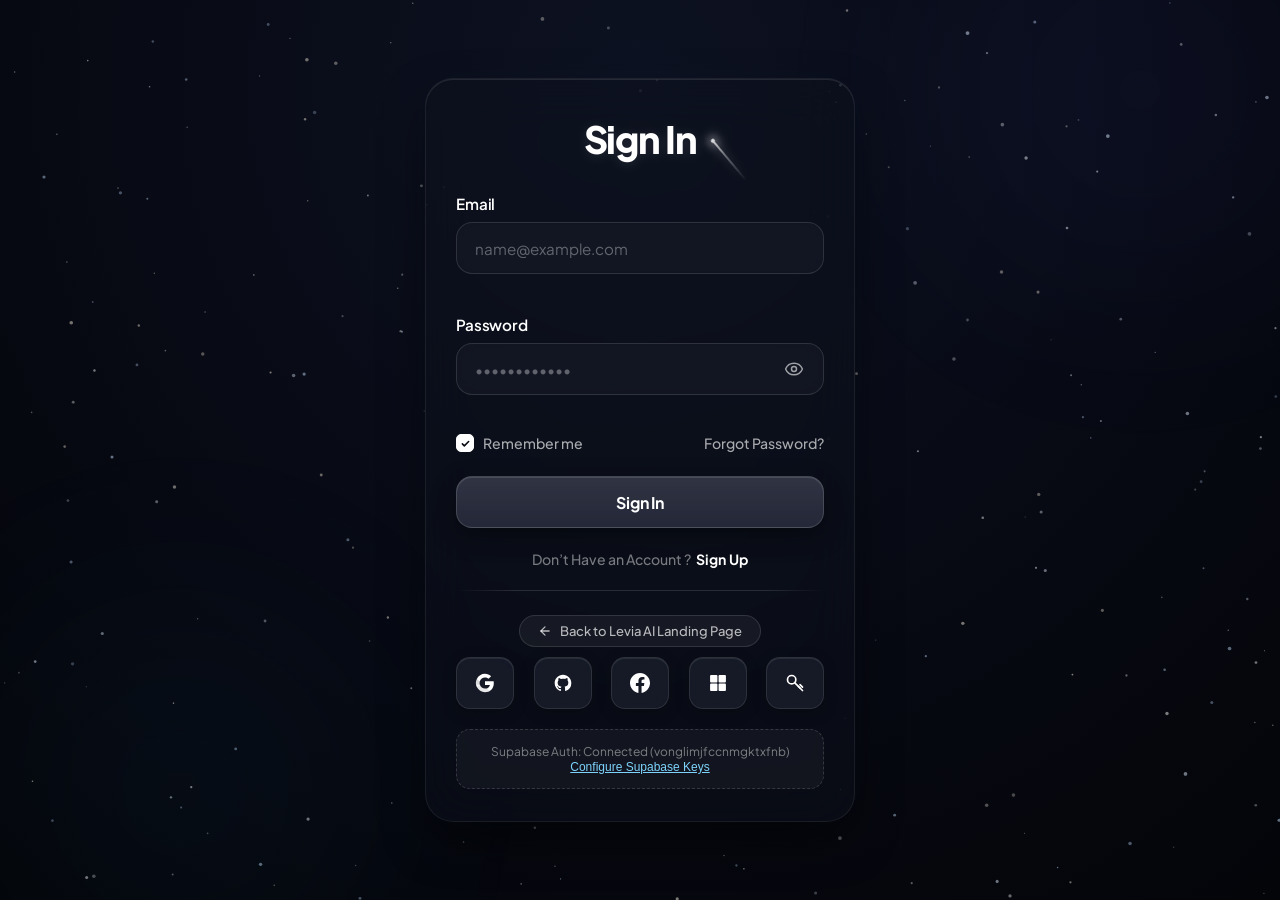
<file: index.html>
<!doctype html>
<html lang="en">
<head>
  <meta charset="utf-8" />
  <meta name="viewport" content="width=device-width, initial-scale=1" />
  <meta name="theme-color" content="#070709" />
  <meta name="description" content="Levia-AI — Central Persona Router" />
  <title>Levia-AI — Workspace Router</title>

  <link rel="preconnect" href="https://fonts.googleapis.com" />
  <link rel="preconnect" href="https://fonts.gstatic.com" crossorigin />
  <link href="https://fonts.googleapis.com/css2?family=Inter:wght@400;500;600;700&family=Plus+Jakarta+Sans:wght@600;700;800&display=swap" rel="stylesheet" />

  <style>
    :root {
      --bg: #070709;
      --surface: rgba(255, 255, 255, 0.05);
      --surface-border: rgba(255, 255, 255, 0.1);
      --purple: #7957ff;
      --lav: #b58aff;
      --lime: #a9e76f;
      --text: #f5f5f7;
      --muted: #8e8d9a;
      --sans: 'Inter', -apple-system, BlinkMacSystemFont, "Segoe UI", Roboto, sans-serif;
      --display: 'Plus Jakarta Sans', var(--sans);
    }

    *, *::before, *::after {
      box-sizing: border-box;
      margin: 0;
      padding: 0;
    }

    body {
      min-height: 100vh;
      background: radial-gradient(circle at 50% 20%, rgba(121, 87, 255, 0.12) 0%, transparent 50%),
                  radial-gradient(circle at 80% 80%, rgba(169, 231, 111, 0.06) 0%, transparent 45%),
                  var(--bg);
      color: var(--text);
      font-family: var(--sans);
      display: flex;
      flex-direction: column;
      align-items: center;
      justify-content: center;
      padding: 24px;
      overflow: hidden;
      -webkit-font-smoothing: antialiased;
    }

    .ambient-glow {
      position: fixed;
      width: 480px;
      height: 480px;
      border-radius: 50%;
      background: radial-gradient(circle, rgba(121, 87, 255, 0.22) 0%, transparent 70%);
      filter: blur(40px);
      pointer-events: none;
      animation: pulse 6s ease-in-out infinite alternate;
    }

    @keyframes pulse {
      0% { transform: scale(0.9) translate(-10px, -10px); opacity: 0.6; }
      100% { transform: scale(1.15) translate(10px, 10px); opacity: 0.9; }
    }

    .router-card {
      position: relative;
      z-index: 2;
      width: min(100%, 420px);
      background: var(--surface);
      border: 1px solid var(--surface-border);
      backdrop-filter: blur(24px);
      -webkit-backdrop-filter: blur(24px);
      border-radius: 24px;
      padding: 44px 32px 36px;
      display: flex;
      flex-direction: column;
      align-items: center;
      text-align: center;
      box-shadow: 0 25px 60px rgba(0, 0, 0, 0.5), 0 0 40px rgba(121, 87, 255, 0.1);
    }

    .brand-mark-wrapper {
      position: relative;
      margin-bottom: 24px;
    }

    .brand-mark {
      width: 64px;
      height: 64px;
      border-radius: 20px;
      background: linear-gradient(135deg, #7957ff, #b58aff);
      color: #fff;
      display: grid;
      place-items: center;
      box-shadow: 0 12px 30px rgba(121, 87, 255, 0.45);
      position: relative;
      z-index: 2;
    }

    .orbit-ring {
      position: absolute;
      inset: -8px;
      border: 1px dashed rgba(169, 231, 111, 0.45);
      border-radius: 26px;
      animation: spin 14s linear infinite;
    }

    @keyframes spin {
      100% { transform: rotate(360deg); }
    }

    .brand-name {
      font-family: var(--display);
      font-size: 26px;
      font-weight: 800;
      letter-spacing: -0.6px;
      color: #fff;
      margin-bottom: 6px;
    }

    .brand-tagline {
      font-size: 11px;
      font-weight: 700;
      letter-spacing: 1.5px;
      color: var(--muted);
      text-transform: uppercase;
      margin-bottom: 28px;
    }

    .loading-track {
      width: 140px;
      height: 3px;
      background: rgba(255, 255, 255, 0.1);
      border-radius: 99px;
      overflow: hidden;
      margin-bottom: 20px;
      position: relative;
    }

    .loading-bar {
      position: absolute;
      height: 100%;
      width: 45%;
      border-radius: inherit;
      background: linear-gradient(90deg, #7957ff, #a9e76f);
      box-shadow: 0 0 12px rgba(169, 231, 111, 0.6);
      animation: slide 1.4s ease-in-out infinite alternate;
    }

    @keyframes slide {
      0% { left: 0%; transform: translateX(0); }
      100% { left: 100%; transform: translateX(-100%); }
    }

    .status-text {
      font-size: 13px;
      color: #dedee6;
      line-height: 1.5;
      min-height: 20px;
      font-weight: 500;
    }

    /* Error Fallback View */
    .error-view {
      display: none;
      width: 100%;
    }

    .error-icon {
      width: 52px;
      height: 52px;
      border-radius: 16px;
      background: rgba(245, 101, 101, 0.15);
      border: 1px solid rgba(245, 101, 101, 0.3);
      color: #f56565;
      display: grid;
      place-items: center;
      margin: 0 auto 18px;
    }

    .error-title {
      font-family: var(--display);
      font-size: 18px;
      font-weight: 700;
      color: #fff;
      margin-bottom: 8px;
    }

    .error-desc {
      font-size: 12px;
      color: var(--muted);
      line-height: 1.6;
      margin-bottom: 24px;
    }

    .button-primary {
      display: inline-flex;
      align-items: center;
      justify-content: center;
      gap: 8px;
      width: 100%;
      border: 0;
      border-radius: 12px;
      padding: 12px 18px;
      font-size: 13px;
      font-weight: 700;
      background: var(--purple);
      color: white;
      cursor: pointer;
      box-shadow: 0 10px 24px rgba(121, 87, 255, 0.35);
      transition: all 0.2s ease;
      text-decoration: none;
    }

    .button-primary:hover {
      background: #6744f0;
      transform: translateY(-2px);
      box-shadow: 0 14px 28px rgba(121, 87, 255, 0.45);
    }

    .footer-note {
      position: absolute;
      bottom: 22px;
      font-size: 11px;
      color: rgba(255, 255, 255, 0.3);
      letter-spacing: 0.4px;
    }
  </style>

    <!-- UNIVERSAL UIVERSE.IO WIFI LOADER & SKELETON SCREEN -->
    <style id="universalLoaderStyle">
      #wifi-loader {
        --background: #62abff;
        --front-color: #7957FF;
        --back-color: rgba(121, 87, 255, 0.18);
        --text-color: #F1F5F9;
        width: 64px;
        height: 64px;
        border-radius: 50px;
        position: relative;
        display: flex;
        justify-content: center;
        align-items: center;
      }
      #wifi-loader svg {
        position: absolute;
        display: flex;
        justify-content: center;
        align-items: center;
      }
      #wifi-loader svg circle {
        position: absolute;
        fill: none;
        stroke-width: 6px;
        stroke-linecap: round;
        stroke-linejoin: round;
        transform: rotate(-100deg);
        transform-origin: center;
      }
      #wifi-loader svg circle.back {
        stroke: var(--back-color);
      }
      #wifi-loader svg circle.front {
        stroke: var(--front-color);
      }
      #wifi-loader svg.circle-outer {
        height: 86px;
        width: 86px;
      }
      #wifi-loader svg.circle-outer circle {
        stroke-dasharray: 62.75 188.25;
      }
      #wifi-loader svg.circle-outer circle.back {
        animation: circle-outer135 1.8s ease infinite 0.3s;
      }
      #wifi-loader svg.circle-outer circle.front {
        animation: circle-outer135 1.8s ease infinite 0.15s;
      }
      #wifi-loader svg.circle-middle {
        height: 60px;
        width: 60px;
      }
      #wifi-loader svg.circle-middle circle {
        stroke-dasharray: 42.5 127.5;
      }
      #wifi-loader svg.circle-middle circle.back {
        animation: circle-middle6123 1.8s ease infinite 0.25s;
      }
      #wifi-loader svg.circle-middle circle.front {
        animation: circle-middle6123 1.8s ease infinite 0.1s;
      }
      #wifi-loader svg.circle-inner {
        height: 34px;
        width: 34px;
      }
      #wifi-loader svg.circle-inner circle {
        stroke-dasharray: 22 66;
      }
      #wifi-loader svg.circle-inner circle.back {
        animation: circle-inner162 1.8s ease infinite 0.2s;
      }
      #wifi-loader svg.circle-inner circle.front {
        animation: circle-inner162 1.8s ease infinite 0.05s;
      }
      #wifi-loader .text {
        position: absolute;
        bottom: -46px;
        font-size: 13px;
        font-weight: 600;
        letter-spacing: 0.02em;
        font-family: -apple-system, BlinkMacSystemFont, "Segoe UI", Roboto, sans-serif;
        color: var(--text-color);
        white-space: nowrap;
      }
      #wifi-loader .text::before {
        content: attr(data-text);
      }
      @keyframes circle-outer135 {
        0% { stroke-dashoffset: 251; }
        50% { stroke-dashoffset: 62.75; }
        100% { stroke-dashoffset: -188.25; }
      }
      @keyframes circle-middle6123 {
        0% { stroke-dashoffset: 170; }
        50% { stroke-dashoffset: 42.5; }
        100% { stroke-dashoffset: -127.5; }
      }
      @keyframes circle-inner162 {
        0% { stroke-dashoffset: 88; }
        50% { stroke-dashoffset: 22; }
        100% { stroke-dashoffset: -66; }
      }
      .top-loader {
        position: fixed;
        top: 0;
        left: 0;
        right: 0;
        height: 3px;
        z-index: 1000000;
        pointer-events: none;
        background: rgba(112,69,245,.08);
        overflow: hidden;
        transition: opacity .4s ease;
      }
      .top-loader.loaded {
        opacity: 0;
      }
      .top-loader-bar {
        width: 40%;
        height: 100%;
        background: linear-gradient(90deg, transparent, #7957FF 35%, #A56BFF 70%, #25B982 100%);
        border-radius: 99px;
        animation: topLoaderSlide 1.3s cubic-bezier(0.4, 0, 0.2, 1) infinite;
        box-shadow: 0 0 12px rgba(121,87,255,.6);
      }
      @keyframes topLoaderSlide {
        0% { transform: translateX(-100%); }
        100% { transform: translateX(300%); }
      }
      .skeleton-screen-overlay {
        position: fixed;
        inset: 0;
        z-index: 99999;
        background: rgba(9, 9, 15, 0.96);
        backdrop-filter: blur(14px);
        -webkit-backdrop-filter: blur(14px);
        display: flex;
        flex-direction: column;
        align-items: center;
        justify-content: center;
        transition: opacity 0.4s ease, visibility 0.4s ease;
        padding: 30px;
      }
      .skeleton-screen-overlay.loaded {
        opacity: 0;
        visibility: hidden;
        pointer-events: none;
      }
      .skeleton-center-wrap {
        margin-bottom: 44px;
        display: flex;
        flex-direction: column;
        align-items: center;
        justify-content: center;
      }
      .skeleton-grid-preview {
        width: 100%;
        max-width: 1100px;
        display: flex;
        flex-direction: column;
        gap: 18px;
        opacity: 0.45;
      }
      .skel-row, .skel-card, .skel-panel {
        border-radius: 16px;
        background: linear-gradient(100deg, rgba(121,87,255,.05) 30%, rgba(169,231,111,.14) 50%, rgba(121,87,255,.05) 70%);
        background-size: 200% 100%;
        animation: shimmer 1.4s infinite ease-in-out;
        border: 1px solid rgba(255,255,255,.08);
      }
      @keyframes shimmer {
        0% { background-position: 200% 0; }
        100% { background-position: -200% 0; }
      }
      .skel-cards-row {
        display: grid;
        grid-template-columns: repeat(4, 1fr);
        gap: 16px;
      }
      .skel-panels-row {
        display: flex;
        gap: 18px;
      }
      @media (max-width: 860px) {
        .skel-cards-row { grid-template-columns: repeat(2, 1fr); }
        .skel-panels-row { flex-direction: column; }
      }
    </style>
  
</head>
<body>

  <!-- UNIVERSAL UIVERSE.IO WIFI LOADER & SKELETON SCREEN -->
  <div class="top-loader" id="topLoader"><div class="top-loader-bar"></div></div>
  <div class="skeleton-screen-overlay" id="skeletonScreen">
    <div class="skeleton-center-wrap">
      <div id="wifi-loader">
        <svg class="circle-outer" viewBox="0 0 86 86">
          <circle class="back" cx="43" cy="43" r="40"></circle>
          <circle class="front" cx="43" cy="43" r="40"></circle>
          <circle class="new" cx="43" cy="43" r="40"></circle>
        </svg>
        <svg class="circle-middle" viewBox="0 0 60 60">
          <circle class="back" cx="30" cy="30" r="27"></circle>
          <circle class="front" cx="30" cy="30" r="27"></circle>
        </svg>
        <svg class="circle-inner" viewBox="0 0 34 34">
          <circle class="back" cx="17" cy="17" r="14"></circle>
          <circle class="front" cx="17" cy="17" r="14"></circle>
        </svg>
        <div class="text" data-text="Loading Levia-AI..."></div>
      </div>
    </div>
    <div class="skeleton-grid-preview">
      <div class="skel-row" style="height: 100px; border-radius: 18px;"></div>
      <div class="skel-cards-row">
        <div class="skel-card" style="height: 120px;"></div>
        <div class="skel-card" style="height: 120px;"></div>
        <div class="skel-card" style="height: 120px;"></div>
        <div class="skel-card" style="height: 120px;"></div>
      </div>
      <div class="skel-panels-row">
        <div class="skel-panel" style="height: 250px; flex: 1.5;"></div>
        <div class="skel-panel" style="height: 250px; flex: 1;"></div>
      </div>
    </div>
  </div>

  <script id="universalLoaderScript">
    (function() {
      function dismissUniversalLoader() {
        var skel = document.getElementById('skeletonScreen');
        var topL = document.getElementById('topLoader');
        if (skel) skel.classList.add('loaded');
        if (topL) topL.classList.add('loaded');
        setTimeout(function() {
          if (skel) skel.style.display = 'none';
          if (topL) topL.style.display = 'none';
        }, 400);
      }
      if (document.readyState === 'complete') {
        setTimeout(dismissUniversalLoader, 650);
      } else {
        window.addEventListener('load', function() {
          setTimeout(dismissUniversalLoader, 650);
        });
        setTimeout(dismissUniversalLoader, 2000);
      }
    })();
  </script>
  

  <div class="ambient-glow"></div>

  <main class="router-card" id="router-container">
    <!-- Active Loading Flow -->
    <div id="router-loader" style="width: 100%; display: flex; flex-direction: column; align-items: center;">
      <div class="brand-mark-wrapper" data-testid="router-brand">
        <div class="orbit-ring"></div>
        <div class="brand-mark">
          <svg width="28" height="28" viewBox="0 0 24 24" fill="none" stroke="currentColor" stroke-width="2.2" stroke-linecap="round" stroke-linejoin="round">
            <path d="m12 3 1.8 5.2L19 10l-5.2 1.8L12 17l-1.8-5.2L5 10l5.2-1.8L12 3Z"/>
            <path d="m19 16 .7 2.3L22 19l-2.3.7L19 22l-.7-2.3L16 19l2.3-.7L19 16Z"/>
          </svg>
        </div>
      </div>
      <h1 class="brand-name">Levia-AI</h1>
      <p class="brand-tagline">Intelligent Creative Workspace</p>

      <div class="loading-track">
        <div class="loading-bar"></div>
      </div>
      <p class="status-text" id="router-status" data-testid="router-status">Initializing workspace...</p>
    </div>

    <!-- Error Screen Fallback -->
    <div class="error-view" id="router-error" data-testid="router-error">
      <div class="error-icon">
        <svg width="24" height="24" viewBox="0 0 24 24" fill="none" stroke="currentColor" stroke-width="2" stroke-linecap="round" stroke-linejoin="round">
          <circle cx="12" cy="12" r="10"/>
          <line x1="12" y1="8" x2="12" y2="12"/>
          <line x1="12" y1="16" x2="12.01" y2="16"/>
        </svg>
      </div>
      <h2 class="error-title">Workspace Unavailable</h2>
      <p class="error-desc" id="error-message">The requested workspace could not be opened or has not been configured yet.</p>
      <button class="button-primary" id="returnPersonaBtn" data-testid="return-persona-button" onclick="window.CreatorRouter.returnToPersonaSelection()">
        <span>Return to Persona Selection</span>
        <svg width="15" height="15" viewBox="0 0 24 24" fill="none" stroke="currentColor" stroke-width="2" stroke-linecap="round" stroke-linejoin="round">
          <path d="M5 12h14M13 6l6 6-6 6"/>
        </svg>
      </button>
    </div>
  </main>

  <footer class="footer-note">Levia-AI · Autonomous Workspace Architecture</footer>

  <!-- Supabase JS & CreatorOS Auth Integration -->
  <script src="supabase-config.js"></script>
  <script src="supabase.min.js"></script>
  <script>
    if (!window.supabase) {
      document.write('<script src="https://cdn.jsdelivr.net/npm/@supabase/supabase-js@2"><\/script>');
    }
  </script>
  <script src="auth.js"></script>

  <script>
    (function () {
      "use strict";

      // Exact Persona Routing Map as defined by CreatorOS specifications
      const PERSONA_ROUTES = Object.freeze({
        content_creator: "creator.html",
        product_builder: "Product%20based.html",
        freelancer: "Freelancer.html",
        advertiser: "advertisor.html"
      });

      const PERSONA_LABELS = Object.freeze({
        content_creator: "Content Creator",
        product_builder: "Product Builder",
        freelancer: "Freelancer",
        advertiser: "Advertiser"
      });

      const STORAGE_KEY = "creatoros_persona";

      function getSavedPersona() {
        try {
          return localStorage.getItem(STORAGE_KEY);
        } catch (e) {
          return null;
        }
      }

      function clearSavedPersona() {
        try {
          localStorage.removeItem(STORAGE_KEY);
          localStorage.removeItem("creatoros_onboarding");
        } catch (e) {}
      }

      function showError(message) {
        const loader = document.getElementById("router-loader");
        const errorBox = document.getElementById("router-error");
        const errorMsg = document.getElementById("error-message");
        if (loader) loader.style.display = "none";
        if (errorBox) errorBox.style.display = "block";
        if (errorMsg && message) errorMsg.textContent = message;
      }

      async function routeUser() {
        const statusEl = document.getElementById("router-status");

        // Allow simulation of error screen via query param for testing / edge case handling
        const urlParams = new URLSearchParams(window.location.search);
        if (urlParams.get("error") === "missing") {
          showError("Dashboard file could not be located on this device.");
          return;
        }

        // STEP 1 & 2: Check for valid Supabase session
        if (statusEl) statusEl.textContent = "Verifying session...";
        const { user } = await CreatorAuth.getSession();

        // STEP 3: If no session exists, redirect to signin.html
        if (!user) {
          // If legacy standalone router test mode is requested without auth
          if (urlParams.get("test_mode") === "standalone") {
            const legacyPersona = getSavedPersona();
            if (!legacyPersona || !legacyPersona.trim()) {
              if (statusEl) statusEl.textContent = "Redirecting to persona setup...";
              setTimeout(() => { window.location.href = "persona.html"; }, 250);
              return;
            }
            if (PERSONA_ROUTES[legacyPersona]) {
              if (statusEl) statusEl.textContent = "Opening " + (PERSONA_LABELS[legacyPersona] || "your") + " workspace...";
              setTimeout(() => { window.location.href = PERSONA_ROUTES[legacyPersona]; }, 300);
              return;
            }
            clearSavedPersona();
            setTimeout(() => { window.location.href = "persona.html"; }, 250);
            return;
          }

          if (statusEl) statusEl.textContent = "Redirecting to sign in...";
          setTimeout(function () {
            window.location.href = "signin.html";
          }, 250);
          return;
        }

        // STEP 5: Retrieve user's authoritative profile from Supabase
        if (statusEl) statusEl.textContent = "Loading your Levia-AI profile...";
        const profile = await CreatorAuth.getUserProfile(user.id);

        // STEP 6: If profile does not exist or onboarding incomplete -> route to persona.html
        if (!profile || !profile.onboarding_completed || !profile.selected_persona) {
          if (statusEl) statusEl.textContent = "Directing to persona setup...";
          setTimeout(function () {
            window.location.href = "persona.html";
          }, 250);
          return;
        }

        // STEP 7: Onboarding complete -> retrieve saved persona and route to dashboard
        const persona = profile.selected_persona;
        const targetDashboard = PERSONA_ROUTES[persona];

        if (targetDashboard) {
          const label = PERSONA_LABELS[persona] || "your";
          if (statusEl) statusEl.textContent = "Opening " + label + " workspace...";
          try { localStorage.setItem(STORAGE_KEY, persona); } catch (e) {}
          setTimeout(function () {
            try {
              window.location.href = targetDashboard;
            } catch (err) {
              showError("Could not open " + targetDashboard + ". Please check file permissions.");
            }
          }, 300);
          return;
        }

        // Invalid persona in profile -> clear and go to persona.html
        console.warn("Unrecognized persona in database profile:", persona);
        clearSavedPersona();
        if (statusEl) statusEl.textContent = "Resetting persona preferences...";
        setTimeout(function () {
          window.location.href = "persona.html";
        }, 250);
      }

      // Public API for programmatic routing and testing
      window.CreatorRouter = {
        routeUser: routeUser,
        showError: showError,
        PERSONA_ROUTES: PERSONA_ROUTES,
        PERSONA_LABELS: PERSONA_LABELS,
        STORAGE_KEY: STORAGE_KEY,
        setPersonaAndRoute: function (personaId) {
          if (PERSONA_ROUTES[personaId]) {
            localStorage.setItem(STORAGE_KEY, personaId);
            window.location.href = PERSONA_ROUTES[personaId];
          } else {
            showError("Invalid persona selected: " + personaId);
          }
        },
        returnToPersonaSelection: function () {
          clearSavedPersona();
          window.location.href = "persona.html";
        }
      };

      if (document.readyState === "loading") {
        document.addEventListener("DOMContentLoaded", routeUser);
      } else {
        routeUser();
      }
    })();
  </script>
</body>
</html>
</file>
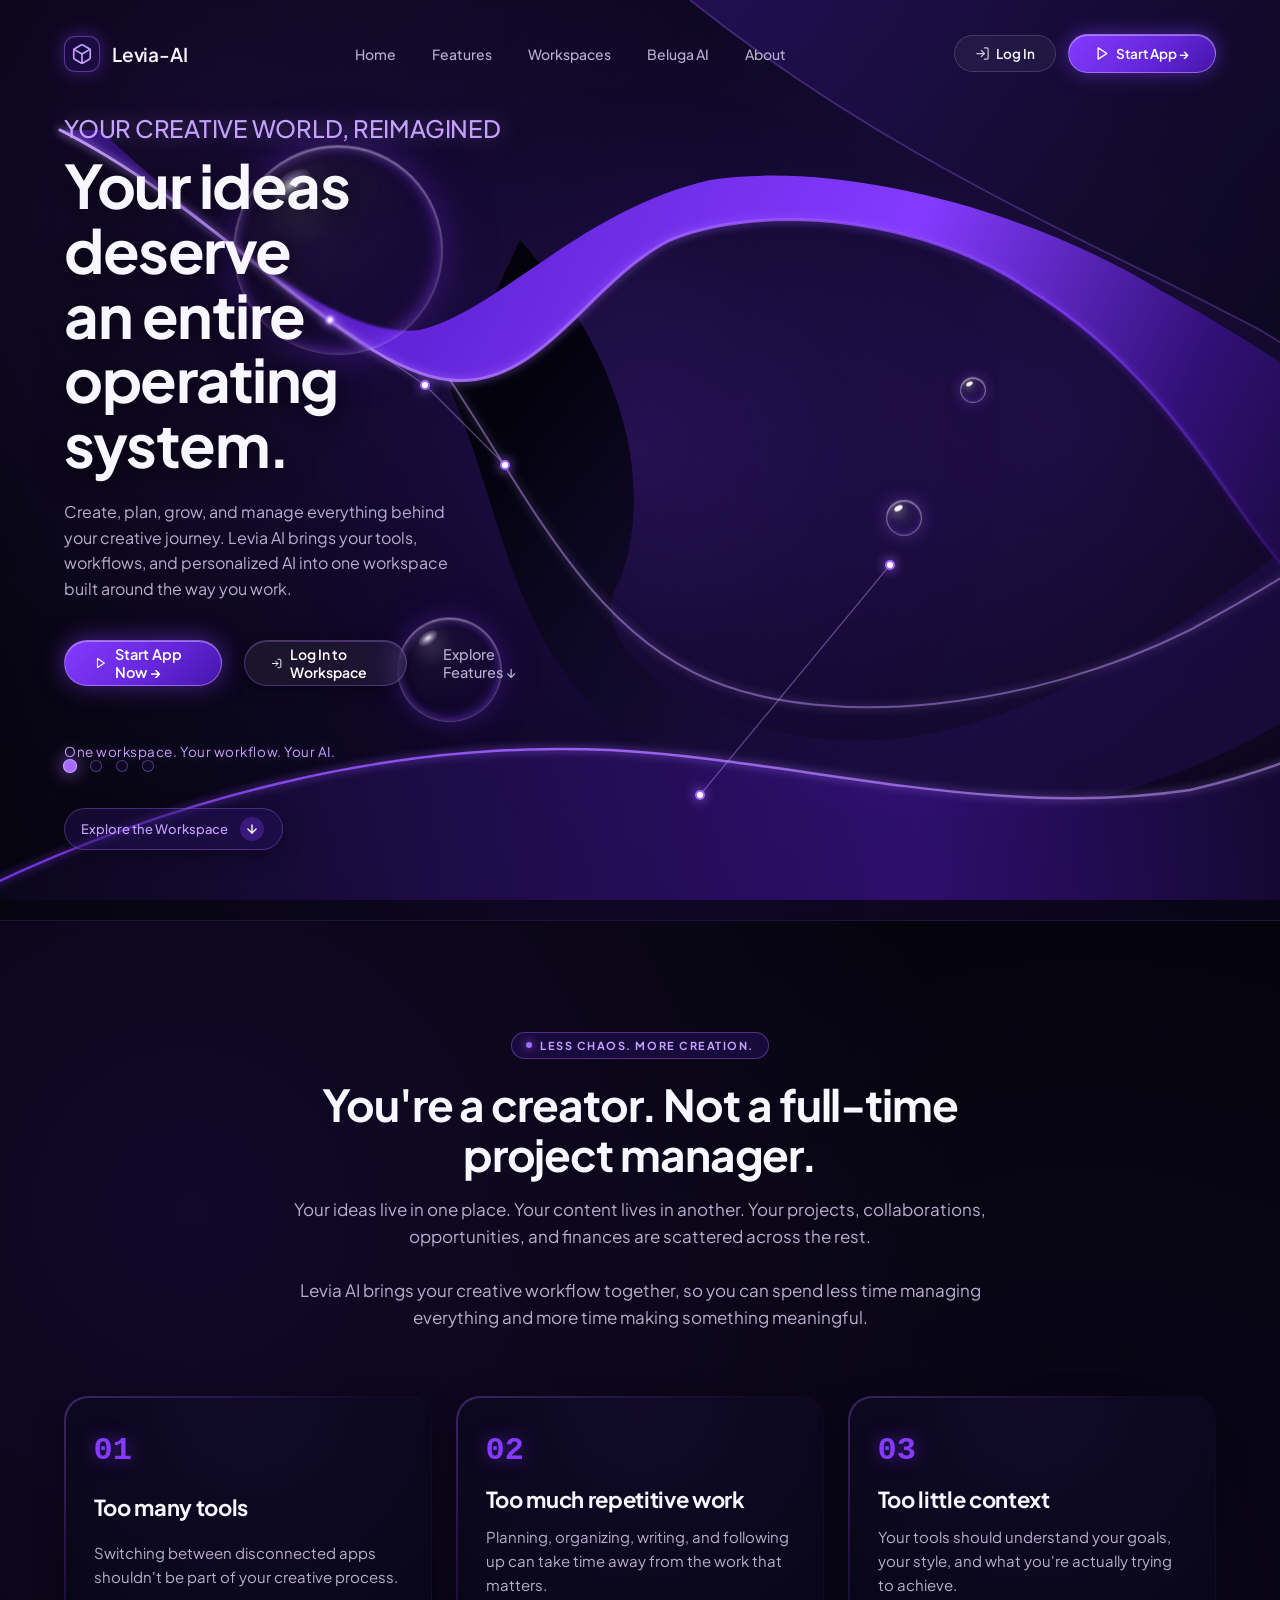
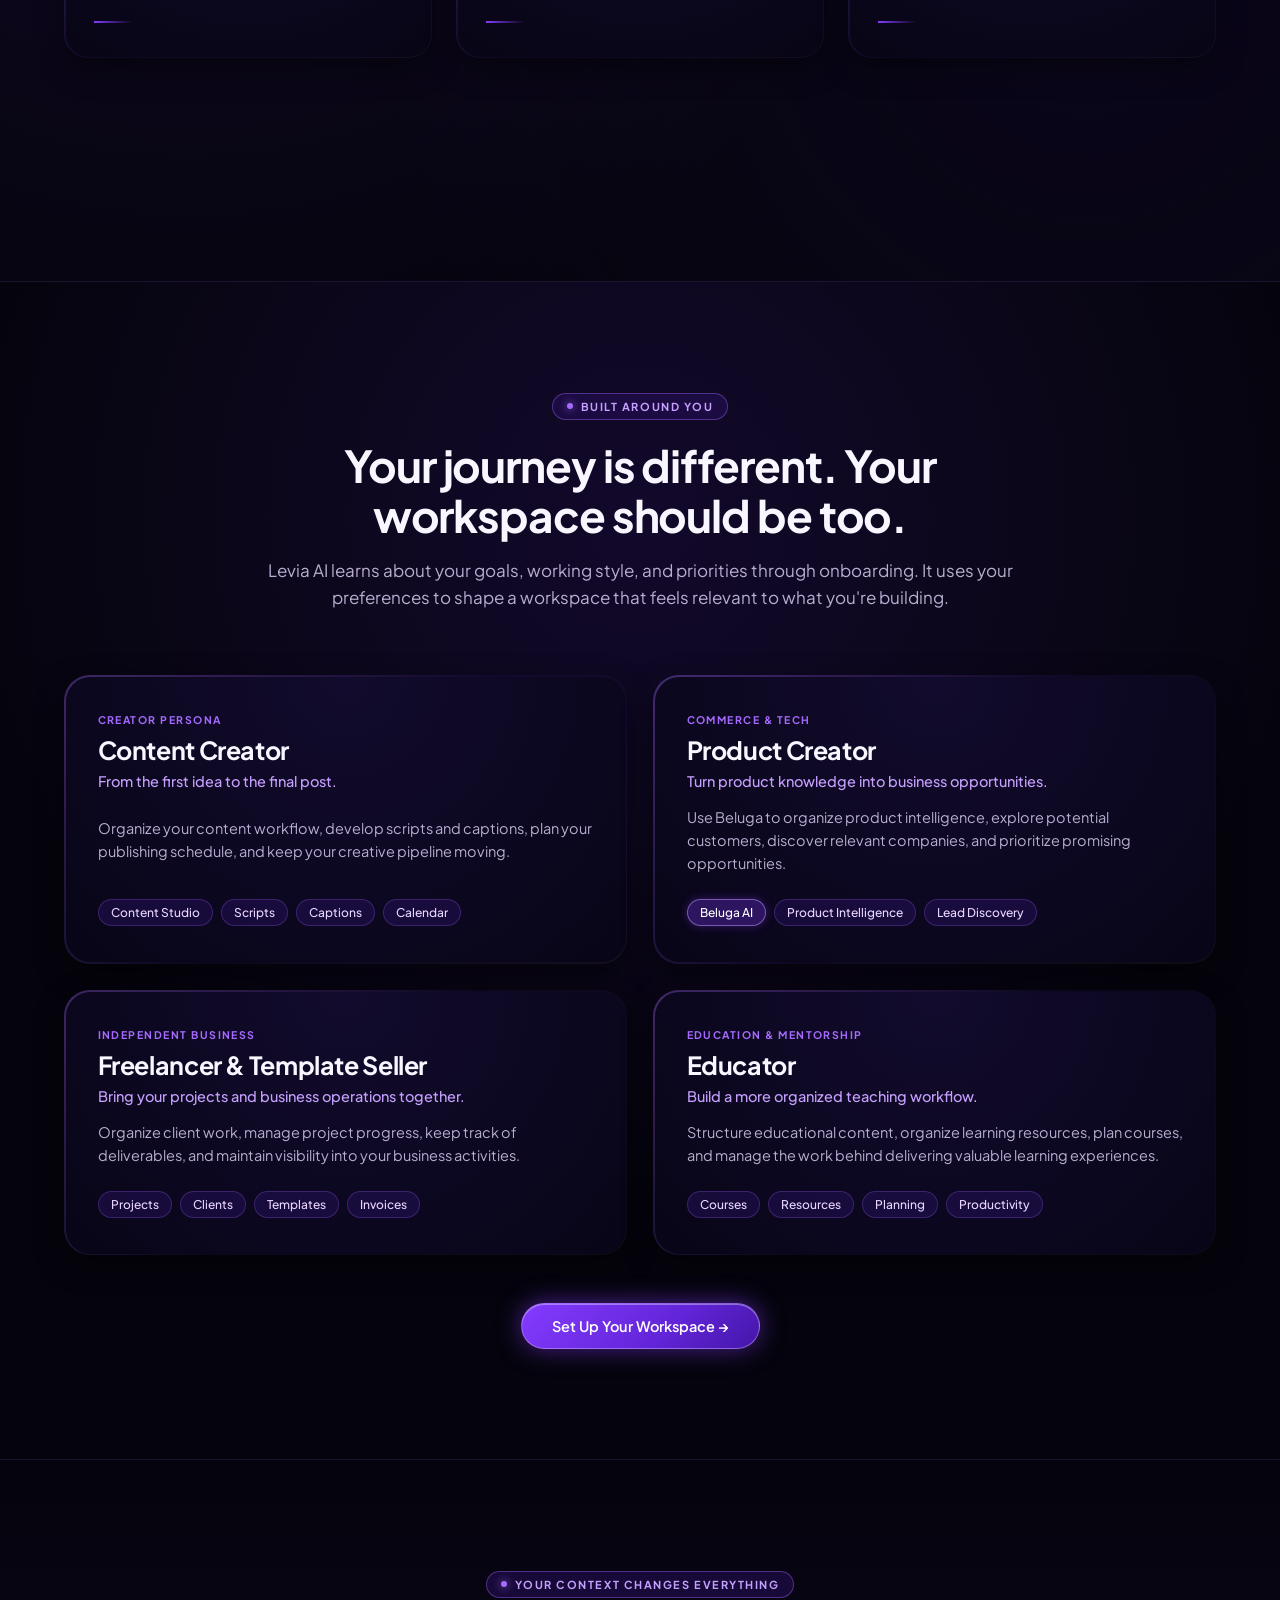
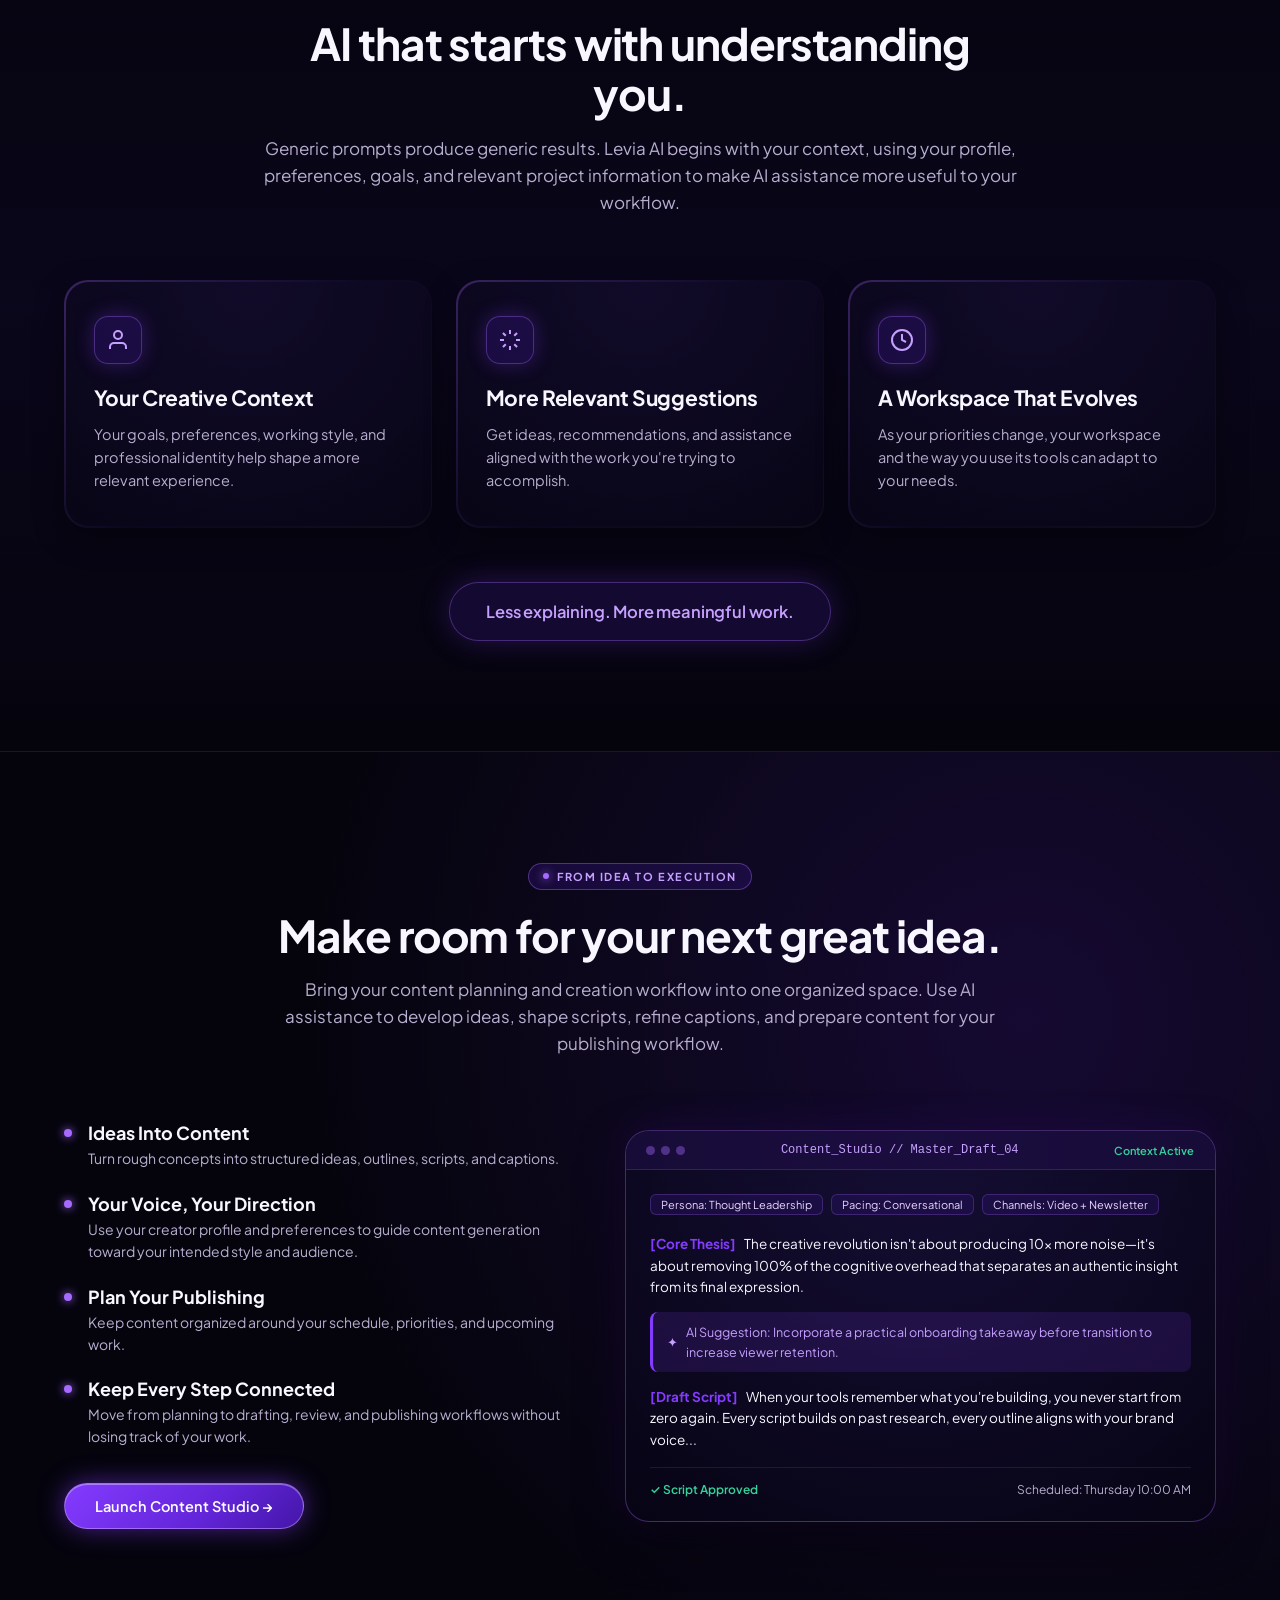
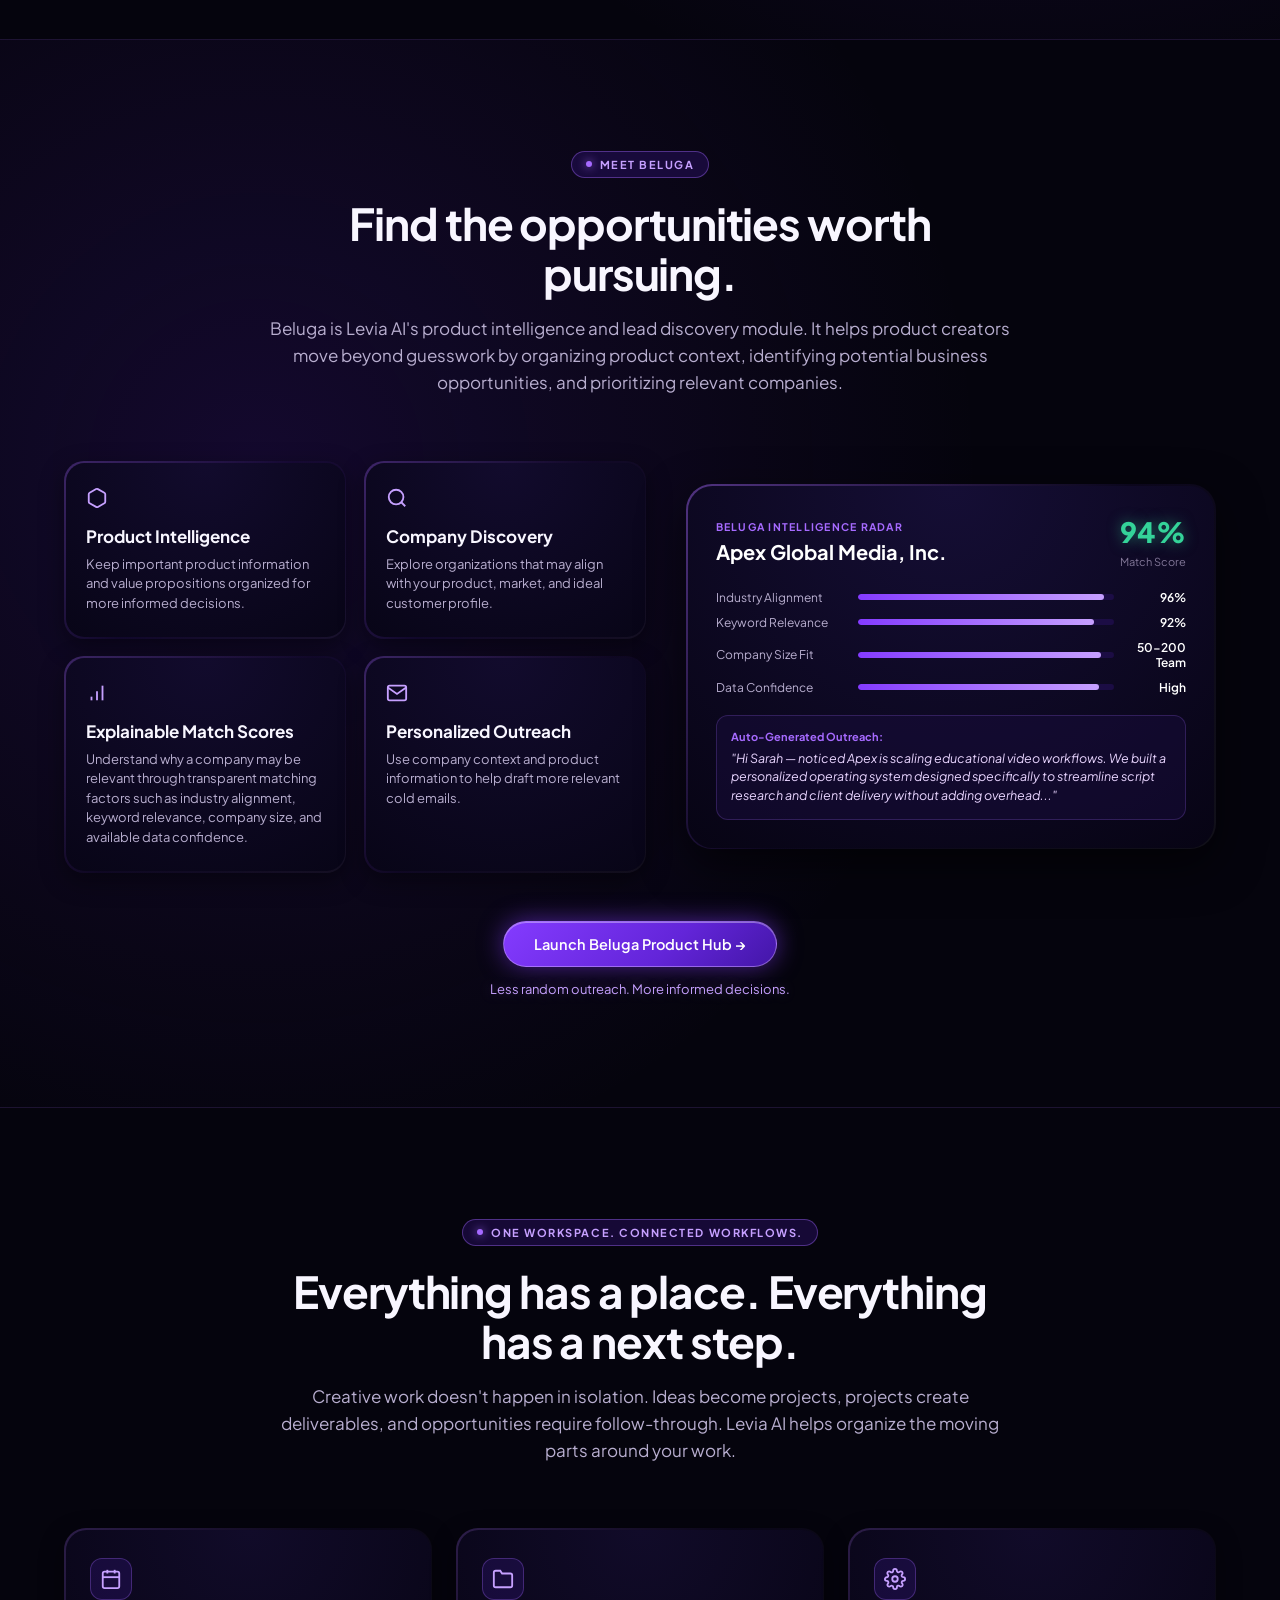
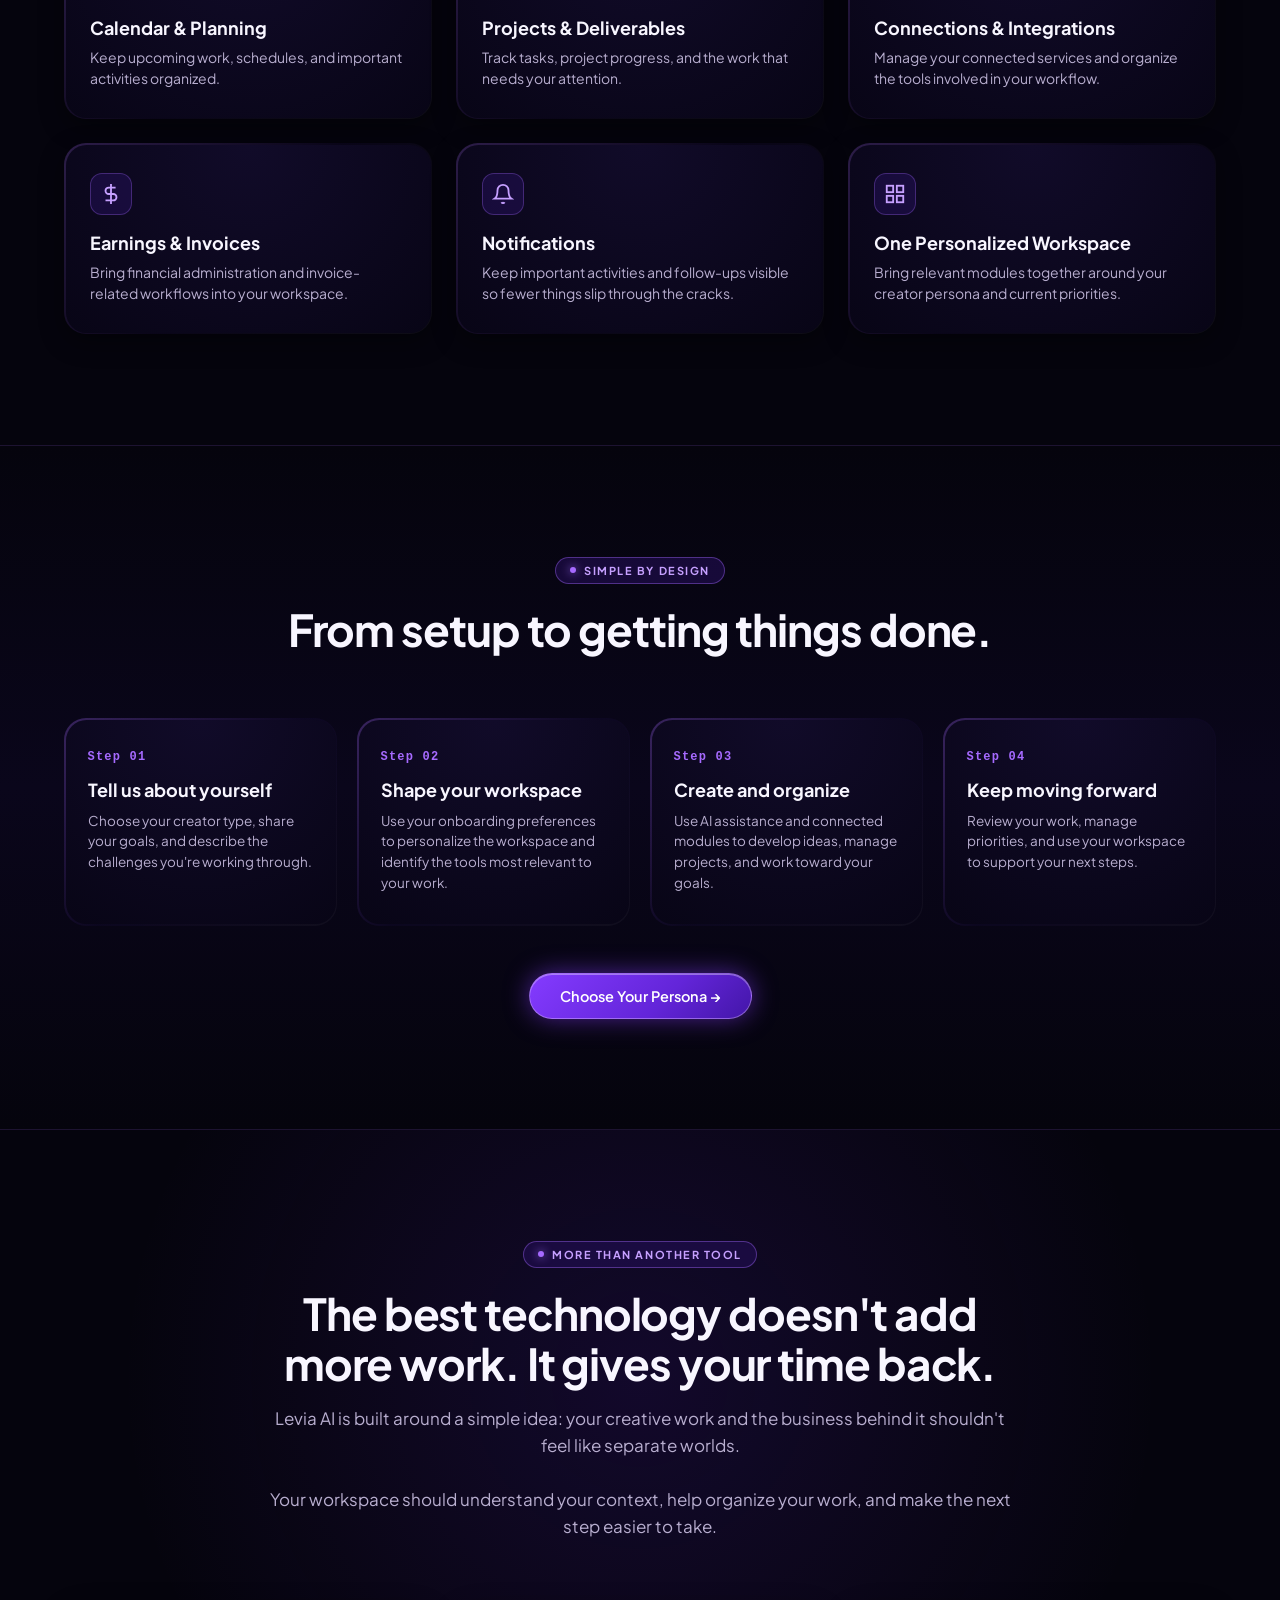
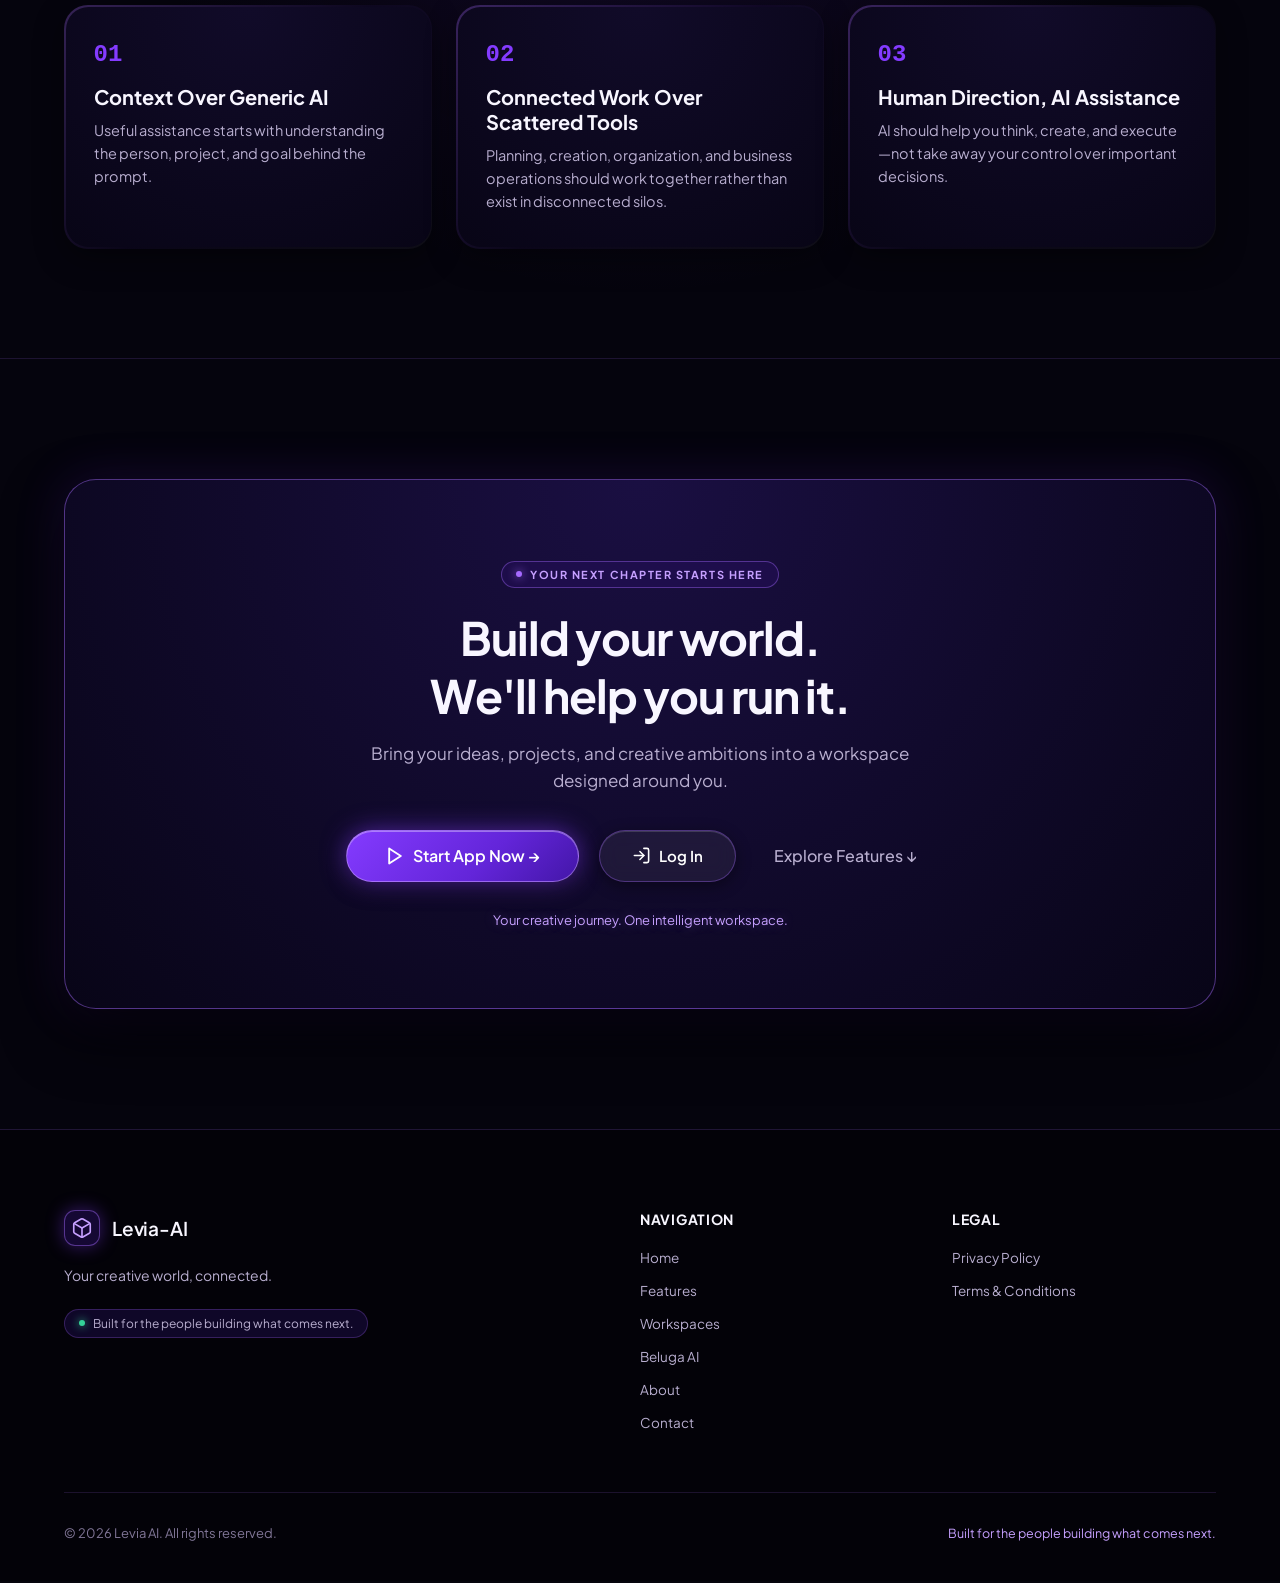
<file: landpage/index.html>
<!DOCTYPE html>
<html lang="en">
<head>
  <meta charset="UTF-8">
  <meta name="viewport" content="width=device-width, initial-scale=1.0">
  <title>Levia-AI — Your creativity. Your business. One intelligent workspace.</title>

  <!-- Google Fonts: Plus Jakarta Sans & Inter -->
  <link rel="preconnect" href="https://fonts.googleapis.com">
  <link rel="preconnect" href="https://fonts.gstatic.com" crossorigin>
  <link href="https://fonts.googleapis.com/css2?family=Plus+Jakarta+Sans:wght@300;400;500;600;700;800&family=Inter:wght@300;400;500;600;700&display=swap" rel="stylesheet">

  <!-- External Stylesheet -->
  <link rel="stylesheet" href="styles.css">

    <!-- UNIVERSAL UIVERSE.IO WIFI LOADER & SKELETON SCREEN -->
    <style id="universalLoaderStyle">
      #wifi-loader {
        --background: #62abff;
        --front-color: #843BFF;
        --back-color: rgba(132, 59, 255, 0.2);
        --text-color: #F1F5F9;
        width: 64px;
        height: 64px;
        border-radius: 50px;
        position: relative;
        display: flex;
        justify-content: center;
        align-items: center;
      }
      #wifi-loader svg {
        position: absolute;
        display: flex;
        justify-content: center;
        align-items: center;
      }
      #wifi-loader svg circle {
        position: absolute;
        fill: none;
        stroke-width: 6px;
        stroke-linecap: round;
        stroke-linejoin: round;
        transform: rotate(-100deg);
        transform-origin: center;
      }
      #wifi-loader svg circle.back { stroke: var(--back-color); }
      #wifi-loader svg circle.front { stroke: var(--front-color); }
      #wifi-loader svg.circle-outer { height: 86px; width: 86px; }
      #wifi-loader svg.circle-outer circle { stroke-dasharray: 62.75 188.25; }
      #wifi-loader svg.circle-outer circle.back { animation: circle-outer135 1.8s ease infinite 0.3s; }
      #wifi-loader svg.circle-outer circle.front { animation: circle-outer135 1.8s ease infinite 0.15s; }
      #wifi-loader svg.circle-middle { height: 60px; width: 60px; }
      #wifi-loader svg.circle-middle circle { stroke-dasharray: 42.5 127.5; }
      #wifi-loader svg.circle-middle circle.back { animation: circle-middle6123 1.8s ease infinite 0.25s; }
      #wifi-loader svg.circle-middle circle.front { animation: circle-middle6123 1.8s ease infinite 0.1s; }
      #wifi-loader svg.circle-inner { height: 34px; width: 34px; }
      #wifi-loader svg.circle-inner circle { stroke-dasharray: 22 66; }
      #wifi-loader svg.circle-inner circle.back { animation: circle-inner162 1.8s ease infinite 0.2s; }
      #wifi-loader svg.circle-inner circle.front { animation: circle-inner162 1.8s ease infinite 0.05s; }
      #wifi-loader .text {
        position: absolute;
        bottom: -46px;
        font-size: 13px;
        font-weight: 600;
        letter-spacing: 0.02em;
        font-family: 'Plus Jakarta Sans', sans-serif;
        color: var(--text-color);
        white-space: nowrap;
      }
      #wifi-loader .text::before { content: attr(data-text); }
      @keyframes circle-outer135 { 0% { stroke-dashoffset: 251; } 50% { stroke-dashoffset: 62.75; } 100% { stroke-dashoffset: -188.25; } }
      @keyframes circle-middle6123 { 0% { stroke-dashoffset: 170; } 50% { stroke-dashoffset: 42.5; } 100% { stroke-dashoffset: -127.5; } }
      @keyframes circle-inner162 { 0% { stroke-dashoffset: 88; } 50% { stroke-dashoffset: 22; } 100% { stroke-dashoffset: -66; } }

      .top-loader {
        position: fixed;
        top: 0;
        left: 0;
        right: 0;
        height: 3px;
        z-index: 1000000;
        pointer-events: none;
        background: rgba(132, 59, 255, 0.08);
        overflow: hidden;
        transition: opacity .4s ease;
      }
      .top-loader.loaded { opacity: 0; }
      .top-loader-bar {
        width: 40%;
        height: 100%;
        background: linear-gradient(90deg, transparent, #843BFF 35%, #C6A0FF 70%, #A9E76F 100%);
        border-radius: 99px;
        animation: topLoaderSlide 1.3s cubic-bezier(0.4, 0, 0.2, 1) infinite;
        box-shadow: 0 0 12px rgba(132, 59, 255, 0.6);
      }
      @keyframes topLoaderSlide { 0% { transform: translateX(-100%); } 100% { transform: translateX(300%); } }

      .skeleton-screen-overlay {
        position: fixed;
        inset: 0;
        z-index: 99999;
        background: #05040D;
        backdrop-filter: blur(14px);
        -webkit-backdrop-filter: blur(14px);
        display: flex;
        flex-direction: column;
        align-items: center;
        justify-content: center;
        transition: opacity 0.4s ease, visibility 0.4s ease;
        padding: 30px;
      }
      .skeleton-screen-overlay.loaded { opacity: 0; visibility: hidden; pointer-events: none; }
      .skeleton-center-wrap { margin-bottom: 44px; display: flex; flex-direction: column; align-items: center; justify-content: center; }
      .skeleton-grid-preview { width: 100%; max-width: 1100px; display: flex; flex-direction: column; gap: 18px; opacity: 0.4; }
      .skel-row, .skel-card, .skel-panel {
        border-radius: 16px;
        background: linear-gradient(100deg, rgba(132,59,255,.05) 30%, rgba(198,160,255,.14) 50%, rgba(132,59,255,.05) 70%);
        background-size: 200% 100%;
        animation: shimmer 1.4s infinite ease-in-out;
        border: 1px solid rgba(255,255,255,.08);
      }
      @keyframes shimmer { 0% { background-position: 200% 0; } 100% { background-position: -200% 0; } }
      .skel-cards-row { display: grid; grid-template-columns: repeat(4, 1fr); gap: 16px; }
      .skel-panels-row { display: flex; gap: 18px; }
      @media (max-width: 860px) {
        .skel-cards-row { grid-template-columns: repeat(2, 1fr); }
        .skel-panels-row { flex-direction: column; }
      }
    </style>
  
</head>
<body>

  <!-- UNIVERSAL UIVERSE.IO WIFI LOADER & SKELETON SCREEN -->
  <div class="top-loader" id="topLoader"><div class="top-loader-bar"></div></div>
  <div class="skeleton-screen-overlay" id="skeletonScreen">
    <div class="skeleton-center-wrap">
      <div id="wifi-loader">
        <svg class="circle-outer" viewBox="0 0 86 86">
          <circle class="back" cx="43" cy="43" r="40"></circle>
          <circle class="front" cx="43" cy="43" r="40"></circle>
          <circle class="new" cx="43" cy="43" r="40"></circle>
        </svg>
        <svg class="circle-middle" viewBox="0 0 60 60">
          <circle class="back" cx="30" cy="30" r="27"></circle>
          <circle class="front" cx="30" cy="30" r="27"></circle>
        </svg>
        <svg class="circle-inner" viewBox="0 0 34 34">
          <circle class="back" cx="17" cy="17" r="14"></circle>
          <circle class="front" cx="17" cy="17" r="14"></circle>
        </svg>
        <div class="text" data-text="Loading Levia-AI..."></div>
      </div>
    </div>
    <div class="skeleton-grid-preview">
      <div class="skel-row" style="height: 100px; border-radius: 18px;"></div>
      <div class="skel-cards-row">
        <div class="skel-card" style="height: 120px;"></div>
        <div class="skel-card" style="height: 120px;"></div>
        <div class="skel-card" style="height: 120px;"></div>
        <div class="skel-card" style="height: 120px;"></div>
      </div>
      <div class="skel-panels-row">
        <div class="skel-panel" style="height: 250px; flex: 1.5;"></div>
        <div class="skel-panel" style="height: 250px; flex: 1;"></div>
      </div>
    </div>
  </div>

  <script id="universalLoaderScript">
    (function() {
      function dismissUniversalLoader() {
        var skel = document.getElementById('skeletonScreen');
        var topL = document.getElementById('topLoader');
        if (skel) skel.classList.add('loaded');
        if (topL) topL.classList.add('loaded');
        setTimeout(function() {
          if (skel) skel.style.display = 'none';
          if (topL) topL.style.display = 'none';
        }, 400);
      }
      if (document.readyState === 'complete') {
        setTimeout(dismissUniversalLoader, 650);
      } else {
        window.addEventListener('load', function() {
          setTimeout(dismissUniversalLoader, 650);
        });
        setTimeout(dismissUniversalLoader, 2000);
      }
    })();
  </script>
  

  <!-- =====================================================================
       FULL-PAGE SEAMLESS LANDING PAGE (No bounding box, full-bleed edge-to-edge)
       ===================================================================== -->
  <div class="full-page-hero">

    <!-- Interactive Mouse Spotlight Aura -->
    <div id="cursor-spotlight" class="cursor-spotlight-glow" aria-hidden="true"></div>

    <!-- ===================================================================
         FULL-SCREEN BACKGROUND ARTWORK: 3D ABSTRACT FLUID WAVE & TRANSLUCENT CIRCLES
         (Image 1 Continuous Wave Geometry + Image 2 Purple Lighting & Translucency)
         =================================================================== -->
    <div class="full-page-artwork-layer" aria-hidden="true">
      
      <!-- Scalable SVG Fluid Wave Artwork spanning the full screen -->
      <svg class="fluid-wave-svg" viewBox="0 0 1600 900" preserveAspectRatio="xMidYMid slice" fill="none" xmlns="http://www.w3.org/2000/svg">
        <defs>
          <!-- Glow Filters for Neon Edge Lighting -->
          <filter id="waveGlow" x="-20%" y="-20%" width="140%" height="140%">
            <feGaussianBlur in="SourceGraphic" stdDeviation="8" result="blur" />
            <feMerge>
              <feMergeNode in="blur" />
              <feMergeNode in="SourceGraphic" />
            </feMerge>
          </filter>

          <filter id="subtleGlow" x="-10%" y="-10%" width="120%" height="120%">
            <feGaussianBlur in="SourceGraphic" stdDeviation="4" result="blur" />
            <feMerge>
              <feMergeNode in="blur" />
              <feMergeNode in="SourceGraphic" />
            </feMerge>
          </filter>

          <!-- Gradient 1: Deep Background Wave Surface -->
          <linearGradient id="bgWaveGrad" x1="800" y1="50" x2="1600" y2="700" gradientUnits="userSpaceOnUse">
            <stop offset="0%" stop-color="#25105A" stop-opacity="0.85" />
            <stop offset="45%" stop-color="#120B2D" stop-opacity="0.9" />
            <stop offset="100%" stop-color="#05040D" stop-opacity="0.95" />
          </linearGradient>

          <!-- Gradient 2: Main Flowing Wave Crest & Body -->
          <linearGradient id="mainWaveGrad" x1="280" y1="160" x2="1500" y2="750" gradientUnits="userSpaceOnUse">
            <stop offset="0%" stop-color="#321078" />
            <stop offset="25%" stop-color="#6325D9" />
            <stop offset="55%" stop-color="#843BFF" />
            <stop offset="78%" stop-color="#321078" />
            <stop offset="100%" stop-color="#0B071B" />
          </linearGradient>

          <!-- Gradient 3: Luminous Ridge Stroke -->
          <linearGradient id="ridgeStrokeGrad" x1="300" y1="130" x2="1550" y2="600" gradientUnits="userSpaceOnUse">
            <stop offset="0%" stop-color="#C6A0FF" stop-opacity="0.95" />
            <stop offset="35%" stop-color="#A66AFF" stop-opacity="0.85" />
            <stop offset="70%" stop-color="#843BFF" stop-opacity="0.75" />
            <stop offset="100%" stop-color="#321078" stop-opacity="0.2" />
          </linearGradient>

          <!-- Gradient 4: Underside Deep Shadow Fold -->
          <linearGradient id="foldShadowGrad" x1="720" y1="360" x2="1150" y2="750" gradientUnits="userSpaceOnUse">
            <stop offset="0%" stop-color="#02020A" stop-opacity="0.95" />
            <stop offset="50%" stop-color="#120B2D" stop-opacity="0.85" />
            <stop offset="100%" stop-color="#25105A" stop-opacity="0.4" />
          </linearGradient>

          <!-- Gradient 5: Foreground Lower Wave Sweep -->
          <linearGradient id="lowerWaveGrad" x1="150" y1="850" x2="1550" y2="650" gradientUnits="userSpaceOnUse">
            <stop offset="0%" stop-color="#0B071B" stop-opacity="0.95" />
            <stop offset="30%" stop-color="#1E0D48" stop-opacity="0.9" />
            <stop offset="65%" stop-color="#321078" stop-opacity="0.85" />
            <stop offset="100%" stop-color="#0B071B" stop-opacity="0.95" />
          </linearGradient>

          <!-- Gradient 6: Lower Wave Luminous Edge -->
          <linearGradient id="lowerWaveEdgeGrad" x1="180" y1="880" x2="1400" y2="680" gradientUnits="userSpaceOnUse">
            <stop offset="0%" stop-color="#843BFF" stop-opacity="0.8" />
            <stop offset="50%" stop-color="#A66AFF" stop-opacity="0.9" />
            <stop offset="100%" stop-color="#C6A0FF" stop-opacity="0.5" />
          </linearGradient>
        </defs>

        <!-- LAYER A: Background Wave Surface (Top-Right) -->
        <path d="M850 0 C1050 160 1250 240 1420 330 C1540 400 1600 500 1600 600 L1600 0 Z" 
              fill="url(#bgWaveGrad)" />
        <path d="M850 0 C1050 160 1250 240 1420 330 C1540 400 1600 500 1600 600" 
              stroke="rgba(166, 106, 255, 0.3)" stroke-width="1.8" />

        <!-- LAYER B: Underside Shadow of the Main Ribbon Fold -->
        <path d="M680 240 C770 340 820 470 780 580 C740 640 840 730 1000 740 C1160 750 1350 630 1480 520 C1570 450 1600 400 1600 370 L1600 600 C1520 680 1410 760 1250 800 C1090 840 880 800 770 720 C670 640 660 500 610 390 Z" 
              fill="url(#foldShadowGrad)" />

        <!-- LAYER C: Main 3D Fluid Ribbon (Continuous Organic Wave from Image 1) -->
        <path d="M220 130 C380 210 510 370 610 380 C700 390 750 280 830 240 C930 200 1090 220 1190 290 C1320 370 1380 490 1430 550 C1490 630 1550 670 1600 680 L1600 450 C1520 420 1430 350 1320 290 C1190 210 1000 160 870 180 C740 210 660 310 580 330 C500 340 380 240 260 130 Z" 
              fill="url(#mainWaveGrad)" />

        <!-- Lit Ridge Contour with Glowing Neon Edge (Image 2 Aesthetic) -->
        <path d="M220 130 C380 210 510 370 610 380 C700 390 750 280 830 240 C930 200 1090 220 1190 290 C1320 370 1380 490 1430 550 C1490 630 1550 670 1600 680" 
              stroke="url(#ridgeStrokeGrad)" stroke-width="3" filter="url(#subtleGlow)" stroke-linecap="round" />

        <!-- Secondary Flow Wave Ridge -->
        <path d="M610 380 C690 500 750 630 870 680 C990 730 1190 710 1350 630 C1480 560 1560 500 1600 460" 
              stroke="rgba(198, 160, 255, 0.45)" stroke-width="2" filter="url(#subtleGlow)" />

        <!-- LAYER D: Foreground Lower Wave Sweep -->
        <path d="M120 900 C320 800 550 740 770 750 C960 760 1150 820 1350 790 C1480 760 1560 710 1600 670 L1600 900 Z" 
              fill="url(#lowerWaveGrad)" />

        <path d="M120 900 C320 800 550 740 770 750 C960 760 1150 820 1350 790 C1480 760 1560 710 1600 670" 
              stroke="url(#lowerWaveEdgeGrad)" stroke-width="2.5" filter="url(#subtleGlow)" />

        <!-- LAYER E: Decorative Network Nodes & Constellation Lines (From Image 1) -->
        <line x1="490" y1="320" x2="585" y2="385" class="network-line" />
        <line x1="585" y1="385" x2="665" y2="465" class="network-line" />
        
        <circle cx="490" cy="320" r="4" class="network-node" />
        <circle cx="585" cy="385" r="4" class="network-node" />
        <circle cx="665" cy="465" r="4" class="network-node" />

        <!-- Lower-Right Line Group near Pearl Spheres -->
        <line x1="860" y1="795" x2="1050" y2="565" class="network-line" />
        <circle cx="860" cy="795" r="4" class="network-node" />
        <circle cx="1050" cy="565" r="4" class="network-node" />
      </svg>

      <!-- =================================================================
           TRANSLUCENT CIRCLES (Ethereal glassmorphism, glowing, see-through)
           ================================================================= -->
      <!-- 1. Large Translucent Glass Circle (Upper-Left above heading) -->
      <div class="circle-translucent-large" id="circle-large"></div>

      <!-- 2. Medium Translucent Glass Circle (Lower-Left near lower wave) -->
      <div class="circle-translucent-lower" id="circle-lower"></div>

      <!-- 3. Small Translucent Pearl Circles resting on Upper-Right Wave -->
      <div class="circle-pearl-1" id="circle-pearl-1"></div>
      <div class="circle-pearl-2" id="circle-pearl-2"></div>

    </div>

    <!-- ===================================================================
         NAVIGATION HEADER (01. Navigation from specification)
         =================================================================== -->
    <header class="page-navbar">
      <div class="navbar-container">
        <!-- Left: Brand Logo & Title -->
        <a href="#hero" class="nav-brand-group">
          <div class="brand-icon-box" aria-hidden="true">
            <svg width="22" height="22" viewBox="0 0 24 24" fill="none" stroke="currentColor" stroke-width="1.8" stroke-linecap="round" stroke-linejoin="round">
              <path d="M21 16V8a2 2 0 0 0-1-1.73l-7-4a2 2 0 0 0-2 0l-7 4A2 2 0 0 0 3 8v8a2 2 0 0 0 1 1.73l7 4a2 2 0 0 0 2 0l7-4A2 2 0 0 0 21 16z"></path>
              <polyline points="3.27 6.96 12 12.01 20.73 6.96"></polyline>
              <line x1="12" y1="22.08" x2="12" y2="12"></line>
            </svg>
          </div>
          <span class="brand-title">Levia-AI</span>
        </a>

        <!-- Center: Horizontal Navigation Links -->
        <nav aria-label="Main Navigation">
          <ul class="nav-links-center">
            <li><a href="#hero" class="nav-item-link">Home</a></li>
            <li><a href="#content-studio" class="nav-item-link">Features</a></li>
            <li><a href="#workspaces" class="nav-item-link">Workspaces</a></li>
            <li><a href="#beluga" class="nav-item-link">Beluga AI</a></li>
            <li><a href="#philosophy" class="nav-item-link">About</a></li>
          </ul>
        </nav>

        <!-- Right: Primary Navigation CTA Button -->
        <div class="nav-actions-right">
          <a href="../signin.html" data-route="signin.html" class="nav-login-btn" title="Sign In to your Levia-AI account">
            <svg width="15" height="15" viewBox="0 0 24 24" fill="none" stroke="currentColor" stroke-width="2" stroke-linecap="round" stroke-linejoin="round" style="margin-right:6px;opacity:0.8"><path d="M15 3h4a2 2 0 0 1 2 2v14a2 2 0 0 1-2 2h-4"></path><polyline points="10 17 15 12 10 7"></polyline><line x1="15" y1="12" x2="3" y2="12"></line></svg>
            <span>Log In</span>
          </a>
          <a href="../index.html" data-route="index.html" class="nav-cta-btn nav-start-app-btn" title="Launch Levia-AI Workspace">
            <svg width="15" height="15" viewBox="0 0 24 24" fill="none" stroke="currentColor" stroke-width="2.2" stroke-linecap="round" stroke-linejoin="round" style="margin-right:6px"><polygon points="5 3 19 12 5 21 5 3"></polygon></svg>
            <span>Start App &rarr;</span>
          </a>
        </div>
      </div>
    </header>

    <!-- ===================================================================
         HERO SECTION (02. Hero Section from specification)
         =================================================================== -->
    <div class="hero-content-section" id="hero">
      <div class="hero-text-block">
        
        <!-- Eyebrow: YOUR CREATIVE WORLD, REIMAGINED -->
        <div class="hero-intro-label">
          YOUR CREATIVE WORLD, REIMAGINED
        </div>

        <!-- Headline: Your ideas deserve an entire operating system. -->
        <h1 class="hero-main-heading">
          <span>Your ideas deserve</span>
          <span>an entire operating system.</span>
        </h1>

        <!-- Supporting Description -->
        <p class="hero-description">
          Create, plan, grow, and manage everything behind your creative journey. Levia AI brings your tools, workflows, and personalized AI into one workspace built around the way you work.
        </p>

        <!-- CTA Buttons Row -->
        <div class="hero-cta-group">
          <a href="../index.html" data-route="index.html" class="btn-primary-pill btn-start-app" title="Launch Levia-AI Application">
            <svg width="18" height="18" viewBox="0 0 24 24" fill="none" stroke="currentColor" stroke-width="2.2" stroke-linecap="round" stroke-linejoin="round">
              <polygon points="5 3 19 12 5 21 5 3"></polygon>
            </svg>
            <span>Start App Now &rarr;</span>
          </a>
          
          <a href="../signin.html" data-route="signin.html" class="btn-secondary-pill btn-login" title="Sign In to Levia-AI">
            <svg width="17" height="17" viewBox="0 0 24 24" fill="none" stroke="currentColor" stroke-width="2" stroke-linecap="round" stroke-linejoin="round">
              <path d="M15 3h4a2 2 0 0 1 2 2v14a2 2 0 0 1-2 2h-4"></path>
              <polyline points="10 17 15 12 10 7"></polyline>
              <line x1="15" y1="12" x2="3" y2="12"></line>
            </svg>
            <span>Log In to Workspace</span>
          </a>

          <a href="#workspaces" class="btn-secondary-link">
            <span>Explore Features &darr;</span>
          </a>
        </div>

        <!-- Supporting microcopy: One workspace. Your workflow. Your AI. -->
        <div class="hero-microcopy">
          <span>One workspace. Your workflow. Your AI.</span>
        </div>

        <!-- Four Carousel Indicators (Bottom-left from Image 1) -->
        <div class="carousel-dots-row" role="tablist" aria-label="Slide Selection">
          <button class="carousel-dot active" role="tab" aria-selected="true" aria-label="Content Creator" data-index="0"></button>
          <button class="carousel-dot" role="tab" aria-selected="false" aria-label="Product Creator" data-index="1"></button>
          <button class="carousel-dot" role="tab" aria-selected="false" aria-label="Freelancer & Template Seller" data-index="2"></button>
          <button class="carousel-dot" role="tab" aria-selected="false" aria-label="Educator" data-index="3"></button>
        </div>

      </div>

      <!-- Floating Slide-Down Scroll Indicator -->
      <a href="#problem" class="hero-scroll-indicator" aria-label="Scroll to explore the problem and workspace">
        <span class="scroll-indicator-text">Explore the Workspace</span>
        <div class="scroll-indicator-icon">
          <svg width="14" height="14" viewBox="0 0 24 24" fill="none" stroke="currentColor" stroke-width="2.4" stroke-linecap="round" stroke-linejoin="round">
            <line x1="12" y1="5" x2="12" y2="19"></line>
            <polyline points="19 12 12 19 5 12"></polyline>
          </svg>
        </div>
      </a>
    </div>

  </div>

  <!-- =========================================================================
       03. THE PROBLEM: LESS CHAOS. MORE CREATION.
       ========================================================================= -->
  <section id="problem" class="product-section problem-section">
    <div class="section-container">
      
      <div class="section-header-block reveal-on-scroll">
        <div class="section-eyebrow-badge">
          <span class="badge-pulse"></span>
          <span>LESS CHAOS. MORE CREATION.</span>
        </div>
        <h2 class="section-title">
          <span>You're a creator.</span>
          <span>Not a full-time project manager.</span>
        </h2>
        <p class="section-subtitle">
          Your ideas live in one place. Your content lives in another. Your projects, collaborations, opportunities, and finances are scattered across the rest.<br><br>
          Levia AI brings your creative workflow together, so you can spend less time managing everything and more time making something meaningful.
        </p>
      </div>

      <!-- Three Problem Statements Grid -->
      <div class="problem-cards-grid">
        
        <!-- Problem 01 -->
        <div class="problem-card reveal-on-scroll">
          <div class="problem-card-inner">
            <div class="problem-number">01</div>
            <h3 class="problem-title">Too many tools</h3>
            <p class="problem-desc">
              Switching between disconnected apps shouldn't be part of your creative process.
            </p>
            <div class="problem-accent-line"></div>
          </div>
        </div>

        <!-- Problem 02 -->
        <div class="problem-card reveal-on-scroll">
          <div class="problem-card-inner">
            <div class="problem-number">02</div>
            <h3 class="problem-title">Too much repetitive work</h3>
            <p class="problem-desc">
              Planning, organizing, writing, and following up can take time away from the work that matters.
            </p>
            <div class="problem-accent-line"></div>
          </div>
        </div>

        <!-- Problem 03 -->
        <div class="problem-card reveal-on-scroll">
          <div class="problem-card-inner">
            <div class="problem-number">03</div>
            <h3 class="problem-title">Too little context</h3>
            <p class="problem-desc">
              Your tools should understand your goals, your style, and what you're actually trying to achieve.
            </p>
            <div class="problem-accent-line"></div>
          </div>
        </div>

      </div>

      <!-- Closing Callout Statement -->
      <div class="closing-callout-banner reveal-on-scroll">
        <p class="closing-callout-text">It's time your workspace worked as one system.</p>
      </div>

    </div>
  </section>

  <!-- =========================================================================
       04. PERSONALIZED AI WORKSPACE: BUILT AROUND YOU
       ========================================================================= -->
  <section id="workspaces" class="product-section workspaces-section">
    <div class="section-container">
      
      <div class="section-header-block reveal-on-scroll">
        <div class="section-eyebrow-badge">
          <span class="badge-pulse"></span>
          <span>BUILT AROUND YOU</span>
        </div>
        <h2 class="section-title">
          <span>Your journey is different.</span>
          <span>Your workspace should be too.</span>
        </h2>
        <p class="section-subtitle">
          Levia AI learns about your goals, working style, and priorities through onboarding. It uses your preferences to shape a workspace that feels relevant to what you're building.
        </p>
      </div>

      <!-- Four Workspace Cards (Double-Bezel Architecture) -->
      <div class="workspaces-grid">
        
        <!-- Card 1: Content Creator -->
        <div class="workspace-card reveal-on-scroll">
          <div class="workspace-card-inner">
            <div class="workspace-card-header">
              <span class="workspace-type-badge">CREATOR PERSONA</span>
              <h3 class="workspace-card-title">Content Creator</h3>
              <p class="workspace-card-tagline">From the first idea to the final post.</p>
            </div>
            <p class="workspace-card-desc">
              Organize your content workflow, develop scripts and captions, plan your publishing schedule, and keep your creative pipeline moving.
            </p>
            <div class="workspace-tags-row">
              <span class="tag-pill">Content Studio</span>
              <span class="tag-pill">Scripts</span>
              <span class="tag-pill">Captions</span>
              <span class="tag-pill">Calendar</span>
            </div>
          </div>
        </div>

        <!-- Card 2: Product Creator -->
        <div class="workspace-card reveal-on-scroll">
          <div class="workspace-card-inner">
            <div class="workspace-card-header">
              <span class="workspace-type-badge">COMMERCE & TECH</span>
              <h3 class="workspace-card-title">Product Creator</h3>
              <p class="workspace-card-tagline">Turn product knowledge into business opportunities.</p>
            </div>
            <p class="workspace-card-desc">
              Use Beluga to organize product intelligence, explore potential customers, discover relevant companies, and prioritize promising opportunities.
            </p>
            <div class="workspace-tags-row">
              <span class="tag-pill highlight">Beluga AI</span>
              <span class="tag-pill">Product Intelligence</span>
              <span class="tag-pill">Lead Discovery</span>
            </div>
          </div>
        </div>

        <!-- Card 3: Freelancer & Template Seller -->
        <div class="workspace-card reveal-on-scroll">
          <div class="workspace-card-inner">
            <div class="workspace-card-header">
              <span class="workspace-type-badge">INDEPENDENT BUSINESS</span>
              <h3 class="workspace-card-title">Freelancer & Template Seller</h3>
              <p class="workspace-card-tagline">Bring your projects and business operations together.</p>
            </div>
            <p class="workspace-card-desc">
              Organize client work, manage project progress, keep track of deliverables, and maintain visibility into your business activities.
            </p>
            <div class="workspace-tags-row">
              <span class="tag-pill">Projects</span>
              <span class="tag-pill">Clients</span>
              <span class="tag-pill">Templates</span>
              <span class="tag-pill">Invoices</span>
            </div>
          </div>
        </div>

        <!-- Card 4: Educator -->
        <div class="workspace-card reveal-on-scroll">
          <div class="workspace-card-inner">
            <div class="workspace-card-header">
              <span class="workspace-type-badge">EDUCATION & MENTORSHIP</span>
              <h3 class="workspace-card-title">Educator</h3>
              <p class="workspace-card-tagline">Build a more organized teaching workflow.</p>
            </div>
            <p class="workspace-card-desc">
              Structure educational content, organize learning resources, plan courses, and manage the work behind delivering valuable learning experiences.
            </p>
            <div class="workspace-tags-row">
              <span class="tag-pill">Courses</span>
              <span class="tag-pill">Resources</span>
              <span class="tag-pill">Planning</span>
              <span class="tag-pill">Productivity</span>
            </div>
          </div>
        </div>

      </div>

      <!-- Section CTA -->
      <div class="section-cta-wrap reveal-on-scroll">
        <a href="../persona.html" data-route="persona.html" class="btn-primary-pill">
          <span>Set Up Your Workspace &rarr;</span>
        </a>
      </div>

    </div>
  </section>

  <!-- =========================================================================
       05. THE PERSONALIZATION ENGINE: YOUR CONTEXT CHANGES EVERYTHING
       ========================================================================= -->
  <section id="personalization" class="product-section personalization-section">
    <div class="section-container">
      
      <div class="section-header-block reveal-on-scroll">
        <div class="section-eyebrow-badge">
          <span class="badge-pulse"></span>
          <span>YOUR CONTEXT CHANGES EVERYTHING</span>
        </div>
        <h2 class="section-title">AI that starts with understanding you.</h2>
        <p class="section-subtitle">
          Generic prompts produce generic results. Levia AI begins with your context, using your profile, preferences, goals, and relevant project information to make AI assistance more useful to your workflow.
        </p>
      </div>

      <!-- Three Personalization Blocks -->
      <div class="personalization-grid">
        
        <div class="feature-pillar-card reveal-on-scroll">
          <div class="pillar-inner">
            <div class="pillar-icon-box">
              <svg width="24" height="24" viewBox="0 0 24 24" fill="none" stroke="currentColor" stroke-width="2">
                <path d="M20 21v-2a4 4 0 0 0-4-4H8a4 4 0 0 0-4 4v2"></path>
                <circle cx="12" cy="7" r="4"></circle>
              </svg>
            </div>
            <h3 class="pillar-title">Your Creative Context</h3>
            <p class="pillar-desc">
              Your goals, preferences, working style, and professional identity help shape a more relevant experience.
            </p>
          </div>
        </div>

        <div class="feature-pillar-card reveal-on-scroll">
          <div class="pillar-inner">
            <div class="pillar-icon-box">
              <svg width="24" height="24" viewBox="0 0 24 24" fill="none" stroke="currentColor" stroke-width="2">
                <path d="M12 2v4M12 18v4M4.93 4.93l2.83 2.83M16.24 16.24l2.83 2.83M2 12h4M18 12h4M4.93 19.07l2.83-2.83M16.24 7.76l2.83-2.83"></path>
              </svg>
            </div>
            <h3 class="pillar-title">More Relevant Suggestions</h3>
            <p class="pillar-desc">
              Get ideas, recommendations, and assistance aligned with the work you're trying to accomplish.
            </p>
          </div>
        </div>

        <div class="feature-pillar-card reveal-on-scroll">
          <div class="pillar-inner">
            <div class="pillar-icon-box">
              <svg width="24" height="24" viewBox="0 0 24 24" fill="none" stroke="currentColor" stroke-width="2">
                <circle cx="12" cy="12" r="10"></circle>
                <path d="M12 6v6l4 2"></path>
              </svg>
            </div>
            <h3 class="pillar-title">A Workspace That Evolves</h3>
            <p class="pillar-desc">
              As your priorities change, your workspace and the way you use its tools can adapt to your needs.
            </p>
          </div>
        </div>

      </div>

      <!-- Closing Callout -->
      <div class="closing-callout-banner reveal-on-scroll">
        <p class="closing-callout-text">Less explaining. More meaningful work.</p>
      </div>

    </div>
  </section>

  <!-- =========================================================================
       06. CONTENT STUDIO: FROM IDEA TO EXECUTION
       ========================================================================= -->
  <section id="content-studio" class="product-section content-studio-section">
    <div class="section-container">
      
      <div class="section-header-block reveal-on-scroll">
        <div class="section-eyebrow-badge">
          <span class="badge-pulse"></span>
          <span>FROM IDEA TO EXECUTION</span>
        </div>
        <h2 class="section-title">Make room for your next great idea.</h2>
        <p class="section-subtitle">
          Bring your content planning and creation workflow into one organized space. Use AI assistance to develop ideas, shape scripts, refine captions, and prepare content for your publishing workflow.
        </p>
      </div>

      <!-- Content Studio Layout (Interactive Mockup + Feature Blocks) -->
      <div class="content-studio-layout">
        
        <!-- Left: 4 Feature Blocks -->
        <div class="studio-features-list">
          
          <div class="studio-feature-item reveal-on-scroll">
            <div class="feat-dot"></div>
            <div>
              <h4 class="studio-feat-title">Ideas Into Content</h4>
              <p class="studio-feat-desc">Turn rough concepts into structured ideas, outlines, scripts, and captions.</p>
            </div>
          </div>

          <div class="studio-feature-item reveal-on-scroll">
            <div class="feat-dot"></div>
            <div>
              <h4 class="studio-feat-title">Your Voice, Your Direction</h4>
              <p class="studio-feat-desc">Use your creator profile and preferences to guide content generation toward your intended style and audience.</p>
            </div>
          </div>

          <div class="studio-feature-item reveal-on-scroll">
            <div class="feat-dot"></div>
            <div>
              <h4 class="studio-feat-title">Plan Your Publishing</h4>
              <p class="studio-feat-desc">Keep content organized around your schedule, priorities, and upcoming work.</p>
            </div>
          </div>

          <div class="studio-feature-item reveal-on-scroll">
            <div class="feat-dot"></div>
            <div>
              <h4 class="studio-feat-title">Keep Every Step Connected</h4>
              <p class="studio-feat-desc">Move from planning to drafting, review, and publishing workflows without losing track of your work.</p>
            </div>
          </div>

          <div class="studio-cta-wrap reveal-on-scroll">
            <a href="../creator.html" data-route="creator.html" class="btn-primary-pill">
              <span>Launch Content Studio &rarr;</span>
            </a>
          </div>

        </div>

        <!-- Right: Content Studio Live Glassmorphic Mockup -->
        <div class="studio-mockup-wrapper reveal-on-scroll">
          <div class="studio-mockup-frame">
            <div class="mockup-header-bar">
              <div class="mockup-window-controls">
                <span></span><span></span><span></span>
              </div>
              <span class="mockup-file-label">Content_Studio // Master_Draft_04</span>
              <span class="mockup-badge-active">Context Active</span>
            </div>
            
            <div class="studio-editor-content">
              <div class="editor-context-pills">
                <span class="ctx-pill">Persona: Thought Leadership</span>
                <span class="ctx-pill">Pacing: Conversational</span>
                <span class="ctx-pill">Channels: Video + Newsletter</span>
              </div>

              <div class="editor-script-text">
                <p class="script-p"><span class="script-label">[Core Thesis]</span> The creative revolution isn't about producing 10x more noise—it's about removing 100% of the cognitive overhead that separates an authentic insight from its final expression.</p>
                <div class="editor-callout-ai">
                  <span class="ai-sparkle">✦</span>
                  <span>AI Suggestion: Incorporate a practical onboarding takeaway before transition to increase viewer retention.</span>
                </div>
                <p class="script-p"><span class="script-label">[Draft Script]</span> When your tools remember what you're building, you never start from zero again. Every script builds on past research, every outline aligns with your brand voice...</p>
              </div>

              <div class="editor-publishing-footer">
                <span class="status-ready">✓ Script Approved</span>
                <span class="status-date">Scheduled: Thursday 10:00 AM</span>
              </div>
            </div>
          </div>
        </div>

      </div>

    </div>
  </section>

  <!-- =========================================================================
       07. BELUGA AI: PRODUCT INTELLIGENCE & LEAD DISCOVERY
       ========================================================================= -->
  <section id="beluga" class="product-section beluga-section">
    <div class="section-container">
      
      <div class="section-header-block reveal-on-scroll">
        <div class="section-eyebrow-badge">
          <span class="badge-pulse"></span>
          <span>MEET BELUGA</span>
        </div>
        <h2 class="section-title">Find the opportunities worth pursuing.</h2>
        <p class="section-subtitle">
          Beluga is Levia AI's product intelligence and lead discovery module. It helps product creators move beyond guesswork by organizing product context, identifying potential business opportunities, and prioritizing relevant companies.
        </p>
      </div>

      <!-- Beluga Grid & Interactive Match Score Widget -->
      <div class="beluga-content-grid">
        
        <!-- 4 Feature Cards -->
        <div class="beluga-features-grid">
          
          <div class="beluga-card reveal-on-scroll">
            <div class="beluga-card-inner">
              <div class="beluga-icon">
                <svg width="22" height="22" viewBox="0 0 24 24" fill="none" stroke="currentColor" stroke-width="2">
                  <path d="M21 16V8a2 2 0 0 0-1-1.73l-7-4a2 2 0 0 0-2 0l-7 4A2 2 0 0 0 3 8v8a2 2 0 0 0 1 1.73l7 4a2 2 0 0 0 2 0l7-4A2 2 0 0 0 21 16z"></path>
                </svg>
              </div>
              <h3 class="beluga-card-title">Product Intelligence</h3>
              <p class="beluga-card-desc">
                Keep important product information and value propositions organized for more informed decisions.
              </p>
            </div>
          </div>

          <div class="beluga-card reveal-on-scroll">
            <div class="beluga-card-inner">
              <div class="beluga-icon">
                <svg width="22" height="22" viewBox="0 0 24 24" fill="none" stroke="currentColor" stroke-width="2">
                  <circle cx="11" cy="11" r="8"></circle>
                  <line x1="21" y1="21" x2="16.65" y2="16.65"></line>
                </svg>
              </div>
              <h3 class="beluga-card-title">Company Discovery</h3>
              <p class="beluga-card-desc">
                Explore organizations that may align with your product, market, and ideal customer profile.
              </p>
            </div>
          </div>

          <div class="beluga-card reveal-on-scroll">
            <div class="beluga-card-inner">
              <div class="beluga-icon">
                <svg width="22" height="22" viewBox="0 0 24 24" fill="none" stroke="currentColor" stroke-width="2">
                  <path d="M12 20V10"></path>
                  <path d="M18 20V4"></path>
                  <path d="M6 20v-4"></path>
                </svg>
              </div>
              <h3 class="beluga-card-title">Explainable Match Scores</h3>
              <p class="beluga-card-desc">
                Understand why a company may be relevant through transparent matching factors such as industry alignment, keyword relevance, company size, and available data confidence.
              </p>
            </div>
          </div>

          <div class="beluga-card reveal-on-scroll">
            <div class="beluga-card-inner">
              <div class="beluga-icon">
                <svg width="22" height="22" viewBox="0 0 24 24" fill="none" stroke="currentColor" stroke-width="2">
                  <path d="M4 4h16c1.1 0 2 .9 2 2v12c0 1.1-.9 2-2 2H4c-1.1 0-2-.9-2-2V6c0-1.1.9-2 2-2z"></path>
                  <polyline points="22,6 12,13 2,6"></polyline>
                </svg>
              </div>
              <h3 class="beluga-card-title">Personalized Outreach</h3>
              <p class="beluga-card-desc">
                Use company context and product information to help draft more relevant cold emails.
              </p>
            </div>
          </div>

        </div>

        <!-- Interactive Match Score Display Widget -->
        <div class="beluga-preview-widget reveal-on-scroll">
          <div class="beluga-widget-inner">
            <div class="widget-top">
              <div>
                <span class="widget-tag">BELUGA INTELLIGENCE RADAR</span>
                <h4 class="widget-company-name">Apex Global Media, Inc.</h4>
              </div>
              <div class="match-score-badge">
                <span class="score-number">94%</span>
                <span class="score-label">Match Score</span>
              </div>
            </div>

            <div class="match-breakdown-list">
              <div class="match-factor">
                <span class="factor-name">Industry Alignment</span>
                <div class="factor-bar-wrap"><div class="factor-bar" style="width: 96%;"></div></div>
                <span class="factor-val">96%</span>
              </div>
              <div class="match-factor">
                <span class="factor-name">Keyword Relevance</span>
                <div class="factor-bar-wrap"><div class="factor-bar" style="width: 92%;"></div></div>
                <span class="factor-val">92%</span>
              </div>
              <div class="match-factor">
                <span class="factor-name">Company Size Fit</span>
                <div class="factor-bar-wrap"><div class="factor-bar" style="width: 95%;"></div></div>
                <span class="factor-val">50-200 Team</span>
              </div>
              <div class="match-factor">
                <span class="factor-name">Data Confidence</span>
                <div class="factor-bar-wrap"><div class="factor-bar" style="width: 94%;"></div></div>
                <span class="factor-val">High</span>
              </div>
            </div>

            <div class="outreach-draft-preview">
              <span class="draft-label">Auto-Generated Outreach:</span>
              <p class="draft-text">"Hi Sarah — noticed Apex is scaling educational video workflows. We built a personalized operating system designed specifically to streamline script research and client delivery without adding overhead..."</p>
            </div>
          </div>
        </div>

      </div>

      <!-- Section CTA & Supporting Line -->
      <div class="section-cta-wrap reveal-on-scroll">
        <a href="../Product%20based.html" data-route="Product%20based.html" class="btn-primary-pill">
          <span>Launch Beluga Product Hub &rarr;</span>
        </a>
        <div class="supporting-microcopy-line">Less random outreach. More informed decisions.</div>
      </div>

    </div>
  </section>

  <!-- =========================================================================
       08. YOUR WORK, CONNECTED: ONE WORKSPACE. CONNECTED WORKFLOWS.
       ========================================================================= -->
  <section id="connected" class="product-section connected-section">
    <div class="section-container">
      
      <div class="section-header-block reveal-on-scroll">
        <div class="section-eyebrow-badge">
          <span class="badge-pulse"></span>
          <span>ONE WORKSPACE. CONNECTED WORKFLOWS.</span>
        </div>
        <h2 class="section-title">
          <span>Everything has a place.</span>
          <span>Everything has a next step.</span>
        </h2>
        <p class="section-subtitle">
          Creative work doesn't happen in isolation. Ideas become projects, projects create deliverables, and opportunities require follow-through. Levia AI helps organize the moving parts around your work.
        </p>
      </div>

      <!-- Six Feature Blocks in 3x2 Grid -->
      <div class="connected-modules-grid">
        
        <div class="connected-card reveal-on-scroll">
          <div class="connected-card-inner">
            <div class="mod-icon">
              <svg width="22" height="22" viewBox="0 0 24 24" fill="none" stroke="currentColor" stroke-width="2">
                <rect x="3" y="4" width="18" height="18" rx="2" ry="2"></rect>
                <line x1="16" y1="2" x2="16" y2="6"></line>
                <line x1="8" y1="2" x2="8" y2="6"></line>
                <line x1="3" y1="10" x2="21" y2="10"></line>
              </svg>
            </div>
            <h3 class="mod-title">Calendar & Planning</h3>
            <p class="mod-desc">Keep upcoming work, schedules, and important activities organized.</p>
          </div>
        </div>

        <div class="connected-card reveal-on-scroll">
          <div class="connected-card-inner">
            <div class="mod-icon">
              <svg width="22" height="22" viewBox="0 0 24 24" fill="none" stroke="currentColor" stroke-width="2">
                <path d="M22 19a2 2 0 0 1-2 2H4a2 2 0 0 1-2-2V5a2 2 0 0 1 2-2h5l2 3h9a2 2 0 0 1 2 2z"></path>
              </svg>
            </div>
            <h3 class="mod-title">Projects & Deliverables</h3>
            <p class="mod-desc">Track tasks, project progress, and the work that needs your attention.</p>
          </div>
        </div>

        <div class="connected-card reveal-on-scroll">
          <div class="connected-card-inner">
            <div class="mod-icon">
              <svg width="22" height="22" viewBox="0 0 24 24" fill="none" stroke="currentColor" stroke-width="2">
                <circle cx="12" cy="12" r="3"></circle>
                <path d="M19.4 15a1.65 1.65 0 0 0 .33 1.82l.06.06a2 2 0 0 1 0 2.83 2 2 0 0 1-2.83 0l-.06-.06a1.65 1.65 0 0 0-1.82-.33 1.65 1.65 0 0 0-1 1.51V21a2 2 0 0 1-2 2 2 2 0 0 1-2-2v-.09A1.65 1.65 0 0 0 9 19.4a1.65 1.65 0 0 0-1.82.33l-.06.06a2 2 0 0 1-2.83 0 2 2 0 0 1 0-2.83l.06-.06a1.65 1.65 0 0 0 .33-1.82 1.65 1.65 0 0 0-1.51-1H3a2 2 0 0 1-2-2 2 2 0 0 1 2-2h.09A1.65 1.65 0 0 0 4.6 9a1.65 1.65 0 0 0-.33-1.82l-.06-.06a2 2 0 0 1 0-2.83 2 2 0 0 1 2.83 0l.06.06a1.65 1.65 0 0 0 1.82.33H9a1.65 1.65 0 0 0 1-1.51V3a2 2 0 0 1 2-2 2 2 0 0 1 2 2v.09a1.65 1.65 0 0 0 1 1.51 1.65 1.65 0 0 0 1.82-.33l.06-.06a2 2 0 0 1 2.83 0 2 2 0 0 1 0 2.83l-.06.06a1.65 1.65 0 0 0-.33 1.82V9a1.65 1.65 0 0 0 1.51 1H21a2 2 0 0 1 2 2 2 2 0 0 1-2 2h-.09a1.65 1.65 0 0 0-1.51 1z"></path>
              </svg>
            </div>
            <h3 class="mod-title">Connections & Integrations</h3>
            <p class="mod-desc">Manage your connected services and organize the tools involved in your workflow.</p>
          </div>
        </div>

        <div class="connected-card reveal-on-scroll">
          <div class="connected-card-inner">
            <div class="mod-icon">
              <svg width="22" height="22" viewBox="0 0 24 24" fill="none" stroke="currentColor" stroke-width="2">
                <line x1="12" y1="1" x2="12" y2="23"></line>
                <path d="M17 5H9.5a3.5 3.5 0 0 0 0 7h5a3.5 3.5 0 0 1 0 7H6"></path>
              </svg>
            </div>
            <h3 class="mod-title">Earnings & Invoices</h3>
            <p class="mod-desc">Bring financial administration and invoice-related workflows into your workspace.</p>
          </div>
        </div>

        <div class="connected-card reveal-on-scroll">
          <div class="connected-card-inner">
            <div class="mod-icon">
              <svg width="22" height="22" viewBox="0 0 24 24" fill="none" stroke="currentColor" stroke-width="2">
                <path d="M18 8A6 6 0 0 0 6 8c0 7-3 9-3 9h18s-3-2-3-9"></path>
                <path d="M13.73 21a2 2 0 0 1-3.46 0"></path>
              </svg>
            </div>
            <h3 class="mod-title">Notifications</h3>
            <p class="mod-desc">Keep important activities and follow-ups visible so fewer things slip through the cracks.</p>
          </div>
        </div>

        <div class="connected-card reveal-on-scroll">
          <div class="connected-card-inner">
            <div class="mod-icon">
              <svg width="22" height="22" viewBox="0 0 24 24" fill="none" stroke="currentColor" stroke-width="2">
                <rect x="3" y="3" width="7" height="7"></rect>
                <rect x="14" y="3" width="7" height="7"></rect>
                <rect x="14" y="14" width="7" height="7"></rect>
                <rect x="3" y="14" width="7" height="7"></rect>
              </svg>
            </div>
            <h3 class="mod-title">One Personalized Workspace</h3>
            <p class="mod-desc">Bring relevant modules together around your creator persona and current priorities.</p>
          </div>
        </div>

      </div>

    </div>
  </section>

  <!-- =========================================================================
       09. HOW IT WORKS: SIMPLE BY DESIGN
       ========================================================================= -->
  <section id="how-it-works" class="product-section how-it-works-section">
    <div class="section-container">
      
      <div class="section-header-block reveal-on-scroll">
        <div class="section-eyebrow-badge">
          <span class="badge-pulse"></span>
          <span>SIMPLE BY DESIGN</span>
        </div>
        <h2 class="section-title">From setup to getting things done.</h2>
      </div>

      <!-- 4 Sequential Steps -->
      <div class="steps-flow-grid">
        
        <div class="step-card reveal-on-scroll">
          <div class="step-card-inner">
            <div class="step-badge-number">Step 01</div>
            <h3 class="step-heading">Tell us about yourself</h3>
            <p class="step-body">
              Choose your creator type, share your goals, and describe the challenges you're working through.
            </p>
          </div>
        </div>

        <div class="step-card reveal-on-scroll">
          <div class="step-card-inner">
            <div class="step-badge-number">Step 02</div>
            <h3 class="step-heading">Shape your workspace</h3>
            <p class="step-body">
              Use your onboarding preferences to personalize the workspace and identify the tools most relevant to your work.
            </p>
          </div>
        </div>

        <div class="step-card reveal-on-scroll">
          <div class="step-card-inner">
            <div class="step-badge-number">Step 03</div>
            <h3 class="step-heading">Create and organize</h3>
            <p class="step-body">
              Use AI assistance and connected modules to develop ideas, manage projects, and work toward your goals.
            </p>
          </div>
        </div>

        <div class="step-card reveal-on-scroll">
          <div class="step-card-inner">
            <div class="step-badge-number">Step 04</div>
            <h3 class="step-heading">Keep moving forward</h3>
            <p class="step-body">
              Review your work, manage priorities, and use your workspace to support your next steps.
            </p>
          </div>
        </div>

      </div>

      <!-- Section CTA -->
      <div class="section-cta-wrap reveal-on-scroll">
        <a href="../persona.html" data-route="persona.html" class="btn-primary-pill">
          <span>Choose Your Persona &rarr;</span>
        </a>
      </div>

    </div>
  </section>

  <!-- =========================================================================
       10. THE CREATOROS PHILOSOPHY: MORE THAN ANOTHER TOOL
       ========================================================================= -->
  <section id="philosophy" class="product-section philosophy-section">
    <div class="section-container">
      
      <div class="section-header-block reveal-on-scroll">
        <div class="section-eyebrow-badge">
          <span class="badge-pulse"></span>
          <span>MORE THAN ANOTHER TOOL</span>
        </div>
        <h2 class="section-title">
          <span>The best technology doesn't add more work.</span>
          <span>It gives your time back.</span>
        </h2>
        <p class="section-subtitle">
          Levia AI is built around a simple idea: your creative work and the business behind it shouldn't feel like separate worlds.<br><br>
          Your workspace should understand your context, help organize your work, and make the next step easier to take.
        </p>
      </div>

      <!-- Three Principles -->
      <div class="philosophy-grid">
        
        <div class="philosophy-card reveal-on-scroll">
          <div class="philosophy-card-inner">
            <div class="philosophy-icon">01</div>
            <h3 class="philosophy-title">Context Over Generic AI</h3>
            <p class="philosophy-desc">
              Useful assistance starts with understanding the person, project, and goal behind the prompt.
            </p>
          </div>
        </div>

        <div class="philosophy-card reveal-on-scroll">
          <div class="philosophy-card-inner">
            <div class="philosophy-icon">02</div>
            <h3 class="philosophy-title">Connected Work Over Scattered Tools</h3>
            <p class="philosophy-desc">
              Planning, creation, organization, and business operations should work together rather than exist in disconnected silos.
            </p>
          </div>
        </div>

        <div class="philosophy-card reveal-on-scroll">
          <div class="philosophy-card-inner">
            <div class="philosophy-icon">03</div>
            <h3 class="philosophy-title">Human Direction, AI Assistance</h3>
            <p class="philosophy-desc">
              AI should help you think, create, and execute—not take away your control over important decisions.
            </p>
          </div>
        </div>

      </div>

    </div>
  </section>

  <!-- =========================================================================
       11. FINAL CTA: YOUR NEXT CHAPTER STARTS HERE
       ========================================================================= -->
  <section id="final-cta" class="product-section final-cta-section reveal-on-scroll">
    <div class="section-container">
      <div class="final-cta-box">
        <div class="cta-inner-glow"></div>
        <div class="section-eyebrow-badge">
          <span class="badge-pulse"></span>
          <span>YOUR NEXT CHAPTER STARTS HERE</span>
        </div>
        <h2 class="final-cta-heading">
          <span>Build your world.</span>
          <span>We'll help you run it.</span>
        </h2>
        <p class="final-cta-sub">
          Bring your ideas, projects, and creative ambitions into a workspace designed around you.
        </p>
        
        <div class="final-cta-actions">
          <div class="cta-buttons-row">
            <a href="../index.html" data-route="index.html" class="btn-primary-pill large" title="Launch Levia-AI Workspace">
              <svg width="20" height="20" viewBox="0 0 24 24" fill="none" stroke="currentColor" stroke-width="2.2" stroke-linecap="round" stroke-linejoin="round">
                <polygon points="5 3 19 12 5 21 5 3"></polygon>
              </svg>
              <span>Start App Now &rarr;</span>
            </a>
            <a href="../signin.html" data-route="signin.html" class="btn-secondary-pill large" title="Sign In to Your Account">
              <svg width="19" height="19" viewBox="0 0 24 24" fill="none" stroke="currentColor" stroke-width="2" stroke-linecap="round" stroke-linejoin="round">
                <path d="M15 3h4a2 2 0 0 1 2 2v14a2 2 0 0 1-2 2h-4"></path>
                <polyline points="10 17 15 12 10 7"></polyline>
                <line x1="15" y1="12" x2="3" y2="12"></line>
              </svg>
              <span>Log In</span>
            </a>
            <a href="#workspaces" class="btn-secondary-link large">
              <span>Explore Features &darr;</span>
            </a>
          </div>
          <span class="supporting-microcopy-line">Your creative journey. One intelligent workspace.</span>
        </div>
      </div>
    </div>
  </section>

  <!-- =========================================================================
       12. FOOTER: CREATOROS AI
       ========================================================================= -->
  <footer id="footer" class="page-footer">
    <div class="footer-container">
      
      <div class="footer-top-row">
        
        <!-- Brand Info -->
        <div class="footer-brand-col">
          <a href="#hero" class="nav-brand-group">
            <div class="brand-icon-box" aria-hidden="true">
              <svg width="22" height="22" viewBox="0 0 24 24" fill="none" stroke="currentColor" stroke-width="1.8">
                <path d="M21 16V8a2 2 0 0 0-1-1.73l-7-4a2 2 0 0 0-2 0l-7 4A2 2 0 0 0 3 8v8a2 2 0 0 0 1 1.73l7 4a2 2 0 0 0 2 0l7-4A2 2 0 0 0 21 16z"></path>
                <polyline points="3.27 6.96 12 12.01 20.73 6.96"></polyline>
                <line x1="12" y1="22.08" x2="12" y2="12"></line>
              </svg>
            </div>
            <span class="brand-title">Levia-AI</span>
          </a>
          <p class="footer-mission">
            Your creative world, connected.
          </p>
          <div class="system-status-indicator">
            <span class="status-pulse-dot"></span>
            <span>Built for the people building what comes next.</span>
          </div>
        </div>

        <!-- Links Columns -->
        <div class="footer-links-col">
          <h5 class="links-title">Navigation</h5>
          <ul>
            <li><a href="#hero">Home</a></li>
            <li><a href="#content-studio">Features</a></li>
            <li><a href="#workspaces">Workspaces</a></li>
            <li><a href="#beluga">Beluga AI</a></li>
            <li><a href="#philosophy">About</a></li>
            <li><a href="#footer">Contact</a></li>
          </ul>
        </div>

        <div class="footer-links-col">
          <h5 class="links-title">Legal</h5>
          <ul>
            <li><a href="#privacy">Privacy Policy</a></li>
            <li><a href="#terms">Terms & Conditions</a></li>
          </ul>
        </div>

      </div>

      <div class="footer-bottom-row">
        <span class="copyright-text">&copy; 2026 Levia AI. All rights reserved.</span>
        <div class="footer-statement-tag">
          <span>Built for the people building what comes next.</span>
        </div>
      </div>

    </div>
  </footer>

  <!-- Interactive JavaScript Engine -->
  <script src="app.js"></script>

  <script>
    // Ensure all navigation links resolve properly whether opened at /landpage/index.html or /landing.html
    (function() {
      var isSubfolder = window.location.pathname.indexOf('/landpage') !== -1;
      if (!isSubfolder) {
        document.querySelectorAll('[data-route]').forEach(function(el) {
          el.setAttribute('href', el.getAttribute('data-route'));
        });
      }
    })();
  </script>
</body>
</html>
</file>
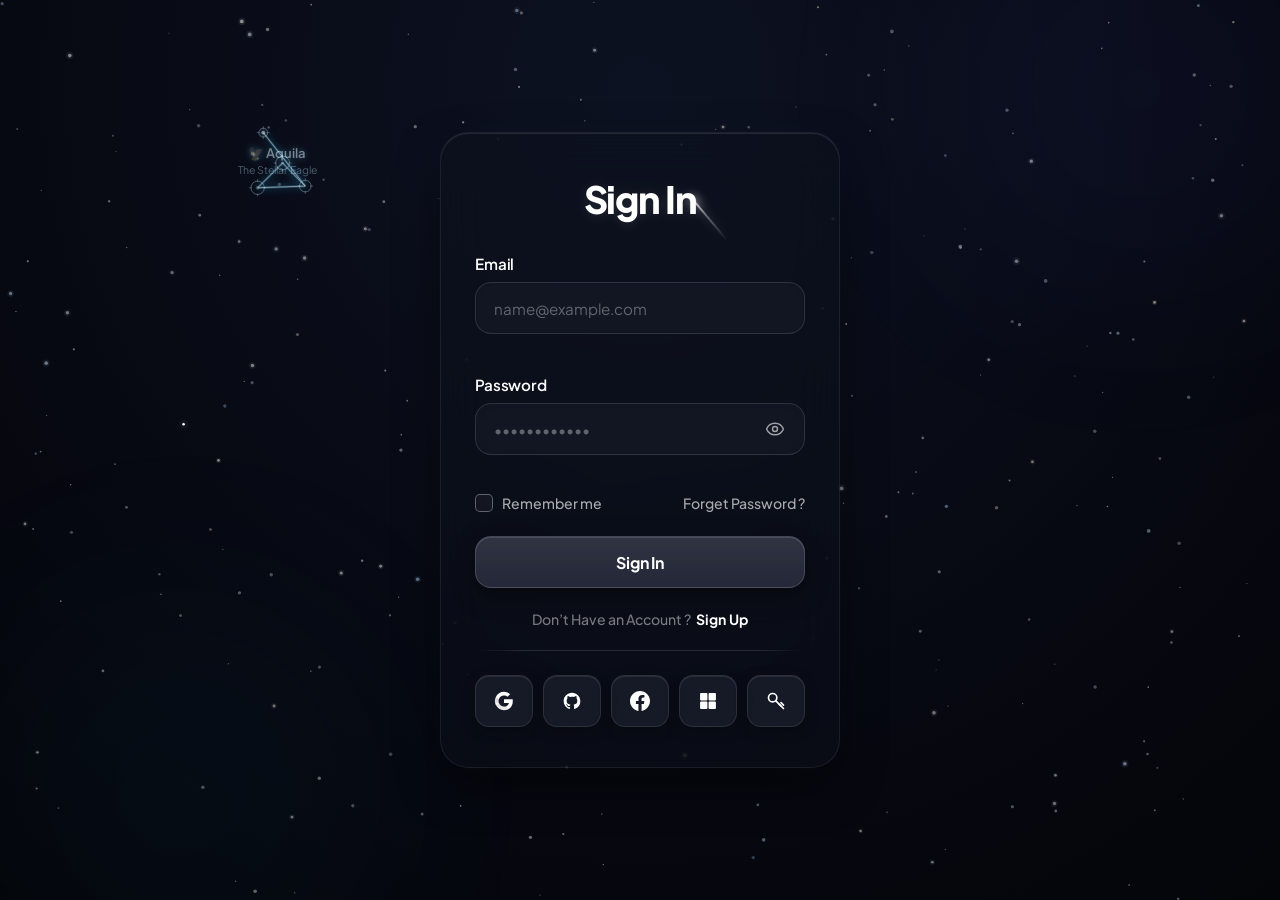
<file: loginftc/index.html>
<!DOCTYPE html>
<html lang="en">
<head>
  <meta charset="UTF-8">
  <meta name="viewport" content="width=device-width, initial-scale=1.0">
  <title>Sign In - Cosmic Night</title>
  <link rel="preconnect" href="https://fonts.googleapis.com">
  <link rel="preconnect" href="https://fonts.gstatic.com" crossorigin>
  <link href="https://fonts.googleapis.com/css2?family=Plus+Jakarta+Sans:wght@400;500;600;700;800&display=swap" rel="stylesheet">
  <link rel="stylesheet" href="style.css">
</head>
<body>
  <!-- Dynamic Starfield Background Canvas -->
  <canvas id="starfield"></canvas>

  <!-- Ambient Cosmic Dust & Glow Effects -->
  <div class="cosmic-glow cosmic-glow-top"></div>
  <div class="cosmic-glow cosmic-glow-bottom"></div>

  <main class="page-container">
    <div class="login-card">
      <!-- Header with Title and Shooting Star -->
      <header class="card-header">
        <div class="title-wrapper">
          <h1 class="page-title" id="formTitle">Sign In</h1>
          <!-- Shooting star streak replicating the template reference -->
          <div class="shooting-star-streak" aria-hidden="true"></div>
        </div>
      </header>

      <!-- Main Login Form -->
      <form id="authForm" class="auth-form" autocomplete="on" novalidate>
        <!-- Email Input Group -->
        <div class="form-group">
          <label for="email" class="form-label">Email</label>
          <div class="input-wrapper">
            <input 
              type="email" 
              id="email" 
              name="email" 
              class="form-input" 
              placeholder="name@example.com" 
              required
              autocomplete="email"
            >
          </div>
          <span class="field-error" id="emailError" role="alert"></span>
        </div>

        <!-- Password Input Group -->
        <div class="form-group">
          <label for="password" class="form-label">Password</label>
          <div class="input-wrapper">
            <input 
              type="password" 
              id="password" 
              name="password" 
              class="form-input password-input" 
              placeholder="••••••••••••" 
              required
              autocomplete="current-password"
            >
            <button 
              type="button" 
              class="password-toggle-btn" 
              id="passwordToggle" 
              aria-label="Toggle password visibility"
              title="Show / Hide Password"
            >
              <!-- Eye Outline SVG -->
              <svg class="eye-icon eye-open" viewBox="0 0 24 24" fill="none" stroke="currentColor" stroke-width="1.8" stroke-linecap="round" stroke-linejoin="round">
                <path d="M2.062 12.348a1 1 0 0 1 0-.696 10.75 10.75 0 0 1 19.876 0 1 1 0 0 1 0 .696 10.75 10.75 0 0 1-19.876 0" />
                <circle cx="12" cy="12" r="3" />
              </svg>
              <!-- Eye Slash SVG (hidden by default) -->
              <svg class="eye-icon eye-closed" viewBox="0 0 24 24" fill="none" stroke="currentColor" stroke-width="1.8" stroke-linecap="round" stroke-linejoin="round" style="display: none;">
                <path d="M9.88 9.88a3 3 0 1 0 4.24 4.24" />
                <path d="M10.73 5.08A10.43 10.43 0 0 1 12 5c7 0 10 7 10 7a13.16 13.16 0 0 1-1.67 2.68" />
                <path d="M6.61 6.61A13.526 13.526 0 0 0 2 12s3 7 10 7a9.74 9.74 0 0 0 5.39-1.61" />
                <line x1="2" y1="2" x2="22" y2="22" />
              </svg>
            </button>
          </div>
          <span class="field-error" id="passwordError" role="alert"></span>
        </div>

        <!-- Options: Remember Me & Forgot Password -->
        <div class="form-options">
          <label class="remember-label" for="rememberMe">
            <input type="checkbox" id="rememberMe" name="rememberMe" class="custom-checkbox">
            <span class="checkbox-visual" aria-hidden="true">
              <svg class="checkmark-icon" viewBox="0 0 14 14" fill="none">
                <path d="M3 7.5L5.5 10L11 4.5" stroke="currentColor" stroke-width="2" stroke-linecap="round" stroke-linejoin="round"/>
              </svg>
            </span>
            <span class="remember-text">Remember me</span>
          </label>

          <a href="#forgot" class="forgot-link" id="forgotPasswordLink">Forget Password ?</a>
        </div>

        <!-- Submit Button -->
        <button type="submit" class="submit-btn" id="submitBtn">
          <span class="btn-text">Sign In</span>
          <div class="btn-loader" aria-hidden="true"></div>
        </button>
      </form>

      <!-- Sign Up Prompt -->
      <footer class="card-footer">
        <p class="signup-prompt">
          Don’t Have an Account ? 
          <a href="#signup" class="signup-link" id="toggleAuthMode">Sign Up</a>
        </p>

        <!-- Divider Line -->
        <div class="divider" aria-hidden="true"></div>

        <!-- Social & Alternative Login Row (5 icons) -->
        <div class="social-login-group">
          <!-- 1. Google -->
          <button type="button" class="social-btn" aria-label="Sign in with Google" title="Google">
            <svg class="social-icon" viewBox="0 0 24 24" fill="currentColor">
              <path d="M22.56 12.25c0-.78-.07-1.53-.2-2.25H12v4.26h5.92c-.26 1.37-1.04 2.53-2.21 3.31v2.77h3.57c2.08-1.92 3.28-4.74 3.28-8.09z" fill="#FFFFFF"/>
              <path d="M12 23c2.97 0 5.46-.98 7.28-2.66l-3.57-2.77c-.98.66-2.23 1.06-3.71 1.06-2.86 0-5.29-1.93-6.16-4.53H2.18v2.84C3.99 20.53 7.7 23 12 23z" fill="#FFFFFF" fill-opacity="0.9"/>
              <path d="M5.84 14.09c-.22-.66-.35-1.36-.35-2.09s.13-1.43.35-2.09V7.06H2.18C1.43 8.55 1 10.22 1 12s.43 3.45 1.18 4.94l2.85-2.22.81-.63z" fill="#FFFFFF" fill-opacity="0.85"/>
              <path d="M12 5.38c1.62 0 3.06.56 4.21 1.64l3.15-3.15C17.45 2.09 14.97 1 12 1 7.7 1 3.99 3.47 2.18 7.06l3.66 2.84c.87-2.6 3.3-4.52 6.16-4.52z" fill="#FFFFFF"/>
            </svg>
          </button>

          <!-- 2. GitHub -->
          <button type="button" class="social-btn" aria-label="Sign in with GitHub" title="GitHub">
            <svg class="social-icon" viewBox="0 0 24 24" fill="currentColor">
              <path fill-rule="evenodd" clip-rule="evenodd" d="M12 2C6.477 2 2 6.484 2 12.017c0 4.425 2.865 8.18 6.839 9.504.5.092.682-.217.682-.483 0-.237-.008-.868-.013-1.703-2.782.605-3.369-1.343-3.369-1.343-.454-1.158-1.11-1.466-1.11-1.466-.908-.62.069-.608.069-.608 1.003.07 1.53 1.032 1.53 1.032.892 1.53 2.341 1.088 2.91.832.092-.647.35-1.088.636-1.338-2.22-.253-4.555-1.113-4.555-4.951 0-1.093.39-1.988 1.029-2.688-.103-.253-.446-1.272.098-2.65 0 0 .84-.27 2.75 1.026A9.564 9.564 0 0112 6.844c.85.004 1.705.115 2.504.337 1.909-1.296 2.747-1.027 2.747-1.027.546 1.379.202 2.398.1 2.651.64.7 1.028 1.595 1.028 2.688 0 3.848-2.339 4.695-4.566 4.943.359.309.678.92.678 1.855 0 1.338-.012 2.419-.012 2.747 0 .268.18.58.688.482A10.019 10.019 0 0022 12.017C22 6.484 17.522 2 12 2z"/>
            </svg>
          </button>

          <!-- 3. Facebook -->
          <button type="button" class="social-btn" aria-label="Sign in with Facebook" title="Facebook">
            <svg class="social-icon" viewBox="0 0 24 24" fill="currentColor">
              <path d="M24 12.073c0-6.627-5.373-12-12-12s-12 5.373-12 12c0 5.99 4.388 10.954 10.125 11.854v-8.385H7.078v-3.47h3.047V9.43c0-3.007 1.792-4.669 4.533-4.669 1.312 0 2.686.235 2.686.235v2.953H15.83c-1.491 0-1.956.925-1.956 1.874v2.25h3.328l-.532 3.47h-2.796v8.385C19.612 23.027 24 18.062 24 12.073z"/>
            </svg>
          </button>

          <!-- 4. Windows / Microsoft -->
          <button type="button" class="social-btn" aria-label="Sign in with Microsoft" title="Microsoft">
            <svg class="social-icon" viewBox="0 0 24 24" fill="currentColor">
              <rect x="2.5" y="2.5" width="8.8" height="8.8" rx="1.2" />
              <rect x="12.7" y="2.5" width="8.8" height="8.8" rx="1.2" />
              <rect x="2.5" y="12.7" width="8.8" height="8.8" rx="1.2" />
              <rect x="12.7" y="12.7" width="8.8" height="8.8" rx="1.2" />
            </svg>
          </button>

          <!-- 5. Passkey / Security Key -->
          <button type="button" class="social-btn" aria-label="Sign in with Passkey or Security Key" title="Passkey">
            <svg class="social-icon" viewBox="0 0 24 24" fill="none" stroke="currentColor" stroke-width="2" stroke-linecap="round" stroke-linejoin="round">
              <circle cx="8" cy="8" r="5" />
              <path d="m11.5 11.5 9.5 9.5" />
              <path d="m16 16 2 2" />
              <path d="m18 14 3 3" />
            </svg>
          </button>
        </div>
      </footer>
    </div>
  </main>

  <!-- Interactive Feedback Toast -->
  <div id="toastNotification" class="toast" role="status" aria-live="polite"></div>

  <script src="script.js"></script>
</body>
</html>
</file>
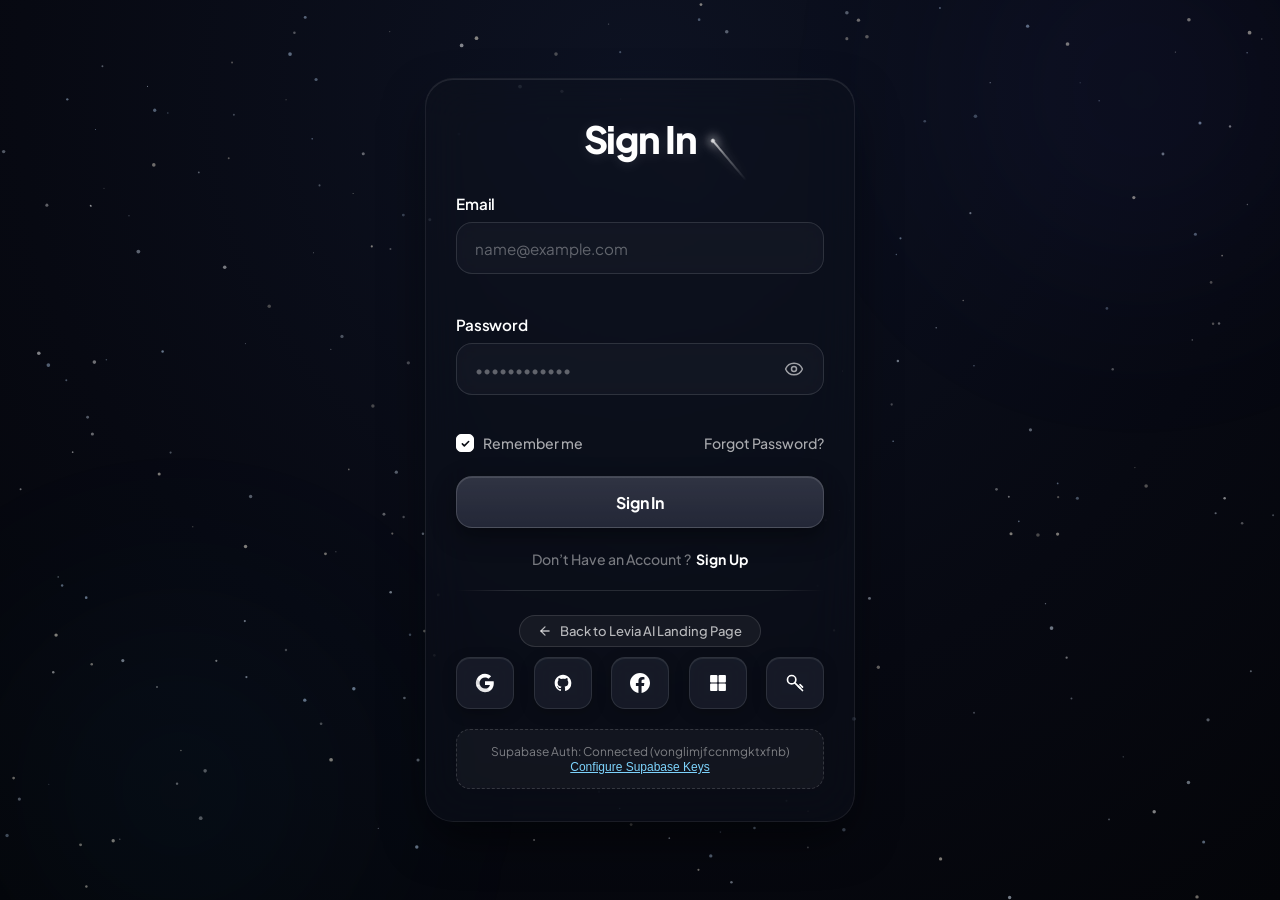
<file: creator.html>
<!doctype html>
<html lang="en">
<head>
  <meta charset="utf-8" />
  <meta name="viewport" content="width=device-width, initial-scale=1" />
  <meta name="theme-color" content="#7957ff" />
  <meta name="description" content="CreatorOS — Intelligent Content Studio, Pipeline & Creative Workspace for Creators." />
  <title>Levia-AI | Intelligent Creative Workspace</title>
  
  <link rel="preconnect" href="https://fonts.googleapis.com" />
  <link rel="preconnect" href="https://fonts.gstatic.com" crossorigin />
  <link href="https://fonts.googleapis.com/css2?family=DM+Sans:ital,opsz,wght@0,9..40,400;0,9..40,500;0,9..40,700;1,9..40,400&family=Inter:wght@400;500;600;700&family=Plus+Jakarta+Sans:wght@500;600;700;800&display=swap" rel="stylesheet" />

  <style>
:root{--ink:#17152b;--muted:#77748c;--purple:#7957ff;--lav:#b58aff;--pink:#f1a8e8;--green:#24b47e;--line:rgba(67,48,130,.1);--white:rgba(255,255,255,.76)}
.app-shell{min-height:100vh;display:flex;background:radial-gradient(circle at 78% 3%,#e8ddff 0,transparent 27%),radial-gradient(circle at 15% 82%,#fbe8f8 0,transparent 24%),#f5f2ff}.sidebar{width:248px;flex:none;position:fixed;inset:0 auto 0 0;background:rgba(255,255,255,.56);border-right:1px solid var(--line);backdrop-filter:blur(22px);z-index:20;display:flex;flex-direction:column;transition:width .25s ease}.is-collapsed .sidebar{width:80px}.main-content{margin-left:248px;min-width:0;width:calc(100% - 248px);transition:margin .25s ease}.is-collapsed .main-content{margin-left:80px;width:calc(100% - 80px)}.brand{height:83px;padding:21px 21px;display:flex;gap:11px;align-items:center;border-bottom:1px solid var(--line)}.brand-mark{width:30px;height:30px;border-radius:10px;background:linear-gradient(135deg,#7957ff,#c39aff);color:white;display:grid;place-items:center;box-shadow:0 7px 18px #7957ff40}.brand-copy{display:flex;flex-direction:column;white-space:nowrap}.brand-copy strong{font:800 17px 'Plus Jakarta Sans'}.brand-copy span{font-size:7px;letter-spacing:1.1px;color:var(--muted);margin-top:3px;font-weight:700}.sidebar-scroll{padding:28px 13px;overflow:auto;flex:1 1}.nav-group{margin-bottom:27px}.nav-label,.section-kicker{display:block;color:#9893af;font-size:10px;letter-spacing:1.2px;font-weight:700}.nav-label{padding:0 12px 9px}.nav-item{position:relative;width:100%;border:0;background:transparent;color:#77748c;text-align:left;padding:10px 12px;display:flex;align-items:center;gap:12px;border-radius:11px;font-size:13px;margin:2px 0;transition:all .18s}.nav-item:hover{background:#fff;color:var(--ink);transform:translateX(2px)}.nav-item.active{background:#ede8ff;color:var(--purple);font-weight:700}.nav-item.active:before{content:"";width:3px;height:17px;background:var(--purple);border-radius:4px;position:absolute;left:-13px}.nav-count{margin-left:auto;background:#f2a8e8;color:#7c3975;font-size:10px;border-radius:10px;padding:2px 6px}.profile{padding:17px 15px;border-top:1px solid var(--line);display:flex;align-items:center;gap:10px;position:relative}.avatar,.top-avatar{background:linear-gradient(135deg,#f1b0a8,#7957ff);color:white;display:grid;place-items:center;font-weight:700}.avatar{width:32px;height:32px;border-radius:50%;font-size:12px}.profile-copy{display:flex;flex-direction:column;flex:1 1;white-space:nowrap}.profile-copy strong{font-size:12px}.profile-copy span{font-size:10px;color:var(--muted);margin-top:2px}.is-collapsed .brand-copy,.is-collapsed .nav-label,.is-collapsed .nav-item span,.is-collapsed .nav-count,.is-collapsed .profile-copy{display:none}.is-collapsed .nav-item{justify-content:center}.is-collapsed .profile{justify-content:center}.topbar{height:83px;display:flex;align-items:center;justify-content:space-between;padding:0 clamp(22px,4vw,58px);border-bottom:1px solid var(--line);background:rgba(255,255,255,.25);backdrop-filter:blur(16px)}.topbar-left,.topbar-actions{display:flex;align-items:center;gap:17px}.search-trigger{border:1px solid var(--line);background:rgba(255,255,255,.56);border-radius:12px;height:39px;padding:0 11px;color:var(--muted);display:flex;align-items:center;gap:9px;min-width:252px;font-size:12px}.search-trigger kbd{margin-left:auto;border:1px solid #d8d1ed;border-radius:5px;font-size:10px;padding:3px 6px;display:flex;align-items:center;gap:2px}.icon-button{border:0;background:transparent;color:var(--muted);width:32px;height:32px;display:grid;place-items:center;border-radius:9px;transition:background .18s,color .18s,transform .18s;position:relative}.icon-button:hover{background:#eee9ff;color:var(--purple);transform:translateY(-1px)}.notification-dot{position:absolute;right:5px;top:4px;width:6px;height:6px;background:#f49bcc;border:1px solid white;border-radius:50%}.persona{border:1px solid var(--line);background:rgba(255,255,255,.55);border-radius:10px;padding:9px 11px;font-size:11px;color:var(--ink);display:flex;align-items:center;gap:7px}.persona-dot{width:7px;height:7px;background:#24b47e;border-radius:50%;box-shadow:0 0 0 3px #24b47e24}.top-avatar{width:32px;height:32px;border:2px solid #fff;border-radius:50%;font-size:12px}.page-wrap{max-width:1440px;margin:auto;padding:48px clamp(22px,4vw,60px) 70px}.eyebrow{color:#8b83aa;letter-spacing:1.5px;font-size:10px;font-weight:700;display:flex;gap:8px;align-items:center}.eyebrow-line{height:1px;width:23px;background:var(--purple)}h1,h2,h3,p{margin:0}h1,h2,h3,.brand-copy strong{font-family:'Plus Jakarta Sans',sans-serif}h1{font-size:clamp(39px,4.7vw,64px);line-height:1.08;letter-spacing:-2.8px;margin:18px 0 15px}h1 em{font-style:normal;color:var(--purple)}h2{font-size:18px;letter-spacing:-.5px;margin-top:6px}.hero-subtitle{color:var(--muted);max-width:470px;font-size:14px;line-height:1.7}.eyebrow-row{display:grid;grid-template-columns:1.1fr .9fr;gap:35px;min-height:282px;align-items:center}.hero-actions{display:flex;gap:10px;margin-top:25px}.button{border:0;border-radius:10px;padding:11px 15px;font-size:12px;font-weight:700;display:inline-flex;align-items:center;justify-content:center;gap:8px;transition:transform .18s,box-shadow .18s,background .18s}.button:hover{transform:translateY(-2px)}.button-primary{background:var(--purple);color:white;box-shadow:0 10px 22px #7957ff2f}.button-primary:hover{box-shadow:0 13px 28px #7957ff48;background:#6646ed}.button-quiet{background:rgba(255,255,255,.58);color:var(--ink);border:1px solid var(--line)}.button-dark{background:var(--ink);color:white}.hero-art{height:270px;position:relative;overflow:hidden;border-radius:26px;background:linear-gradient(135deg,#c5adfa 0%,#eee8ff 44%,#f8d8ef 100%);box-shadow:0 20px 50px #8b70cf22}.hero-art:after{content:"";position:absolute;inset:0;background:linear-gradient(145deg,transparent 35%,rgba(255,255,255,.5));mix-blend-mode:screen}.hero-grid{position:absolute;inset:0;background-image:linear-gradient(#fff3 1px,transparent 1px),linear-gradient(90deg,#fff3 1px,transparent 1px);background-size:40px 40px;transform:perspective(280px) rotateX(54deg) scale(1.4) translateY(65px);opacity:.45}.hero-orbit{position:absolute;border:1px solid #fff9;border-radius:50%;width:270px;height:170px;left:22%;top:15%;transform:rotate(-25deg)}.orbit-two{width:350px;height:120px;left:10%;top:34%;transform:rotate(34deg)}.hero-card{position:absolute;z-index:2;right:11%;top:21%;padding:18px 19px 15px;width:174px;border:1px solid #fff9;border-radius:14px;background:#ffffff88;backdrop-filter:blur(12px);box-shadow:0 15px 34px #7957ff22;display:flex;flex-direction:column;gap:9px;color:#302852}.hero-card svg{color:var(--purple)}.hero-card strong{font:700 13px/1.4 'Plus Jakarta Sans'}.hero-card span{font-size:9px;color:#7e6eab}.hero-pill{position:absolute;z-index:2;background:#fff9;padding:9px 11px;border-radius:9px;font-size:10px;font-weight:700;display:flex;align-items:center;gap:5px;box-shadow:0 8px 16px #7957ff16}.hero-pill svg{color:var(--purple)}.pill-one{left:9%;top:22%}.pill-two{right:22%;bottom:16%}.section-heading{display:flex;align-items:flex-end;justify-content:space-between;margin-bottom:17px}.section-heading h2{font-size:22px}.sample-label{font-size:9px;letter-spacing:1px;color:#998fb9;background:#eee9ff;border-radius:20px;padding:6px 9px;font-weight:700}.quick-section{margin-top:35px}.quick-grid{display:grid;grid-template-columns:repeat(5,1fr);gap:10px}.quick-card{border:1px solid rgba(121,87,255,.09);background:rgba(255,255,255,.62);border-radius:13px;text-align:left;padding:15px 12px;display:flex;align-items:center;gap:10px;color:var(--ink);transition:all .2s;min-width:0}.quick-card:hover{background:white;transform:translateY(-3px);box-shadow:0 11px 23px #7957ff16}.quick-card>span:nth-child(2){flex:1 1;min-width:0}.quick-card strong,.quick-card small{display:block;white-space:nowrap;overflow:hidden;text-overflow:ellipsis}.quick-card strong{font-size:11px}.quick-card small{color:var(--muted);font-size:9px;margin-top:5px}.quick-card>svg{color:#b2a9c8}.quick-icon{width:31px;height:31px;display:grid;place-items:center;border-radius:9px;background:#eee9ff;color:var(--purple);flex:none}.kpi-grid{display:grid;grid-template-columns:repeat(4,1fr);gap:12px;margin:27px 0}.kpi-card,.panel{background:rgba(255,255,255,.66);border:1px solid rgba(255,255,255,.86);box-shadow:0 10px 34px #6756a20c;backdrop-filter:blur(18px);border-radius:16px}.kpi-card{padding:17px 18px;position:relative;overflow:hidden;min-height:148px}.kpi-top,.kpi-bottom{display:flex;align-items:center;justify-content:space-between}.kpi-top>span:first-child{font-size:11px;color:var(--muted)}.kpi-icon{color:var(--purple);background:#eee9ff;padding:6px;border-radius:8px}.kpi-value{font:700 29px 'Plus Jakarta Sans';letter-spacing:-1px;margin:14px 0 7px}.kpi-bottom{justify-content:flex-start;gap:8px}.kpi-bottom span{font-size:11px}.kpi-bottom small{font-size:10px;color:#aaa5b8}.positive{color:var(--green)}.sparkline{position:absolute;right:12px;bottom:12px;height:25px;display:flex;gap:3px;align-items:end;opacity:.75}.sparkline i{width:3px;background:var(--purple);border-radius:4px}.sparkline i:nth-child(1){height:8px}.sparkline i:nth-child(2){height:12px}.sparkline i:nth-child(3){height:9px}.sparkline i:nth-child(4){height:17px}.sparkline i:nth-child(5){height:13px}.sparkline i:nth-child(6){height:21px}.sparkline i:nth-child(7){height:17px}.sparkline i:nth-child(8){height:25px}.content-grid{display:grid;grid-template-columns:1fr 1fr;gap:13px}.panel{padding:21px}.panel-header{display:flex;align-items:flex-start;justify-content:space-between}.panel-header h2{font-size:18px}.text-action{border:0;background:transparent;color:var(--purple);font-size:11px;font-weight:700;display:inline-flex;align-items:center;gap:6px;padding:4px}.text-action:hover{color:#4f31d8}.timeline{margin-top:22px}.timeline-item{display:flex;gap:11px;align-items:center;padding:10px 0;border-bottom:1px solid #eeeaf4}.timeline-item:last-child{border-bottom:0}.timeline-icon,.mini-icon{width:29px;height:29px;display:grid;place-items:center;border-radius:9px;flex:none}.timeline-icon.purple,.mini-icon.purple{background:#eee9ff;color:var(--purple)}.timeline-icon.pink,.mini-icon.pink{background:#fae8f7;color:#b44d9c}.timeline-icon.blue{background:#e4f2ff;color:#4286c7}.timeline-icon.green{background:#e0f7ee;color:var(--green)}.timeline-item>div{display:flex;flex-direction:column;flex:1 1}.timeline-item strong{font-size:11px}.timeline-item span:not(.timeline-icon){font-size:10px;color:var(--muted);margin-top:3px}.timeline-item time{font-size:9px;color:#aaa5b8}.calendar-actions{display:flex;align-items:center;gap:5px;color:var(--muted);font-size:10px}.calendar-actions .icon-button{width:25px;height:25px}.week-days{display:grid;grid-template-columns:repeat(7,1fr);gap:4px;margin:22px 0 15px}.week-days button{border:0;background:transparent;border-radius:10px;padding:8px 2px;display:flex;flex-direction:column;align-items:center;gap:5px;color:#9f9aad;position:relative}.week-days button:hover,.week-days button.selected{background:#eee9ff;color:var(--purple)}.week-days span{font-size:9px}.week-days b{font-size:14px}.week-days i{position:absolute;bottom:2px;width:3px;height:3px;border-radius:50%;background:#f09dcc}.selected-event{min-height:62px}.event-row{display:flex;align-items:center;gap:8px;background:#f8f6ff;border-radius:9px;padding:10px;margin-top:5px}.event-row strong{font-size:10px}.event-row small{font-size:9px;color:var(--muted);margin-left:auto}.event-dot{width:6px;height:6px;background:#f09dcc;border-radius:50%;flex:none}.event-dot.violet{background:var(--purple)}.calendar-empty{border:1px dashed #dbd4ef;color:#aaa5b8;border-radius:9px;padding:13px;display:flex;align-items:center;justify-content:center;gap:7px;font-size:10px}.add-event{margin-top:10px;border:0;background:transparent;color:var(--purple);font-size:11px;font-weight:700;display:flex;align-items:center;gap:6px}.lower-grid{margin-top:13px}.assistant-panel{position:relative;overflow:hidden}.assistant-glow{position:absolute;width:170px;height:170px;right:-40px;top:-65px;border-radius:50%;background:#e6d8ff;filter:blur(20px);opacity:.6}.assistant-panel .panel-header,.chat-messages,.suggestions,.chat-input,.demo-note{position:relative}.clear-chat{border:0;background:transparent;color:#a9a2ba;font-size:10px}.chat-messages{height:126px;overflow:auto;margin:17px 0 10px;display:flex;flex-direction:column;gap:9px}.chat-message{display:flex;gap:7px;font-size:11px;line-height:1.45;max-width:90%}.chat-message.user{align-self:flex-end;background:#eee9ff;border-radius:10px 10px 2px 10px;padding:8px 10px}.chat-message.assistant{color:#58536d}.ai-mini{width:20px;height:20px;border-radius:7px;background:var(--purple);color:white;display:grid;place-items:center;flex:none}.suggestions{display:flex;gap:6px;overflow:auto;padding-bottom:11px}.suggestions button{white-space:nowrap;background:#fff;border:1px solid var(--line);color:#6e6685;font-size:9px;border-radius:20px;padding:6px 9px}.suggestions button:hover{border-color:#c8bcf7;color:var(--purple)}.chat-input{display:flex;gap:8px;background:#fff;border:1px solid #e8e3f4;border-radius:10px;padding:4px 4px 4px 11px}.chat-input input{border:0;outline:0;background:transparent;flex:1 1;font-size:11px;min-width:0}.chat-input .icon-button{background:var(--purple);color:white}.demo-note{font-size:9px;color:#aaa5b8;display:flex;gap:5px;align-items:center;margin-top:10px}.tips-panel{padding:0;display:grid;grid-template-columns:.9fr 1.1fr;overflow:hidden;min-height:255px}.tip-visual{background:linear-gradient(135deg,#d8c6ff,#efd9ef);position:relative;overflow:hidden;padding:23px;color:#fff;font:700 11px/1.4 'Plus Jakarta Sans';letter-spacing:1px}.tip-visual:after{content:"";position:absolute;width:230px;height:230px;border:1px solid #fff8;border-radius:50%;right:-85px;bottom:-100px}.tip-sun{width:105px;height:105px;border-radius:50%;background:#fff6;position:absolute;right:35px;top:34px}.tip-lines{position:absolute;inset:auto -20px 42px -30px;height:90px;border-top:1px solid #fff8;transform:rotate(-15deg);box-shadow:0 -12px #fff3,0 -24px #fff2}.tip-copy{padding:31px 25px;display:flex;flex-direction:column}.tip-copy h2{font-size:21px;line-height:1.3;max-width:260px;margin-top:23px}.tip-copy p{font-size:11px;color:var(--muted);line-height:1.6;margin-top:10px;max-width:250px}.tip-controls{margin-top:auto;display:flex;align-items:center;justify-content:space-between}.tip-controls>div{display:flex;gap:5px}.tip-controls i{display:block;width:16px;height:3px;background:#ded9ea;border-radius:4px}.tip-controls i.active{background:var(--purple);width:25px}.tip-controls>span{display:flex}.bucket-section{margin-top:39px}.count-badge{font-size:10px;color:var(--purple);background:#eee9ff;vertical-align:middle;border-radius:12px;padding:4px 7px;margin-left:4px}.bucket-grid{display:grid;grid-template-columns:repeat(4,1fr);gap:12px}.bucket-card,.bucket-empty{background:#ffffff99;border:1px solid rgba(255,255,255,.88);border-radius:14px;overflow:hidden;text-align:left;transition:transform .2s,box-shadow .2s}.bucket-card:hover,.bucket-empty:hover{transform:translateY(-3px);box-shadow:0 12px 25px #7957ff14}.bucket-thumb{height:112px;position:relative;background:linear-gradient(135deg,#8972da,#efc5df);overflow:hidden}.bucket-card:nth-child(2) .bucket-thumb{background:linear-gradient(135deg,#8ac0cf,#d6ebcc)}.bucket-card:nth-child(3) .bucket-thumb{background:linear-gradient(135deg,#f0bd9e,#e3d2bc)}.bucket-thumb:after{content:"";position:absolute;inset:0;background:linear-gradient(145deg,transparent 40%,#17152b40)}.play-circle{position:absolute;z-index:1;left:50%;top:50%;transform:translate(-50%,-50%);width:28px;height:28px;border-radius:50%;background:#fff9;display:grid;place-items:center;color:var(--purple)}.platform-tag{position:absolute;z-index:1;top:9px;left:9px;background:#ffffffbd;color:#52486a;font-size:8px;border-radius:5px;padding:4px 6px}.bucket-thumb button{position:absolute;z-index:2;right:8px;top:7px;border:0;background:#ffffffbd;color:#8f607f;border-radius:5px;padding:5px;display:grid}.bucket-body{padding:12px}.bucket-body>strong{font-size:11px;display:block;white-space:nowrap;overflow:hidden;text-overflow:ellipsis}.bucket-meta{display:flex;gap:7px;margin:10px 0}.bucket-meta span{font-size:9px;display:flex;align-items:center;gap:3px}.bucket-meta .done{color:var(--green)}.bucket-meta .pending{color:#b6afc3}.bucket-foot{display:flex;align-items:center;justify-content:space-between}.status{font-size:8px;padding:4px 6px;border-radius:4px;background:#eee9ff;color:var(--purple)}.status-draft{background:#f3f0f5;color:#918a9d}.status-script-added{background:#fff3dd;color:#b88334}.status-ready-for-approval{background:#e2f6ee;color:var(--green)}.bucket-foot small{font-size:9px;color:#aaa5b8}.bucket-empty{min-height:195px;border-style:dashed;display:flex;flex-direction:column;align-items:center;justify-content:center;color:#a59eb7;background:#ffffff45}.bucket-empty svg{margin-bottom:10px;color:var(--purple)}.bucket-empty span{font-size:11px;font-weight:700;color:#77748c}.bucket-empty small{font-size:9px;margin-top:5px}.popover{position:absolute;right:0;top:42px;width:245px;padding:13px;background:#fffdfd;border:1px solid var(--line);box-shadow:0 17px 38px #382c691f;border-radius:13px;z-index:30}.relative{position:relative}.notification-popover{width:280px}.popover-title{font:700 12px 'Plus Jakarta Sans';padding:3px 5px 11px;display:flex;justify-content:space-between}.popover-title span{font:10px;color:var(--purple);font-weight:500}.notification{display:flex;gap:9px;padding:10px 3px;border-top:1px solid #eeeaf4}.notification strong,.notification small{display:block;font-size:10px}.notification small{font-size:9px;color:var(--muted);margin-top:3px}.popover>button:not(.text-action){display:flex;width:100%;border:0;background:transparent;text-align:left;gap:7px;padding:9px 6px;color:var(--muted);font-size:11px;border-radius:6px}.popover>button:hover{background:#f4f0ff;color:var(--purple)}.profile-popover{top:auto;bottom:66px}.toast{position:fixed;bottom:25px;left:50%;transform:translateX(-50%);background:#17152b;color:white;border-radius:10px;padding:11px 15px;box-shadow:0 12px 28px #17152b33;font-size:11px;z-index:100;display:flex;align-items:center;gap:7px;animation:toast-in .25s ease}.toast svg{color:#7fe1ba}.modal-backdrop{position:fixed;inset:0;z-index:80;background:#251d4752;backdrop-filter:blur(7px);display:grid;place-items:center;padding:20px}.modal{width:min(480px,100%);background:#fffdfd;border-radius:18px;padding:23px;box-shadow:0 25px 80px #21144835;animation:modal-in .22s ease}.modal-header{display:flex;justify-content:space-between}.modal-header h2{font-size:21px;margin-top:7px}.modal-fields{display:flex;flex-direction:column;gap:14px;margin:23px 0}.modal label,.studio-form label{font-size:10px;color:#807990;display:flex;flex-direction:column;gap:7px}.modal input,.modal textarea,.modal select,.studio-form input,.studio-form textarea,.studio-form select{border:1px solid #e5dff0;border-radius:9px;background:#fff;padding:11px;outline:0;color:var(--ink);font-size:12px;resize:vertical}.modal input:focus,.modal textarea:focus,.studio-form input:focus,.studio-form textarea:focus,.studio-form select:focus{border-color:#ae9af7;box-shadow:0 0 0 3px #7957ff12}.modal textarea{min-height:75px}.form-row{display:grid;grid-template-columns:1fr 1fr;gap:12px}.modal-actions{display:flex;justify-content:flex-end;gap:8px}.search-layer{align-items:start;padding-top:115px}.search-modal{width:min(610px,100%);background:#fffdfd;border-radius:16px;padding:10px;box-shadow:0 25px 80px #21144835}.search-input{display:flex;align-items:center;gap:9px;padding:9px;color:var(--purple);border-bottom:1px solid #eeeaf4}.search-input input{border:0;outline:0;background:transparent;flex:1 1;font-size:13px}.search-input kbd{font-size:9px;color:var(--muted);border:1px solid #ded8eb;padding:4px;border-radius:4px}.search-results{padding:8px}.search-results button{border:0;background:transparent;width:100%;display:flex;align-items:center;gap:10px;padding:10px;border-radius:8px;color:#6f6882;font-size:12px;text-align:left}.search-results button span{flex:1 1}.search-results button:hover{background:#f3efff;color:var(--purple)}.empty-copy{padding:14px;color:var(--muted);font-size:12px}.studio-view{max-width:1060px;margin:auto}.studio-intro{padding:22px 0 32px}.studio-intro h1{margin-top:15px}.studio-intro p{color:var(--muted);font-size:14px}.studio-tabs{display:flex;gap:4px;border-bottom:1px solid var(--line);overflow:auto}.studio-tabs button{border:0;background:transparent;color:#928ba3;font-size:11px;padding:13px 15px;white-space:nowrap;position:relative}.studio-tabs button.active{color:var(--purple);font-weight:700}.studio-tabs button.active:after{content:"";position:absolute;bottom:-1px;left:12px;right:12px;height:2px;background:var(--purple)}.studio-layout{display:grid;grid-template-columns:.8fr 1.2fr;gap:14px;margin-top:25px}.studio-form{padding:24px;display:flex;flex-direction:column;gap:17px}.studio-form h2{font-size:23px;margin-top:3px}.muted{color:var(--muted);font-size:11px;line-height:1.5}.studio-form label{gap:8px}.studio-form textarea{min-height:115px}.wide{width:100%;margin-top:5px}.studio-output{min-height:425px;background:linear-gradient(145deg,#faf9ff,#f3eeff);padding:27px}.output-header{display:flex;justify-content:space-between;align-items:center}.studio-output pre{font:13px/1.75 'DM Sans';white-space:pre-wrap;color:#423a5d;margin:34px 0}.output-empty{height:100%;min-height:370px;display:flex;flex-direction:column;justify-content:center;align-items:center;text-align:center}.big-spark{width:56px;height:56px;border-radius:18px;background:#e6dcff;color:var(--purple);display:grid;place-items:center;box-shadow:0 10px 25px #7957ff22;margin-bottom:17px}.output-empty h3{font-size:20px;line-height:1.35}.output-empty p{font-size:11px;color:var(--muted);max-width:220px;line-height:1.6;margin-top:10px}.mobile-menu,.mobile-close,.scrim{display:none}@keyframes modal-in{from{opacity:0;transform:translateY(10px) scale(.98)}to{opacity:1;transform:none}}@keyframes toast-in{from{opacity:0;transform:translate(-50%,10px)}to{opacity:1;transform:translate(-50%,0)}}
@media (max-width:1100px){.quick-grid{grid-template-columns:repeat(3,1fr)}.bucket-grid{grid-template-columns:repeat(2,1fr)}.eyebrow-row{grid-template-columns:1fr .85fr}.hero-art{height:235px}.kpi-grid{grid-template-columns:repeat(2,1fr)}}
@media (max-width:760px){.sidebar{transform:translateX(-100%);width:270px;box-shadow:15px 0 45px #3b246b1c}.sidebar.mobile-open{transform:none}.main-content,.is-collapsed .main-content{margin-left:0;width:100%}.scrim{display:block;position:fixed;inset:0;background:#251d4742;z-index:19}.mobile-menu,.mobile-close{display:grid}.mobile-close{margin-left:auto}.topbar{height:68px;padding:0 17px}.search-trigger{min-width:0;width:42px;padding:0;justify-content:center}.search-trigger span,.search-trigger kbd,.persona{display:none}.page-wrap{padding:32px 17px 50px}.eyebrow-row{display:flex;flex-direction:column;align-items:stretch;gap:25px}.hero-art{height:200px}.hero-card{right:7%;top:18%}.pill-one{left:5%;top:17%}.pill-two{right:8%;bottom:12%}h1{font-size:42px;letter-spacing:-2px}.quick-grid{grid-template-columns:1fr 1fr}.quick-card{padding:13px 10px}.quick-card small{display:none}.kpi-card{min-height:135px;padding:14px}.content-grid,.studio-layout{grid-template-columns:1fr}.tips-panel{min-height:300px}.bucket-grid{grid-template-columns:1fr 1fr}.section-heading h2{font-size:18px}.studio-intro{padding-top:10px}.studio-layout{margin-top:17px}.studio-form{padding:18px}.topbar-actions{gap:5px}}
@media (max-width:430px){.quick-grid{grid-template-columns:1fr}.quick-card small{display:block}.kpi-grid{gap:8px}.kpi-value{font-size:24px}.bucket-grid{gap:8px}.bucket-thumb{height:95px}.bucket-body{padding:9px}.bucket-meta{gap:4px}.bucket-meta span{font-size:8px}.tip-visual{min-height:160px}.tips-panel{grid-template-columns:1fr}.form-row{grid-template-columns:1fr}.hero-card{right:5%;width:150px}.hero-card strong{font-size:11px}}
@media (prefers-reduced-motion:reduce){*,*:before,*:after{animation-duration:.01ms!important;transition-duration:.01ms!important;scroll-behavior:auto!important}}

/* Modern Reset & Base Setup */
*, *::before, *::after {
  box-sizing: border-box;
}
html, body {
  margin: 0;
  padding: 0;
  font-family: 'Inter', -apple-system, BlinkMacSystemFont, "Segoe UI", Roboto, sans-serif;
  color: var(--ink);
  background: #f5f2ff;
  -webkit-font-smoothing: antialiased;
}
button {
  font-family: inherit;
  cursor: pointer;
}
input, textarea, select {
  font-family: inherit;
}
a {
  color: inherit;
  text-decoration: none;
}

/* Custom Scrollbars */
::-webkit-scrollbar {
  width: 6px;
  height: 6px;
}
::-webkit-scrollbar-track {
  background: transparent;
}
::-webkit-scrollbar-thumb {
  background: rgba(121, 87, 255, 0.2);
  border-radius: 4px;
}
::-webkit-scrollbar-thumb:hover {
  background: rgba(121, 87, 255, 0.4);
}

/* Layout Utilities */
.view-header {
  margin-bottom: 26px;
}
.view-title {
  font-size: clamp(28px, 3.5vw, 44px);
  font-weight: 800;
  font-family: 'Plus Jakarta Sans', sans-serif;
  letter-spacing: -1.5px;
  line-height: 1.15;
  margin: 12px 0 8px;
}
.view-title em {
  font-style: normal;
  color: var(--purple);
}
.view-desc {
  color: var(--muted);
  font-size: 14px;
  max-width: 580px;
  line-height: 1.6;
}

/* Filter Bar & Controls */
.filter-bar {
  display: flex;
  align-items: center;
  justify-content: space-between;
  gap: 12px;
  margin-bottom: 22px;
  flex-wrap: wrap;
}
.filter-chips {
  display: flex;
  gap: 8px;
  flex-wrap: wrap;
}
.chip {
  border: 1px solid var(--line);
  background: rgba(255, 255, 255, 0.6);
  padding: 6px 14px;
  border-radius: 20px;
  font-size: 11px;
  font-weight: 600;
  color: var(--muted);
  transition: all 0.18s;
  display: inline-flex;
  align-items: center;
  gap: 6px;
}
.chip:hover {
  background: #fff;
  color: var(--ink);
  border-color: rgba(121, 87, 255, 0.3);
}
.chip.active {
  background: var(--purple);
  color: #fff;
  border-color: var(--purple);
  box-shadow: 0 4px 12px rgba(121, 87, 255, 0.25);
}

/* Full Bucket Grid */
.bucket-page-grid {
  display: grid;
  grid-template-columns: repeat(auto-fill, minmax(260px, 1fr));
  gap: 16px;
}

/* Tables & Lists */
.data-table-card {
  overflow-x: auto;
  border-radius: 16px;
  background: rgba(255, 255, 255, 0.66);
  border: 1px solid rgba(255, 255, 255, 0.86);
  backdrop-filter: blur(18px);
  box-shadow: 0 10px 34px rgba(103, 86, 162, 0.05);
}
.data-table {
  width: 100%;
  border-collapse: collapse;
  text-align: left;
  font-size: 12px;
}
.data-table th {
  padding: 14px 18px;
  font-size: 10px;
  font-weight: 700;
  letter-spacing: 1px;
  color: #9893af;
  border-bottom: 1px solid var(--line);
  background: rgba(245, 242, 255, 0.4);
  white-space: nowrap;
}
.data-table td {
  padding: 14px 18px;
  border-bottom: 1px solid rgba(67, 48, 130, 0.05);
  color: var(--ink);
  white-space: nowrap;
}
.data-table tr:last-child td {
  border-bottom: 0;
}
.data-table tr:hover td {
  background: rgba(255, 255, 255, 0.5);
}

/* Grids */
.grid-2 {
  display: grid;
  grid-template-columns: 1fr 1fr;
  gap: 16px;
}
.grid-3 {
  display: grid;
  grid-template-columns: repeat(3, 1fr);
  gap: 16px;
}
@media (max-width: 900px) {
  .grid-2, .grid-3 {
    grid-template-columns: 1fr;
  }
}

/* Heatmap for Best Posting Times */
.heatmap-grid {
  display: grid;
  grid-template-columns: repeat(7, 1fr);
  gap: 8px;
  margin-top: 16px;
}
.heatmap-day {
  text-align: center;
}
.heatmap-day-label {
  font-size: 10px;
  font-weight: 700;
  color: var(--muted);
  margin-bottom: 6px;
}
.heatmap-cell {
  height: 38px;
  border-radius: 8px;
  display: grid;
  place-items: center;
  font-size: 10px;
  font-weight: 700;
  margin-bottom: 4px;
  transition: transform 0.18s;
  cursor: pointer;
}
.heatmap-cell:hover {
  transform: scale(1.05);
}
.heat-low {
  background: rgba(121, 87, 255, 0.12);
  color: var(--purple);
}
.heat-med {
  background: rgba(121, 87, 255, 0.28);
  color: #4f31d8;
}
.heat-high {
  background: var(--purple);
  color: #fff;
  box-shadow: 0 4px 12px rgba(121, 87, 255, 0.3);
}

/* Templates Cards */
.template-card {
  padding: 20px;
  border-radius: 14px;
  background: rgba(255, 255, 255, 0.7);
  border: 1px solid rgba(255, 255, 255, 0.88);
  display: flex;
  flex-direction: column;
  gap: 12px;
  transition: all 0.2s;
}
.template-card:hover {
  transform: translateY(-3px);
  background: #fff;
  box-shadow: 0 12px 28px rgba(121, 87, 255, 0.12);
}
.template-tag {
  align-self: flex-start;
  font-size: 9px;
  font-weight: 700;
  padding: 3px 8px;
  border-radius: 6px;
  background: #eee9ff;
  color: var(--purple);
}

/* Connection Cards */
.connection-card {
  padding: 18px 20px;
  border-radius: 14px;
  background: rgba(255, 255, 255, 0.7);
  border: 1px solid rgba(255, 255, 255, 0.88);
  display: flex;
  align-items: center;
  justify-content: space-between;
  gap: 14px;
}
.connection-info {
  display: flex;
  align-items: center;
  gap: 14px;
}
.connection-icon {
  width: 42px;
  height: 42px;
  border-radius: 12px;
  display: grid;
  place-items: center;
  font-weight: 800;
  font-size: 16px;
  flex: none;
}
.conn-ig { background: linear-gradient(135deg, #f09433, #e6683c 25%, #dc2743 50%, #cc2366 75%, #bc1888 100%); color: #fff; }
.conn-yt { background: #ff0000; color: #fff; }
.conn-tt { background: #000; color: #fff; }
.conn-sub { background: #ff6719; color: #fff; }
.conn-li { background: #0077b5; color: #fff; }
.conn-th { background: #111; color: #fff; }

/* Switch Toggle */
.toggle-switch {
  position: relative;
  display: inline-block;
  width: 38px;
  height: 22px;
}
.toggle-switch input {
  opacity: 0;
  width: 0;
  height: 0;
}
.toggle-slider {
  position: absolute;
  cursor: pointer;
  inset: 0;
  background-color: #d1c9e4;
  transition: .2s;
  border-radius: 22px;
}
.toggle-slider:before {
  position: absolute;
  content: "";
  height: 16px;
  width: 16px;
  left: 3px;
  bottom: 3px;
  background-color: white;
  transition: .2s;
  border-radius: 50%;
}
input:checked + .toggle-slider {
  background-color: var(--purple);
}
input:checked + .toggle-slider:before {
  transform: translateX(16px);
}

/* Accordion FAQs */
.faq-item {
  border-radius: 12px;
  background: rgba(255, 255, 255, 0.6);
  border: 1px solid var(--line);
  margin-bottom: 10px;
  overflow: hidden;
  transition: background 0.18s;
}
.faq-question {
  padding: 16px 20px;
  font-size: 13px;
  font-weight: 700;
  display: flex;
  justify-content: space-between;
  align-items: center;
  cursor: pointer;
  user-select: none;
}
.faq-question:hover {
  background: rgba(255, 255, 255, 0.4);
}
.faq-answer {
  padding: 0 20px 18px;
  font-size: 12px;
  line-height: 1.65;
  color: #55506b;
  display: none;
}
.faq-item.open .faq-answer {
  display: block;
}
.faq-item.open .faq-icon {
  transform: rotate(180deg);
}
.faq-icon {
  transition: transform 0.2s;
}

/* Full Calendar Page specifics */
.full-calendar-panel {
  padding: 24px;
}
.large-week {
  margin: 24px 0 20px;
}
.calendar-page-list {
  display: flex;
  flex-direction: column;
  gap: 10px;
  min-height: 140px;
}

/* Hashtag Pills */
.tag-pill {
  display: inline-flex;
  align-items: center;
  gap: 4px;
  background: rgba(255, 255, 255, 0.7);
  border: 1px solid var(--line);
  padding: 8px 12px;
  border-radius: 10px;
  font-size: 12px;
  font-weight: 600;
  color: var(--ink);
  transition: all 0.18s;
  cursor: pointer;
}
.tag-pill:hover {
  background: #eee9ff;
  border-color: var(--purple);
  color: var(--purple);
  transform: translateY(-2px);
}

/* Media Cards */
.media-card {
  border-radius: 14px;
  overflow: hidden;
  background: rgba(255, 255, 255, 0.7);
  border: 1px solid rgba(255, 255, 255, 0.88);
  transition: all 0.2s;
}
.media-card:hover {
  transform: translateY(-3px);
  box-shadow: 0 12px 25px rgba(121, 87, 255, 0.14);
}
.media-preview {
  height: 130px;
  position: relative;
  display: grid;
  place-items: center;
  background: linear-gradient(135deg, #c7b3ff, #f9cde2);
}
.media-info {
  padding: 12px;
}

/* Persona Selector Dropdown & Stacking Isolation */
.topbar {
  position: relative;
  z-index: 1000;
}
.topbar-actions {
  position: relative;
  z-index: 1001;
}
.topbar-actions .relative {
  position: relative;
  z-index: 1002;
}
.persona {
  cursor: pointer;
  transition: all 0.18s;
  user-select: none;
}
.persona:hover, .persona.is-active {
  background: #ffffff;
  border-color: rgba(121, 87, 255, 0.4);
  box-shadow: 0 4px 14px rgba(121, 87, 255, 0.14);
}
.persona-popover,
.notification-popover,
.top-profile-popover {
  position: absolute;
  right: 0;
  top: 45px;
  width: 295px;
  padding: 10px;
  background: #ffffff;
  border: 1px solid var(--line);
  box-shadow: 0 18px 45px rgba(56, 44, 105, 0.18);
  border-radius: 16px;
  z-index: 99999 !important;
  animation: modal-in 0.18s ease;
}
.persona-item-btn {
  display: flex;
  align-items: center;
  gap: 11px;
  width: 100%;
  padding: 10px 11px;
  border-radius: 10px;
  border: 0;
  background: transparent;
  text-align: left;
  cursor: pointer;
  transition: all 0.16s;
  color: var(--ink);
  font-family: inherit;
  margin-bottom: 2px;
}
.persona-item-btn:hover {
  background: #f4f0ff;
  transform: translateX(2px);
}
.persona-item-btn.is-active {
  background: #f1edfe;
}
.persona-icon-badge {
  width: 32px;
  height: 32px;
  border-radius: 9px;
  display: grid;
  place-items: center;
  flex: none;
}
.persona-copy {
  flex: 1 1;
  min-width: 0;
}
.persona-copy strong {
  display: block;
  font-size: 12px;
  font-weight: 700;
  color: var(--ink);
  line-height: 1.25;
}
.persona-copy small {
  display: block;
  font-size: 10px;
  color: var(--muted);
  margin-top: 2px;
  white-space: nowrap;
  overflow: hidden;
  text-overflow: ellipsis;
}
.persona-divider {
  height: 1px;
  background: #eeeaf4;
  margin: 7px 4px;
}

  </style>
  <script src="supabase-config.js"></script>
  <script src="supabase.min.js"></script>
  <script>if(!window.supabase){document.write('<script src="https://cdn.jsdelivr.net/npm/@supabase/supabase-js@2"><\/script>')}</script>
  <script src="auth.js"></script>
  <script src="orca-ai.js"></script>
  <script src="creatoros-api.js"></script>

    <!-- UNIVERSAL UIVERSE.IO WIFI LOADER & SKELETON SCREEN -->
    <style id="universalLoaderStyle">
      #wifi-loader {
        --background: #62abff;
        --front-color: #7045F5;
        --back-color: rgba(112, 69, 245, 0.16);
        --text-color: #17152D;
        width: 64px;
        height: 64px;
        border-radius: 50px;
        position: relative;
        display: flex;
        justify-content: center;
        align-items: center;
      }
      #wifi-loader svg {
        position: absolute;
        display: flex;
        justify-content: center;
        align-items: center;
      }
      #wifi-loader svg circle {
        position: absolute;
        fill: none;
        stroke-width: 6px;
        stroke-linecap: round;
        stroke-linejoin: round;
        transform: rotate(-100deg);
        transform-origin: center;
      }
      #wifi-loader svg circle.back {
        stroke: var(--back-color);
      }
      #wifi-loader svg circle.front {
        stroke: var(--front-color);
      }
      #wifi-loader svg.circle-outer {
        height: 86px;
        width: 86px;
      }
      #wifi-loader svg.circle-outer circle {
        stroke-dasharray: 62.75 188.25;
      }
      #wifi-loader svg.circle-outer circle.back {
        animation: circle-outer135 1.8s ease infinite 0.3s;
      }
      #wifi-loader svg.circle-outer circle.front {
        animation: circle-outer135 1.8s ease infinite 0.15s;
      }
      #wifi-loader svg.circle-middle {
        height: 60px;
        width: 60px;
      }
      #wifi-loader svg.circle-middle circle {
        stroke-dasharray: 42.5 127.5;
      }
      #wifi-loader svg.circle-middle circle.back {
        animation: circle-middle6123 1.8s ease infinite 0.25s;
      }
      #wifi-loader svg.circle-middle circle.front {
        animation: circle-middle6123 1.8s ease infinite 0.1s;
      }
      #wifi-loader svg.circle-inner {
        height: 34px;
        width: 34px;
      }
      #wifi-loader svg.circle-inner circle {
        stroke-dasharray: 22 66;
      }
      #wifi-loader svg.circle-inner circle.back {
        animation: circle-inner162 1.8s ease infinite 0.2s;
      }
      #wifi-loader svg.circle-inner circle.front {
        animation: circle-inner162 1.8s ease infinite 0.05s;
      }
      #wifi-loader .text {
        position: absolute;
        bottom: -46px;
        font-size: 13px;
        font-weight: 600;
        letter-spacing: 0.02em;
        font-family: -apple-system, BlinkMacSystemFont, "Segoe UI", Roboto, sans-serif;
        color: var(--text-color);
        white-space: nowrap;
      }
      #wifi-loader .text::before {
        content: attr(data-text);
      }
      @keyframes circle-outer135 {
        0% { stroke-dashoffset: 251; }
        50% { stroke-dashoffset: 62.75; }
        100% { stroke-dashoffset: -188.25; }
      }
      @keyframes circle-middle6123 {
        0% { stroke-dashoffset: 170; }
        50% { stroke-dashoffset: 42.5; }
        100% { stroke-dashoffset: -127.5; }
      }
      @keyframes circle-inner162 {
        0% { stroke-dashoffset: 88; }
        50% { stroke-dashoffset: 22; }
        100% { stroke-dashoffset: -66; }
      }
      .top-loader {
        position: fixed;
        top: 0;
        left: 0;
        right: 0;
        height: 3px;
        z-index: 1000000;
        pointer-events: none;
        background: rgba(112,69,245,.08);
        overflow: hidden;
        transition: opacity .4s ease;
      }
      .top-loader.loaded {
        opacity: 0;
      }
      .top-loader-bar {
        width: 40%;
        height: 100%;
        background: linear-gradient(90deg, transparent, #7045F5 35%, #A56BFF 70%, #25B982 100%);
        border-radius: 99px;
        animation: topLoaderSlide 1.3s cubic-bezier(0.4, 0, 0.2, 1) infinite;
        box-shadow: 0 0 12px rgba(112,69,245,.6);
      }
      @keyframes topLoaderSlide {
        0% { transform: translateX(-100%); }
        100% { transform: translateX(300%); }
      }
      .skeleton-screen-overlay {
        position: fixed;
        inset: 0;
        z-index: 99999;
        background: rgba(245, 242, 255, 0.95);
        backdrop-filter: blur(14px);
        -webkit-backdrop-filter: blur(14px);
        display: flex;
        flex-direction: column;
        align-items: center;
        justify-content: center;
        transition: opacity 0.4s ease, visibility 0.4s ease;
        padding: 30px;
      }
      .skeleton-screen-overlay.loaded {
        opacity: 0;
        visibility: hidden;
        pointer-events: none;
      }
      .skeleton-center-wrap {
        margin-bottom: 44px;
        display: flex;
        flex-direction: column;
        align-items: center;
        justify-content: center;
      }
      .skeleton-grid-preview {
        width: 100%;
        max-width: 1100px;
        display: flex;
        flex-direction: column;
        gap: 18px;
        opacity: 0.65;
      }
      .skel-row, .skel-card, .skel-panel {
        border-radius: 16px;
        background: linear-gradient(100deg, rgba(112,69,245,.05) 30%, rgba(165,107,255,.16) 50%, rgba(112,69,245,.05) 70%);
        background-size: 200% 100%;
        animation: shimmer 1.4s infinite ease-in-out;
        border: 1px solid rgba(112,69,245,.08);
      }
      @keyframes shimmer {
        0% { background-position: 200% 0; }
        100% { background-position: -200% 0; }
      }
      .skel-cards-row {
        display: grid;
        grid-template-columns: repeat(4, 1fr);
        gap: 16px;
      }
      .skel-panels-row {
        display: flex;
        gap: 18px;
      }
      @media (max-width: 860px) {
        .skel-cards-row { grid-template-columns: repeat(2, 1fr); }
        .skel-panels-row { flex-direction: column; }
      }
    </style>
  
</head>
<body>

  <!-- UNIVERSAL UIVERSE.IO WIFI LOADER & SKELETON SCREEN -->
  <div class="top-loader" id="topLoader"><div class="top-loader-bar"></div></div>
  <div class="skeleton-screen-overlay" id="skeletonScreen">
    <div class="skeleton-center-wrap">
      <div id="wifi-loader">
        <svg class="circle-outer" viewBox="0 0 86 86">
          <circle class="back" cx="43" cy="43" r="40"></circle>
          <circle class="front" cx="43" cy="43" r="40"></circle>
          <circle class="new" cx="43" cy="43" r="40"></circle>
        </svg>
        <svg class="circle-middle" viewBox="0 0 60 60">
          <circle class="back" cx="30" cy="30" r="27"></circle>
          <circle class="front" cx="30" cy="30" r="27"></circle>
        </svg>
        <svg class="circle-inner" viewBox="0 0 34 34">
          <circle class="back" cx="17" cy="17" r="14"></circle>
          <circle class="front" cx="17" cy="17" r="14"></circle>
        </svg>
        <div class="text" data-text="Loading Levia-AI..."></div>
      </div>
    </div>
    <div class="skeleton-grid-preview">
      <div class="skel-row" style="height: 100px; border-radius: 18px;"></div>
      <div class="skel-cards-row">
        <div class="skel-card" style="height: 120px;"></div>
        <div class="skel-card" style="height: 120px;"></div>
        <div class="skel-card" style="height: 120px;"></div>
        <div class="skel-card" style="height: 120px;"></div>
      </div>
      <div class="skel-panels-row">
        <div class="skel-panel" style="height: 250px; flex: 1.5;"></div>
        <div class="skel-panel" style="height: 250px; flex: 1;"></div>
      </div>
    </div>
  </div>

  <script id="universalLoaderScript">
    (function() {
      function dismissUniversalLoader() {
        var skel = document.getElementById('skeletonScreen');
        var topL = document.getElementById('topLoader');
        if (skel) skel.classList.add('loaded');
        if (topL) topL.classList.add('loaded');
        setTimeout(function() {
          if (skel) skel.style.display = 'none';
          if (topL) topL.style.display = 'none';
        }, 400);
      }
      if (document.readyState === 'complete') {
        setTimeout(dismissUniversalLoader, 650);
      } else {
        window.addEventListener('load', function() {
          setTimeout(dismissUniversalLoader, 650);
        });
        setTimeout(dismissUniversalLoader, 2000);
      }
    })();
  </script>
  

  <div id="app"></div>

  <script>
  (function() {
    "use strict";

    // 1. Exact Lucide SVG Icon definitions recovered from bundle.js
    const iconNodes = {"chart-column":[["path",{"d":"M3 3v16a2 2 0 0 0 2 2h16","key":"c24i48"}],["path",{"d":"M18 17V9","key":"2bz60n"}],["path",{"d":"M13 17V5","key":"1frdt8"}],["path",{"d":"M8 17v-3","key":"17ska0"}]],"circle-help":[["circle",{"cx":"12","cy":"12","r":"10","key":"1mglay"}],["path",{"d":"M9.09 9a3 3 0 0 1 5.83 1c0 2-3 3-3 3","key":"1u773s"}],["path",{"d":"M12 17h.01","key":"p32p05"}]],"ellipsis":[["circle",{"cx":"12","cy":"12","r":"1","key":"41hilf"}],["circle",{"cx":"19","cy":"12","r":"1","key":"1wjl8i"}],["circle",{"cx":"5","cy":"12","r":"1","key":"1pcz8c"}]],"file-pen":[["path",{"d":"M12.5 22H18a2 2 0 0 0 2-2V7l-5-5H6a2 2 0 0 0-2 2v9.5","key":"1couwa"}],["path",{"d":"M14 2v4a2 2 0 0 0 2 2h4","key":"tnqrlb"}],["path",{"d":"M13.378 15.626a1 1 0 1 0-3.004-3.004l-5.01 5.012a2 2 0 0 0-.506.854l-.837 2.87a.5.5 0 0 0 .62.62l2.87-.837a2 2 0 0 0 .854-.506z","key":"1y4qbx"}]],"house":[["path",{"d":"M15 21v-8a1 1 0 0 0-1-1h-4a1 1 0 0 0-1 1v8","key":"5wwlr5"}],["path",{"d":"M3 10a2 2 0 0 1 .709-1.528l7-5.999a2 2 0 0 1 2.582 0l7 5.999A2 2 0 0 1 21 10v9a2 2 0 0 1-2 2H5a2 2 0 0 1-2-2z","key":"1d0kgt"}]],"sparkles":[["path",{"d":"M9.937 15.5A2 2 0 0 0 8.5 14.063l-6.135-1.582a.5.5 0 0 1 0-.962L8.5 9.936A2 2 0 0 0 9.937 8.5l1.582-6.135a.5.5 0 0 1 .963 0L14.063 8.5A2 2 0 0 0 15.5 9.937l6.135 1.581a.5.5 0 0 1 0 .964L15.5 14.063a2 2 0 0 0-1.437 1.437l-1.582 6.135a.5.5 0 0 1-.963 0z","key":"4pj2yx"}],["path",{"d":"M20 3v4","key":"1olli1"}],["path",{"d":"M22 5h-4","key":"1gvqau"}],["path",{"d":"M4 17v2","key":"vumght"}],["path",{"d":"M5 18H3","key":"zchphs"}]],"wand-sparkles":[["path",{"d":"m21.64 3.64-1.28-1.28a1.21 1.21 0 0 0-1.72 0L2.36 18.64a1.21 1.21 0 0 0 0 1.72l1.28 1.28a1.2 1.2 0 0 0 1.72 0L21.64 5.36a1.2 1.2 0 0 0 0-1.72","key":"ul74o6"}],["path",{"d":"m14 7 3 3","key":"1r5n42"}],["path",{"d":"M5 6v4","key":"ilb8ba"}],["path",{"d":"M19 14v4","key":"blhpug"}],["path",{"d":"M10 2v2","key":"7u0qdc"}],["path",{"d":"M7 8H3","key":"zfb6yr"}],["path",{"d":"M21 16h-4","key":"1cnmox"}],["path",{"d":"M11 3H9","key":"1obp7u"}]],"activity":[["path",{"d":"M22 12h-2.48a2 2 0 0 0-1.93 1.46l-2.35 8.36a.25.25 0 0 1-.48 0L9.24 2.18a.25.25 0 0 0-.48 0l-2.35 8.36A2 2 0 0 1 4.49 12H2","key":"169zse"}]],"arrow-right":[["path",{"d":"M5 12h14","key":"1ays0h"}],["path",{"d":"m12 5 7 7-7 7","key":"xquz4c"}]],"bell":[["path",{"d":"M10.268 21a2 2 0 0 0 3.464 0","key":"vwvbt9"}],["path",{"d":"M3.262 15.326A1 1 0 0 0 4 17h16a1 1 0 0 0 .74-1.673C19.41 13.956 18 12.499 18 8A6 6 0 0 0 6 8c0 4.499-1.411 5.956-2.738 7.326","key":"11g9vi"}]],"calendar-days":[["path",{"d":"M8 2v4","key":"1cmpym"}],["path",{"d":"M16 2v4","key":"4m81vk"}],["rect",{"width":"18","height":"18","x":"3","y":"4","rx":"2","key":"1hopcy"}],["path",{"d":"M3 10h18","key":"8toen8"}],["path",{"d":"M8 14h.01","key":"6423bh"}],["path",{"d":"M12 14h.01","key":"1etili"}],["path",{"d":"M16 14h.01","key":"1gbofw"}],["path",{"d":"M8 18h.01","key":"lrp35t"}],["path",{"d":"M12 18h.01","key":"mhygvu"}],["path",{"d":"M16 18h.01","key":"kzsmim"}]],"check":[["path",{"d":"M20 6 9 17l-5-5","key":"1gmf2c"}]],"chevron-down":[["path",{"d":"m6 9 6 6 6-6","key":"qrunsl"}]],"chevron-left":[["path",{"d":"m15 18-6-6 6-6","key":"1wnfg3"}]],"chevron-right":[["path",{"d":"m9 18 6-6-6-6","key":"mthhwq"}]],"clock-3":[["circle",{"cx":"12","cy":"12","r":"10","key":"1mglay"}],["polyline",{"points":"12 6 12 12 16.5 12","key":"1aq6pp"}]],"command":[["path",{"d":"M15 6v12a3 3 0 1 0 3-3H6a3 3 0 1 0 3 3V6a3 3 0 1 0-3 3h12a3 3 0 1 0-3-3","key":"11bfej"}]],"copy":[["rect",{"width":"14","height":"14","x":"8","y":"8","rx":"2","ry":"2","key":"17jyea"}],["path",{"d":"M4 16c-1.1 0-2-.9-2-2V4c0-1.1.9-2 2-2h10c1.1 0 2 .9 2 2","key":"zix9uf"}]],"film":[["rect",{"width":"18","height":"18","x":"3","y":"3","rx":"2","key":"afitv7"}],["path",{"d":"M7 3v18","key":"bbkbws"}],["path",{"d":"M3 7.5h4","key":"zfgn84"}],["path",{"d":"M3 12h18","key":"1i2n21"}],["path",{"d":"M3 16.5h4","key":"1230mu"}],["path",{"d":"M17 3v18","key":"in4fa5"}],["path",{"d":"M17 7.5h4","key":"myr1c1"}],["path",{"d":"M17 16.5h4","key":"go4c1d"}]],"hash":[["line",{"x1":"4","x2":"20","y1":"9","y2":"9","key":"4lhtct"}],["line",{"x1":"4","x2":"20","y1":"15","y2":"15","key":"vyu0kd"}],["line",{"x1":"10","x2":"8","y1":"3","y2":"21","key":"1ggp8o"}],["line",{"x1":"16","x2":"14","y1":"3","y2":"21","key":"weycgp"}]],"inbox":[["polyline",{"points":"22 12 16 12 14 15 10 15 8 12 2 12","key":"o97t9d"}],["path",{"d":"M5.45 5.11 2 12v6a2 2 0 0 0 2 2h16a2 2 0 0 0 2-2v-6l-3.45-6.89A2 2 0 0 0 16.76 4H7.24a2 2 0 0 0-1.79 1.11z","key":"oot6mr"}]],"layout-grid":[["rect",{"width":"7","height":"7","x":"3","y":"3","rx":"1","key":"1g98yp"}],["rect",{"width":"7","height":"7","x":"14","y":"3","rx":"1","key":"6d4xhi"}],["rect",{"width":"7","height":"7","x":"14","y":"14","rx":"1","key":"nxv5o0"}],["rect",{"width":"7","height":"7","x":"3","y":"14","rx":"1","key":"1bb6yr"}]],"link-2":[["path",{"d":"M9 17H7A5 5 0 0 1 7 7h2","key":"8i5ue5"}],["path",{"d":"M15 7h2a5 5 0 1 1 0 10h-2","key":"1b9ql8"}],["line",{"x1":"8","x2":"16","y1":"12","y2":"12","key":"1jonct"}]],"log-out":[["path",{"d":"m16 17 5-5-5-5","key":"1bji2h"}],["path",{"d":"M21 12H9","key":"dn1m92"}],["path",{"d":"M9 21H5a2 2 0 0 1-2-2V5a2 2 0 0 1 2-2h4","key":"1uf3rs"}]],"menu":[["path",{"d":"M4 12h16","key":"1lakjw"}],["path",{"d":"M4 18h16","key":"19g7jn"}],["path",{"d":"M4 6h16","key":"1o0s65"}]],"message-circle":[["path",{"d":"M7.9 20A9 9 0 1 0 4 16.1L2 22Z","key":"vv11sd"}]],"play":[["polygon",{"points":"6 3 20 12 6 21 6 3","key":"1oa8hb"}]],"plus":[["path",{"d":"M5 12h14","key":"1ays0h"}],["path",{"d":"M12 5v14","key":"s699le"}]],"search":[["path",{"d":"m21 21-4.34-4.34","key":"14j7rj"}],["circle",{"cx":"11","cy":"11","r":"8","key":"4ej97u"}]],"send":[["path",{"d":"M14.536 21.686a.5.5 0 0 0 .937-.024l6.5-19a.496.496 0 0 0-.635-.635l-19 6.5a.5.5 0 0 0-.024.937l7.93 3.18a2 2 0 0 1 1.112 1.11z","key":"1ffxy3"}],["path",{"d":"m21.854 2.147-10.94 10.939","key":"12cjpa"}]],"settings":[["path",{"d":"M12.22 2h-.44a2 2 0 0 0-2 2v.18a2 2 0 0 1-1 1.73l-.43.25a2 2 0 0 1-2 0l-.15-.08a2 2 0 0 0-2.73.73l-.22.38a2 2 0 0 0 .73 2.73l.15.1a2 2 0 0 1 1 1.72v.51a2 2 0 0 1-1 1.74l-.15.09a2 2 0 0 0-.73 2.73l.22.38a2 2 0 0 0 2.73.73l.15-.08a2 2 0 0 1 2 0l.43.25a2 2 0 0 1 1 1.73V20a2 2 0 0 0 2 2h.44a2 2 0 0 0 2-2v-.18a2 2 0 0 1 1-1.73l.43-.25a2 2 0 0 1 2 0l.15.08a2 2 0 0 0 2.73-.73l.22-.39a2 2 0 0 0-.73-2.73l-.15-.08a2 2 0 0 1-1-1.74v-.5a2 2 0 0 1 1-1.74l.15-.09a2 2 0 0 0 .73-2.73l-.22-.38a2 2 0 0 0-2.73-.73l-.15.08a2 2 0 0 1-2 0l-.43-.25a2 2 0 0 1-1-1.73V4a2 2 0 0 0-2-2z","key":"1qme2f"}],["circle",{"cx":"12","cy":"12","r":"3","key":"1v7zrd"}]],"target":[["circle",{"cx":"12","cy":"12","r":"10","key":"1mglay"}],["circle",{"cx":"12","cy":"12","r":"6","key":"1vlfrh"}],["circle",{"cx":"12","cy":"12","r":"2","key":"1c9p78"}]],"trash-2":[["path",{"d":"M3 6h18","key":"d0wm0j"}],["path",{"d":"M19 6v14c0 1-1 2-2 2H7c-1 0-2-1-2-2V6","key":"4alrt4"}],["path",{"d":"M8 6V4c0-1 1-2 2-2h4c1 0 2 1 2 2v2","key":"v07s0e"}],["line",{"x1":"10","x2":"10","y1":"11","y2":"17","key":"1uufr5"}],["line",{"x1":"14","x2":"14","y1":"11","y2":"17","key":"xtxkd"}]],"trending-up":[["path",{"d":"M16 7h6v6","key":"box55l"}],["path",{"d":"m22 7-8.5 8.5-5-5L2 17","key":"1t1m79"}]],"users":[["path",{"d":"M16 21v-2a4 4 0 0 0-4-4H6a4 4 0 0 0-4 4v2","key":"1yyitq"}],["path",{"d":"M16 3.128a4 4 0 0 1 0 7.744","key":"16gr8j"}],["path",{"d":"M22 21v-2a4 4 0 0 0-3-3.87","key":"kshegd"}],["circle",{"cx":"9","cy":"7","r":"4","key":"nufk8"}]],"x":[["path",{"d":"M18 6 6 18","key":"1bl5f8"}],["path",{"d":"m6 6 12 12","key":"d8bk6v"}]],"zap":[["path",{"d":"M4 14a1 1 0 0 1-.78-1.63l9.9-10.2a.5.5 0 0 1 .86.46l-1.92 6.02A1 1 0 0 0 13 10h7a1 1 0 0 1 .78 1.63l-9.9 10.2a.5.5 0 0 1-.86-.46l1.92-6.02A1 1 0 0 0 11 14z","key":"1xq2db"}]]};

    function iconSvg(name, size = 18, extraClass = '', fill = 'none') {
      const nodes = iconNodes[name];
      if (!nodes) return '<svg width="' + size + '" height="' + size + '"></svg>';
      const inner = nodes.map(([tag, attrs]) => {
        const attrStr = Object.entries(attrs)
          .filter(([k]) => k !== 'key')
          .map(([k, v]) => k + '="' + v + '"')
          .join(' ');
        return '<' + tag + ' ' + attrStr + '></' + tag + '>';
      }).join('');
      return '<svg xmlns="http://www.w3.org/2000/svg" width="' + size + '" height="' + size + '" viewBox="0 0 24 24" fill="' + fill + '" stroke="currentColor" stroke-width="2" stroke-linecap="round" stroke-linejoin="round" class="lucide lucide-' + name + ' ' + extraClass + '">' + inner + '</svg>';
    }

    // 2. Navigation Groups & Demo Starter Data
    const navGroups = [
      {
        label: "WORKSPACE",
        items: [
          ["Dashboard", "house"],
          ["Content Studio", "wand-sparkles"],
          ["My Bucket", "inbox"],
          ["Calendar", "calendar-days"],
          ["Approvals", "check"]
        ]
      },
      {
        label: "GROWTH",
        items: [
          ["Analytics", "chart-column"],
          ["Audience Insights", "users"],
          ["Brand Voice", "message-circle"],
          ["Hashtag Explorer", "hash"]
        ]
      },
      {
        label: "MANAGE",
        items: [
          ["Media Library", "film"],
          ["Templates", "layout-grid"],
          ["Connections", "link-2"],
          ["Monetization", "target"]
        ]
      },
      {
        label: "COMMUNITY",
        items: [
          ["Notifications", "bell"],
          ["Settings", "settings"],
          ["Help Center", "circle-help"]
        ]
      }
    ];

    const starterBucket = [
      {
        title: "A creator’s morning routine",
        platform: "Instagram",
        status: "Ready for approval",
        script: true,
        caption: true,
        date: "Jun 18"
      },
      {
        title: "3 tools I use every day",
        platform: "TikTok",
        status: "Script added",
        script: true,
        caption: false,
        date: "Jun 20"
      },
      {
        title: "Behind the scenes: studio",
        platform: "YouTube",
        status: "Draft",
        script: false,
        caption: false,
        date: "Jun 22"
      }
    ];

    const tips = [
      [
        "A focused creator turns ideas into opportunities.",
        "Protect your best creative hours for making, not managing."
      ],
      [
        "Consistency is a creative superpower.",
        "Build a repeatable rhythm your audience can look forward to."
      ],
      [
        "Your point of view is your moat.",
        "The most memorable creators make familiar ideas feel personal."
      ]
    ];

    // 3. Application State with LocalStorage Persistence & API Integration
    function loadStorage(key, fallback) {
      try {
        const val = localStorage.getItem(key);
        return val ? JSON.parse(val) : fallback;
      } catch (e) {
        return fallback;
      }
    }

    function saveStorage(key, val) {
      try {
        localStorage.setItem(key, JSON.stringify(val));
      } catch (e) {}
    }

    const state = {
      active: "Dashboard",
      collapsed: false,
      mobileOpen: false,
      searchOpen: false,
      search: "",
      notifications: false,
      profileOpen: false,
      personaOpen: false,
      modal: null, // "bucket" | "event" | "edit-bucket" | "media" | "deal" | "request-edit"
      toast: "",
      toastTimer: null,
      user: null,
      displayName: "Content Creator",
      userEmail: "creator@creatoros.ai",
      bucket: starterBucket,
      events: [],
      media: [],
      connections: { Instagram: true, YouTube: true, TikTok: true, Substack: true, Threads: true, LinkedIn: false },
      sponsors: [],
      brandVoice: {
        tone: "Warm, clear, quietly confident",
        preferences: "Focus on practical utility. Use concrete analogies. Avoid cheap hype.",
        targetAudience: "Aspiring creators, solo founders, and digital builders.",
        bannedWords: "mind-blowing, revolutionary, synergy, hustle 24/7",
        sampleHooks: "A focused creator turns ideas into opportunities; Protect your best creative hours."
      },
      selectedDate: 18,
      weekOffset: 0,
      tipIndex: 0,
      chat: [
        {
          role: "assistant",
          text: "Hi Creator — I’m your ORCA creative co-pilot. What are we making today?"
        }
      ],
      chatInput: "",
      chatLoading: false,
      studioTab: "Script Writer",
      studioOutput: "",
      studioLoading: false,
      editingItem: null,
      // View specific filters/states
      approvalsCount: 1,
      bucketFilterPlatform: "All",
      bucketFilterStatus: "All",
      bucketSearch: "",
      mediaTab: "All",
      faqOpenIndex: 0
    };

    // 4. State Modification Helpers
    function showToast(message) {
      state.toast = message;
      if (state.toastTimer) clearTimeout(state.toastTimer);
      state.toastTimer = setTimeout(() => {
        state.toast = "";
        renderToast();
      }, 2800);
      renderToast();
    }

    function navigate(viewName) {
      state.active = viewName;
      state.mobileOpen = false;
      state.searchOpen = false;
      renderApp();
    }

    function setMobileOpen(open) {
      state.mobileOpen = open;
      renderApp();
    }

    function setCollapsed(collapsed) {
      state.collapsed = collapsed;
      renderApp();
    }

    function setSearchOpen(open) {
      state.searchOpen = open;
      if (open) state.search = "";
      renderApp();
      if (open) {
        setTimeout(() => {
          const el = document.querySelector('[data-testid="workspace-search-input"]');
          if (el) el.focus();
        }, 50);
      }
    }

    function setModal(type, extraData = null) {
      state.modal = type;
      if (type === "edit-bucket" && extraData) {
        state.editingItem = extraData;
      } else if (!type) {
        state.editingItem = null;
      }
      renderApp();
    }

    async function addBucketItem(data) {
      if (window.CreatorAPI) {
        const created = await window.CreatorAPI.content.create(data);
        state.bucket.unshift(created);
      } else {
        const newItem = {
          id: "item_" + Date.now(),
          ...data,
          status: data.status || "Draft",
          script: Boolean(data.script),
          caption: Boolean(data.caption),
          date: data.date || "Unscheduled"
        };
        state.bucket.unshift(newItem);
        saveStorage("creatoros-bucket", state.bucket);
      }
      state.modal = null;
      showToast("Added to your content bucket");
      renderApp();
    }

    async function removeBucketItem(idOrIdx) {
      let id = idOrIdx;
      if (typeof idOrIdx === "number") {
        const item = state.bucket[idOrIdx];
        id = item ? (item.id || item.title) : idOrIdx;
      }
      if (window.CreatorAPI) {
        await window.CreatorAPI.content.delete(id);
      }
      state.bucket = state.bucket.filter(i => (i.id !== id && i.title !== id));
      saveStorage("creatoros-bucket", state.bucket);
      showToast("Content removed");
      renderApp();
    }

    async function addCalendarEvent(eventData) {
      if (window.CreatorAPI) {
        const created = await window.CreatorAPI.calendar.create(eventData);
        state.events.push(created);
      } else {
        const ev = { id: "ev_" + Date.now(), ...eventData };
        state.events.push(ev);
        saveStorage("creatoros-events", state.events);
      }
      state.modal = null;
      showToast("Event scheduled in your calendar");
      renderApp();
    }

    async function removeCalendarEvent(id) {
      if (window.CreatorAPI) {
        await window.CreatorAPI.calendar.delete(id);
      }
      state.events = state.events.filter(e => e.id !== id);
      saveStorage("creatoros-events", state.events);
      showToast("Event removed from calendar");
      renderApp();
    }

    async function toggleBucketFlag(idOrIdx, flag) {
      let item = null;
      if (typeof idOrIdx === "number") item = state.bucket[idOrIdx];
      else item = state.bucket.find(i => i.id === idOrIdx);
      if (!item) return;

      item[flag] = !item[flag];
      if (item.script && item.caption) {
        item.status = "Ready for approval";
      } else if (item.script) {
        item.status = "Script added";
      } else {
        item.status = "Draft";
      }

      if (window.CreatorAPI && item.id) {
        await window.CreatorAPI.content.update(item.id, {
          [flag]: item[flag],
          status: item.status
        });
      }
      saveStorage("creatoros-bucket", state.bucket);
      showToast(flag.toUpperCase() + " status updated");
      renderApp();
    }

    async function generateStudio() {
      const topicEl = document.getElementById("studio-topic");
      const platEl = document.getElementById("studio-platform");
      const toneEl = document.getElementById("studio-tone");

      const topic = topicEl ? topicEl.value.trim() : "How I plan a week of content";
      const platform = platEl ? platEl.value : "Instagram Reels";
      const tone = toneEl ? toneEl.value : (state.brandVoice?.tone || "Warm & direct");

      state.studioLoading = true;
      renderApp();

      try {
        if (state.studioTab === "Hashtag Explorer") {
          const res = await (window.OrcaAI ? window.OrcaAI.generateHashtags({ topic, platform }) : { output: "#creatorjourney #behindthescenes #contentstrategy" });
          state.studioOutput = res.output;
        } else if (state.studioTab === "Caption Generator") {
          const res = await (window.OrcaAI ? window.OrcaAI.generateCaption({ topic, platform, tone, userId: state.user?.id }) : { output: "POV: You built an honest system instead. ✨" });
          state.studioOutput = res.output;
        } else if (state.studioTab === "Content Ideas") {
          const res = await (window.OrcaAI ? window.OrcaAI.generateIdeas({ topic, platform, userId: state.user?.id }) : { formattedList: "01 — The 10-minute idea sprint" });
          state.studioOutput = res.formattedList || res.output;
        } else {
          const res = await (window.OrcaAI ? window.OrcaAI.generateScript({ topic, platform, tone, userId: state.user?.id }) : { output: "AI SCRIPT GENERATED FOR: " + topic });
          state.studioOutput = res.output;
        }
        showToast("ORCA AI draft generated");
      } catch (e) {
        state.studioOutput = "Error generating draft: " + e.message;
        showToast("Generation failed");
      } finally {
        state.studioLoading = false;
        renderApp();
      }
    }

    async function sendChat(text) {
      const inputEl = document.getElementById("dash-chat-input");
      const q = (text !== undefined ? text : (inputEl ? inputEl.value : state.chatInput)).trim();
      if (!q) return;

      state.chat.push({ role: "user", text: q });
      state.chatInput = "";
      state.chatLoading = true;
      renderApp();

      try {
        if (window.OrcaAI) {
          const res = await window.OrcaAI.chat({
            message: q,
            context: { activeView: state.active },
            userId: state.user?.id
          });
          state.chat.push({ role: "assistant", text: res.reply });
        } else {
          state.chat.push({
            role: "assistant",
            text: 'Turn “' + q + '” into a 3-part framework: hook with an honest mistake, explain your routine, and offer a downloadable system.'
          });
        }
      } catch (err) {
        state.chat.push({ role: "assistant", text: "I'm having trouble thinking right now. Please try again." });
      } finally {
        state.chatLoading = false;
        renderApp();
        setTimeout(() => {
          const msgs = document.querySelector(".chat-messages");
          if (msgs) msgs.scrollTop = msgs.scrollHeight;
        }, 50);
      }
    }

    // 5. Global Keyboard Shortcuts
    window.addEventListener("keydown", (e) => {
      if ((e.metaKey || e.ctrlKey) && e.key.toLowerCase() === "k") {
        e.preventDefault();
        setSearchOpen(true);
      }
      if (e.key === "Escape") {
        if (state.searchOpen) setSearchOpen(false);
        if (state.modal) setModal(null);
        if (state.notifications) { state.notifications = false; renderApp(); }
        if (state.profileOpen) { state.profileOpen = false; renderApp(); }
        if (state.personaOpen) { state.personaOpen = false; renderApp(); }
      }
    });

    // 6. Component Renderers

    function renderSidebar() {
      let navHtml = '';
      const pendingApprovalCount = state.bucket.filter(i => i.status === "Ready for approval" || i.status === "Script added").length;
      navGroups.forEach(g => {
        navHtml += '<div class="nav-group"><span class="nav-label">' + g.label + '</span>';
        g.items.forEach(([name, iconName]) => {
          const isActive = state.active === name;
          const slug = name.toLowerCase().replaceAll(" ", "-");
          const countBadge = (name === "Approvals" && pendingApprovalCount > 0)
            ? '<b class="nav-count">' + pendingApprovalCount + '</b>'
            : (name === "My Bucket" && state.bucket.length > 0)
            ? '<b class="nav-count" style="background:#eee9ff;color:var(--purple);">' + state.bucket.length + '</b>'
            : '';
          
          navHtml += '<button class="nav-item ' + (isActive ? 'active' : '') + '" data-testid="nav-' + slug + '" onclick="window.CreatorApp.navigate(\'' + name + '\')">'
            + iconSvg(iconName, 17)
            + '<span>' + name + '</span>'
            + countBadge
            + '</button>';
        });
        navHtml += '</div>';
      });

      const initial = state.displayName ? state.displayName.charAt(0).toUpperCase() : 'M';

      return '<aside class="sidebar ' + (state.mobileOpen ? 'mobile-open' : '') + '" data-testid="sidebar">'
        + '<div class="brand">'
          + '<div class="brand-mark" style="cursor:pointer;" title="Toggle Collapse" onclick="window.CreatorApp.toggleCollapse()">'
            + iconSvg('sparkles', 17)
          + '</div>'
          + '<div class="brand-copy">'
            + '<strong>Levia-AI</strong>'
            + '<span>CREATE · GROW · MONETIZE</span>'
          + '</div>'
          + '<button class="icon-button mobile-close" aria-label="Close menu" onclick="window.CreatorApp.setMobileOpen(false)">'
            + iconSvg('x', 18)
          + '</button>'
        + '</div>'
        + '<div class="sidebar-scroll">'
          + navHtml
        + '</div>'
        + '<div class="profile">'
          + '<div class="avatar avatar-image">' + initial + '</div>'
          + '<div class="profile-copy">'
            + '<strong>' + state.displayName + '</strong>'
            + '<span>Content Creator</span>'
          + '</div>'
          + '<button class="icon-button" aria-label="Open profile menu" title="Open profile menu" onclick="window.CreatorApp.toggleProfile()">'
            + iconSvg('ellipsis', 18)
          + '</button>'
          + (state.profileOpen ? renderProfilePopover('profile-popover') : '')
        + '</div>'
      + '</aside>';
    }

    function renderProfilePopover(extraClass = '') {
      return '<div class="popover ' + extraClass + '">'
        + '<div style="padding:6px 8px 10px; border-bottom:1px solid #eeeaf4; margin-bottom:6px;">'
          + '<strong style="font-size:12px; display:block;">' + state.displayName + '</strong>'
          + '<small style="color:var(--muted); font-size:10px; word-break:break-all;">' + state.userEmail + '</small>'
        + '</div>'
        + '<button data-testid="profile-menu-profile" onclick="window.CreatorApp.navigate(\'Settings\'); window.CreatorApp.closePopovers();">'
          + iconSvg('settings', 14) + ' Profile Settings'
        + '</button>'
        + '<button data-testid="profile-menu-preferences" onclick="window.CreatorApp.navigate(\'Brand Voice\'); window.CreatorApp.closePopovers();">'
          + iconSvg('message-circle', 14) + ' Brand Voice &amp; RAG'
        + '</button>'
        + '<button data-testid="profile-menu-switch" onclick="state.profileOpen = false; state.personaOpen = true; renderApp();">'
          + iconSvg('sparkles', 14) + ' Switch Persona'
        + '</button>'
        + '<button data-testid="profile-menu-reset" onclick="window.CreatorApp.resetDemo()">'
          + iconSvg('clock-3', 14) + ' Reset demo'
        + '</button>'
        + '<button data-testid="profile-menu-logout" onclick="if(window.CreatorAuth){window.CreatorAuth.signOut();}else{localStorage.clear();window.location.href=\'signin.html\';}">'
          + iconSvg('log-out', 14) + ' Log out'
        + '</button>'
      + '</div>';
    }

    function renderPersonaPopover() {
      const personas = [
        {
          key: "content_creator",
          title: "Content Creator",
          desc: "Studio · Bucket · Calendar · Brand Voice",
          route: "creator.html",
          icon: "sparkles",
          iconBg: "#eee9ff",
          iconColor: "var(--purple)",
          current: true
        },
        {
          key: "product_builder",
          title: "Product Creator (Beluga)",
          desc: "Leads · Discovery · Market Intelligence",
          route: "Product%20based.html",
          icon: "layout-grid",
          iconBg: "#e8efff",
          iconColor: "#3b68ff",
          current: false
        },
        {
          key: "freelancer",
          title: "Freelancer",
          desc: "Clients · Invoices · Project Deliverables",
          route: "Freelancer.html",
          icon: "file-pen",
          iconBg: "#fef3e7",
          iconColor: "#d97706",
          current: false
        },
        {
          key: "advertiser",
          title: "Advertiser & Agency",
          desc: "Campaigns · Creatives · Spend & ROI",
          route: "advertisor.html",
          icon: "trending-up",
          iconBg: "#fae8f7",
          iconColor: "#b44d9c",
          current: false
        }
      ];

      let listHtml = '';
      personas.forEach(p => {
        const activeCheck = p.current
          ? '<span style="color:#24b47e; margin-left:auto; display:grid; place-items:center;">' + iconSvg('check', 14) + '</span>'
          : '<span style="color:#c5bfd5; margin-left:auto; display:grid; place-items:center;">' + iconSvg('arrow-right', 12) + '</span>';

        listHtml += '<button type="button" class="persona-item-btn ' + (p.current ? 'is-active' : '') + '" onclick="window.CreatorApp.switchPersona(\'' + p.key + '\', \'' + p.route + '\')">'
          + '<span class="persona-icon-badge" style="background:' + p.iconBg + '; color:' + p.iconColor + ';">'
            + iconSvg(p.icon, 16)
          + '</span>'
          + '<span class="persona-copy">'
            + '<strong>' + p.title + '</strong>'
            + '<small>' + p.desc + '</small>'
          + '</span>'
          + activeCheck
        + '</button>';
      });

      return '<div class="persona-popover" role="menu">'
        + '<div style="padding:4px 8px 10px; border-bottom:1px solid #eeeaf4; margin-bottom:8px; display:flex; justify-content:space-between; align-items:center;">'
          + '<span style="font-weight:700; font-size:10.5px; text-transform:uppercase; letter-spacing:0.8px; color:var(--muted);">Switch Workspace</span>'
          + '<span style="font-size:9.5px; background:#e8f8f0; color:#188c5a; padding:2px 7px; border-radius:10px; font-weight:700;">Active: Creator</span>'
        + '</div>'
        + listHtml
        + '<div class="persona-divider"></div>'
        + '<button type="button" class="persona-item-btn" style="padding:8px 10px; color:var(--muted);" onclick="window.CreatorApp.openQuestionnaire()">'
          + '<span class="persona-icon-badge" style="background:#f4f0ff; color:var(--purple); width:28px; height:28px;">'
            + iconSvg('circle-help', 14)
          + '</span>'
          + '<span class="persona-copy">'
            + '<strong style="font-size:11px; color:#554e70;">Retake Questionnaire</strong>'
            + '<small>Reconfigure persona preferences</small>'
          + '</span>'
          + '<span style="color:#aaa5b8; margin-left:auto;">' + iconSvg('arrow-right', 12) + '</span>'
        + '</button>'
      + '</div>';
    }

    function renderTopbar() {
      const initial = state.displayName ? state.displayName.charAt(0).toUpperCase() : 'C';
      return '<header class="topbar">'
        + '<div class="topbar-left">'
          + '<button class="icon-button mobile-menu" aria-label="Open navigation" onclick="window.CreatorApp.setMobileOpen(true)">'
            + iconSvg('menu', 19)
          + '</button>'
          + '<button class="search-trigger" data-testid="global-search-button" onclick="window.CreatorApp.setSearchOpen(true)">'
            + iconSvg('search', 17)
            + '<span>Search your workspace</span>'
            + '<kbd>' + iconSvg('command', 11) + ' K</kbd>'
          + '</button>'
        + '</div>'
        + '<div class="topbar-actions">'
          + '<div class="relative">'
            + '<button class="icon-button" aria-label="Notifications" title="Notifications" data-testid="notifications-button" onclick="window.CreatorApp.toggleNotifications()">'
              + iconSvg('bell', 18)
              + '<i class="notification-dot"></i>'
            + '</button>'
            + (state.notifications ? 
              '<div class="popover notification-popover">'
                + '<div class="popover-title">Notifications <span>Real-time</span></div>'
                + '<div class="notification">'
                  + '<span class="mini-icon pink">' + iconSvg('check', 13) + '</span>'
                  + '<div>'
                    + '<strong>ORCA AI Gateway Ready</strong>'
                    + '<small>Brand voice &amp; RAG indexing synchronized</small>'
                  + '</div>'
                + '</div>'
                + '<div class="notification">'
                  + '<span class="mini-icon purple">' + iconSvg('sparkles', 13) + '</span>'
                  + '<div>'
                    + '<strong>Pipeline active</strong>'
                    + '<small>' + state.bucket.length + ' ideas organized in My Bucket</small>'
                  + '</div>'
                + '</div>'
                + '<button class="text-action" data-testid="view-all-notifications" onclick="window.CreatorApp.navigate(\'Notifications\'); window.CreatorApp.closePopovers();">'
                  + 'View all notifications ' + iconSvg('arrow-right', 14)
                + '</button>'
              + '</div>'
              : '')
          + '</div>'
          + '<div class="relative">'
            + '<button class="persona ' + (state.personaOpen ? 'is-active' : '') + '" data-testid="persona-selector" onclick="window.CreatorApp.togglePersona(event)" title="Switch persona">'
              + '<span class="persona-dot"></span> Content Creator ' + iconSvg('chevron-down', 14)
            + '</button>'
            + (state.personaOpen ? renderPersonaPopover() : '')
          + '</div>'
          + '<div class="relative">'
            + '<button class="top-avatar" data-testid="top-profile-avatar" onclick="window.CreatorApp.toggleProfile()">'
              + initial
            + '</button>'
            + (state.profileOpen ? renderProfilePopover('top-profile-popover') : '')
          + '</div>'
        + '</div>'
      + '</header>';
    }

    // 7. View Renderers

    // VIEW 1: Dashboard
    function renderDashboard() {
      const days = ["Mon", "Tue", "Wed", "Thu", "Fri", "Sat", "Sun"];
      const dates = [16, 17, 18, 19, 20, 21, 22].map(d => d + state.weekOffset * 7);

      // Quick actions
      const quickActions = [
        ["file-pen", "Write a script", "Turn a spark into a story"],
        ["message-circle", "Generate captions", "Find your voice faster"],
        ["hash", "Discover hashtags", "Reach your next audience"],
        ["inbox", "Add to Bucket", "Keep ideas moving"],
        ["calendar-days", "Schedule a post", "Show up consistently"]
      ];

      const quickGridHtml = quickActions.map(([icon, title, desc]) => {
        const slug = title.toLowerCase().replaceAll(" ", "-");
        const actionCode = (title === "Add to Bucket")
          ? "window.CreatorApp.setModal('bucket')"
          : (title === "Schedule a post")
          ? "window.CreatorApp.setModal('event')"
          : "window.CreatorApp.navigate('Content Studio')";
        return '<button class="quick-card" data-testid="quick-' + slug + '" onclick="' + actionCode + '">'
          + '<span class="quick-icon">' + iconSvg(icon, 18) + '</span>'
          + '<span>'
            + '<strong>' + title + '</strong>'
            + '<small>' + desc + '</small>'
          + '</span>'
          + iconSvg('arrow-right', 15)
        + '</button>';
      }).join('');

      // KPIs
      const kpis = [
        ["Content created", "24", "+18.4%", "file-pen", "This month"],
        ["Total reach", "184.2K", "+24.8%", "trending-up", "Across platforms"],
        ["Engagement rate", "6.8%", "+1.2%", "activity", "vs. last month"],
        ["Scheduled posts", "08", "Next: Jun 20", "calendar-days", "Coming up"]
      ];

      const kpiGridHtml = kpis.map(([label, value, delta, icon, sub]) => {
        const slug = label.toLowerCase().replaceAll(" ", "-");
        const isPos = delta.startsWith("+");
        return '<div class="kpi-card" data-testid="kpi-' + slug + '">'
          + '<div class="kpi-top">'
            + '<span>' + label + '</span>'
            + '<span class="kpi-icon">' + iconSvg(icon, 15) + '</span>'
          + '</div>'
          + '<div class="kpi-value">' + value + '</div>'
          + '<div class="kpi-bottom">'
            + '<span class="' + (isPos ? 'positive' : '') + '">' + delta + '</span>'
            + '<small>' + sub + '</small>'
          + '</div>'
          + '<div class="sparkline">'
            + '<i></i><i></i><i></i><i></i><i></i><i></i><i></i><i></i>'
          + '</div>'
        + '</div>';
      }).join('');

      // Timeline items
      const timelineData = [
        ["sparkles", "New script generated", "A creator’s morning routine", "2 min ago", "purple"],
        ["file-pen", "Caption edited", "3 tools I use every day", "1 hr ago", "pink"],
        ["inbox", "Video added to Bucket", "Behind the scenes: studio", "3 hrs ago", "blue"],
        ["calendar-days", "Post scheduled", "Weekly vlog · YouTube", "Yesterday", "green"]
      ];

      const timelineHtml = timelineData.map(([icon, title, desc, time, color]) => {
        return '<div class="timeline-item">'
          + '<span class="timeline-icon ' + color + '">' + iconSvg(icon, 15) + '</span>'
          + '<div>'
            + '<strong>' + title + '</strong>'
            + '<span>' + desc + '</span>'
          + '</div>'
          + '<time>' + time + '</time>'
        + '</div>';
      }).join('');

      // Calendar preview
      const weekDaysHtml = days.map((d, i) => {
        const isSel = state.selectedDate === dates[i];
        const hasDot = (i === 2 || i === 4);
        return '<button data-testid="calendar-date-' + dates[i] + '" onclick="window.CreatorApp.setSelectedDate(' + dates[i] + ')" class="' + (isSel ? 'selected' : '') + '">'
          + '<span>' + d + '</span>'
          + '<b>' + dates[i] + '</b>'
          + (hasDot ? '<i></i>' : '')
        + '</button>';
      }).join('');

      // Selected date events
      let selectedEventsHtml = '';
      const matchingEvents = state.events.filter(e => {
        const d = e.date ? Number(e.date.split("-")[2]) : null;
        return d === state.selectedDate;
      });

      matchingEvents.forEach(e => {
        selectedEventsHtml += '<div class="event-row">'
          + '<span class="event-dot"></span>'
          + '<strong>' + e.title + '</strong>'
          + '<small>' + (e.time || '') + ' · ' + (e.platform || 'Instagram') + '</small>'
        + '</div>';
      });

      if (state.selectedDate === 18) {
        selectedEventsHtml += '<div class="event-row">'
          + '<span class="event-dot violet"></span>'
          + '<strong>Morning routine Reel</strong>'
          + '<small>09:30 · Instagram</small>'
        + '</div>';
      }

      if (state.selectedDate !== 18 && matchingEvents.length === 0) {
        selectedEventsHtml += '<div class="calendar-empty">'
          + iconSvg('clock-3', 17) + ' Nothing planned yet'
        + '</div>';
      }

      // Chat messages
      const chatHtml = state.chat.slice(-3).map((m, i) => {
        return '<div class="chat-message ' + m.role + '">'
          + (m.role === 'assistant' ? '<span class="ai-mini">' + iconSvg('sparkles', 12) + '</span>' : '')
          + '<span data-testid="chat-message-' + i + '">' + m.text + '</span>'
        + '</div>';
      }).join('');

      // Suggestions
      const suggestions = ["Give me 5 Reel ideas", "Improve my engagement", "Write a video script"];
      const suggestionsHtml = suggestions.map(s => {
        const slug = s.toLowerCase().replaceAll(" ", "-");
        return '<button data-testid="suggestion-' + slug + '" onclick="window.CreatorApp.sendChat(\'' + s.replace(/'/g, "\'") + '\')">' + s + '</button>';
      }).join('');

      // Tips controls dots
      const tipDots = tips.map((_, i) => '<i class="' + (i === state.tipIndex ? 'active' : '') + '"></i>').join('');

      // Bucket cards (slice 0 to 4 with empty slots)
      const bucketGridSlots = [...state.bucket, ...Array(Math.max(0, 4 - state.bucket.length)).fill(null)].slice(0, 4);
      const bucketCardsHtml = bucketGridSlots.map((item, i) => {
        if (item) {
          const statusSlug = item.status.toLowerCase().replaceAll(" ", "-");
          return '<div class="bucket-card" data-testid="bucket-card-' + i + '">'
            + '<div class="bucket-thumb">'
              + '<span class="play-circle">' + iconSvg('play', 13, '', 'currentColor') + '</span>'
              + '<span class="platform-tag">' + item.platform + '</span>'
              + '<button data-testid="bucket-delete-' + i + '" onclick="window.CreatorApp.removeBucketItem(' + i + ')">'
                + iconSvg('trash-2', 14)
              + '</button>'
            + '</div>'
            + '<div class="bucket-body">'
              + '<strong>' + item.title + '</strong>'
              + '<div class="bucket-meta">'
                + '<span class="' + (item.script ? 'done' : 'pending') + '">'
                  + (item.script ? iconSvg('check', 12) : iconSvg('file-pen', 12)) + ' Script'
                + '</span>'
                + '<span class="' + (item.caption ? 'done' : 'pending') + '">'
                  + (item.caption ? iconSvg('check', 12) : iconSvg('message-circle', 12)) + ' Caption'
                + '</span>'
              + '</div>'
              + '<div class="bucket-foot">'
                + '<span class="status status-' + statusSlug + '">' + item.status + '</span>'
                + '<small>' + item.date + '</small>'
              + '</div>'
            + '</div>'
          + '</div>';
        } else {
          return '<button class="bucket-empty" data-testid="bucket-empty-slot-' + i + '" onclick="window.CreatorApp.setModal(\'bucket\')">'
            + iconSvg('plus', 20)
            + '<span>Plan a post</span>'
            + '<small>Slot ' + (state.bucket.length + i + 1) + '</small>'
          + '</button>';
        }
      }).join('');

      return '<div class="dashboard-view">'
        + '<div class="eyebrow-row">'
          + '<div>'
            + '<span class="eyebrow"><span class="eyebrow-line"></span> TUESDAY, JUNE 18, 2024</span>'
            + '<h1 data-testid="dashboard-heading">Your creative universe<br/><em>starts here.</em></h1>'
            + '<p class="hero-subtitle">Your ideas, content pipeline and growth opportunities — all powered by one intelligent creative workspace.</p>'
            + '<div class="hero-actions">'
              + '<button class="button button-primary" data-testid="create-content-button" onclick="window.CreatorApp.setModal(\'bucket\')">'
                + 'Create content ' + iconSvg('plus', 16)
              + '</button>'
              + '<button class="button button-quiet" data-testid="explore-ideas-button" onclick="window.CreatorApp.navigate(\'Content Studio\')">'
                + 'Explore ideas ' + iconSvg('arrow-right', 16)
              + '</button>'
            + '</div>'
          + '</div>'
          + '<div class="hero-art">'
            + '<div class="hero-grid"></div>'
            + '<div class="hero-orbit orbit-one"></div>'
            + '<div class="hero-orbit orbit-two"></div>'
            + '<div class="hero-card">'
              + iconSvg('sparkles', 17)
              + '<strong>Your creativity<br/>deserves a smarter team.</strong>'
              + '<span>Powered by Levia-AI</span>'
            + '</div>'
            + '<div class="hero-pill pill-one">' + iconSvg('trending-up', 14) + ' +24.8% reach</div>'
            + '<div class="hero-pill pill-two">' + iconSvg('zap', 14) + ' 12 ideas ready</div>'
          + '</div>'
        + '</div>'

        // Quick section
        + '<section class="quick-section">'
          + '<div class="section-heading">'
            + '<div><span class="section-kicker">QUICK START</span><h2>Make something wonderful</h2></div>'
            + '<span class="sample-label">SAMPLE WORKSPACE</span>'
          + '</div>'
          + '<div class="quick-grid">' + quickGridHtml + '</div>'
        + '</section>'

        // KPI grid
        + '<section class="kpi-grid">' + kpiGridHtml + '</section>'

        // Content grid (timeline + calendar)
        + '<div class="content-grid">'
          + '<section class="panel activity-panel">'
            + '<div class="panel-header">'
              + '<div><span class="section-kicker">THE PULSE</span><h2>Recent activity</h2></div>'
              + '<button class="text-action" data-testid="view-all-activity" onclick="window.CreatorApp.showToast(\'Showing all activity\')">'
                + 'View all ' + iconSvg('arrow-right', 14)
              + '</button>'
            + '</div>'
            + '<div class="timeline">' + timelineHtml + '</div>'
          + '</section>'

          + '<section class="panel calendar-panel">'
            + '<div class="panel-header">'
              + '<div><span class="section-kicker">YOUR RHYTHM</span><h2>Upcoming content</h2></div>'
              + '<div class="calendar-actions">'
                + '<button class="icon-button" aria-label="Previous week" data-testid="calendar-previous-week" onclick="window.CreatorApp.setWeekOffset(' + (state.weekOffset - 1) + ')">'
                  + iconSvg('chevron-left', 16)
                + '</button>'
                + '<span>Jun ' + (16 + state.weekOffset * 7) + '–' + (22 + state.weekOffset * 7) + '</span>'
                + '<button class="icon-button" aria-label="Next week" data-testid="calendar-next-week" onclick="window.CreatorApp.setWeekOffset(' + (state.weekOffset + 1) + ')">'
                  + iconSvg('chevron-right', 16)
                + '</button>'
              + '</div>'
            + '</div>'
            + '<div class="week-days">' + weekDaysHtml + '</div>'
            + '<div class="selected-event">' + selectedEventsHtml + '</div>'
            + '<button class="add-event" data-testid="calendar-add-event-button" onclick="window.CreatorApp.setModal(\'event\')">'
              + iconSvg('plus', 15) + ' Add event'
            + '</button>'
          + '</section>'
        + '</div>'

        // Lower grid (AI assistant + tips)
        + '<div class="content-grid lower-grid">'
          + '<section class="panel assistant-panel">'
            + '<div class="assistant-glow"></div>'
            + '<div class="panel-header">'
              + '<div><span class="section-kicker">CREATOROS AI</span><h2>Your creative co-pilot</h2></div>'
              + '<button class="clear-chat" data-testid="clear-chat-button" onclick="window.CreatorApp.clearChat()">Clear</button>'
            + '</div>'
            + '<div class="chat-messages">' + chatHtml + '</div>'
            + '<div class="suggestions">' + suggestionsHtml + '</div>'
            + '<div class="chat-input">'
              + '<input data-testid="ai-chat-input" id="dash-chat-input" value="' + state.chatInput.replace(/"/g, '&quot;') + '" placeholder="Ask your creative co-pilot..." oninput="window.CreatorApp.setChatInput(this.value)" onkeydown="if(event.key===\'Enter\') window.CreatorApp.sendChat()">'
              + '<button class="icon-button" aria-label="Send message" data-testid="ai-chat-send-button" onclick="window.CreatorApp.sendChat()">'
                + iconSvg('send', 16)
              + '</button>'
            + '</div>'
            + '<span class="demo-note">' + iconSvg('sparkles', 12) + ' AI DEMO / SAMPLE RESPONSES</span>'
          + '</section>'

          + '<section class="panel tips-panel">'
            + '<div class="tip-visual">'
              + '<div class="tip-sun"></div>'
              + '<span>CREATOR<br/>NOTE ' + String(state.tipIndex + 1).padStart(2, "0") + '</span>'
              + '<div class="tip-lines"></div>'
            + '</div>'
            + '<div class="tip-copy">'
              + '<span class="section-kicker">A LITTLE MOMENTUM</span>'
              + '<h2>' + tips[state.tipIndex][0] + '</h2>'
              + '<p>' + tips[state.tipIndex][1] + '</p>'
              + '<div class="tip-controls">'
                + '<div>' + tipDots + '</div>'
                + '<span>'
                  + '<button class="icon-button" aria-label="Previous tip" data-testid="previous-tip" onclick="window.CreatorApp.setTipIndex(' + ((state.tipIndex + 2) % 3) + ')">'
                    + iconSvg('chevron-left', 15)
                  + '</button>'
                  + '<button class="icon-button" aria-label="Next tip" data-testid="next-tip" onclick="window.CreatorApp.setTipIndex(' + ((state.tipIndex + 1) % 3) + ')">'
                    + iconSvg('chevron-right', 15)
                  + '</button>'
                + '</span>'
              + '</div>'
            + '</div>'
          + '</section>'
        + '</div>'

        // Bucket section
        + '<section class="bucket-section">'
          + '<div class="section-heading">'
            + '<div>'
              + '<span class="section-kicker">CONTENT PIPELINE</span>'
              + '<h2>My Bucket <span class="count-badge">' + state.bucket.length + '/12</span></h2>'
            + '</div>'
            + '<button class="button button-dark" data-testid="bucket-add-content-button" onclick="window.CreatorApp.setModal(\'bucket\')">'
              + iconSvg('plus', 16) + ' Add content'
            + '</button>'
          + '</div>'
          + '<div class="bucket-grid">' + bucketCardsHtml + '</div>'
        + '</section>'
      + '</div>';
    }

    // VIEW 2: Content Studio
    function renderStudioView() {
      const tabs = ["Script Writer", "Caption Generator", "Hashtag Explorer", "Content Ideas", "Brand Voice"];
      const isStudio = state.active === "Content Studio" || state.active === "Brand Voice" || state.active === "Hashtag Explorer";
      const title = isStudio ? "Content Studio" : state.active;

      const tabsHtml = tabs.map(t => {
        const slug = t.toLowerCase().replaceAll(" ", "-");
        const isSel = state.studioTab === t;
        return '<button data-testid="studio-tab-' + slug + '" class="' + (isSel ? 'active' : '') + '" onclick="window.CreatorApp.setStudioTab(\'' + t + '\')">'
          + t
        + '</button>';
      }).join('');

      let formHtml = '';
      if (state.studioTab === "Brand Voice") {
        formHtml = '<label>Tone'
          + '<input data-testid="brand-voice-tone" id="studio-tone-input" value="' + (state.brandVoice?.tone || 'Warm, clear, quietly confident').replace(/"/g, '&quot;') + '" />'
        + '</label>'
        + '<label>Writing preferences'
          + '<textarea data-testid="brand-voice-preferences" id="studio-prefs-input">' + (state.brandVoice?.preferences || 'Keep it useful. Use vivid examples. Avoid hype.') + '</textarea>'
        + '</label>'
        + '<label>Target audience'
          + '<input data-testid="brand-voice-audience" id="studio-audience-input" value="' + (state.brandVoice?.targetAudience || 'Aspiring creators, solo founders, and digital builders.').replace(/"/g, '&quot;') + '" />'
        + '</label>'
        + '<label>Banned buzzwords'
          + '<input data-testid="brand-voice-banned" id="studio-banned-input" value="' + (state.brandVoice?.bannedWords || 'mind-blowing, revolutionary, synergy').replace(/"/g, '&quot;') + '" />'
        + '</label>'
        + '<button class="button button-primary" data-testid="save-brand-voice" onclick="window.CreatorApp.saveBrandVoice()">'
          + 'Save Brand Voice to ORCA Memory ' + iconSvg('check', 15)
        + '</button>';
      } else {
        formHtml = '<label>Topic'
          + '<input data-testid="studio-topic-input" id="studio-topic" placeholder="What do you want to make today?" value="' + (state.studioTopic || 'How I plan a week of content').replace(/"/g, '&quot;') + '" />'
        + '</label>'
        + '<div class="form-row">'
          + '<label>Platform'
            + '<select data-testid="studio-platform-select" id="studio-platform">'
              + '<option value="Instagram Reels">Instagram Reels</option>'
              + '<option value="TikTok">TikTok</option>'
              + '<option value="YouTube">YouTube</option>'
            + '</select>'
          + '</label>'
          + '<label>Tone'
            + '<select data-testid="studio-tone-select" id="studio-tone">'
              + '<option value="Warm & direct">Warm &amp; direct</option>'
              + '<option value="Playful">Playful</option>'
              + '<option value="Expert">Expert</option>'
            + '</select>'
          + '</label>'
        + '</div>'
        + '<button class="button button-primary wide" data-testid="studio-generate-button" ' + (state.studioLoading ? 'disabled' : '') + ' onclick="window.CreatorApp.generateStudio()">'
          + (state.studioLoading 
              ? (iconSvg('sparkles', 15) + ' Generating with ORCA AI...')
              : (iconSvg('sparkles', 15) + ' Generate with ORCA AI'))
        + '</button>';
      }

      let outputHtml = '';
      if (state.studioLoading) {
        outputHtml = '<div class="output-empty">'
          + '<div class="big-spark" style="animation:pulse 1.2s infinite ease-in-out;">' + iconSvg('sparkles', 25) + '</div>'
          + '<h3>Synthesizing with ORCA AI...</h3>'
          + '<p>Retrieving brand voice guidelines and formatting for optimal platform retention.</p>'
        + '</div>';
      } else if (state.studioOutput) {
        outputHtml = '<div class="output-header">'
          + '<span class="sample-label">ORCA AI PRODUCTION DRAFT</span>'
          + '<button class="icon-button" aria-label="Copy output" title="Copy to clipboard" data-testid="copy-studio-output" onclick="window.CreatorApp.copyStudioOutput()">'
            + iconSvg('copy', 16)
          + '</button>'
        + '</div>'
        + '<pre data-testid="studio-output" style="max-height:440px; overflow:auto;">' + state.studioOutput + '</pre>'
        + '<div style="display:flex; gap:10px; margin-top:16px;">'
          + '<button class="button button-primary" data-testid="studio-add-to-bucket" onclick="window.CreatorApp.saveStudioToBucket()">'
            + iconSvg('inbox', 15) + ' Move to Bucket Pipeline'
          + '</button>'
          + '<button class="button button-quiet" onclick="window.CreatorApp.setModal(\'event\')">'
            + iconSvg('calendar-days', 15) + ' Schedule in Calendar'
          + '</button>'
        + '</div>';
      } else {
        outputHtml = '<div class="output-empty">'
          + '<div class="big-spark">' + iconSvg('sparkles', 25) + '</div>'
          + '<h3>Your next great draft<br/>starts here.</h3>'
          + '<p>Choose a format and generate an authentic draft aligned with your Brand Voice.</p>'
        + '</div>';
      }

      return '<div class="studio-view">'
        + '<div class="studio-intro">'
          + '<span class="eyebrow"><span class="eyebrow-line"></span> CREATIVE WORKSPACE</span>'
          + '<h1>' + title + '<br/><em>made easier.</em></h1>'
          + '<p>Turn your point of view into content people remember — powered by ORCA AI.</p>'
        + '</div>'
        + '<div class="studio-tabs">' + tabsHtml + '</div>'
        + '<div class="studio-layout">'
          + '<section class="studio-form panel">'
            + '<span class="section-kicker">ORCA AI GATEWAY</span>'
            + '<h2>' + state.studioTab + '</h2>'
            + '<p class="muted">Intelligent generation grounded in your verified Brand Voice memory.</p>'
            + formHtml
          + '</section>'
          + '<section class="studio-output panel">'
            + outputHtml
          + '</section>'
        + '</div>'
      + '</div>';
    }

    // VIEW 3: My Bucket (Full Pipeline View)
    function renderBucketView() {
      const filteredBucket = state.bucket.filter(item => {
        const matchPlatform = state.bucketFilterPlatform === "All" || item.platform === state.bucketFilterPlatform;
        const matchStatus = state.bucketFilterStatus === "All" || item.status === state.bucketFilterStatus;
        const q = (state.bucketSearch || "").toLowerCase();
        const matchSearch = !q || (item.title && item.title.toLowerCase().includes(q)) || (item.notes && item.notes.toLowerCase().includes(q));
        return matchPlatform && matchStatus && matchSearch;
      });

      const cardsHtml = filteredBucket.map((item, idx) => {
        const actualIdx = state.bucket.indexOf(item);
        const itemId = item.id || ('item_' + actualIdx);
        const statusSlug = (item.status || "Draft").toLowerCase().replaceAll(" ", "-");
        return '<div class="bucket-card" data-testid="bucket-card-' + actualIdx + '">'
          + '<div class="bucket-thumb">'
            + '<span class="play-circle">' + iconSvg('play', 13, '', 'currentColor') + '</span>'
            + '<span class="platform-tag">' + item.platform + '</span>'
            + '<button data-testid="bucket-delete-' + actualIdx + '" title="Delete item" onclick="event.stopPropagation(); window.CreatorApp.removeBucketItem(\'' + itemId + '\')">'
              + iconSvg('trash-2', 14)
            + '</button>'
          + '</div>'
          + '<div class="bucket-body" style="cursor:pointer;" onclick="window.CreatorApp.openEditBucket(\'' + itemId + '\')">'
            + '<strong title="Click to edit draft">' + item.title + '</strong>'
            + '<div class="bucket-meta">'
              + '<span class="' + (item.script ? 'done' : 'pending') + '" style="cursor:pointer;" title="Toggle Script Readiness" onclick="event.stopPropagation(); window.CreatorApp.toggleBucketFlag(\'' + itemId + '\', \'script\')">'
                + (item.script ? iconSvg('check', 12) : iconSvg('file-pen', 12)) + ' Script'
              + '</span>'
              + '<span class="' + (item.caption ? 'done' : 'pending') + '" style="cursor:pointer;" title="Toggle Caption Readiness" onclick="event.stopPropagation(); window.CreatorApp.toggleBucketFlag(\'' + itemId + '\', \'caption\')">'
                + (item.caption ? iconSvg('check', 12) : iconSvg('message-circle', 12)) + ' Caption'
              + '</span>'
            + '</div>'
            + '<div class="bucket-foot">'
              + '<span class="status status-' + statusSlug + '">' + item.status + '</span>'
              + '<small>' + (item.date || 'Unscheduled') + '</small>'
            + '</div>'
            + (item.status === 'Ready for approval' ? 
                '<div style="margin-top:10px; border-top:1px solid #eeeaf4; padding-top:8px;">'
                + '<button class="button button-primary" style="width:100%; padding:6px; font-size:10px;" onclick="event.stopPropagation(); window.CreatorApp.approvePost(\'' + itemId + '\')">'
                  + iconSvg('check', 12) + ' Approve &amp; Schedule'
                + '</button>'
                + '</div>' : '')
          + '</div>'
        + '</div>';
      }).join('');

      return '<div class="studio-view" style="max-width:1200px;">'
        + '<div class="view-header">'
          + '<span class="eyebrow"><span class="eyebrow-line"></span> CONTENT PIPELINE</span>'
          + '<h1 class="view-title">My <em>Bucket.</em></h1>'
          + '<p class="view-desc">Capture raw ideas, track script &amp; caption readiness, and promote approved content to your schedule.</p>'
        + '</div>'
        + '<div class="filter-bar">'
          + '<div class="filter-chips">'
            + '<span style="font-size:11px; font-weight:700; color:var(--muted); align-self:center; margin-right:4px;">Platform:</span>'
            + ['All', 'Instagram', 'TikTok', 'YouTube'].map(p => 
                '<button class="chip ' + (state.bucketFilterPlatform === p ? 'active' : '') + '" onclick="window.CreatorApp.setBucketFilterPlatform(\'' + p + '\')">' + p + '</button>'
              ).join('')
          + '</div>'
          + '<div style="display:flex; gap:10px; align-items:center;">'
            + '<input style="border:1px solid var(--line); border-radius:10px; padding:7px 12px; font-size:12px; background:rgba(255,255,255,0.7); outline:none;" placeholder="Search ideas..." value="' + (state.bucketSearch || '').replace(/"/g, '&quot;') + '" oninput="window.CreatorApp.setBucketSearch(this.value)" />'
            + '<button class="button button-primary" data-testid="bucket-add-content-button" onclick="window.CreatorApp.setModal(\'bucket\')">'
              + iconSvg('plus', 16) + ' Add idea'
            + '</button>'
          + '</div>'
        + '</div>'
        + '<div class="bucket-page-grid">'
          + (cardsHtml || '<div class="bucket-empty" style="grid-column:1/-1; min-height:220px;">' + iconSvg('inbox', 28) + '<span>No content matches this filter</span><small>Add an idea or clear search filters</small></div>')
        + '</div>'
      + '</div>';
    }

    // VIEW 4: Calendar (CalendarView)
    function renderCalendarView() {
      const days = ["Mon", "Tue", "Wed", "Thu", "Fri", "Sat", "Sun"];
      const dates = [16, 17, 18, 19, 20, 21, 22].map(d => d + state.weekOffset * 7);

      const weekDaysHtml = days.map((d, i) => {
        const isSel = state.selectedDate === dates[i];
        const hasDot = (i === 2 || i === 4);
        return '<button data-testid="calendar-page-date-' + dates[i] + '" class="' + (isSel ? 'selected' : '') + '" onclick="window.CreatorApp.setSelectedDate(' + dates[i] + ')">'
          + '<span>' + d + '</span>'
          + '<b>' + dates[i] + '</b>'
          + (hasDot ? '<i></i>' : '')
        + '</button>';
      }).join('');

      let eventRowsHtml = '';
      const matchingEvents = state.events.filter(e => {
        if (!e.date) return false;
        const d = Number(e.date.split("-")[2]);
        return d === state.selectedDate;
      });

      const displayList = matchingEvents.length > 0 ? matchingEvents : state.events;

      displayList.forEach((ev) => {
        const evId = ev.id || ('ev_' + Date.now());
        eventRowsHtml += '<div class="event-row" style="display:flex; align-items:center; justify-content:space-between;">'
          + '<div style="display:flex; align-items:center; gap:8px;">'
            + '<span class="event-dot violet"></span>'
            + '<div>'
              + '<strong style="display:block;">' + ev.title + '</strong>'
              + '<small style="color:var(--muted);">' + ev.date + ' · ' + (ev.time || '09:30') + ' · ' + (ev.platform || 'Instagram') + '</small>'
            + '</div>'
          + '</div>'
          + '<button class="icon-button" title="Delete event" onclick="window.CreatorApp.removeCalendarEvent(\'' + evId + '\')">'
            + iconSvg('trash-2', 13)
          + '</button>'
        + '</div>';
      });

      if (displayList.length === 0) {
        eventRowsHtml = '<div class="calendar-empty">'
          + iconSvg('clock-3', 17) + ' Nothing planned for this date'
        + '</div>';
      }

      return '<div class="studio-view">'
        + '<div class="studio-intro">'
          + '<span class="eyebrow"><span class="eyebrow-line"></span> YOUR RHYTHM</span>'
          + '<h1>Content<br/><em>calendar.</em></h1>'
          + '<p>Make room for the work that moves your creator business forward.</p>'
        + '</div>'
        + '<section class="panel full-calendar-panel">'
          + '<div class="panel-header">'
            + '<div><span class="section-kicker">JUNE 2024</span><h2>Upcoming content (' + state.events.length + ' scheduled)</h2></div>'
            + '<div class="calendar-actions">'
              + '<button class="icon-button" aria-label="Previous week" data-testid="calendar-page-previous-week" onclick="window.CreatorApp.setWeekOffset(' + (state.weekOffset - 1) + ')">'
                + iconSvg('chevron-left', 16)
              + '</button>'
              + '<span>Jun ' + (16 + state.weekOffset * 7) + '–' + (22 + state.weekOffset * 7) + '</span>'
              + '<button class="icon-button" aria-label="Next week" data-testid="calendar-page-next-week" onclick="window.CreatorApp.setWeekOffset(' + (state.weekOffset + 1) + ')">'
                + iconSvg('chevron-right', 16)
              + '</button>'
            + '</div>'
          + '</div>'
          + '<div class="week-days large-week">' + weekDaysHtml + '</div>'
          + '<div class="calendar-page-list">' + eventRowsHtml + '</div>'
          + '<button class="button button-primary" style="margin-top:18px;" data-testid="calendar-page-add-event-button" onclick="window.CreatorApp.setModal(\'event\')">'
            + iconSvg('plus', 15) + ' Add event'
          + '</button>'
        + '</section>'
      + '</div>';
    }

    // VIEW 5: Approvals
    function renderApprovalsView() {
      const pendingList = state.bucket.filter(i => i.status === "Ready for approval" || i.status === "Script added");
      
      const cardsHtml = pendingList.map((appr) => {
        const itemId = appr.id || appr.title;
        return '<div class="panel" style="padding:20px; display:flex; flex-direction:column; gap:12px;">'
          + '<span class="sample-label" style="align-self:flex-start;">' + appr.platform + '</span>'
          + '<h3 style="font-size:16px;">' + appr.title + '</h3>'
          + '<p class="muted" style="font-size:11px;">' + (appr.notes || appr.scriptContent || 'Hook retention & commercial audio clearance ready.') + '</p>'
          + '<small style="color:var(--muted); font-size:10px;">Status: ' + appr.status + ' · ' + (appr.date || 'Unscheduled') + '</small>'
          + '<div style="display:flex; gap:8px; margin-top:auto; padding-top:10px;">'
            + '<button class="button button-primary" style="flex:1; padding:8px;" onclick="window.CreatorApp.approvePost(\'' + itemId + '\')">'
              + iconSvg('check', 14) + ' Approve'
            + '</button>'
            + '<button class="button button-quiet" style="padding:8px 12px;" onclick="window.CreatorApp.requestEdit(\'' + itemId + '\')">'
              + 'Request Edit'
            + '</button>'
          + '</div>'
        + '</div>';
      }).join('');

      return '<div class="studio-view">'
        + '<div class="view-header">'
          + '<span class="eyebrow"><span class="eyebrow-line"></span> QUALITY ASSURANCE</span>'
          + '<h1 class="view-title">Pending <em>Approvals.</em></h1>'
          + '<p class="view-desc">Review final drafts, ensure brand alignment, and schedule approved posts.</p>'
        + '</div>'
        + (pendingList.length > 0 ? 
            '<div class="grid-3">' + cardsHtml + '</div>'
          : '<div class="panel" style="padding:40px; text-align:center;">'
            + '<div class="big-spark" style="margin:0 auto 16px;">' + iconSvg('check', 24) + '</div>'
            + '<h3>All caught up!</h3>'
            + '<p class="muted" style="max-width:320px; margin:8px auto 16px;">No posts are waiting for approval right now. Plan a new piece in My Bucket.</p>'
            + '<button class="button button-primary" onclick="window.CreatorApp.navigate(\'My Bucket\')">Go to My Bucket</button>'
          + '</div>')
      + '</div>';
    }

    // VIEW 6: Analytics
    function renderAnalyticsView() {
      const totalCreated = state.bucket.length;
      const totalScheduled = state.events.length + state.bucket.filter(i => i.status === 'Approved').length;
      const pendingCount = state.bucket.filter(i => i.status === 'Ready for approval').length;
      const reachEst = (totalCreated * 12.4 + 40.2).toFixed(1) + 'K';

      return '<div class="studio-view" style="max-width:1150px;">'
        + '<div class="view-header">'
          + '<span class="eyebrow"><span class="eyebrow-line"></span> PERFORMANCE PULSE</span>'
          + '<h1 class="view-title">Growth &amp; <em>Analytics.</em></h1>'
          + '<p class="view-desc">Understand what content resonates, track retention spikes, and multiply your reach.</p>'
        + '</div>'
        + '<section class="kpi-grid">'
          + [
              ["Total Content Pieces", String(totalCreated), "+18.4%", "file-pen", "In pipeline"],
              ["Estimated Reach", reachEst, "+24.8%", "trending-up", "Across channels"],
              ["Scheduled Posts", String(totalScheduled), "Live", "calendar-days", "Next 14 days"],
              ["Pending Approvals", String(pendingCount), "Action needed", "activity", "Awaiting review"]
            ].map(([lbl, val, delta, icon, sub]) => 
              '<div class="kpi-card">'
                + '<div class="kpi-top"><span>' + lbl + '</span><span class="kpi-icon">' + iconSvg(icon, 15) + '</span></div>'
                + '<div class="kpi-value">' + val + '</div>'
                + '<div class="kpi-bottom"><span class="positive">' + delta + '</span><small>' + sub + '</small></div>'
                + '<div class="sparkline"><i></i><i></i><i></i><i></i><i></i><i></i><i></i><i></i></div>'
              + '</div>'
            ).join('')
        + '</section>'
        + '<div class="data-table-card" style="margin-top:24px;">'
          + '<table class="data-table">'
            + '<thead><tr><th>CONTENT TITLE</th><th>PLATFORM</th><th>STATUS</th><th>ENGAGEMENT</th><th>DATE</th></tr></thead>'
            + '<tbody>'
              + state.bucket.map(item => 
                  '<tr>'
                    + '<td><strong>' + item.title + '</strong></td>'
                    + '<td><span class="sample-label">' + item.platform + '</span></td>'
                    + '<td><span class="status status-' + (item.status || "Draft").toLowerCase().replaceAll(" ", "-") + '">' + item.status + '</span></td>'
                    + '<td style="color:var(--green); font-weight:700;">' + (item.status === 'Approved' ? '9.4%' : 'Pending') + '</td>'
                    + '<td>' + (item.date || 'Unscheduled') + '</td>'
                  + '</tr>'
                ).join('')
            + '</tbody>'
          + '</table>'
        + '</div>'
      + '</div>';
    }

    // VIEW 7: Audience Insights
    function renderAudienceView() {
      const days = ["Mon", "Tue", "Wed", "Thu", "Fri", "Sat", "Sun"];
      const timeSlots = ["06:00", "09:30", "12:00", "15:00", "18:00", "21:00"];
      // Heatmap matrix for 7 days x 6 time slots
      const heatmap = [
        ["low", "peak", "high", "med", "high", "low"],
        ["med", "peak", "high", "peak", "high", "med"],
        ["low", "high", "peak", "high", "med", "low"],
        ["med", "peak", "high", "peak", "high", "med"],
        ["high", "high", "peak", "high", "peak", "high"],
        ["peak", "high", "med", "high", "peak", "low"],
        ["med", "high", "high", "med", "high", "low"]
      ];

      const starSvg = '<svg width="10" height="10" viewBox="0 0 24 24" fill="currentColor" stroke="none"><polygon points="12 2 15.09 8.26 22 9.27 17 14.14 18.18 21.02 12 17.77 5.82 21.02 7 14.14 2 9.27 8.91 8.26 12 2"/></svg>';

      return '<div class="studio-view" style="max-width:1200px; margin:0 auto; padding-bottom:50px;">'
        + '<div class="view-header" style="display:flex; justify-content:space-between; align-items:flex-end; flex-wrap:wrap; gap:16px; margin-bottom:28px;">'
          + '<div>'
            + '<span class="eyebrow"><span class="eyebrow-line"></span> AUDIENCE GEOGRAPHY &amp; RETENTION</span>'
            + '<h1 class="view-title" style="margin:10px 0 6px;">Audience <em>Insights.</em></h1>'
            + '<p class="view-desc">Live analytics on viewer attention windows, geographic clusters, and demographic distribution.</p>'
          + '</div>'
          + '<div style="display:flex; align-items:center; gap:8px;">'
            + '<span style="font-size:11px; padding:4px 10px; border-radius:20px; background:rgba(36,180,126,0.12); color:#24b47e; font-weight:700; display:inline-flex; align-items:center; gap:6px;">'
              + '<span style="width:6px; height:6px; border-radius:50%; background:#24b47e;"></span> Real-time Sync'
            + '</span>'
          + '</div>'
        + '</div>'

        // 4 KPI Cards
        + '<div style="display:grid; grid-template-columns:repeat(auto-fit, minmax(220px, 1fr)); gap:16px; margin-bottom:24px;">'
          + '<div class="panel" style="padding:18px 20px; border-radius:14px; background:#ffffff; border:1px solid var(--line);">'
            + '<div style="display:flex; justify-content:space-between; align-items:center; color:var(--muted); font-size:11px; font-weight:700; text-transform:uppercase; letter-spacing:0.5px;">'
              + '<span>Total Reach</span>'
              + '<div style="width:28px; height:28px; border-radius:8px; background:rgba(121,87,255,0.1); color:var(--purple); display:grid; place-items:center;">'
                + iconSvg('users', 14)
              + '</div>'
            + '</div>'
            + '<div style="font-size:26px; font-weight:800; font-family:\'Plus Jakarta Sans\', sans-serif; color:var(--ink); margin:8px 0 4px;">248.5K</div>'
            + '<small style="color:#24b47e; font-weight:700; font-size:11px;">↑ +14.2% <span style="color:var(--muted); font-weight:400;">vs last 30 days</span></small>'
          + '</div>'

          + '<div class="panel" style="padding:18px 20px; border-radius:14px; background:#ffffff; border:1px solid var(--line);">'
            + '<div style="display:flex; justify-content:space-between; align-items:center; color:var(--muted); font-size:11px; font-weight:700; text-transform:uppercase; letter-spacing:0.5px;">'
              + '<span>Engagement Velocity</span>'
              + '<div style="width:28px; height:28px; border-radius:8px; background:rgba(16,185,129,0.1); color:#10b981; display:grid; place-items:center;">'
                + iconSvg('trending-up', 14)
              + '</div>'
            + '</div>'
            + '<div style="font-size:26px; font-weight:800; font-family:\'Plus Jakarta Sans\', sans-serif; color:var(--ink); margin:8px 0 4px;">8.4%</div>'
            + '<small style="color:var(--purple); font-weight:700; font-size:11px;">2.3x <span style="color:var(--muted); font-weight:400;">creator niche baseline</span></small>'
          + '</div>'

          + '<div class="panel" style="padding:18px 20px; border-radius:14px; background:#ffffff; border:1px solid var(--line);">'
            + '<div style="display:flex; justify-content:space-between; align-items:center; color:var(--muted); font-size:11px; font-weight:700; text-transform:uppercase; letter-spacing:0.5px;">'
              + '<span>Optimal Window</span>'
              + '<div style="width:28px; height:28px; border-radius:8px; background:rgba(245,158,11,0.1); color:#f59e0b; display:grid; place-items:center;">'
                + iconSvg('clock', 14)
              + '</div>'
            + '</div>'
            + '<div style="font-size:26px; font-weight:800; font-family:\'Plus Jakarta Sans\', sans-serif; color:var(--ink); margin:8px 0 4px;">9:30 AM</div>'
            + '<small style="color:var(--muted); font-size:11px;">Peak slot: <b style="color:var(--ink);">Tue &amp; Thu EST</b></small>'
          + '</div>'

          + '<div class="panel" style="padding:18px 20px; border-radius:14px; background:#ffffff; border:1px solid var(--line);">'
            + '<div style="display:flex; justify-content:space-between; align-items:center; color:var(--muted); font-size:11px; font-weight:700; text-transform:uppercase; letter-spacing:0.5px;">'
              + '<span>Core Age Group</span>'
              + '<div style="width:28px; height:28px; border-radius:8px; background:rgba(236,72,153,0.1); color:#ec4899; display:grid; place-items:center;">'
                + iconSvg('sparkles', 14)
              + '</div>'
            + '</div>'
            + '<div style="font-size:26px; font-weight:800; font-family:\'Plus Jakarta Sans\', sans-serif; color:var(--ink); margin:8px 0 4px;">25–34 yrs</div>'
            + '<small style="color:var(--muted); font-size:11px;">Represents <b style="color:var(--ink);">54%</b> of audience</small>'
          + '</div>'
        + '</div>'

        // 2 Primary Panels: Heatmap & Demographics
        + '<div style="display:grid; grid-template-columns:1.15fr 0.85fr; gap:20px; margin-bottom:24px;">'
          + '<div class="panel" style="padding:24px; border-radius:16px; background:#ffffff; border:1px solid var(--line); box-shadow:0 6px 24px rgba(45,30,85,0.03);">'
            + '<div style="display:flex; justify-content:space-between; align-items:flex-start; margin-bottom:16px;">'
              + '<div>'
                + '<span class="section-kicker">ENGAGEMENT HEATMAP</span>'
                + '<h2 style="font-size:18px; margin:4px 0 2px;">Active Audience Hours</h2>'
                + '<p class="muted" style="font-size:12px;">Darker blocks represent peak user scrolling and comment velocity.</p>'
              + '</div>'
              + '<div style="display:flex; align-items:center; gap:10px; font-size:10.5px; color:var(--muted);">'
                + '<span style="display:inline-flex; align-items:center; gap:4px;"><span style="width:8px; height:8px; border-radius:2px; background:rgba(121,87,255,0.12);"></span> Low</span>'
                + '<span style="display:inline-flex; align-items:center; gap:4px;"><span style="width:8px; height:8px; border-radius:2px; background:rgba(121,87,255,0.35);"></span> Med</span>'
                + '<span style="display:inline-flex; align-items:center; gap:4px;"><span style="width:8px; height:8px; border-radius:2px; background:#7957ff;"></span> Peak</span>'
              + '</div>'
            + '</div>'

            + '<div style="overflow-x:auto;">'
              + '<div style="min-width:440px;">'
                + '<div style="display:grid; grid-template-columns:50px repeat(7, 1fr); gap:6px; margin-bottom:8px; text-align:center;">'
                  + '<span style="font-size:10px; color:var(--muted); font-weight:700;">TIME</span>'
                  + days.map(d => '<span style="font-size:11px; color:var(--ink); font-weight:700;">' + d + '</span>').join('')
                + '</div>'
                + timeSlots.map((time, ti) => 
                    '<div style="display:grid; grid-template-columns:50px repeat(7, 1fr); gap:6px; margin-bottom:6px; align-items:center;">'
                      + '<span style="font-size:10px; font-weight:700; color:var(--muted); text-align:right; padding-right:8px; font-family:monospace;">' + time + '</span>'
                      + days.map((_, di) => {
                          const lvl = heatmap[di][ti];
                          const bg = lvl === 'peak' ? 'linear-gradient(135deg, #7957ff, #9878ff)' : (lvl === 'high' ? 'rgba(121,87,255,0.45)' : (lvl === 'med' ? 'rgba(121,87,255,0.22)' : 'rgba(121,87,255,0.08)'));
                          const col = lvl === 'peak' ? '#ffffff' : (lvl === 'high' ? '#3d258a' : 'var(--purple)');
                          const hasIcon = lvl === 'peak';
                          return '<div style="height:36px; border-radius:8px; background:' + bg + '; color:' + col + '; display:grid; place-items:center; font-size:10px; font-weight:700; transition:transform 0.15s ease; cursor:pointer;" title="' + days[di] + ' at ' + time + ' - ' + lvl.toUpperCase() + ' engagement">'
                            + (hasIcon ? starSvg : '')
                          + '</div>';
                        }).join('')
                    + '</div>'
                  ).join('')
              + '</div>'
            + '</div>'

            + '<div style="margin-top:16px; padding:12px 14px; border-radius:10px; background:rgba(121,87,255,0.05); border:1px solid rgba(121,87,255,0.12); display:flex; align-items:center; gap:10px;">'
              + '<div style="width:24px; height:24px; border-radius:6px; background:rgba(121,87,255,0.15); color:var(--purple); display:grid; place-items:center; flex:none;">'
                + iconSvg('sparkles', 12)
              + '</div>'
              + '<span style="font-size:11.5px; color:#5b517e; line-height:1.5;">Publishing within peak blocks (Tuesdays &amp; Thursdays 09:30 AM EST) captures <b>2.4x more initial impressions</b> in the algorithmic first-hour window.</span>'
            + '</div>'
          + '</div>'

          + '<div class="panel" style="padding:24px; border-radius:16px; background:#ffffff; border:1px solid var(--line); box-shadow:0 6px 24px rgba(45,30,85,0.03);">'
            + '<span class="section-kicker">DEMOGRAPHICS &amp; REGIONS</span>'
            + '<h2 style="font-size:18px; margin:4px 0 2px;">Top Locations &amp; Age Split</h2>'
            + '<p class="muted" style="font-size:12px; margin-bottom:20px;">Geographic density and age distribution across active channels.</p>'

            + '<h4 style="font-size:12px; text-transform:uppercase; letter-spacing:0.5px; color:var(--muted); margin-bottom:12px;">Top Countries</h4>'
            + '<div style="display:flex; flex-direction:column; gap:12px; margin-bottom:24px;">'
              + [
                  ["United States", "44%", "109.3K", "#7957ff"],
                  ["India", "28%", "69.5K", "#9d76ff"],
                  ["United Kingdom", "14%", "34.8K", "#b998ff"],
                  ["Canada &amp; EU", "14%", "34.8K", "#d8c4ff"]
                ].map(([c, p, cnt, col]) => 
                  '<div>'
                    + '<div style="display:flex; justify-content:space-between; font-size:12px; font-weight:700; margin-bottom:4px;">'
                      + '<span style="color:var(--ink);">' + c + '</span>'
                      + '<span style="font-family:monospace; color:var(--muted);">' + cnt + ' <b style="color:var(--ink); font-weight:700;">(' + p + ')</b></span>'
                    + '</div>'
                    + '<div style="height:7px; background:#f0ecf8; border-radius:4px; overflow:hidden;">'
                      + '<div style="width:' + p + '; height:100%; background:' + col + '; border-radius:4px;"></div>'
                    + '</div>'
                  + '</div>'
                ).join('')
            + '</div>'

            + '<h4 style="font-size:12px; text-transform:uppercase; letter-spacing:0.5px; color:var(--muted); margin-bottom:12px;">Age Group Breakdown</h4>'
            + '<div style="display:grid; grid-template-columns:repeat(4, 1fr); gap:8px;">'
              + [
                  ["18–24", "22%"],
                  ["25–34", "54%"],
                  ["35–44", "18%"],
                  ["45+", "6%"]
                ].map(([age, pct]) => 
                  '<div style="padding:10px 8px; border-radius:10px; background:#faf8ff; border:1px solid #ede8f7; text-align:center;">'
                    + '<span style="font-size:10px; color:var(--muted); font-weight:700; display:block;">' + age + '</span>'
                    + '<strong style="font-size:14px; font-weight:800; color:var(--purple); margin-top:2px; display:block;">' + pct + '</strong>'
                  + '</div>'
                ).join('')
            + '</div>'
          + '</div>'
        + '</div>'

        // Secondary Row: Content Format & Device Split
        + '<div style="display:grid; grid-template-columns:1fr 1fr; gap:20px;">'
          + '<div class="panel" style="padding:22px 24px; border-radius:16px; background:#ffffff; border:1px solid var(--line);">'
            + '<div style="display:flex; align-items:center; gap:8px; margin-bottom:14px;">'
              + iconSvg('layers', 16, '', 'none')
              + '<h3 style="font-size:15px; margin:0;">High Retention Formats</h3>'
            + '</div>'
            + '<div style="display:flex; flex-direction:column; gap:12px;">'
              + [
                  ["Short-form Reels / Shorts", "68%", "#7957ff"],
                  ["Visual Carousels & Guides", "22%", "#9d76ff"],
                  ["In-depth Breakdown Posts", "10%", "#d8c4ff"]
                ].map(([fmt, share, col]) => 
                  '<div>'
                    + '<div style="display:flex; justify-content:space-between; font-size:11.5px; margin-bottom:4px;">'
                      + '<span style="font-weight:600; color:var(--ink);">' + fmt + '</span>'
                      + '<span style="font-family:monospace; font-weight:700; color:var(--purple);">' + share + '</span>'
                    + '</div>'
                    + '<div style="height:6px; background:#f0ecf8; border-radius:3px; overflow:hidden;">'
                      + '<div style="width:' + share + '; height:100%; background:' + col + '; border-radius:3px;"></div>'
                    + '</div>'
                  + '</div>'
                ).join('')
            + '</div>'
          + '</div>'

          + '<div class="panel" style="padding:22px 24px; border-radius:16px; background:#ffffff; border:1px solid var(--line);">'
            + '<div style="display:flex; align-items:center; gap:8px; margin-bottom:14px;">'
              + iconSvg('smartphone', 16, '', 'none')
              + '<h3 style="font-size:15px; margin:0;">Device &amp; Platform Distribution</h3>'
            + '</div>'
            + '<div style="display:flex; gap:12px; margin-top:8px;">'
              + [
                  ["Mobile Apps", "88%", "smartphone", "#7957ff"],
                  ["Desktop Web", "10%", "globe", "#9d76ff"],
                  ["Tablet & TV", "2%", "monitor", "#d8c4ff"]
                ].map(([dev, share, icon, col]) => 
                  '<div style="flex:1; padding:14px 10px; border-radius:12px; background:#faf8ff; border:1px solid #ede8f7; text-align:center;">'
                    + '<div style="color:' + col + '; margin-bottom:6px; display:grid; place-items:center;">'
                      + iconSvg(icon, 18)
                    + '</div>'
                    + '<span style="font-size:10px; color:var(--muted); font-weight:700; display:block;">' + dev + '</span>'
                    + '<strong style="font-size:16px; font-weight:800; color:var(--ink); margin-top:2px; display:block;">' + share + '</strong>'
                  + '</div>'
                ).join('')
            + '</div>'
          + '</div>'
        + '</div>'
      + '</div>';
    }

    // VIEW 8: Brand Voice (Dedicated Center)
    function renderBrandVoiceView() {
      state.studioTab = "Brand Voice";
      return renderStudioView();
    }

    // VIEW 9: Hashtag Explorer
    function renderHashtagsView() {
      state.studioTab = "Hashtag Explorer";
      return renderStudioView();
    }

    // VIEW 10: Media Library
    function renderMediaLibraryView() {
      const activeAssets = (state.media && state.media.length > 0) ? state.media : [
        { id: "m1", title: "Desk Morning B-Roll 4K", type: "Video (0:24)", dur: "64 MB", tag: "Video Clips" },
        { id: "m2", title: "Lo-Fi Focus Morning Beat", type: "Audio (2:10)", dur: "4.8 MB", tag: "Audio Tracks" },
        { id: "m3", title: "Levia-AI Brand Mark Vector", type: "SVG Asset", dur: "12 KB", tag: "Brand Assets" },
        { id: "m4", title: "Studio Light Setup Clean", type: "Video (0:18)", dur: "42 MB", tag: "Video Clips" },
        { id: "m5", title: "YouTube Thumbnail Master PSD", type: "Graphic", dur: "18 MB", tag: "Thumbnails" },
        { id: "m6", title: "Warm Ambient Chime Sound", type: "Audio SFX", dur: "420 KB", tag: "Audio Tracks" }
      ];

      const filtered = activeAssets.filter(m => state.mediaTab === "All" || m.tag === state.mediaTab);

      return '<div class="studio-view" style="max-width:1150px;">'
        + '<div class="view-header">'
          + '<span class="eyebrow"><span class="eyebrow-line"></span> ASSET STORAGE</span>'
          + '<h1 class="view-title">Media <em>Library.</em></h1>'
          + '<p class="view-desc">Organize b-roll, audio tracks, brand kits, and reusable video overlays.</p>'
        + '</div>'
        + '<div class="filter-bar">'
          + '<div class="filter-chips">'
            + ['All', 'Video Clips', 'Audio Tracks', 'Thumbnails', 'Brand Assets'].map(t => 
                '<button class="chip ' + (state.mediaTab === t ? 'active' : '') + '" onclick="window.CreatorApp.setMediaTab(\'' + t + '\')">' + t + '</button>'
              ).join('')
          + '</div>'
          + '<button class="button button-primary" onclick="window.CreatorApp.setModal(\'media\')">'
            + iconSvg('plus', 16) + ' Upload Asset'
          + '</button>'
        + '</div>'
        + '<div class="grid-3">'
          + (filtered.map(m => 
              '<div class="media-card">'
                + '<div class="media-preview">'
                  + iconSvg('film', 28)
                  + '<button style="position:absolute; right:8px; top:8px; background:rgba(255,255,255,0.85); border:0; border-radius:6px; padding:4px;" title="Delete asset" onclick="window.CreatorApp.removeAsset(\'' + (m.id || m.title) + '\')">'
                    + iconSvg('trash-2', 13)
                  + '</button>'
                + '</div>'
                + '<div class="media-info">'
                  + '<span class="sample-label" style="font-size:8px;">' + (m.tag || 'Asset') + '</span>'
                  + '<strong style="display:block; font-size:12px; margin:6px 0 3px;">' + m.title + '</strong>'
                  + '<small style="color:var(--muted); font-size:10px;">' + (m.type || 'Media') + ' · ' + (m.dur || '10 MB') + '</small>'
                + '</div>'
              + '</div>'
            ).join('') || '<div class="calendar-empty" style="grid-column:1/-1;">No assets found in this folder</div>')
        + '</div>'
      + '</div>';
    }

    // VIEW 11: Templates
    function renderTemplatesView() {
      const templates = [
        {
          title: "The 3-Part Viral Hook",
          desc: "A suspenseful visual opening, counter-intuitive insight, and actionable conclusion.",
          tag: "Reels & Shorts",
          presetTopic: "Why 90% of creators burn out (and the single routine shift that fixes it)"
        },
        {
          title: "Problem-Agitate-Solve Blueprint",
          desc: "Identify audience pain, demonstrate empathy, and introduce your streamlined workflow.",
          tag: "Educational",
          presetTopic: "Stop organizing content manually — build a 3-step pipeline"
        },
        {
          title: "Weekly Studio Vlog Breakdown",
          desc: "Chronological documentation with timestamped chapters and creator wisdom notes.",
          tag: "YouTube Longform",
          presetTopic: "A week in the life building my creative business from scratch"
        },
        {
          title: "High-Retention Carousel Deck",
          desc: "10-slide swipe framework formatted for maximum bookmarks and shares.",
          tag: "Instagram Carousel",
          presetTopic: "5 tools every solo creator needs to automate by year 2"
        }
      ];

      return '<div class="studio-view" style="max-width:1150px;">'
        + '<div class="view-header">'
          + '<span class="eyebrow"><span class="eyebrow-line"></span> FRAMEWORKS &amp; BLUEPRINTS</span>'
          + '<h1 class="view-title">Creator <em>Templates.</em></h1>'
          + '<p class="view-desc">Proven structures designed to beat the blank page and maximize viewer retention.</p>'
        + '</div>'
        + '<div class="grid-2">'
          + templates.map(t => 
              '<div class="template-card">'
                + '<span class="template-tag">' + t.tag + '</span>'
                + '<h3 style="font-size:18px;">' + t.title + '</h3>'
                + '<p class="muted">' + t.desc + '</p>'
                + '<button class="button button-quiet" style="align-self:flex-start; margin-top:auto;" onclick="window.CreatorApp.useTemplate(\'' + t.presetTopic.replace(/'/g, "\\'") + '\', \'' + t.title.replace(/'/g, "\\'") + '\')">'
                  + 'Use in Studio ' + iconSvg('arrow-right', 14)
                + '</button>'
              + '</div>'
            ).join('')
        + '</div>'
      + '</div>';
    }

    // VIEW 12: Connections
    function renderConnectionsView() {
      const conns = [
        { name: "Instagram", user: "@" + state.displayName.toLowerCase().replace(/[^a-z0-9]/g, "") + ".creates", icon: "conn-ig", letter: "IG", count: "128.4K Followers" },
        { name: "YouTube", user: state.displayName + " Studio", icon: "conn-yt", letter: "YT", count: "84.2K Subscribers" },
        { name: "TikTok", user: "@" + state.displayName.toLowerCase().replace(/[^a-z0-9]/g, ""), icon: "conn-tt", letter: "TT", count: "214.9K Followers" },
        { name: "Substack", user: "The Creative Moat", icon: "conn-sub", letter: "SS", count: "14.2K Readers" },
        { name: "Threads", user: "@" + state.displayName.toLowerCase().replace(/[^a-z0-9]/g, "") + ".creates", icon: "conn-th", letter: "TH", count: "42.1K Followers" },
        { name: "LinkedIn", user: state.displayName, icon: "conn-li", letter: "IN", count: "18.9K Connections" }
      ];

      return '<div class="studio-view" style="max-width:1100px;">'
        + '<div class="view-header">'
          + '<span class="eyebrow"><span class="eyebrow-line"></span> MULTI-CHANNEL SYNC</span>'
          + '<h1 class="view-title">Connected <em>Channels.</em></h1>'
          + '<p class="view-desc">Manage publish permissions, auto-sync analytics, and broadcast content from one hub.</p>'
        + '</div>'
        + '<div class="grid-2">'
          + conns.map(c => {
              const isConn = state.connections ? Boolean(state.connections[c.name]) : true;
              return '<div class="connection-card">'
                + '<div class="connection-info">'
                  + '<div class="connection-icon ' + c.icon + '">' + c.letter + '</div>'
                  + '<div>'
                    + '<strong style="font-size:14px; display:block;">' + c.name + '</strong>'
                    + '<span style="font-size:11px; color:var(--muted);">' + c.user + ' · ' + c.count + '</span>'
                  + '</div>'
                + '</div>'
                + '<label class="toggle-switch">'
                  + '<input type="checkbox" ' + (isConn ? 'checked' : '') + ' onchange="window.CreatorApp.toggleConnection(\'' + c.name + '\', this.checked)" />'
                  + '<span class="toggle-slider"></span>'
                + '</label>'
              + '</div>';
            }).join('')
        + '</div>'
      + '</div>';
    }

    // VIEW 13: Monetization
    function renderMonetizationView() {
      const deals = (state.sponsors && state.sponsors.length > 0) ? state.sponsors : [
        { id: "d1", sponsor: "SoundGear Pro Audio", deliverable: "1x Dedicated YouTube Review", fee: "$4,000", status: "In Production", dueDate: "Jun 24" },
        { id: "d2", sponsor: "Flowdesk Workspace App", deliverable: "2x Instagram Reel Series", fee: "$3,500", status: "Approved", dueDate: "Jun 28" },
        { id: "d3", sponsor: "Komorebi Minimal Lamp", deliverable: "1x TikTok Aesthetic Feature", fee: "$1,000", status: "Contract Signed", dueDate: "Jul 05" }
      ];

      return '<div class="studio-view" style="max-width:1150px;">'
        + '<div class="view-header">'
          + '<span class="eyebrow"><span class="eyebrow-line"></span> REVENUE &amp; SPONSORSHIPS</span>'
          + '<h1 class="view-title">Creator <em>Monetization.</em></h1>'
          + '<p class="view-desc">Track brand partnerships, digital product sales, and affiliate payouts in real time.</p>'
        + '</div>'
        + '<section class="kpi-grid">'
          + [
              ["Monthly Pipeline", "$14,850", "+22.4%", "target", "June 2024 MTD"],
              ["Active Campaigns", String(deals.length), "Active", "file-pen", "Brand partnerships"],
              ["Digital Products", "$3,950", "+34.5%", "zap", "Creator kits & guides"],
              ["Ad Revenue Share", "$2,400", "+8.2%", "trending-up", "YouTube Partner"]
            ].map(([lbl, val, delta, icon, sub]) => 
              '<div class="kpi-card">'
                + '<div class="kpi-top"><span>' + lbl + '</span><span class="kpi-icon">' + iconSvg(icon, 15) + '</span></div>'
                + '<div class="kpi-value">' + val + '</div>'
                + '<div class="kpi-bottom"><span class="positive">' + delta + '</span><small>' + sub + '</small></div>'
                + '<div class="sparkline"><i></i><i></i><i></i><i></i><i></i><i></i><i></i><i></i></div>'
              + '</div>'
            ).join('')
        + '</section>'
        + '<div class="data-table-card" style="margin-top:24px;">'
          + '<div style="display:flex; justify-content:space-between; align-items:center; margin-bottom:12px;">'
            + '<h3 style="font-size:16px;">Active Sponsorship Deals</h3>'
            + '<button class="button button-primary" style="padding:7px 12px; font-size:11px;" onclick="window.CreatorApp.setModal(\'deal\')">'
              + iconSvg('plus', 14) + ' Add Deal'
            + '</button>'
          + '</div>'
          + '<table class="data-table">'
            + '<thead><tr><th>SPONSOR PARTNER</th><th>DELIVERABLE</th><th>FEE</th><th>STATUS</th><th>DUE DATE</th></tr></thead>'
            + '<tbody>'
              + deals.map(deal => 
                  '<tr>'
                    + '<td><strong>' + deal.sponsor + '</strong></td>'
                    + '<td>' + deal.deliverable + '</td>'
                    + '<td><strong style="color:var(--purple);">' + deal.fee + '</strong></td>'
                    + '<td><span class="sample-label">' + deal.status + '</span></td>'
                    + '<td>' + deal.dueDate + '</td>'
                  + '</tr>'
                ).join('')
            + '</tbody>'
          + '</table>'
        + '</div>'
      + '</div>';
    }

    // VIEW 14: Notifications
    function renderNotificationsView() {
      const notifs = (state.notificationsList && state.notificationsList.length > 0) ? state.notificationsList : [
        { id: "n1", title: "Approval completed", desc: "Your morning routine is ready to schedule for Instagram.", time: "10 min ago", icon: "check", color: "pink", read: false },
        { id: "n2", title: "Spike in retention", desc: "TikTok video ‘3 tools I use every day’ hit 500k views.", time: "1 hr ago", icon: "trending-up", color: "green", read: false },
        { id: "n3", title: "Creative inspiration ready", desc: "“A day in the life” concept added to studio recommendations.", time: "3 hrs ago", icon: "sparkles", color: "purple", read: false },
        { id: "n4", title: "Calendar reminder", desc: "Behind the scenes: studio is scheduled to record tomorrow.", time: "Yesterday", icon: "calendar-days", color: "blue", read: true }
      ];

      return '<div class="studio-view" style="max-width:900px;">'
        + '<div class="view-header">'
          + '<span class="eyebrow"><span class="eyebrow-line"></span> UPDATES &amp; ALERTS</span>'
          + '<h1 class="view-title">Notification <em>Center.</em></h1>'
          + '<p class="view-desc">Stay informed about approvals, scheduled posts, and audience spikes.</p>'
        + '</div>'
        + '<div class="panel" style="padding:24px;">'
          + notifs.map(n => 
              '<div class="timeline-item" style="padding:16px 0; opacity:' + (n.read ? '0.6' : '1') + ';">'
                + '<span class="timeline-icon ' + n.color + '">' + iconSvg(n.icon, 15) + '</span>'
                + '<div>'
                  + '<strong style="font-size:13px;">' + n.title + '</strong>'
                  + '<span style="font-size:11px; margin-top:4px;">' + n.desc + '</span>'
                + '</div>'
                + '<time>' + n.time + '</time>'
              + '</div>'
            ).join('')
          + '<div style="margin-top:20px; text-align:right;">'
            + '<button class="button button-quiet" onclick="window.CreatorApp.markAllNotificationsRead()">Mark all as read</button>'
          + '</div>'
        + '</div>'
      + '</div>';
    }

    // VIEW 15: Settings
    function renderSettingsView() {
      const initial = state.displayName ? state.displayName.charAt(0).toUpperCase() : 'M';
      return '<div class="studio-view" style="max-width:900px;">'
        + '<div class="view-header">'
          + '<span class="eyebrow"><span class="eyebrow-line"></span> CONFIGURATION</span>'
          + '<h1 class="view-title">Studio <em>Settings.</em></h1>'
          + '<p class="view-desc">Customize your profile, AI writing defaults, and data backups.</p>'
        + '</div>'
        + '<div class="panel" style="padding:24px; display:flex; flex-direction:column; gap:20px;">'
          + '<div style="display:flex; align-items:center; gap:16px;">'
            + '<div class="avatar" style="width:54px; height:54px; font-size:18px;">' + initial + '</div>'
            + '<div>'
              + '<strong style="font-size:16px; display:block;">' + state.displayName + '</strong>'
              + '<span style="font-size:11px; color:var(--muted);">' + state.userEmail + ' · Supabase Auth RLS Active</span>'
            + '</div>'
          + '</div>'
          + '<label style="font-size:11px; font-weight:700; color:var(--muted); display:flex; flex-direction:column; gap:6px;">Display Name'
            + '<input id="settings-display-name" style="border:1px solid #e5dff0; border-radius:9px; padding:10px; font-size:12px;" value="' + state.displayName.replace(/"/g, '&quot;') + '" />'
          + '</label>'
          + '<label style="font-size:11px; font-weight:700; color:var(--muted); display:flex; flex-direction:column; gap:6px;">Creator Handle'
            + '<input id="settings-creator-handle" style="border:1px solid #e5dff0; border-radius:9px; padding:10px; font-size:12px;" value="@' + state.displayName.toLowerCase().replace(/[^a-z0-9]/g, '') + '" />'
          + '</label>'
          + '<div style="display:flex; gap:12px; margin-top:10px;">'
            + '<button class="button button-primary" onclick="window.CreatorApp.saveSettings()">Save Changes</button>'
            + '<button class="button button-quiet" onclick="window.CreatorApp.resetDemo()">Reset Local Demo Data</button>'
          + '</div>'
        + '</div>'
      + '</div>';
    }

    // VIEW 16: Help Center
    function renderHelpCenterView() {
      const faqs = [
        {
          q: "How does the Content Creator dashboard persist data?",
          a: "All your bucket ideas, script drafts, and calendar events persist securely with your user account in Supabase (with resilient offline cache). Refreshing your browser preserves all changes."
        },
        {
          q: "What keyboard shortcuts are supported?",
          a: "Press <code>Ctrl + K</code> (or <code>Cmd + K</code> on macOS) from anywhere to open global search. Press <code>Escape</code> to dismiss active modals, search panels, and dropdown menus."
        },
        {
          q: "How does the ORCA AI Gateway and RAG engine work?",
          a: "ORCA AI retrieves your active Brand Voice guidelines (tone, audience, style, banned words) before drafting scripts and captions, ensuring every output matches your creative persona."
        },
        {
          q: "How do I move an idea from Studio into my Bucket?",
          a: "Generate your script draft in Content Studio, then click 'Move to Bucket Pipeline' to save it immediately into your active content bucket."
        }
      ];

      return '<div class="studio-view" style="max-width:900px;">'
        + '<div class="view-header">'
          + '<span class="eyebrow"><span class="eyebrow-line"></span> KNOWLEDGE BASE</span>'
          + '<h1 class="view-title">Help <em>Center.</em></h1>'
          + '<p class="view-desc">Frequently asked questions, workflow tips, and keyboard shortcuts.</p>'
        + '</div>'
        + '<div style="margin-top:20px;">'
          + faqs.map((f, i) => 
              '<div class="faq-item ' + (state.faqOpenIndex === i ? 'open' : '') + '">'
                + '<div class="faq-question" onclick="window.CreatorApp.toggleFaq(' + i + ')">'
                  + '<span>' + f.q + '</span>'
                  + '<span class="faq-icon">' + iconSvg('chevron-down', 16) + '</span>'
                + '</div>'
                + '<div class="faq-answer">' + f.a + '</div>'
              + '</div>'
            ).join('')
        + '</div>'
      + '</div>';
    }

    // 8. Modals, Search, and Overlays
    function renderSearchModal() {
      if (!state.searchOpen) return '';

      const query = (state.search || "").toLowerCase().trim();
      const allNav = navGroups.flatMap(g => g.items);
      const filteredNav = allNav.filter(([name]) => !query || name.toLowerCase().includes(query));
      const filteredBucket = state.bucket.filter(i => query && i.title && i.title.toLowerCase().includes(query));
      const filteredEvents = state.events.filter(e => query && e.title && e.title.toLowerCase().includes(query));

      let resultsHtml = '';
      if (filteredNav.length > 0) {
        resultsHtml += '<div style="font-size:10px; font-weight:700; color:var(--muted); padding:6px 10px;">WORKSPACE PAGES</div>';
        resultsHtml += filteredNav.map(([name, iconName]) => {
          const slug = name.toLowerCase().replaceAll(" ", "-");
          return '<button data-testid="search-result-' + slug + '" onclick="window.CreatorApp.navigate(\'' + name + '\')">'
            + iconSvg(iconName, 16)
            + '<span>' + name + '</span>'
            + iconSvg('arrow-right', 14)
          + '</button>';
        }).join('');
      }

      if (filteredBucket.length > 0) {
        resultsHtml += '<div style="font-size:10px; font-weight:700; color:var(--muted); padding:10px 10px 6px;">BUCKET CONTENT</div>';
        resultsHtml += filteredBucket.map(item => {
          const itemId = item.id || item.title;
          return '<button onclick="window.CreatorApp.openEditBucket(\'' + itemId + '\')">'
            + iconSvg('inbox', 16)
            + '<span>' + item.title + ' (' + item.platform + ')</span>'
            + iconSvg('arrow-right', 14)
          + '</button>';
        }).join('');
      }

      if (filteredEvents.length > 0) {
        resultsHtml += '<div style="font-size:10px; font-weight:700; color:var(--muted); padding:10px 10px 6px;">SCHEDULED CALENDAR EVENTS</div>';
        resultsHtml += filteredEvents.map(ev => {
          return '<button onclick="window.CreatorApp.navigate(\'Calendar\')">'
            + iconSvg('calendar-days', 16)
            + '<span>' + ev.title + ' · ' + ev.date + '</span>'
            + iconSvg('arrow-right', 14)
          + '</button>';
        }).join('');
      }

      return '<div class="modal-backdrop search-layer" onmousedown="window.CreatorApp.setSearchOpen(false)">'
        + '<div class="search-modal" onmousedown="event.stopPropagation()">'
          + '<div class="search-input">'
            + iconSvg('search', 19)
            + '<input autofocus data-testid="workspace-search-input" value="' + state.search.replace(/"/g, '&quot;') + '" oninput="window.CreatorApp.setSearch(this.value)" placeholder="Search workspace, bucket ideas, schedule..." />'
            + '<kbd>ESC</kbd>'
          + '</div>'
          + '<div class="search-results">'
            + (resultsHtml || '<p class="empty-copy">No results found for “' + state.search + '”.</p>')
          + '</div>'
        + '</div>'
      + '</div>';
    }

    function renderModal() {
      if (!state.modal) return '';
      const mode = state.modal;

      let titleText = 'Add content';
      let kickerText = 'CONTENT PIPELINE';
      let fieldsHtml = '';
      let saveText = 'Save';

      if (mode === "bucket") {
        titleText = 'Plan a new post';
        kickerText = 'CONTENT PIPELINE';
        saveText = 'Add to Bucket';
        fieldsHtml = '<label>Content title'
          + '<input autofocus data-testid="modal-title-input" id="modal-title" placeholder="Give this idea a name" />'
        + '</label>'
        + '<label>Platform'
          + '<select data-testid="modal-platform-select" id="modal-platform">'
            + '<option value="Instagram">Instagram</option>'
            + '<option value="TikTok">TikTok</option>'
            + '<option value="YouTube">YouTube</option>'
          + '</select>'
        + '</label>'
        + '<label>Notes'
          + '<textarea data-testid="modal-notes-input" id="modal-notes" placeholder="What should this post feel like?"></textarea>'
        + '</label>';
      } else if (mode === "edit-bucket" && state.editingItem) {
        titleText = 'Edit Pipeline Item';
        kickerText = 'CONTENT DETAILS';
        saveText = 'Update Item';
        const item = state.editingItem;
        fieldsHtml = '<label>Title'
          + '<input autofocus id="edit-modal-title" value="' + (item.title || '').replace(/"/g, '&quot;') + '" />'
        + '</label>'
        + '<div class="form-row">'
          + '<label>Platform'
            + '<select id="edit-modal-platform">'
              + ['Instagram', 'TikTok', 'YouTube'].map(p => '<option value="' + p + '" ' + (item.platform === p ? 'selected' : '') + '>' + p + '</option>').join('')
            + '</select>'
          + '</label>'
          + '<label>Status'
            + '<select id="edit-modal-status">'
              + ['Draft', 'Script added', 'Ready for approval', 'Approved'].map(s => '<option value="' + s + '" ' + (item.status === s ? 'selected' : '') + '>' + s + '</option>').join('')
            + '</select>'
          + '</label>'
        + '</div>'
        + '<label>Notes / Visuals'
          + '<textarea id="edit-modal-notes">' + (item.notes || '') + '</textarea>'
        + '</label>'
        + '<label>Script draft'
          + '<textarea id="edit-modal-script" style="min-height:80px;">' + (item.scriptContent || '') + '</textarea>'
        + '</label>'
        + '<label>Caption draft'
          + '<textarea id="edit-modal-caption" style="min-height:60px;">' + (item.captionContent || '') + '</textarea>'
        + '</label>';
      } else if (mode === "event") {
        titleText = 'Add calendar event';
        kickerText = 'YOUR RHYTHM';
        saveText = 'Save Event';
        fieldsHtml = '<label>Event title'
          + '<input autofocus data-testid="modal-title-input" id="modal-title" placeholder="What are you publishing?" value="' + (state.studioTopic || '') + '" />'
        + '</label>'
        + '<div class="form-row">'
          + '<label>Date'
            + '<input type="date" data-testid="modal-date-input" id="modal-date" value="2024-06-18" />'
          + '</label>'
          + '<label>Time'
            + '<input type="time" data-testid="modal-time-input" id="modal-time" value="09:30" />'
          + '</label>'
        + '</div>'
        + '<label>Platform'
          + '<select data-testid="modal-event-platform" id="modal-platform">'
            + '<option value="Instagram">Instagram</option>'
            + '<option value="TikTok">TikTok</option>'
            + '<option value="YouTube">YouTube</option>'
          + '</select>'
        + '</label>';
      } else if (mode === "media") {
        titleText = 'Upload Media Asset';
        kickerText = 'ASSET STORAGE';
        saveText = 'Save Asset';
        fieldsHtml = '<label>Asset Title'
          + '<input autofocus id="modal-media-title" placeholder="e.g. Studio B-Roll Clean 4K" />'
        + '</label>'
        + '<div class="form-row">'
          + '<label>Category Tag'
            + '<select id="modal-media-tag">'
              + '<option value="Video Clips">Video Clips</option>'
              + '<option value="Audio Tracks">Audio Tracks</option>'
              + '<option value="Thumbnails">Thumbnails</option>'
              + '<option value="Brand Assets">Brand Assets</option>'
            + '</select>'
          + '</label>'
          + '<label>File Size / Duration'
            + '<input id="modal-media-dur" placeholder="e.g. 24 MB or 0:30" value="18 MB" />'
          + '</label>'
        + '</div>';
      } else if (mode === "deal") {
        titleText = 'Add Sponsorship Campaign';
        kickerText = 'MONETIZATION';
        saveText = 'Create Deal';
        fieldsHtml = '<label>Brand Partner'
          + '<input autofocus id="modal-deal-sponsor" placeholder="e.g. Keychron Keyboards" />'
        + '</label>'
        + '<label>Deliverable'
          + '<input id="modal-deal-deliv" placeholder="e.g. 1x Dedicated YouTube Review" />'
        + '</label>'
        + '<div class="form-row">'
          + '<label>Fee'
            + '<input id="modal-deal-fee" placeholder="$2,500" value="$2,500" />'
          + '</label>'
          + '<label>Due Date'
            + '<input id="modal-deal-due" placeholder="Jul 15" value="Jul 15" />'
          + '</label>'
        + '</div>';
      }

      return '<div class="modal-backdrop" onmousedown="window.CreatorApp.setModal(null)">'
        + '<div class="modal" onmousedown="event.stopPropagation()">'
          + '<div class="modal-header">'
            + '<div>'
              + '<span class="section-kicker">' + kickerText + '</span>'
              + '<h2>' + titleText + '</h2>'
            + '</div>'
            + '<button class="icon-button" aria-label="Close modal" title="Close modal" data-testid="modal-close-button" onclick="window.CreatorApp.setModal(null)">'
              + iconSvg('x', 18)
            + '</button>'
          + '</div>'
          + '<div class="modal-fields">'
            + fieldsHtml
          + '</div>'
          + '<div class="modal-actions">'
            + '<button class="button button-quiet" data-testid="modal-cancel-button" onclick="window.CreatorApp.setModal(null)">Cancel</button>'
            + '<button class="button button-primary" data-testid="modal-save-button" onclick="window.CreatorApp.submitModal()">'
              + saveText + ' ' + iconSvg('arrow-right', 15)
            + '</button>'
          + '</div>'
        + '</div>'
      + '</div>';
    }

    function renderToast() {
      let el = document.getElementById("toast-container");
      if (!el) {
        el = document.createElement("div");
        el.id = "toast-container";
        document.body.appendChild(el);
      }
      if (state.toast) {
        el.innerHTML = '<div class="toast" data-testid="toast-message">'
          + iconSvg('check', 16) + ' ' + state.toast
        + '</div>';
      } else {
        el.innerHTML = '';
      }
    }

    // 9. Master Application Assembly
    function renderApp() {
      let viewContent = '';
      switch (state.active) {
        case "Dashboard":
          viewContent = renderDashboard();
          break;
        case "Content Studio":
          viewContent = renderStudioView();
          break;
        case "My Bucket":
          viewContent = renderBucketView();
          break;
        case "Calendar":
          viewContent = renderCalendarView();
          break;
        case "Approvals":
          viewContent = renderApprovalsView();
          break;
        case "Analytics":
          viewContent = renderAnalyticsView();
          break;
        case "Audience Insights":
          viewContent = renderAudienceView();
          break;
        case "Brand Voice":
          viewContent = renderBrandVoiceView();
          break;
        case "Hashtag Explorer":
          viewContent = renderHashtagsView();
          break;
        case "Media Library":
          viewContent = renderMediaLibraryView();
          break;
        case "Templates":
          viewContent = renderTemplatesView();
          break;
        case "Connections":
          viewContent = renderConnectionsView();
          break;
        case "Monetization":
          viewContent = renderMonetizationView();
          break;
        case "Notifications":
          viewContent = renderNotificationsView();
          break;
        case "Settings":
          viewContent = renderSettingsView();
          break;
        case "Help Center":
          viewContent = renderHelpCenterView();
          break;
        default:
          viewContent = renderStudioView();
          break;
      }

      const root = document.getElementById("app");
      const currentSidebar = document.querySelector(".sidebar-scroll");
      const savedScroll = currentSidebar ? currentSidebar.scrollTop : 0;

      root.innerHTML = '<div class="app-shell ' + (state.collapsed ? 'is-collapsed' : '') + '">'
        + renderSidebar()
        + (state.mobileOpen ? '<div class="scrim" onclick="window.CreatorApp.setMobileOpen(false)"></div>' : '')
        + '<main class="main-content">'
          + renderTopbar()
          + '<div class="page-wrap">'
            + viewContent
          + '</div>'
        + '</main>'
        + renderSearchModal()
        + renderModal()
      + '</div>';

      const restoredSidebar = document.querySelector(".sidebar-scroll");
      if (restoredSidebar) {
        restoredSidebar.scrollTop = savedScroll;
      }
    }

    // 10. Expose Public Controller for Event Handlers
    window.CreatorApp = {
      navigate,
      showToast,
      setMobileOpen,
      toggleCollapse: () => setCollapsed(!state.collapsed),
      setSearchOpen,
      setSearch: (val) => { state.search = val; renderApp(); },
      toggleNotifications: () => { state.notifications = !state.notifications; state.profileOpen = false; state.personaOpen = false; renderApp(); },
      toggleProfile: () => { state.profileOpen = !state.profileOpen; state.notifications = false; state.personaOpen = false; renderApp(); },
      togglePersona: (e) => {
        if (e && e.stopPropagation) e.stopPropagation();
        state.personaOpen = !state.personaOpen;
        state.notifications = false;
        state.profileOpen = false;
        renderApp();
      },
      closePopovers: () => { state.notifications = false; state.profileOpen = false; state.personaOpen = false; renderApp(); },
      switchPersona: async (personaKey, routeUrl) => {
        state.personaOpen = false;
        renderApp();
        if (personaKey === "content_creator") {
          showToast("Already inside Content Creator workspace");
          return;
        }
        showToast("Opening workspace...");
        try {
          localStorage.setItem("creatoros_persona", personaKey);
          if (window.CreatorAuth && state.user && state.user.id !== "test_user") {
            const client = window.CreatorAuth.getClient ? window.CreatorAuth.getClient() : null;
            if (client) {
              await client.from("profiles").update({ selected_persona: personaKey }).eq("id", state.user.id);
            }
          }
        } catch (e) {}
        setTimeout(() => {
          window.location.href = routeUrl;
        }, 150);
      },
      openQuestionnaire: () => {
        state.personaOpen = false;
        renderApp();
        window.location.href = 'persona.html?switch=true&retake=true';
      },
      setModal,
      setSelectedDate: (d) => { state.selectedDate = d; renderApp(); },
      setWeekOffset: (offset) => { state.weekOffset = offset; renderApp(); },
      setTipIndex: (idx) => { state.tipIndex = idx; renderApp(); },
      setChatInput: (val) => { state.chatInput = val; },
      sendChat,
      clearChat: () => {
        state.chat = [];
        showToast("Conversation cleared");
        renderApp();
      },
      setStudioTab: (tab) => {
        state.studioTab = tab;
        state.studioOutput = "";
        renderApp();
      },
      generateStudio,
      copyStudioOutput: () => {
        if (state.studioOutput) {
          if (navigator.clipboard && navigator.clipboard.writeText) {
            navigator.clipboard.writeText(state.studioOutput).catch(() => {});
          }
          showToast("Copied to clipboard");
        }
      },
      saveStudioToBucket: async () => {
        const topicEl = document.getElementById("studio-topic");
        const platEl = document.getElementById("studio-platform");
        const title = (topicEl ? topicEl.value.trim() : state.studioTopic) || "Generated Draft";
        const platform = (platEl ? platEl.value : "Instagram Reels").split(" ")[0];
        
        await addBucketItem({
          title: title,
          platform: platform,
          status: "Script added",
          script: true,
          caption: false,
          scriptContent: state.studioOutput,
          notes: "Generated with ORCA AI Studio"
        });
        showToast("Draft saved to My Bucket pipeline");
        navigate("My Bucket");
      },
      saveBrandVoice: async () => {
        const toneEl = document.getElementById("studio-tone-input");
        const prefsEl = document.getElementById("studio-prefs-input");
        const audEl = document.getElementById("studio-audience-input");
        const banEl = document.getElementById("studio-banned-input");

        const voiceData = {
          tone: toneEl ? toneEl.value.trim() : state.brandVoice.tone,
          preferences: prefsEl ? prefsEl.value.trim() : state.brandVoice.preferences,
          targetAudience: audEl ? audEl.value.trim() : state.brandVoice.targetAudience,
          bannedWords: banEl ? banEl.value.trim() : state.brandVoice.bannedWords
        };

        if (window.CreatorAPI) {
          await window.CreatorAPI.brandVoice.save(voiceData);
        }
        state.brandVoice = { ...state.brandVoice, ...voiceData };
        showToast("Brand Voice saved to ORCA RAG memory");
        renderApp();
      },
      openEditBucket: (id) => {
        const item = state.bucket.find(i => (i.id === id || i.title === id));
        if (item) setModal("edit-bucket", item);
      },
      removeBucketItem,
      removeCalendarEvent,
      toggleBucketFlag,
      setBucketFilterPlatform: (p) => {
        state.bucketFilterPlatform = p;
        renderApp();
      },
      setBucketSearch: (q) => {
        state.bucketSearch = q;
        renderApp();
      },
      approvePost: async (idOrIdx) => {
        let item = null;
        if (typeof idOrIdx === "number") item = state.bucket[idOrIdx];
        else item = state.bucket.find(i => (i.id === idOrIdx || i.title === idOrIdx));

        if (item) {
          item.status = "Approved";
          if (window.CreatorAPI && item.id) {
            await window.CreatorAPI.approvals.approve(item.id);
          }
          // Also schedule an event if not yet on calendar
          await addCalendarEvent({
            title: item.title,
            platform: item.platform,
            date: "2024-06-20",
            time: "09:30",
            notes: "Approved content piece"
          });
          showToast("Post approved and scheduled in Calendar");
          renderApp();
        }
      },
      requestEdit: async (idOrIdx) => {
        let item = null;
        if (typeof idOrIdx === "number") item = state.bucket[idOrIdx];
        else item = state.bucket.find(i => (i.id === idOrIdx || i.title === idOrIdx));

        if (item) {
          item.status = "Draft";
          if (window.CreatorAPI && item.id) {
            await window.CreatorAPI.approvals.requestEdit(item.id, "Please refine the hook retention.");
          }
          showToast("Revision requested and moved to Draft");
          renderApp();
        }
      },
      setMediaTab: (t) => {
        state.mediaTab = t;
        renderApp();
      },
      removeAsset: async (id) => {
        if (window.CreatorAPI) {
          await window.CreatorAPI.media.delete(id);
        }
        state.media = state.media.filter(m => m.id !== id && m.title !== id);
        showToast("Asset removed from library");
        renderApp();
      },
      useTemplate: async (presetTopic, templateTitle) => {
        state.active = "Content Studio";
        state.studioTab = "Script Writer";
        state.studioTopic = presetTopic;
        state.studioLoading = true;
        renderApp();

        try {
          if (window.OrcaAI) {
            const res = await window.OrcaAI.generateScript({
              topic: presetTopic,
              platform: "Instagram Reels",
              tone: state.brandVoice?.tone || "Warm & direct"
            });
            state.studioOutput = res.output;
          } else {
            state.studioOutput = "AI TEMPLATE OUTLINE FOR: " + presetTopic;
          }
        } catch (e) {
          state.studioOutput = "Template loaded: " + presetTopic;
        } finally {
          state.studioLoading = false;
          renderApp();
          showToast("Template loaded into Content Studio");
        }
      },
      toggleConnection: async (name, connected) => {
        if (window.CreatorAPI) {
          await window.CreatorAPI.connections.toggle(name, connected);
        }
        if (!state.connections) state.connections = {};
        state.connections[name] = connected;
        showToast((connected ? "Connected to " : "Disconnected from ") + name);
      },
      toggleFaq: (idx) => {
        state.faqOpenIndex = state.faqOpenIndex === idx ? -1 : idx;
        renderApp();
      },
      markAllNotificationsRead: async () => {
        if (window.CreatorAPI) {
          await window.CreatorAPI.notifications.markAllRead();
        }
        if (state.notificationsList) {
          state.notificationsList.forEach(n => n.read = true);
        }
        showToast("All notifications marked as read");
        renderApp();
      },
      saveSettings: async () => {
        const nameEl = document.getElementById("settings-display-name");
        const newName = nameEl ? nameEl.value.trim() : state.displayName;
        if (newName) {
          state.displayName = newName;
          if (window.CreatorAuth && state.user) {
            const client = window.CreatorAuth.getClient();
            if (client) {
              await client.from("profiles").update({ display_name: newName }).eq("id", state.user.id);
            }
          }
          showToast("Profile settings updated");
          renderApp();
        }
      },
      submitModal: async () => {
        const mode = state.modal;
        if (mode === "bucket") {
          const titleEl = document.getElementById("modal-title");
          const platEl = document.getElementById("modal-platform");
          const notesEl = document.getElementById("modal-notes");

          const title = titleEl ? titleEl.value.trim() : "";
          if (!title) {
            showToast("Add a title first");
            return;
          }

          await addBucketItem({
            title: title,
            platform: platEl ? platEl.value : "Instagram",
            notes: notesEl ? notesEl.value : ""
          });
        } else if (mode === "edit-bucket" && state.editingItem) {
          const title = document.getElementById("edit-modal-title")?.value.trim() || state.editingItem.title;
          const platform = document.getElementById("edit-modal-platform")?.value || state.editingItem.platform;
          const status = document.getElementById("edit-modal-status")?.value || state.editingItem.status;
          const notes = document.getElementById("edit-modal-notes")?.value || "";
          const scriptContent = document.getElementById("edit-modal-script")?.value || "";
          const captionContent = document.getElementById("edit-modal-caption")?.value || "";

          const patch = { title, platform, status, notes, scriptContent, captionContent };
          if (window.CreatorAPI && state.editingItem.id) {
            await window.CreatorAPI.content.update(state.editingItem.id, patch);
          }
          const idx = state.bucket.findIndex(i => i.id === state.editingItem.id);
          if (idx !== -1) {
            state.bucket[idx] = { ...state.bucket[idx], ...patch };
          }
          state.modal = null;
          state.editingItem = null;
          showToast("Pipeline item updated");
          renderApp();
        } else if (mode === "event") {
          const titleEl = document.getElementById("modal-title");
          const dateEl = document.getElementById("modal-date");
          const timeEl = document.getElementById("modal-time");
          const platEl = document.getElementById("modal-platform");

          const title = titleEl ? titleEl.value.trim() : "";
          const date = dateEl ? dateEl.value : "";
          if (!title || !date) {
            showToast("Add a title and date first");
            return;
          }

          await addCalendarEvent({
            title: title,
            date: date,
            time: timeEl ? timeEl.value : "09:30",
            platform: platEl ? platEl.value : "Instagram"
          });
        } else if (mode === "media") {
          const titleEl = document.getElementById("modal-media-title");
          const tagEl = document.getElementById("modal-media-tag");
          const durEl = document.getElementById("modal-media-dur");

          const title = titleEl ? titleEl.value.trim() : "";
          if (!title) {
            showToast("Enter asset name first");
            return;
          }

          if (window.CreatorAPI) {
            const asset = await window.CreatorAPI.media.upload({
              title: title,
              tag: tagEl ? tagEl.value : "Video Clips",
              dur: durEl ? durEl.value : "12 MB"
            });
            state.media.unshift(asset);
          }
          state.modal = null;
          showToast("Asset added to Media Library");
          renderApp();
        } else if (mode === "deal") {
          const sponsorEl = document.getElementById("modal-deal-sponsor");
          const delivEl = document.getElementById("modal-deal-deliv");
          const feeEl = document.getElementById("modal-deal-fee");
          const dueEl = document.getElementById("modal-deal-due");

          const sponsor = sponsorEl ? sponsorEl.value.trim() : "";
          if (!sponsor) {
            showToast("Enter brand partner name first");
            return;
          }

          if (window.CreatorAPI) {
            const deal = await window.CreatorAPI.monetization.create({
              sponsor: sponsor,
              deliverable: delivEl ? delivEl.value : "1x Integration",
              fee: feeEl ? feeEl.value : "$2,000",
              status: "Contract Review",
              dueDate: dueEl ? dueEl.value : "Next Month"
            });
            state.sponsors.unshift(deal);
          }
          state.modal = null;
          showToast("Campaign deal added");
          renderApp();
        }
      },
      resetDemo: async () => {
        if (window.CreatorAPI) {
          await window.CreatorAPI.resetUserWorkspace();
        }
        localStorage.removeItem("creatoros-bucket");
        localStorage.removeItem("creatoros-events");
        state.bucket = JSON.parse(JSON.stringify(starterBucket));
        state.events = [];
        state.active = "Dashboard";
        state.profileOpen = false;
        state.notifications = false;
        state.personaOpen = false;
        showToast("Demo reset to default state");
        renderApp();
      }
    };

    // Close popovers when clicking outside
    document.addEventListener("click", (e) => {
      const isPopover = e.target.closest(".popover") || e.target.closest(".persona-popover");
      const isNotifBtn = e.target.closest('[data-testid="notifications-button"]');
      const isAvatarBtn = e.target.closest('[data-testid="top-profile-avatar"]') || e.target.closest('.profile .icon-button');
      const isPersonaBtn = e.target.closest('[data-testid="persona-selector"]');
      if (!isPopover && !isNotifBtn && !isAvatarBtn && !isPersonaBtn) {
        if (state.notifications || state.profileOpen || state.personaOpen) {
          state.notifications = false;
          state.profileOpen = false;
          state.personaOpen = false;
          renderApp();
        }
      }
    });

    // Initialize application and load user scoped data
    async function initApp() {
      if (window.CreatorAuth) {
        const isStandalone = new URLSearchParams(window.location.search).get('test_mode') === 'standalone';
        if (!isStandalone) {
          const authResult = await window.CreatorAuth.requireAuth({ expectedPersona: 'content_creator', requireOnboarding: true });
          if (!authResult) return;
          state.user = authResult.user;
          state.displayName = (authResult.profile && authResult.profile.display_name) || (authResult.user.email ? authResult.user.email.split('@')[0] : 'Content Creator');
          state.userEmail = authResult.user.email || 'creator@creatoros.ai';
        } else {
          state.user = { id: 'test_user', email: 'test@creatoros.ai' };
          state.displayName = 'Test Creator';
          state.userEmail = 'test@creatoros.ai';
        }
      }

      // Load user-scoped collections via CreatorAPI
      if (window.CreatorAPI) {
        try {
          state.bucket = await window.CreatorAPI.content.list();
          state.events = await window.CreatorAPI.calendar.list();
          state.media = await window.CreatorAPI.media.list();
          state.connections = await window.CreatorAPI.connections.get();
          state.sponsors = await window.CreatorAPI.monetization.list();
          state.brandVoice = await window.CreatorAPI.brandVoice.get();
          state.notificationsList = await window.CreatorAPI.notifications.list();
        } catch (e) {
          console.warn("[CreatorOS] Could not load all remote collections:", e);
        }
      }

      renderApp();
    }

    if (document.readyState === "complete" || document.readyState === "interactive") {
      initApp();
    } else {
      document.addEventListener("DOMContentLoaded", initApp);
    }
  })();
  </script>
</body>
</html>
</file>
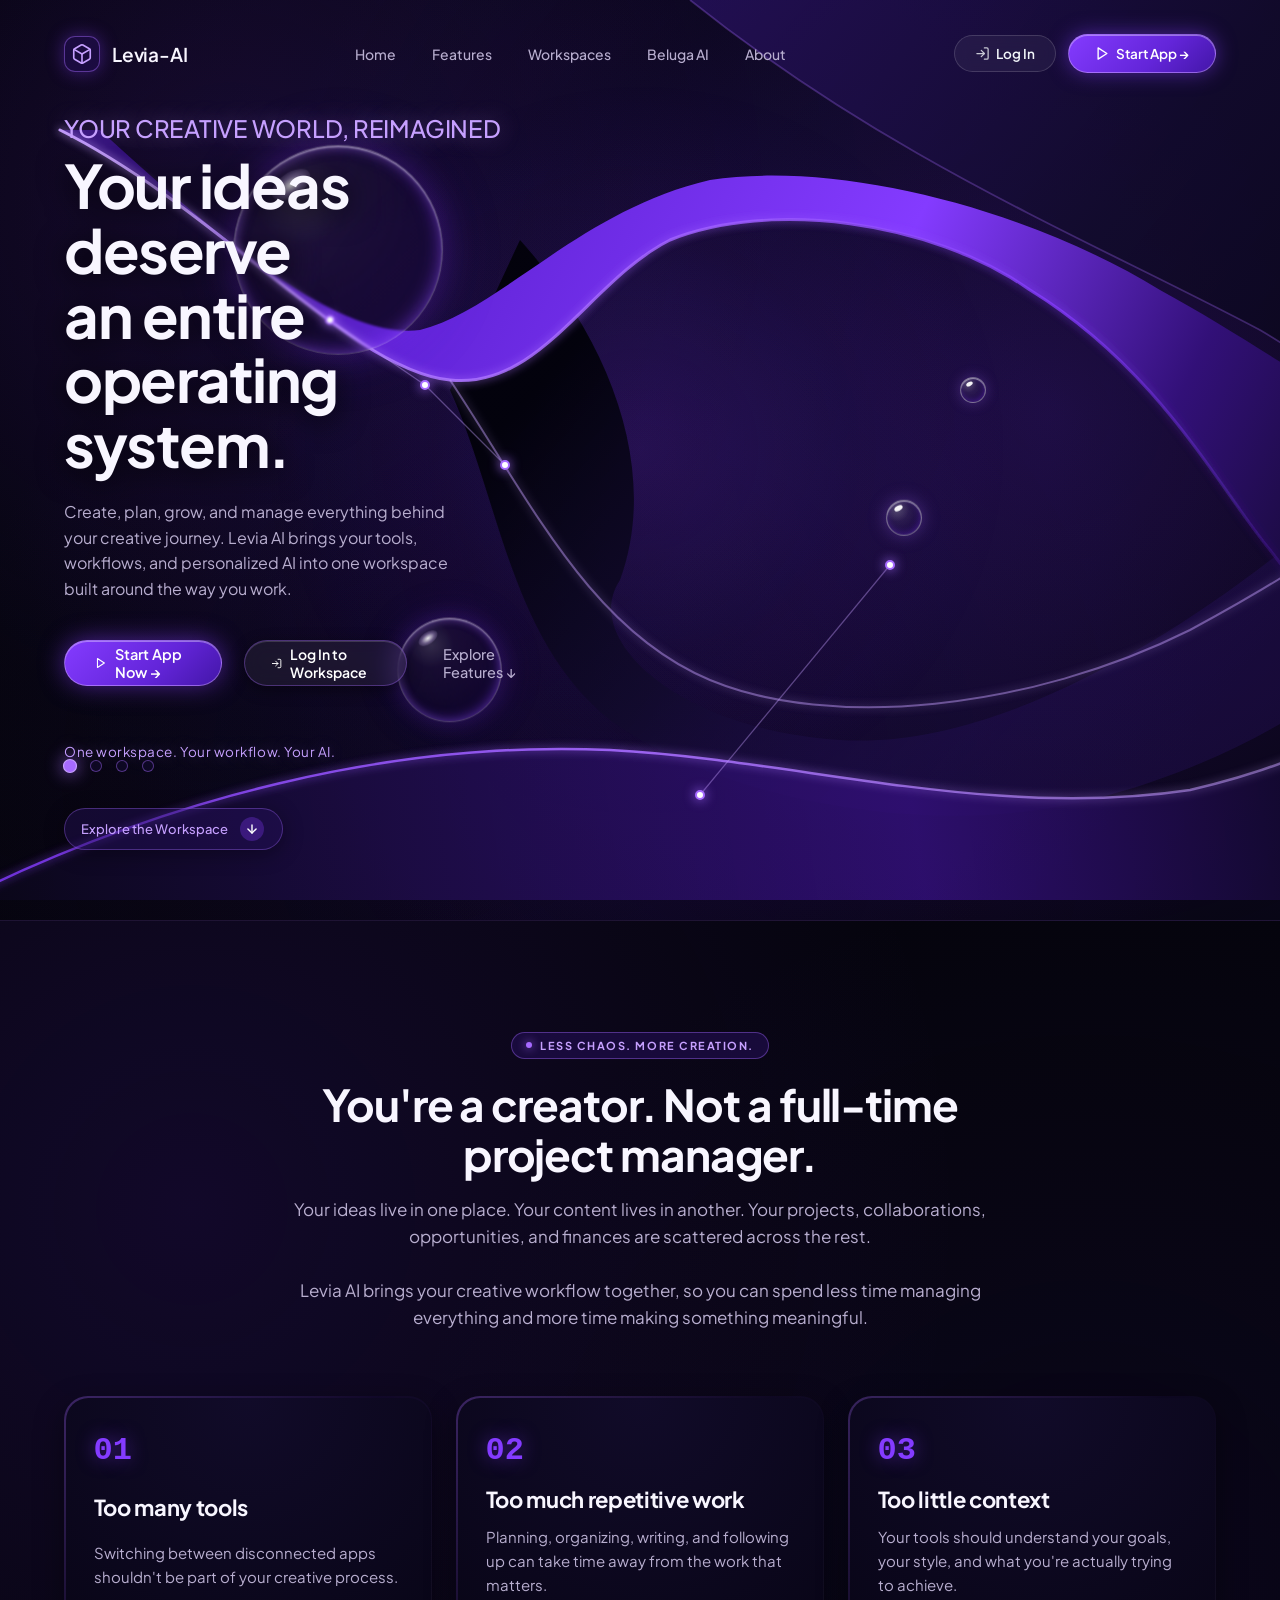
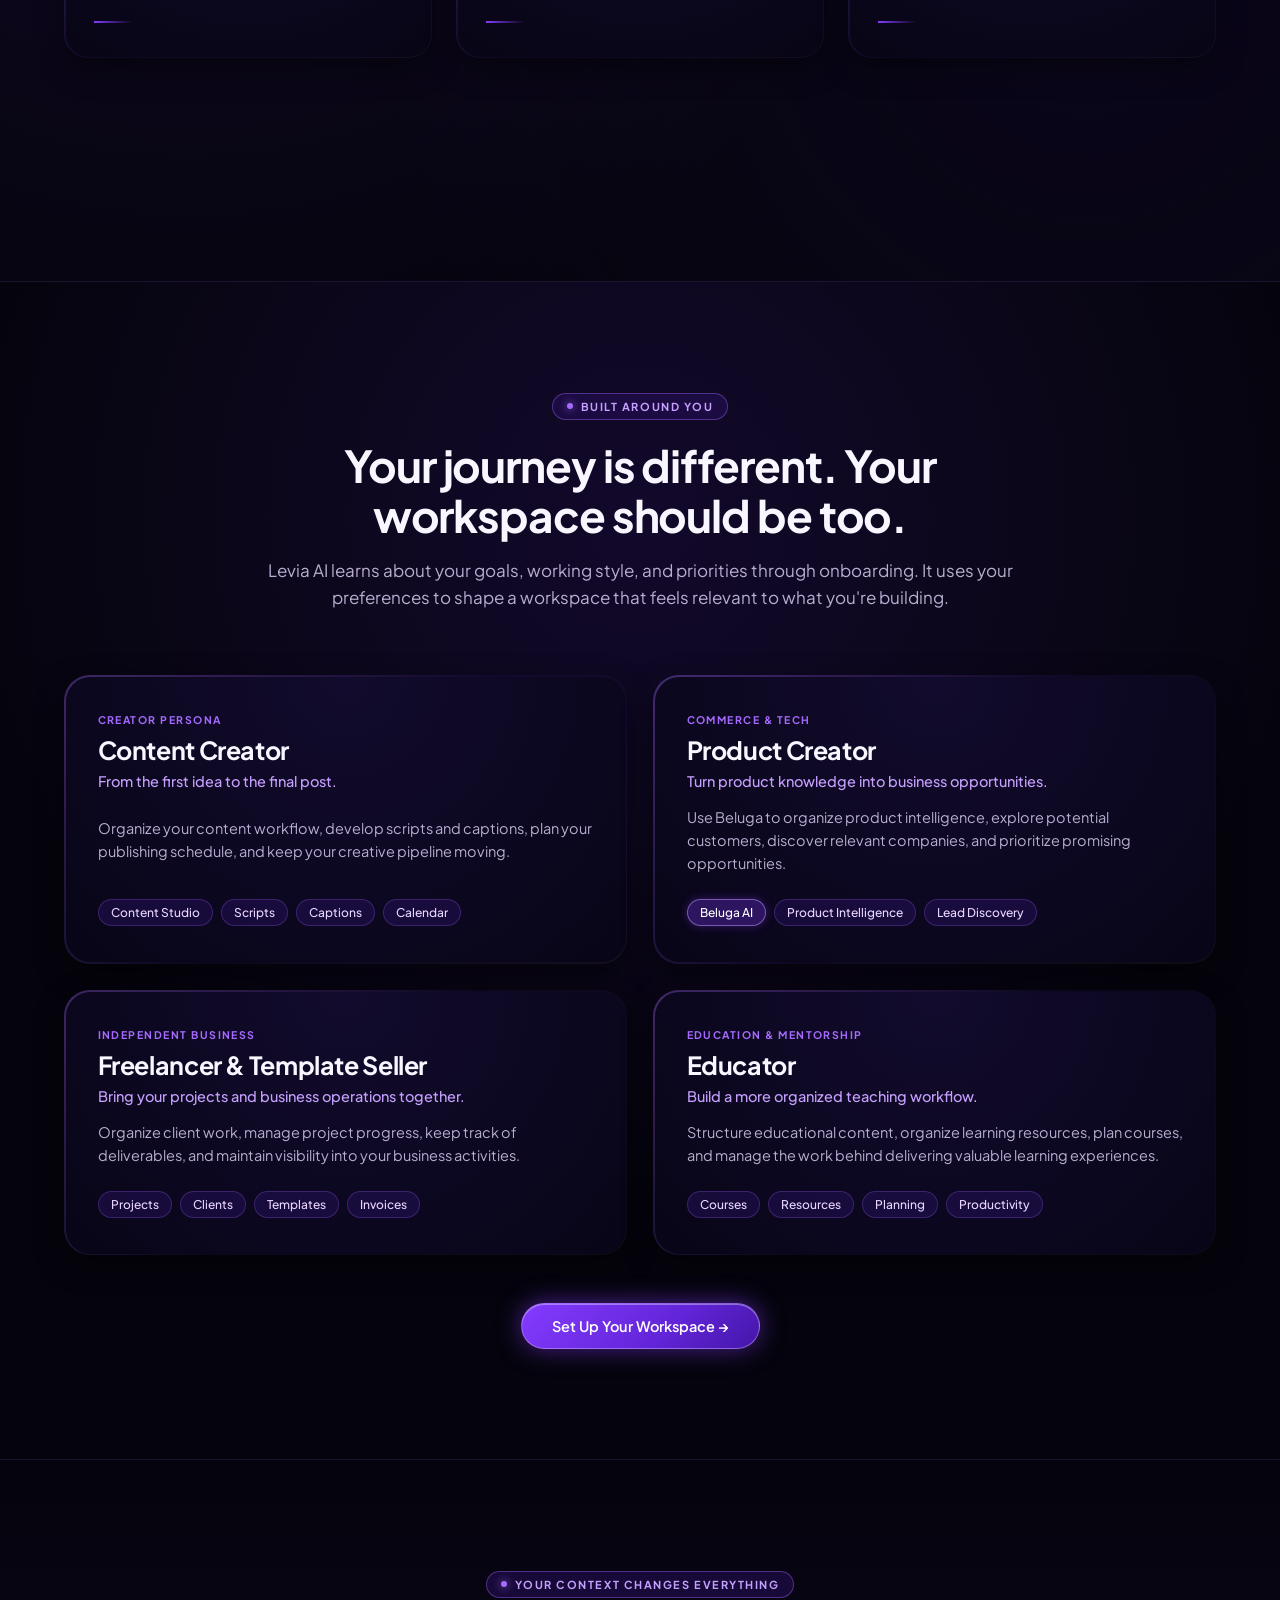
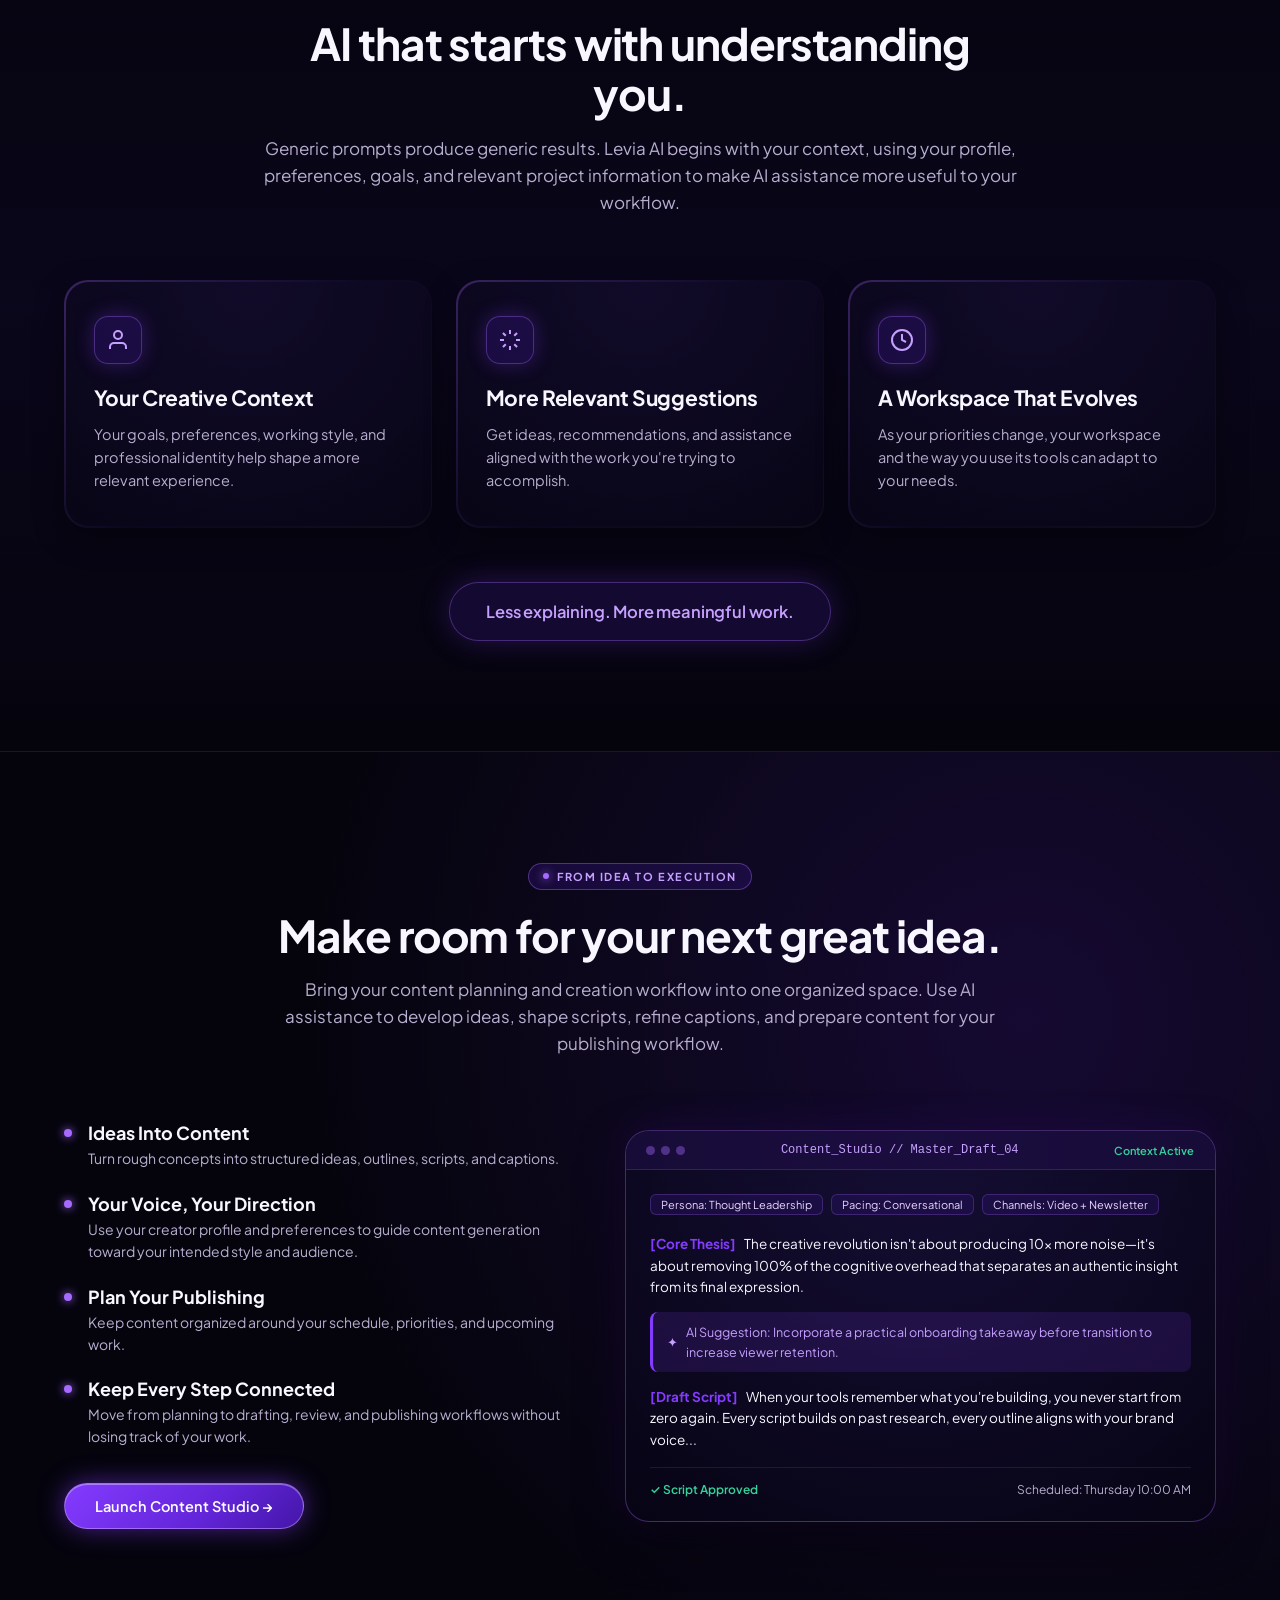
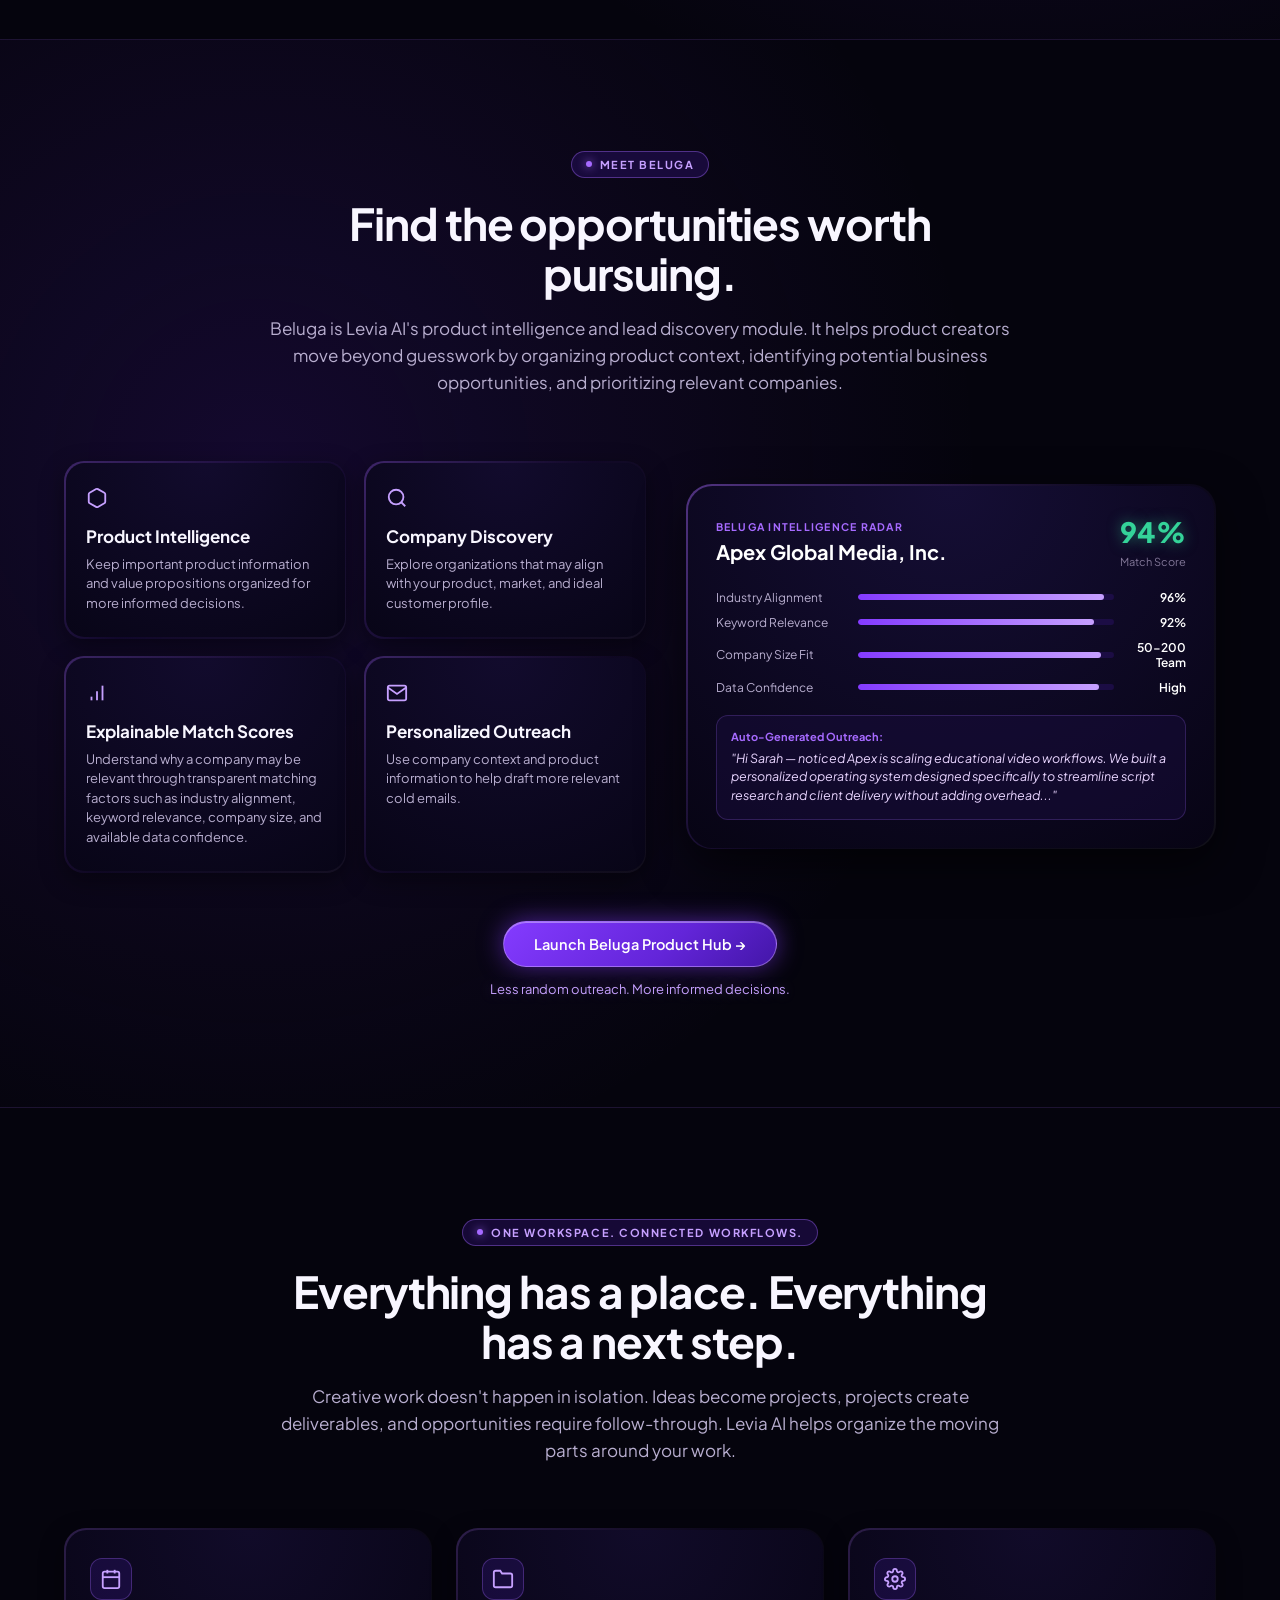
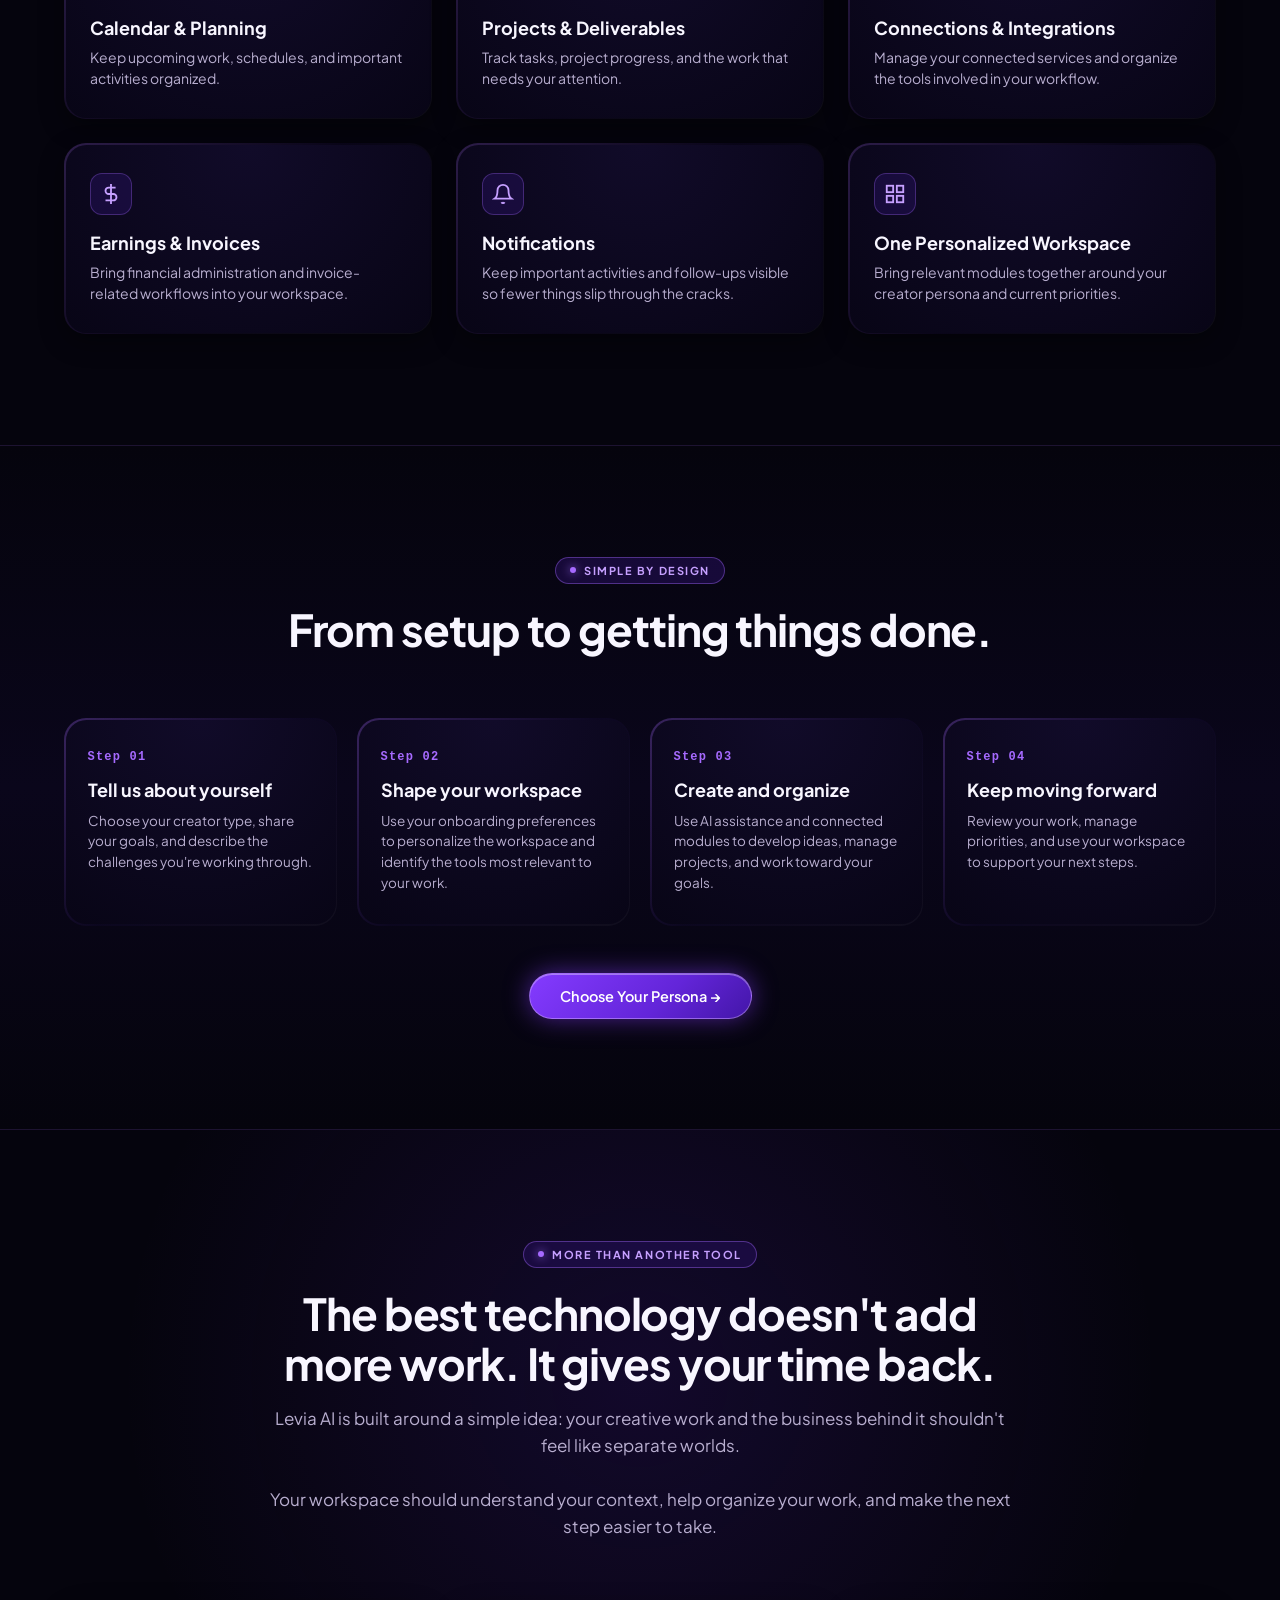
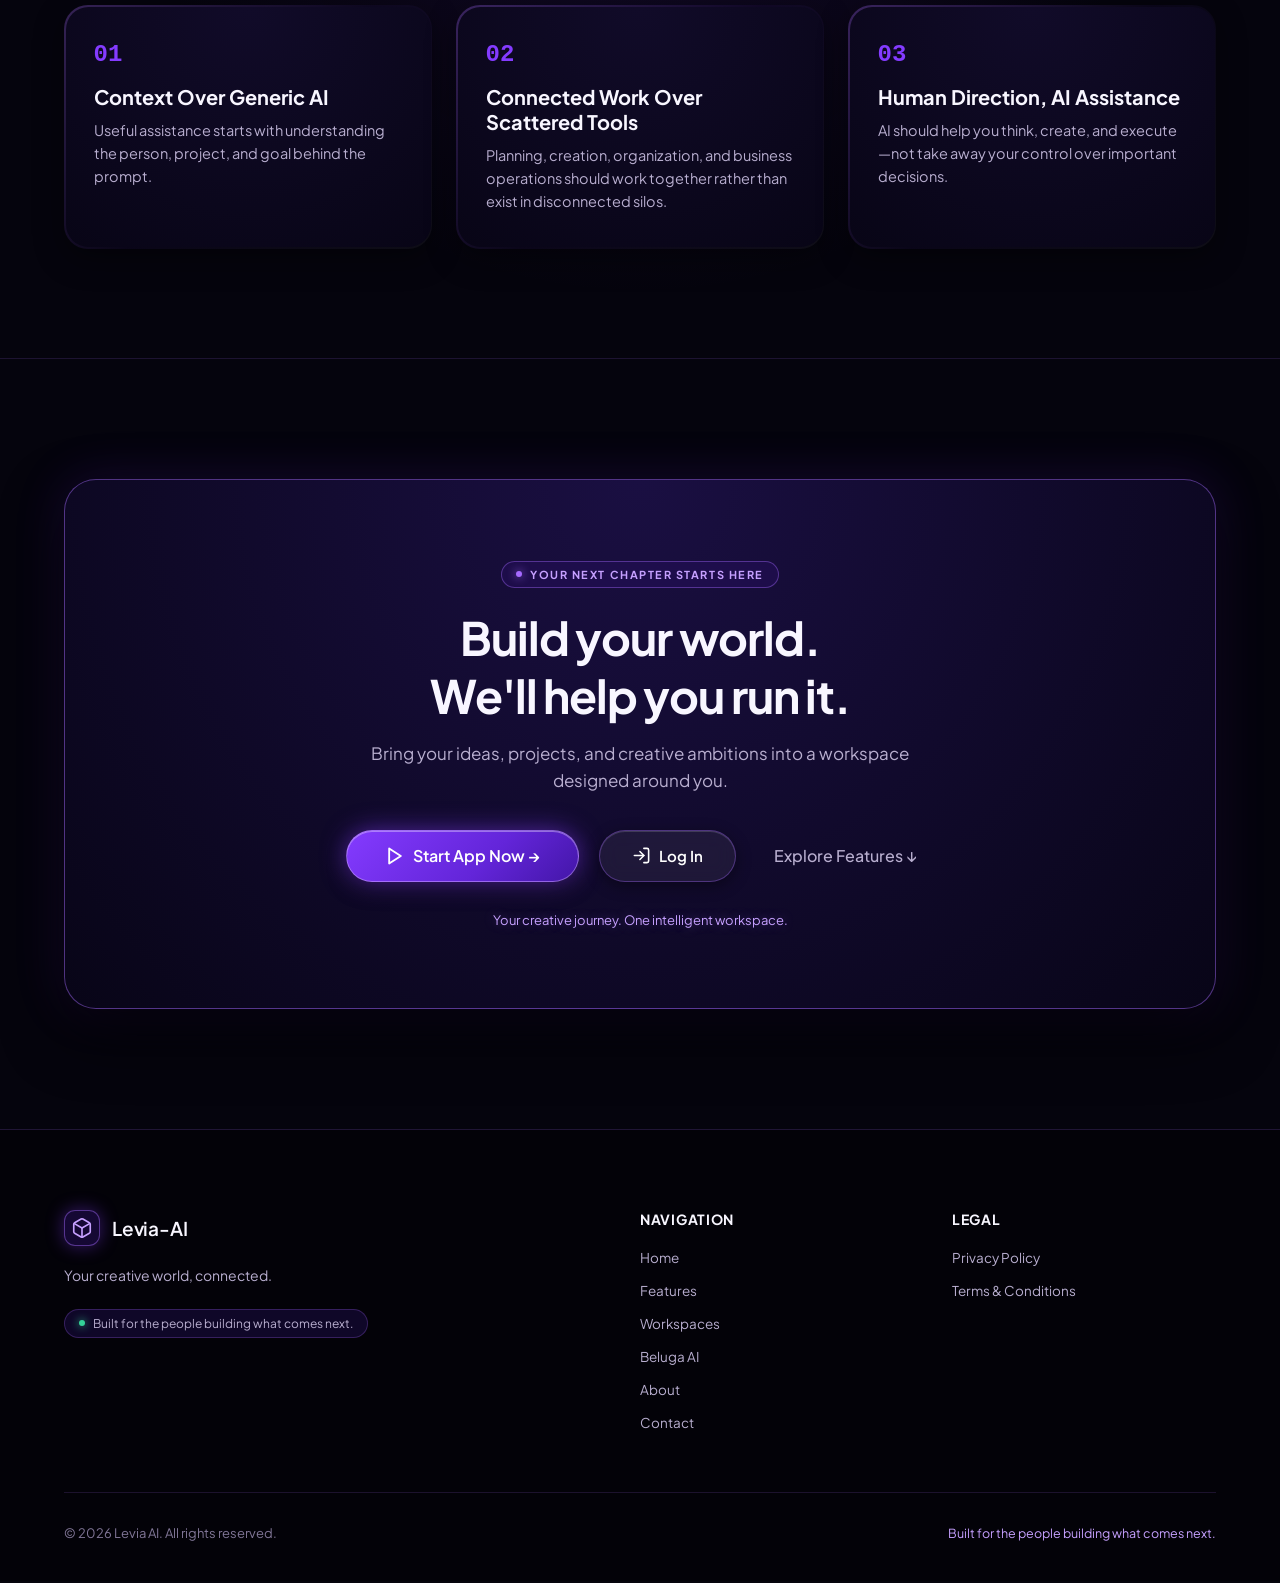
<file: landing.html>
<!DOCTYPE html>
<html lang="en">
<head>
  <meta charset="UTF-8">
  <meta name="viewport" content="width=device-width, initial-scale=1.0">
  <title>Levia-AI — Your creativity. Your business. One intelligent workspace.</title>

  <!-- Google Fonts: Plus Jakarta Sans & Inter -->
  <link rel="preconnect" href="https://fonts.googleapis.com">
  <link rel="preconnect" href="https://fonts.gstatic.com" crossorigin>
  <link href="https://fonts.googleapis.com/css2?family=Plus+Jakarta+Sans:wght@300;400;500;600;700;800&family=Inter:wght@300;400;500;600;700&display=swap" rel="stylesheet">

  <!-- External Stylesheet -->
  <link rel="stylesheet" href="./landpage/styles.css">

    <!-- UNIVERSAL UIVERSE.IO WIFI LOADER & SKELETON SCREEN -->
    <style id="universalLoaderStyle">
      #wifi-loader {
        --background: #62abff;
        --front-color: #843BFF;
        --back-color: rgba(132, 59, 255, 0.2);
        --text-color: #F1F5F9;
        width: 64px;
        height: 64px;
        border-radius: 50px;
        position: relative;
        display: flex;
        justify-content: center;
        align-items: center;
      }
      #wifi-loader svg {
        position: absolute;
        display: flex;
        justify-content: center;
        align-items: center;
      }
      #wifi-loader svg circle {
        position: absolute;
        fill: none;
        stroke-width: 6px;
        stroke-linecap: round;
        stroke-linejoin: round;
        transform: rotate(-100deg);
        transform-origin: center;
      }
      #wifi-loader svg circle.back { stroke: var(--back-color); }
      #wifi-loader svg circle.front { stroke: var(--front-color); }
      #wifi-loader svg.circle-outer { height: 86px; width: 86px; }
      #wifi-loader svg.circle-outer circle { stroke-dasharray: 62.75 188.25; }
      #wifi-loader svg.circle-outer circle.back { animation: circle-outer135 1.8s ease infinite 0.3s; }
      #wifi-loader svg.circle-outer circle.front { animation: circle-outer135 1.8s ease infinite 0.15s; }
      #wifi-loader svg.circle-middle { height: 60px; width: 60px; }
      #wifi-loader svg.circle-middle circle { stroke-dasharray: 42.5 127.5; }
      #wifi-loader svg.circle-middle circle.back { animation: circle-middle6123 1.8s ease infinite 0.25s; }
      #wifi-loader svg.circle-middle circle.front { animation: circle-middle6123 1.8s ease infinite 0.1s; }
      #wifi-loader svg.circle-inner { height: 34px; width: 34px; }
      #wifi-loader svg.circle-inner circle { stroke-dasharray: 22 66; }
      #wifi-loader svg.circle-inner circle.back { animation: circle-inner162 1.8s ease infinite 0.2s; }
      #wifi-loader svg.circle-inner circle.front { animation: circle-inner162 1.8s ease infinite 0.05s; }
      #wifi-loader .text {
        position: absolute;
        bottom: -46px;
        font-size: 13px;
        font-weight: 600;
        letter-spacing: 0.02em;
        font-family: 'Plus Jakarta Sans', sans-serif;
        color: var(--text-color);
        white-space: nowrap;
      }
      #wifi-loader .text::before { content: attr(data-text); }
      @keyframes circle-outer135 { 0% { stroke-dashoffset: 251; } 50% { stroke-dashoffset: 62.75; } 100% { stroke-dashoffset: -188.25; } }
      @keyframes circle-middle6123 { 0% { stroke-dashoffset: 170; } 50% { stroke-dashoffset: 42.5; } 100% { stroke-dashoffset: -127.5; } }
      @keyframes circle-inner162 { 0% { stroke-dashoffset: 88; } 50% { stroke-dashoffset: 22; } 100% { stroke-dashoffset: -66; } }

      .top-loader {
        position: fixed;
        top: 0;
        left: 0;
        right: 0;
        height: 3px;
        z-index: 1000000;
        pointer-events: none;
        background: rgba(132, 59, 255, 0.08);
        overflow: hidden;
        transition: opacity .4s ease;
      }
      .top-loader.loaded { opacity: 0; }
      .top-loader-bar {
        width: 40%;
        height: 100%;
        background: linear-gradient(90deg, transparent, #843BFF 35%, #C6A0FF 70%, #A9E76F 100%);
        border-radius: 99px;
        animation: topLoaderSlide 1.3s cubic-bezier(0.4, 0, 0.2, 1) infinite;
        box-shadow: 0 0 12px rgba(132, 59, 255, 0.6);
      }
      @keyframes topLoaderSlide { 0% { transform: translateX(-100%); } 100% { transform: translateX(300%); } }

      .skeleton-screen-overlay {
        position: fixed;
        inset: 0;
        z-index: 99999;
        background: #05040D;
        backdrop-filter: blur(14px);
        -webkit-backdrop-filter: blur(14px);
        display: flex;
        flex-direction: column;
        align-items: center;
        justify-content: center;
        transition: opacity 0.4s ease, visibility 0.4s ease;
        padding: 30px;
      }
      .skeleton-screen-overlay.loaded { opacity: 0; visibility: hidden; pointer-events: none; }
      .skeleton-center-wrap { margin-bottom: 44px; display: flex; flex-direction: column; align-items: center; justify-content: center; }
      .skeleton-grid-preview { width: 100%; max-width: 1100px; display: flex; flex-direction: column; gap: 18px; opacity: 0.4; }
      .skel-row, .skel-card, .skel-panel {
        border-radius: 16px;
        background: linear-gradient(100deg, rgba(132,59,255,.05) 30%, rgba(198,160,255,.14) 50%, rgba(132,59,255,.05) 70%);
        background-size: 200% 100%;
        animation: shimmer 1.4s infinite ease-in-out;
        border: 1px solid rgba(255,255,255,.08);
      }
      @keyframes shimmer { 0% { background-position: 200% 0; } 100% { background-position: -200% 0; } }
      .skel-cards-row { display: grid; grid-template-columns: repeat(4, 1fr); gap: 16px; }
      .skel-panels-row { display: flex; gap: 18px; }
      @media (max-width: 860px) {
        .skel-cards-row { grid-template-columns: repeat(2, 1fr); }
        .skel-panels-row { flex-direction: column; }
      }
    </style>
  
</head>
<body>

  <!-- UNIVERSAL UIVERSE.IO WIFI LOADER & SKELETON SCREEN -->
  <div class="top-loader" id="topLoader"><div class="top-loader-bar"></div></div>
  <div class="skeleton-screen-overlay" id="skeletonScreen">
    <div class="skeleton-center-wrap">
      <div id="wifi-loader">
        <svg class="circle-outer" viewBox="0 0 86 86">
          <circle class="back" cx="43" cy="43" r="40"></circle>
          <circle class="front" cx="43" cy="43" r="40"></circle>
          <circle class="new" cx="43" cy="43" r="40"></circle>
        </svg>
        <svg class="circle-middle" viewBox="0 0 60 60">
          <circle class="back" cx="30" cy="30" r="27"></circle>
          <circle class="front" cx="30" cy="30" r="27"></circle>
        </svg>
        <svg class="circle-inner" viewBox="0 0 34 34">
          <circle class="back" cx="17" cy="17" r="14"></circle>
          <circle class="front" cx="17" cy="17" r="14"></circle>
        </svg>
        <div class="text" data-text="Loading Levia-AI..."></div>
      </div>
    </div>
    <div class="skeleton-grid-preview">
      <div class="skel-row" style="height: 100px; border-radius: 18px;"></div>
      <div class="skel-cards-row">
        <div class="skel-card" style="height: 120px;"></div>
        <div class="skel-card" style="height: 120px;"></div>
        <div class="skel-card" style="height: 120px;"></div>
        <div class="skel-card" style="height: 120px;"></div>
      </div>
      <div class="skel-panels-row">
        <div class="skel-panel" style="height: 250px; flex: 1.5;"></div>
        <div class="skel-panel" style="height: 250px; flex: 1;"></div>
      </div>
    </div>
  </div>

  <script id="universalLoaderScript">
    (function() {
      function dismissUniversalLoader() {
        var skel = document.getElementById('skeletonScreen');
        var topL = document.getElementById('topLoader');
        if (skel) skel.classList.add('loaded');
        if (topL) topL.classList.add('loaded');
        setTimeout(function() {
          if (skel) skel.style.display = 'none';
          if (topL) topL.style.display = 'none';
        }, 400);
      }
      if (document.readyState === 'complete') {
        setTimeout(dismissUniversalLoader, 650);
      } else {
        window.addEventListener('load', function() {
          setTimeout(dismissUniversalLoader, 650);
        });
        setTimeout(dismissUniversalLoader, 2000);
      }
    })();
  </script>
  

  <!-- =====================================================================
       FULL-PAGE SEAMLESS LANDING PAGE (No bounding box, full-bleed edge-to-edge)
       ===================================================================== -->
  <div class="full-page-hero">

    <!-- Interactive Mouse Spotlight Aura -->
    <div id="cursor-spotlight" class="cursor-spotlight-glow" aria-hidden="true"></div>

    <!-- ===================================================================
         FULL-SCREEN BACKGROUND ARTWORK: 3D ABSTRACT FLUID WAVE & TRANSLUCENT CIRCLES
         (Image 1 Continuous Wave Geometry + Image 2 Purple Lighting & Translucency)
         =================================================================== -->
    <div class="full-page-artwork-layer" aria-hidden="true">
      
      <!-- Scalable SVG Fluid Wave Artwork spanning the full screen -->
      <svg class="fluid-wave-svg" viewBox="0 0 1600 900" preserveAspectRatio="xMidYMid slice" fill="none" xmlns="http://www.w3.org/2000/svg">
        <defs>
          <!-- Glow Filters for Neon Edge Lighting -->
          <filter id="waveGlow" x="-20%" y="-20%" width="140%" height="140%">
            <feGaussianBlur in="SourceGraphic" stdDeviation="8" result="blur" />
            <feMerge>
              <feMergeNode in="blur" />
              <feMergeNode in="SourceGraphic" />
            </feMerge>
          </filter>

          <filter id="subtleGlow" x="-10%" y="-10%" width="120%" height="120%">
            <feGaussianBlur in="SourceGraphic" stdDeviation="4" result="blur" />
            <feMerge>
              <feMergeNode in="blur" />
              <feMergeNode in="SourceGraphic" />
            </feMerge>
          </filter>

          <!-- Gradient 1: Deep Background Wave Surface -->
          <linearGradient id="bgWaveGrad" x1="800" y1="50" x2="1600" y2="700" gradientUnits="userSpaceOnUse">
            <stop offset="0%" stop-color="#25105A" stop-opacity="0.85" />
            <stop offset="45%" stop-color="#120B2D" stop-opacity="0.9" />
            <stop offset="100%" stop-color="#05040D" stop-opacity="0.95" />
          </linearGradient>

          <!-- Gradient 2: Main Flowing Wave Crest & Body -->
          <linearGradient id="mainWaveGrad" x1="280" y1="160" x2="1500" y2="750" gradientUnits="userSpaceOnUse">
            <stop offset="0%" stop-color="#321078" />
            <stop offset="25%" stop-color="#6325D9" />
            <stop offset="55%" stop-color="#843BFF" />
            <stop offset="78%" stop-color="#321078" />
            <stop offset="100%" stop-color="#0B071B" />
          </linearGradient>

          <!-- Gradient 3: Luminous Ridge Stroke -->
          <linearGradient id="ridgeStrokeGrad" x1="300" y1="130" x2="1550" y2="600" gradientUnits="userSpaceOnUse">
            <stop offset="0%" stop-color="#C6A0FF" stop-opacity="0.95" />
            <stop offset="35%" stop-color="#A66AFF" stop-opacity="0.85" />
            <stop offset="70%" stop-color="#843BFF" stop-opacity="0.75" />
            <stop offset="100%" stop-color="#321078" stop-opacity="0.2" />
          </linearGradient>

          <!-- Gradient 4: Underside Deep Shadow Fold -->
          <linearGradient id="foldShadowGrad" x1="720" y1="360" x2="1150" y2="750" gradientUnits="userSpaceOnUse">
            <stop offset="0%" stop-color="#02020A" stop-opacity="0.95" />
            <stop offset="50%" stop-color="#120B2D" stop-opacity="0.85" />
            <stop offset="100%" stop-color="#25105A" stop-opacity="0.4" />
          </linearGradient>

          <!-- Gradient 5: Foreground Lower Wave Sweep -->
          <linearGradient id="lowerWaveGrad" x1="150" y1="850" x2="1550" y2="650" gradientUnits="userSpaceOnUse">
            <stop offset="0%" stop-color="#0B071B" stop-opacity="0.95" />
            <stop offset="30%" stop-color="#1E0D48" stop-opacity="0.9" />
            <stop offset="65%" stop-color="#321078" stop-opacity="0.85" />
            <stop offset="100%" stop-color="#0B071B" stop-opacity="0.95" />
          </linearGradient>

          <!-- Gradient 6: Lower Wave Luminous Edge -->
          <linearGradient id="lowerWaveEdgeGrad" x1="180" y1="880" x2="1400" y2="680" gradientUnits="userSpaceOnUse">
            <stop offset="0%" stop-color="#843BFF" stop-opacity="0.8" />
            <stop offset="50%" stop-color="#A66AFF" stop-opacity="0.9" />
            <stop offset="100%" stop-color="#C6A0FF" stop-opacity="0.5" />
          </linearGradient>
        </defs>

        <!-- LAYER A: Background Wave Surface (Top-Right) -->
        <path d="M850 0 C1050 160 1250 240 1420 330 C1540 400 1600 500 1600 600 L1600 0 Z" 
              fill="url(#bgWaveGrad)" />
        <path d="M850 0 C1050 160 1250 240 1420 330 C1540 400 1600 500 1600 600" 
              stroke="rgba(166, 106, 255, 0.3)" stroke-width="1.8" />

        <!-- LAYER B: Underside Shadow of the Main Ribbon Fold -->
        <path d="M680 240 C770 340 820 470 780 580 C740 640 840 730 1000 740 C1160 750 1350 630 1480 520 C1570 450 1600 400 1600 370 L1600 600 C1520 680 1410 760 1250 800 C1090 840 880 800 770 720 C670 640 660 500 610 390 Z" 
              fill="url(#foldShadowGrad)" />

        <!-- LAYER C: Main 3D Fluid Ribbon (Continuous Organic Wave from Image 1) -->
        <path d="M220 130 C380 210 510 370 610 380 C700 390 750 280 830 240 C930 200 1090 220 1190 290 C1320 370 1380 490 1430 550 C1490 630 1550 670 1600 680 L1600 450 C1520 420 1430 350 1320 290 C1190 210 1000 160 870 180 C740 210 660 310 580 330 C500 340 380 240 260 130 Z" 
              fill="url(#mainWaveGrad)" />

        <!-- Lit Ridge Contour with Glowing Neon Edge (Image 2 Aesthetic) -->
        <path d="M220 130 C380 210 510 370 610 380 C700 390 750 280 830 240 C930 200 1090 220 1190 290 C1320 370 1380 490 1430 550 C1490 630 1550 670 1600 680" 
              stroke="url(#ridgeStrokeGrad)" stroke-width="3" filter="url(#subtleGlow)" stroke-linecap="round" />

        <!-- Secondary Flow Wave Ridge -->
        <path d="M610 380 C690 500 750 630 870 680 C990 730 1190 710 1350 630 C1480 560 1560 500 1600 460" 
              stroke="rgba(198, 160, 255, 0.45)" stroke-width="2" filter="url(#subtleGlow)" />

        <!-- LAYER D: Foreground Lower Wave Sweep -->
        <path d="M120 900 C320 800 550 740 770 750 C960 760 1150 820 1350 790 C1480 760 1560 710 1600 670 L1600 900 Z" 
              fill="url(#lowerWaveGrad)" />

        <path d="M120 900 C320 800 550 740 770 750 C960 760 1150 820 1350 790 C1480 760 1560 710 1600 670" 
              stroke="url(#lowerWaveEdgeGrad)" stroke-width="2.5" filter="url(#subtleGlow)" />

        <!-- LAYER E: Decorative Network Nodes & Constellation Lines (From Image 1) -->
        <line x1="490" y1="320" x2="585" y2="385" class="network-line" />
        <line x1="585" y1="385" x2="665" y2="465" class="network-line" />
        
        <circle cx="490" cy="320" r="4" class="network-node" />
        <circle cx="585" cy="385" r="4" class="network-node" />
        <circle cx="665" cy="465" r="4" class="network-node" />

        <!-- Lower-Right Line Group near Pearl Spheres -->
        <line x1="860" y1="795" x2="1050" y2="565" class="network-line" />
        <circle cx="860" cy="795" r="4" class="network-node" />
        <circle cx="1050" cy="565" r="4" class="network-node" />
      </svg>

      <!-- =================================================================
           TRANSLUCENT CIRCLES (Ethereal glassmorphism, glowing, see-through)
           ================================================================= -->
      <!-- 1. Large Translucent Glass Circle (Upper-Left above heading) -->
      <div class="circle-translucent-large" id="circle-large"></div>

      <!-- 2. Medium Translucent Glass Circle (Lower-Left near lower wave) -->
      <div class="circle-translucent-lower" id="circle-lower"></div>

      <!-- 3. Small Translucent Pearl Circles resting on Upper-Right Wave -->
      <div class="circle-pearl-1" id="circle-pearl-1"></div>
      <div class="circle-pearl-2" id="circle-pearl-2"></div>

    </div>

    <!-- ===================================================================
         NAVIGATION HEADER (01. Navigation from specification)
         =================================================================== -->
    <header class="page-navbar">
      <div class="navbar-container">
        <!-- Left: Brand Logo & Title -->
        <a href="#hero" class="nav-brand-group">
          <div class="brand-icon-box" aria-hidden="true">
            <svg width="22" height="22" viewBox="0 0 24 24" fill="none" stroke="currentColor" stroke-width="1.8" stroke-linecap="round" stroke-linejoin="round">
              <path d="M21 16V8a2 2 0 0 0-1-1.73l-7-4a2 2 0 0 0-2 0l-7 4A2 2 0 0 0 3 8v8a2 2 0 0 0 1 1.73l7 4a2 2 0 0 0 2 0l7-4A2 2 0 0 0 21 16z"></path>
              <polyline points="3.27 6.96 12 12.01 20.73 6.96"></polyline>
              <line x1="12" y1="22.08" x2="12" y2="12"></line>
            </svg>
          </div>
          <span class="brand-title">Levia-AI</span>
        </a>

        <!-- Center: Horizontal Navigation Links -->
        <nav aria-label="Main Navigation">
          <ul class="nav-links-center">
            <li><a href="#hero" class="nav-item-link">Home</a></li>
            <li><a href="#content-studio" class="nav-item-link">Features</a></li>
            <li><a href="#workspaces" class="nav-item-link">Workspaces</a></li>
            <li><a href="#beluga" class="nav-item-link">Beluga AI</a></li>
            <li><a href="#philosophy" class="nav-item-link">About</a></li>
          </ul>
        </nav>

        <!-- Right: Primary Navigation CTA Button -->
        <div class="nav-actions-right">
          <a href="./signin.html" data-route="signin.html" class="nav-login-btn" title="Sign In to your Levia-AI account">
            <svg width="15" height="15" viewBox="0 0 24 24" fill="none" stroke="currentColor" stroke-width="2" stroke-linecap="round" stroke-linejoin="round" style="margin-right:6px;opacity:0.8"><path d="M15 3h4a2 2 0 0 1 2 2v14a2 2 0 0 1-2 2h-4"></path><polyline points="10 17 15 12 10 7"></polyline><line x1="15" y1="12" x2="3" y2="12"></line></svg>
            <span>Log In</span>
          </a>
          <a href="./index.html" data-route="index.html" class="nav-cta-btn nav-start-app-btn" title="Launch Levia-AI Workspace">
            <svg width="15" height="15" viewBox="0 0 24 24" fill="none" stroke="currentColor" stroke-width="2.2" stroke-linecap="round" stroke-linejoin="round" style="margin-right:6px"><polygon points="5 3 19 12 5 21 5 3"></polygon></svg>
            <span>Start App &rarr;</span>
          </a>
        </div>
      </div>
    </header>

    <!-- ===================================================================
         HERO SECTION (02. Hero Section from specification)
         =================================================================== -->
    <div class="hero-content-section" id="hero">
      <div class="hero-text-block">
        
        <!-- Eyebrow: YOUR CREATIVE WORLD, REIMAGINED -->
        <div class="hero-intro-label">
          YOUR CREATIVE WORLD, REIMAGINED
        </div>

        <!-- Headline: Your ideas deserve an entire operating system. -->
        <h1 class="hero-main-heading">
          <span>Your ideas deserve</span>
          <span>an entire operating system.</span>
        </h1>

        <!-- Supporting Description -->
        <p class="hero-description">
          Create, plan, grow, and manage everything behind your creative journey. Levia AI brings your tools, workflows, and personalized AI into one workspace built around the way you work.
        </p>

        <!-- CTA Buttons Row -->
        <div class="hero-cta-group">
          <a href="./index.html" data-route="index.html" class="btn-primary-pill btn-start-app" title="Launch Levia-AI Application">
            <svg width="18" height="18" viewBox="0 0 24 24" fill="none" stroke="currentColor" stroke-width="2.2" stroke-linecap="round" stroke-linejoin="round">
              <polygon points="5 3 19 12 5 21 5 3"></polygon>
            </svg>
            <span>Start App Now &rarr;</span>
          </a>
          
          <a href="./signin.html" data-route="signin.html" class="btn-secondary-pill btn-login" title="Sign In to Levia-AI">
            <svg width="17" height="17" viewBox="0 0 24 24" fill="none" stroke="currentColor" stroke-width="2" stroke-linecap="round" stroke-linejoin="round">
              <path d="M15 3h4a2 2 0 0 1 2 2v14a2 2 0 0 1-2 2h-4"></path>
              <polyline points="10 17 15 12 10 7"></polyline>
              <line x1="15" y1="12" x2="3" y2="12"></line>
            </svg>
            <span>Log In to Workspace</span>
          </a>

          <a href="#workspaces" class="btn-secondary-link">
            <span>Explore Features &darr;</span>
          </a>
        </div>

        <!-- Supporting microcopy: One workspace. Your workflow. Your AI. -->
        <div class="hero-microcopy">
          <span>One workspace. Your workflow. Your AI.</span>
        </div>

        <!-- Four Carousel Indicators (Bottom-left from Image 1) -->
        <div class="carousel-dots-row" role="tablist" aria-label="Slide Selection">
          <button class="carousel-dot active" role="tab" aria-selected="true" aria-label="Content Creator" data-index="0"></button>
          <button class="carousel-dot" role="tab" aria-selected="false" aria-label="Product Creator" data-index="1"></button>
          <button class="carousel-dot" role="tab" aria-selected="false" aria-label="Freelancer & Template Seller" data-index="2"></button>
          <button class="carousel-dot" role="tab" aria-selected="false" aria-label="Educator" data-index="3"></button>
        </div>

      </div>

      <!-- Floating Slide-Down Scroll Indicator -->
      <a href="#problem" class="hero-scroll-indicator" aria-label="Scroll to explore the problem and workspace">
        <span class="scroll-indicator-text">Explore the Workspace</span>
        <div class="scroll-indicator-icon">
          <svg width="14" height="14" viewBox="0 0 24 24" fill="none" stroke="currentColor" stroke-width="2.4" stroke-linecap="round" stroke-linejoin="round">
            <line x1="12" y1="5" x2="12" y2="19"></line>
            <polyline points="19 12 12 19 5 12"></polyline>
          </svg>
        </div>
      </a>
    </div>

  </div>

  <!-- =========================================================================
       03. THE PROBLEM: LESS CHAOS. MORE CREATION.
       ========================================================================= -->
  <section id="problem" class="product-section problem-section">
    <div class="section-container">
      
      <div class="section-header-block reveal-on-scroll">
        <div class="section-eyebrow-badge">
          <span class="badge-pulse"></span>
          <span>LESS CHAOS. MORE CREATION.</span>
        </div>
        <h2 class="section-title">
          <span>You're a creator.</span>
          <span>Not a full-time project manager.</span>
        </h2>
        <p class="section-subtitle">
          Your ideas live in one place. Your content lives in another. Your projects, collaborations, opportunities, and finances are scattered across the rest.<br><br>
          Levia AI brings your creative workflow together, so you can spend less time managing everything and more time making something meaningful.
        </p>
      </div>

      <!-- Three Problem Statements Grid -->
      <div class="problem-cards-grid">
        
        <!-- Problem 01 -->
        <div class="problem-card reveal-on-scroll">
          <div class="problem-card-inner">
            <div class="problem-number">01</div>
            <h3 class="problem-title">Too many tools</h3>
            <p class="problem-desc">
              Switching between disconnected apps shouldn't be part of your creative process.
            </p>
            <div class="problem-accent-line"></div>
          </div>
        </div>

        <!-- Problem 02 -->
        <div class="problem-card reveal-on-scroll">
          <div class="problem-card-inner">
            <div class="problem-number">02</div>
            <h3 class="problem-title">Too much repetitive work</h3>
            <p class="problem-desc">
              Planning, organizing, writing, and following up can take time away from the work that matters.
            </p>
            <div class="problem-accent-line"></div>
          </div>
        </div>

        <!-- Problem 03 -->
        <div class="problem-card reveal-on-scroll">
          <div class="problem-card-inner">
            <div class="problem-number">03</div>
            <h3 class="problem-title">Too little context</h3>
            <p class="problem-desc">
              Your tools should understand your goals, your style, and what you're actually trying to achieve.
            </p>
            <div class="problem-accent-line"></div>
          </div>
        </div>

      </div>

      <!-- Closing Callout Statement -->
      <div class="closing-callout-banner reveal-on-scroll">
        <p class="closing-callout-text">It's time your workspace worked as one system.</p>
      </div>

    </div>
  </section>

  <!-- =========================================================================
       04. PERSONALIZED AI WORKSPACE: BUILT AROUND YOU
       ========================================================================= -->
  <section id="workspaces" class="product-section workspaces-section">
    <div class="section-container">
      
      <div class="section-header-block reveal-on-scroll">
        <div class="section-eyebrow-badge">
          <span class="badge-pulse"></span>
          <span>BUILT AROUND YOU</span>
        </div>
        <h2 class="section-title">
          <span>Your journey is different.</span>
          <span>Your workspace should be too.</span>
        </h2>
        <p class="section-subtitle">
          Levia AI learns about your goals, working style, and priorities through onboarding. It uses your preferences to shape a workspace that feels relevant to what you're building.
        </p>
      </div>

      <!-- Four Workspace Cards (Double-Bezel Architecture) -->
      <div class="workspaces-grid">
        
        <!-- Card 1: Content Creator -->
        <div class="workspace-card reveal-on-scroll">
          <div class="workspace-card-inner">
            <div class="workspace-card-header">
              <span class="workspace-type-badge">CREATOR PERSONA</span>
              <h3 class="workspace-card-title">Content Creator</h3>
              <p class="workspace-card-tagline">From the first idea to the final post.</p>
            </div>
            <p class="workspace-card-desc">
              Organize your content workflow, develop scripts and captions, plan your publishing schedule, and keep your creative pipeline moving.
            </p>
            <div class="workspace-tags-row">
              <span class="tag-pill">Content Studio</span>
              <span class="tag-pill">Scripts</span>
              <span class="tag-pill">Captions</span>
              <span class="tag-pill">Calendar</span>
            </div>
          </div>
        </div>

        <!-- Card 2: Product Creator -->
        <div class="workspace-card reveal-on-scroll">
          <div class="workspace-card-inner">
            <div class="workspace-card-header">
              <span class="workspace-type-badge">COMMERCE & TECH</span>
              <h3 class="workspace-card-title">Product Creator</h3>
              <p class="workspace-card-tagline">Turn product knowledge into business opportunities.</p>
            </div>
            <p class="workspace-card-desc">
              Use Beluga to organize product intelligence, explore potential customers, discover relevant companies, and prioritize promising opportunities.
            </p>
            <div class="workspace-tags-row">
              <span class="tag-pill highlight">Beluga AI</span>
              <span class="tag-pill">Product Intelligence</span>
              <span class="tag-pill">Lead Discovery</span>
            </div>
          </div>
        </div>

        <!-- Card 3: Freelancer & Template Seller -->
        <div class="workspace-card reveal-on-scroll">
          <div class="workspace-card-inner">
            <div class="workspace-card-header">
              <span class="workspace-type-badge">INDEPENDENT BUSINESS</span>
              <h3 class="workspace-card-title">Freelancer & Template Seller</h3>
              <p class="workspace-card-tagline">Bring your projects and business operations together.</p>
            </div>
            <p class="workspace-card-desc">
              Organize client work, manage project progress, keep track of deliverables, and maintain visibility into your business activities.
            </p>
            <div class="workspace-tags-row">
              <span class="tag-pill">Projects</span>
              <span class="tag-pill">Clients</span>
              <span class="tag-pill">Templates</span>
              <span class="tag-pill">Invoices</span>
            </div>
          </div>
        </div>

        <!-- Card 4: Educator -->
        <div class="workspace-card reveal-on-scroll">
          <div class="workspace-card-inner">
            <div class="workspace-card-header">
              <span class="workspace-type-badge">EDUCATION & MENTORSHIP</span>
              <h3 class="workspace-card-title">Educator</h3>
              <p class="workspace-card-tagline">Build a more organized teaching workflow.</p>
            </div>
            <p class="workspace-card-desc">
              Structure educational content, organize learning resources, plan courses, and manage the work behind delivering valuable learning experiences.
            </p>
            <div class="workspace-tags-row">
              <span class="tag-pill">Courses</span>
              <span class="tag-pill">Resources</span>
              <span class="tag-pill">Planning</span>
              <span class="tag-pill">Productivity</span>
            </div>
          </div>
        </div>

      </div>

      <!-- Section CTA -->
      <div class="section-cta-wrap reveal-on-scroll">
        <a href="./persona.html" data-route="persona.html" class="btn-primary-pill">
          <span>Set Up Your Workspace &rarr;</span>
        </a>
      </div>

    </div>
  </section>

  <!-- =========================================================================
       05. THE PERSONALIZATION ENGINE: YOUR CONTEXT CHANGES EVERYTHING
       ========================================================================= -->
  <section id="personalization" class="product-section personalization-section">
    <div class="section-container">
      
      <div class="section-header-block reveal-on-scroll">
        <div class="section-eyebrow-badge">
          <span class="badge-pulse"></span>
          <span>YOUR CONTEXT CHANGES EVERYTHING</span>
        </div>
        <h2 class="section-title">AI that starts with understanding you.</h2>
        <p class="section-subtitle">
          Generic prompts produce generic results. Levia AI begins with your context, using your profile, preferences, goals, and relevant project information to make AI assistance more useful to your workflow.
        </p>
      </div>

      <!-- Three Personalization Blocks -->
      <div class="personalization-grid">
        
        <div class="feature-pillar-card reveal-on-scroll">
          <div class="pillar-inner">
            <div class="pillar-icon-box">
              <svg width="24" height="24" viewBox="0 0 24 24" fill="none" stroke="currentColor" stroke-width="2">
                <path d="M20 21v-2a4 4 0 0 0-4-4H8a4 4 0 0 0-4 4v2"></path>
                <circle cx="12" cy="7" r="4"></circle>
              </svg>
            </div>
            <h3 class="pillar-title">Your Creative Context</h3>
            <p class="pillar-desc">
              Your goals, preferences, working style, and professional identity help shape a more relevant experience.
            </p>
          </div>
        </div>

        <div class="feature-pillar-card reveal-on-scroll">
          <div class="pillar-inner">
            <div class="pillar-icon-box">
              <svg width="24" height="24" viewBox="0 0 24 24" fill="none" stroke="currentColor" stroke-width="2">
                <path d="M12 2v4M12 18v4M4.93 4.93l2.83 2.83M16.24 16.24l2.83 2.83M2 12h4M18 12h4M4.93 19.07l2.83-2.83M16.24 7.76l2.83-2.83"></path>
              </svg>
            </div>
            <h3 class="pillar-title">More Relevant Suggestions</h3>
            <p class="pillar-desc">
              Get ideas, recommendations, and assistance aligned with the work you're trying to accomplish.
            </p>
          </div>
        </div>

        <div class="feature-pillar-card reveal-on-scroll">
          <div class="pillar-inner">
            <div class="pillar-icon-box">
              <svg width="24" height="24" viewBox="0 0 24 24" fill="none" stroke="currentColor" stroke-width="2">
                <circle cx="12" cy="12" r="10"></circle>
                <path d="M12 6v6l4 2"></path>
              </svg>
            </div>
            <h3 class="pillar-title">A Workspace That Evolves</h3>
            <p class="pillar-desc">
              As your priorities change, your workspace and the way you use its tools can adapt to your needs.
            </p>
          </div>
        </div>

      </div>

      <!-- Closing Callout -->
      <div class="closing-callout-banner reveal-on-scroll">
        <p class="closing-callout-text">Less explaining. More meaningful work.</p>
      </div>

    </div>
  </section>

  <!-- =========================================================================
       06. CONTENT STUDIO: FROM IDEA TO EXECUTION
       ========================================================================= -->
  <section id="content-studio" class="product-section content-studio-section">
    <div class="section-container">
      
      <div class="section-header-block reveal-on-scroll">
        <div class="section-eyebrow-badge">
          <span class="badge-pulse"></span>
          <span>FROM IDEA TO EXECUTION</span>
        </div>
        <h2 class="section-title">Make room for your next great idea.</h2>
        <p class="section-subtitle">
          Bring your content planning and creation workflow into one organized space. Use AI assistance to develop ideas, shape scripts, refine captions, and prepare content for your publishing workflow.
        </p>
      </div>

      <!-- Content Studio Layout (Interactive Mockup + Feature Blocks) -->
      <div class="content-studio-layout">
        
        <!-- Left: 4 Feature Blocks -->
        <div class="studio-features-list">
          
          <div class="studio-feature-item reveal-on-scroll">
            <div class="feat-dot"></div>
            <div>
              <h4 class="studio-feat-title">Ideas Into Content</h4>
              <p class="studio-feat-desc">Turn rough concepts into structured ideas, outlines, scripts, and captions.</p>
            </div>
          </div>

          <div class="studio-feature-item reveal-on-scroll">
            <div class="feat-dot"></div>
            <div>
              <h4 class="studio-feat-title">Your Voice, Your Direction</h4>
              <p class="studio-feat-desc">Use your creator profile and preferences to guide content generation toward your intended style and audience.</p>
            </div>
          </div>

          <div class="studio-feature-item reveal-on-scroll">
            <div class="feat-dot"></div>
            <div>
              <h4 class="studio-feat-title">Plan Your Publishing</h4>
              <p class="studio-feat-desc">Keep content organized around your schedule, priorities, and upcoming work.</p>
            </div>
          </div>

          <div class="studio-feature-item reveal-on-scroll">
            <div class="feat-dot"></div>
            <div>
              <h4 class="studio-feat-title">Keep Every Step Connected</h4>
              <p class="studio-feat-desc">Move from planning to drafting, review, and publishing workflows without losing track of your work.</p>
            </div>
          </div>

          <div class="studio-cta-wrap reveal-on-scroll">
            <a href="./creator.html" data-route="creator.html" class="btn-primary-pill">
              <span>Launch Content Studio &rarr;</span>
            </a>
          </div>

        </div>

        <!-- Right: Content Studio Live Glassmorphic Mockup -->
        <div class="studio-mockup-wrapper reveal-on-scroll">
          <div class="studio-mockup-frame">
            <div class="mockup-header-bar">
              <div class="mockup-window-controls">
                <span></span><span></span><span></span>
              </div>
              <span class="mockup-file-label">Content_Studio // Master_Draft_04</span>
              <span class="mockup-badge-active">Context Active</span>
            </div>
            
            <div class="studio-editor-content">
              <div class="editor-context-pills">
                <span class="ctx-pill">Persona: Thought Leadership</span>
                <span class="ctx-pill">Pacing: Conversational</span>
                <span class="ctx-pill">Channels: Video + Newsletter</span>
              </div>

              <div class="editor-script-text">
                <p class="script-p"><span class="script-label">[Core Thesis]</span> The creative revolution isn't about producing 10x more noise—it's about removing 100% of the cognitive overhead that separates an authentic insight from its final expression.</p>
                <div class="editor-callout-ai">
                  <span class="ai-sparkle">✦</span>
                  <span>AI Suggestion: Incorporate a practical onboarding takeaway before transition to increase viewer retention.</span>
                </div>
                <p class="script-p"><span class="script-label">[Draft Script]</span> When your tools remember what you're building, you never start from zero again. Every script builds on past research, every outline aligns with your brand voice...</p>
              </div>

              <div class="editor-publishing-footer">
                <span class="status-ready">✓ Script Approved</span>
                <span class="status-date">Scheduled: Thursday 10:00 AM</span>
              </div>
            </div>
          </div>
        </div>

      </div>

    </div>
  </section>

  <!-- =========================================================================
       07. BELUGA AI: PRODUCT INTELLIGENCE & LEAD DISCOVERY
       ========================================================================= -->
  <section id="beluga" class="product-section beluga-section">
    <div class="section-container">
      
      <div class="section-header-block reveal-on-scroll">
        <div class="section-eyebrow-badge">
          <span class="badge-pulse"></span>
          <span>MEET BELUGA</span>
        </div>
        <h2 class="section-title">Find the opportunities worth pursuing.</h2>
        <p class="section-subtitle">
          Beluga is Levia AI's product intelligence and lead discovery module. It helps product creators move beyond guesswork by organizing product context, identifying potential business opportunities, and prioritizing relevant companies.
        </p>
      </div>

      <!-- Beluga Grid & Interactive Match Score Widget -->
      <div class="beluga-content-grid">
        
        <!-- 4 Feature Cards -->
        <div class="beluga-features-grid">
          
          <div class="beluga-card reveal-on-scroll">
            <div class="beluga-card-inner">
              <div class="beluga-icon">
                <svg width="22" height="22" viewBox="0 0 24 24" fill="none" stroke="currentColor" stroke-width="2">
                  <path d="M21 16V8a2 2 0 0 0-1-1.73l-7-4a2 2 0 0 0-2 0l-7 4A2 2 0 0 0 3 8v8a2 2 0 0 0 1 1.73l7 4a2 2 0 0 0 2 0l7-4A2 2 0 0 0 21 16z"></path>
                </svg>
              </div>
              <h3 class="beluga-card-title">Product Intelligence</h3>
              <p class="beluga-card-desc">
                Keep important product information and value propositions organized for more informed decisions.
              </p>
            </div>
          </div>

          <div class="beluga-card reveal-on-scroll">
            <div class="beluga-card-inner">
              <div class="beluga-icon">
                <svg width="22" height="22" viewBox="0 0 24 24" fill="none" stroke="currentColor" stroke-width="2">
                  <circle cx="11" cy="11" r="8"></circle>
                  <line x1="21" y1="21" x2="16.65" y2="16.65"></line>
                </svg>
              </div>
              <h3 class="beluga-card-title">Company Discovery</h3>
              <p class="beluga-card-desc">
                Explore organizations that may align with your product, market, and ideal customer profile.
              </p>
            </div>
          </div>

          <div class="beluga-card reveal-on-scroll">
            <div class="beluga-card-inner">
              <div class="beluga-icon">
                <svg width="22" height="22" viewBox="0 0 24 24" fill="none" stroke="currentColor" stroke-width="2">
                  <path d="M12 20V10"></path>
                  <path d="M18 20V4"></path>
                  <path d="M6 20v-4"></path>
                </svg>
              </div>
              <h3 class="beluga-card-title">Explainable Match Scores</h3>
              <p class="beluga-card-desc">
                Understand why a company may be relevant through transparent matching factors such as industry alignment, keyword relevance, company size, and available data confidence.
              </p>
            </div>
          </div>

          <div class="beluga-card reveal-on-scroll">
            <div class="beluga-card-inner">
              <div class="beluga-icon">
                <svg width="22" height="22" viewBox="0 0 24 24" fill="none" stroke="currentColor" stroke-width="2">
                  <path d="M4 4h16c1.1 0 2 .9 2 2v12c0 1.1-.9 2-2 2H4c-1.1 0-2-.9-2-2V6c0-1.1.9-2 2-2z"></path>
                  <polyline points="22,6 12,13 2,6"></polyline>
                </svg>
              </div>
              <h3 class="beluga-card-title">Personalized Outreach</h3>
              <p class="beluga-card-desc">
                Use company context and product information to help draft more relevant cold emails.
              </p>
            </div>
          </div>

        </div>

        <!-- Interactive Match Score Display Widget -->
        <div class="beluga-preview-widget reveal-on-scroll">
          <div class="beluga-widget-inner">
            <div class="widget-top">
              <div>
                <span class="widget-tag">BELUGA INTELLIGENCE RADAR</span>
                <h4 class="widget-company-name">Apex Global Media, Inc.</h4>
              </div>
              <div class="match-score-badge">
                <span class="score-number">94%</span>
                <span class="score-label">Match Score</span>
              </div>
            </div>

            <div class="match-breakdown-list">
              <div class="match-factor">
                <span class="factor-name">Industry Alignment</span>
                <div class="factor-bar-wrap"><div class="factor-bar" style="width: 96%;"></div></div>
                <span class="factor-val">96%</span>
              </div>
              <div class="match-factor">
                <span class="factor-name">Keyword Relevance</span>
                <div class="factor-bar-wrap"><div class="factor-bar" style="width: 92%;"></div></div>
                <span class="factor-val">92%</span>
              </div>
              <div class="match-factor">
                <span class="factor-name">Company Size Fit</span>
                <div class="factor-bar-wrap"><div class="factor-bar" style="width: 95%;"></div></div>
                <span class="factor-val">50-200 Team</span>
              </div>
              <div class="match-factor">
                <span class="factor-name">Data Confidence</span>
                <div class="factor-bar-wrap"><div class="factor-bar" style="width: 94%;"></div></div>
                <span class="factor-val">High</span>
              </div>
            </div>

            <div class="outreach-draft-preview">
              <span class="draft-label">Auto-Generated Outreach:</span>
              <p class="draft-text">"Hi Sarah — noticed Apex is scaling educational video workflows. We built a personalized operating system designed specifically to streamline script research and client delivery without adding overhead..."</p>
            </div>
          </div>
        </div>

      </div>

      <!-- Section CTA & Supporting Line -->
      <div class="section-cta-wrap reveal-on-scroll">
        <a href="./Product%20based.html" data-route="Product%20based.html" class="btn-primary-pill">
          <span>Launch Beluga Product Hub &rarr;</span>
        </a>
        <div class="supporting-microcopy-line">Less random outreach. More informed decisions.</div>
      </div>

    </div>
  </section>

  <!-- =========================================================================
       08. YOUR WORK, CONNECTED: ONE WORKSPACE. CONNECTED WORKFLOWS.
       ========================================================================= -->
  <section id="connected" class="product-section connected-section">
    <div class="section-container">
      
      <div class="section-header-block reveal-on-scroll">
        <div class="section-eyebrow-badge">
          <span class="badge-pulse"></span>
          <span>ONE WORKSPACE. CONNECTED WORKFLOWS.</span>
        </div>
        <h2 class="section-title">
          <span>Everything has a place.</span>
          <span>Everything has a next step.</span>
        </h2>
        <p class="section-subtitle">
          Creative work doesn't happen in isolation. Ideas become projects, projects create deliverables, and opportunities require follow-through. Levia AI helps organize the moving parts around your work.
        </p>
      </div>

      <!-- Six Feature Blocks in 3x2 Grid -->
      <div class="connected-modules-grid">
        
        <div class="connected-card reveal-on-scroll">
          <div class="connected-card-inner">
            <div class="mod-icon">
              <svg width="22" height="22" viewBox="0 0 24 24" fill="none" stroke="currentColor" stroke-width="2">
                <rect x="3" y="4" width="18" height="18" rx="2" ry="2"></rect>
                <line x1="16" y1="2" x2="16" y2="6"></line>
                <line x1="8" y1="2" x2="8" y2="6"></line>
                <line x1="3" y1="10" x2="21" y2="10"></line>
              </svg>
            </div>
            <h3 class="mod-title">Calendar & Planning</h3>
            <p class="mod-desc">Keep upcoming work, schedules, and important activities organized.</p>
          </div>
        </div>

        <div class="connected-card reveal-on-scroll">
          <div class="connected-card-inner">
            <div class="mod-icon">
              <svg width="22" height="22" viewBox="0 0 24 24" fill="none" stroke="currentColor" stroke-width="2">
                <path d="M22 19a2 2 0 0 1-2 2H4a2 2 0 0 1-2-2V5a2 2 0 0 1 2-2h5l2 3h9a2 2 0 0 1 2 2z"></path>
              </svg>
            </div>
            <h3 class="mod-title">Projects & Deliverables</h3>
            <p class="mod-desc">Track tasks, project progress, and the work that needs your attention.</p>
          </div>
        </div>

        <div class="connected-card reveal-on-scroll">
          <div class="connected-card-inner">
            <div class="mod-icon">
              <svg width="22" height="22" viewBox="0 0 24 24" fill="none" stroke="currentColor" stroke-width="2">
                <circle cx="12" cy="12" r="3"></circle>
                <path d="M19.4 15a1.65 1.65 0 0 0 .33 1.82l.06.06a2 2 0 0 1 0 2.83 2 2 0 0 1-2.83 0l-.06-.06a1.65 1.65 0 0 0-1.82-.33 1.65 1.65 0 0 0-1 1.51V21a2 2 0 0 1-2 2 2 2 0 0 1-2-2v-.09A1.65 1.65 0 0 0 9 19.4a1.65 1.65 0 0 0-1.82.33l-.06.06a2 2 0 0 1-2.83 0 2 2 0 0 1 0-2.83l.06-.06a1.65 1.65 0 0 0 .33-1.82 1.65 1.65 0 0 0-1.51-1H3a2 2 0 0 1-2-2 2 2 0 0 1 2-2h.09A1.65 1.65 0 0 0 4.6 9a1.65 1.65 0 0 0-.33-1.82l-.06-.06a2 2 0 0 1 0-2.83 2 2 0 0 1 2.83 0l.06.06a1.65 1.65 0 0 0 1.82.33H9a1.65 1.65 0 0 0 1-1.51V3a2 2 0 0 1 2-2 2 2 0 0 1 2 2v.09a1.65 1.65 0 0 0 1 1.51 1.65 1.65 0 0 0 1.82-.33l.06-.06a2 2 0 0 1 2.83 0 2 2 0 0 1 0 2.83l-.06.06a1.65 1.65 0 0 0-.33 1.82V9a1.65 1.65 0 0 0 1.51 1H21a2 2 0 0 1 2 2 2 2 0 0 1-2 2h-.09a1.65 1.65 0 0 0-1.51 1z"></path>
              </svg>
            </div>
            <h3 class="mod-title">Connections & Integrations</h3>
            <p class="mod-desc">Manage your connected services and organize the tools involved in your workflow.</p>
          </div>
        </div>

        <div class="connected-card reveal-on-scroll">
          <div class="connected-card-inner">
            <div class="mod-icon">
              <svg width="22" height="22" viewBox="0 0 24 24" fill="none" stroke="currentColor" stroke-width="2">
                <line x1="12" y1="1" x2="12" y2="23"></line>
                <path d="M17 5H9.5a3.5 3.5 0 0 0 0 7h5a3.5 3.5 0 0 1 0 7H6"></path>
              </svg>
            </div>
            <h3 class="mod-title">Earnings & Invoices</h3>
            <p class="mod-desc">Bring financial administration and invoice-related workflows into your workspace.</p>
          </div>
        </div>

        <div class="connected-card reveal-on-scroll">
          <div class="connected-card-inner">
            <div class="mod-icon">
              <svg width="22" height="22" viewBox="0 0 24 24" fill="none" stroke="currentColor" stroke-width="2">
                <path d="M18 8A6 6 0 0 0 6 8c0 7-3 9-3 9h18s-3-2-3-9"></path>
                <path d="M13.73 21a2 2 0 0 1-3.46 0"></path>
              </svg>
            </div>
            <h3 class="mod-title">Notifications</h3>
            <p class="mod-desc">Keep important activities and follow-ups visible so fewer things slip through the cracks.</p>
          </div>
        </div>

        <div class="connected-card reveal-on-scroll">
          <div class="connected-card-inner">
            <div class="mod-icon">
              <svg width="22" height="22" viewBox="0 0 24 24" fill="none" stroke="currentColor" stroke-width="2">
                <rect x="3" y="3" width="7" height="7"></rect>
                <rect x="14" y="3" width="7" height="7"></rect>
                <rect x="14" y="14" width="7" height="7"></rect>
                <rect x="3" y="14" width="7" height="7"></rect>
              </svg>
            </div>
            <h3 class="mod-title">One Personalized Workspace</h3>
            <p class="mod-desc">Bring relevant modules together around your creator persona and current priorities.</p>
          </div>
        </div>

      </div>

    </div>
  </section>

  <!-- =========================================================================
       09. HOW IT WORKS: SIMPLE BY DESIGN
       ========================================================================= -->
  <section id="how-it-works" class="product-section how-it-works-section">
    <div class="section-container">
      
      <div class="section-header-block reveal-on-scroll">
        <div class="section-eyebrow-badge">
          <span class="badge-pulse"></span>
          <span>SIMPLE BY DESIGN</span>
        </div>
        <h2 class="section-title">From setup to getting things done.</h2>
      </div>

      <!-- 4 Sequential Steps -->
      <div class="steps-flow-grid">
        
        <div class="step-card reveal-on-scroll">
          <div class="step-card-inner">
            <div class="step-badge-number">Step 01</div>
            <h3 class="step-heading">Tell us about yourself</h3>
            <p class="step-body">
              Choose your creator type, share your goals, and describe the challenges you're working through.
            </p>
          </div>
        </div>

        <div class="step-card reveal-on-scroll">
          <div class="step-card-inner">
            <div class="step-badge-number">Step 02</div>
            <h3 class="step-heading">Shape your workspace</h3>
            <p class="step-body">
              Use your onboarding preferences to personalize the workspace and identify the tools most relevant to your work.
            </p>
          </div>
        </div>

        <div class="step-card reveal-on-scroll">
          <div class="step-card-inner">
            <div class="step-badge-number">Step 03</div>
            <h3 class="step-heading">Create and organize</h3>
            <p class="step-body">
              Use AI assistance and connected modules to develop ideas, manage projects, and work toward your goals.
            </p>
          </div>
        </div>

        <div class="step-card reveal-on-scroll">
          <div class="step-card-inner">
            <div class="step-badge-number">Step 04</div>
            <h3 class="step-heading">Keep moving forward</h3>
            <p class="step-body">
              Review your work, manage priorities, and use your workspace to support your next steps.
            </p>
          </div>
        </div>

      </div>

      <!-- Section CTA -->
      <div class="section-cta-wrap reveal-on-scroll">
        <a href="./persona.html" data-route="persona.html" class="btn-primary-pill">
          <span>Choose Your Persona &rarr;</span>
        </a>
      </div>

    </div>
  </section>

  <!-- =========================================================================
       10. THE CREATOROS PHILOSOPHY: MORE THAN ANOTHER TOOL
       ========================================================================= -->
  <section id="philosophy" class="product-section philosophy-section">
    <div class="section-container">
      
      <div class="section-header-block reveal-on-scroll">
        <div class="section-eyebrow-badge">
          <span class="badge-pulse"></span>
          <span>MORE THAN ANOTHER TOOL</span>
        </div>
        <h2 class="section-title">
          <span>The best technology doesn't add more work.</span>
          <span>It gives your time back.</span>
        </h2>
        <p class="section-subtitle">
          Levia AI is built around a simple idea: your creative work and the business behind it shouldn't feel like separate worlds.<br><br>
          Your workspace should understand your context, help organize your work, and make the next step easier to take.
        </p>
      </div>

      <!-- Three Principles -->
      <div class="philosophy-grid">
        
        <div class="philosophy-card reveal-on-scroll">
          <div class="philosophy-card-inner">
            <div class="philosophy-icon">01</div>
            <h3 class="philosophy-title">Context Over Generic AI</h3>
            <p class="philosophy-desc">
              Useful assistance starts with understanding the person, project, and goal behind the prompt.
            </p>
          </div>
        </div>

        <div class="philosophy-card reveal-on-scroll">
          <div class="philosophy-card-inner">
            <div class="philosophy-icon">02</div>
            <h3 class="philosophy-title">Connected Work Over Scattered Tools</h3>
            <p class="philosophy-desc">
              Planning, creation, organization, and business operations should work together rather than exist in disconnected silos.
            </p>
          </div>
        </div>

        <div class="philosophy-card reveal-on-scroll">
          <div class="philosophy-card-inner">
            <div class="philosophy-icon">03</div>
            <h3 class="philosophy-title">Human Direction, AI Assistance</h3>
            <p class="philosophy-desc">
              AI should help you think, create, and execute—not take away your control over important decisions.
            </p>
          </div>
        </div>

      </div>

    </div>
  </section>

  <!-- =========================================================================
       11. FINAL CTA: YOUR NEXT CHAPTER STARTS HERE
       ========================================================================= -->
  <section id="final-cta" class="product-section final-cta-section reveal-on-scroll">
    <div class="section-container">
      <div class="final-cta-box">
        <div class="cta-inner-glow"></div>
        <div class="section-eyebrow-badge">
          <span class="badge-pulse"></span>
          <span>YOUR NEXT CHAPTER STARTS HERE</span>
        </div>
        <h2 class="final-cta-heading">
          <span>Build your world.</span>
          <span>We'll help you run it.</span>
        </h2>
        <p class="final-cta-sub">
          Bring your ideas, projects, and creative ambitions into a workspace designed around you.
        </p>
        
        <div class="final-cta-actions">
          <div class="cta-buttons-row">
            <a href="./index.html" data-route="index.html" class="btn-primary-pill large" title="Launch Levia-AI Workspace">
              <svg width="20" height="20" viewBox="0 0 24 24" fill="none" stroke="currentColor" stroke-width="2.2" stroke-linecap="round" stroke-linejoin="round">
                <polygon points="5 3 19 12 5 21 5 3"></polygon>
              </svg>
              <span>Start App Now &rarr;</span>
            </a>
            <a href="./signin.html" data-route="signin.html" class="btn-secondary-pill large" title="Sign In to Your Account">
              <svg width="19" height="19" viewBox="0 0 24 24" fill="none" stroke="currentColor" stroke-width="2" stroke-linecap="round" stroke-linejoin="round">
                <path d="M15 3h4a2 2 0 0 1 2 2v14a2 2 0 0 1-2 2h-4"></path>
                <polyline points="10 17 15 12 10 7"></polyline>
                <line x1="15" y1="12" x2="3" y2="12"></line>
              </svg>
              <span>Log In</span>
            </a>
            <a href="#workspaces" class="btn-secondary-link large">
              <span>Explore Features &darr;</span>
            </a>
          </div>
          <span class="supporting-microcopy-line">Your creative journey. One intelligent workspace.</span>
        </div>
      </div>
    </div>
  </section>

  <!-- =========================================================================
       12. FOOTER: CREATOROS AI
       ========================================================================= -->
  <footer id="footer" class="page-footer">
    <div class="footer-container">
      
      <div class="footer-top-row">
        
        <!-- Brand Info -->
        <div class="footer-brand-col">
          <a href="#hero" class="nav-brand-group">
            <div class="brand-icon-box" aria-hidden="true">
              <svg width="22" height="22" viewBox="0 0 24 24" fill="none" stroke="currentColor" stroke-width="1.8">
                <path d="M21 16V8a2 2 0 0 0-1-1.73l-7-4a2 2 0 0 0-2 0l-7 4A2 2 0 0 0 3 8v8a2 2 0 0 0 1 1.73l7 4a2 2 0 0 0 2 0l7-4A2 2 0 0 0 21 16z"></path>
                <polyline points="3.27 6.96 12 12.01 20.73 6.96"></polyline>
                <line x1="12" y1="22.08" x2="12" y2="12"></line>
              </svg>
            </div>
            <span class="brand-title">Levia-AI</span>
          </a>
          <p class="footer-mission">
            Your creative world, connected.
          </p>
          <div class="system-status-indicator">
            <span class="status-pulse-dot"></span>
            <span>Built for the people building what comes next.</span>
          </div>
        </div>

        <!-- Links Columns -->
        <div class="footer-links-col">
          <h5 class="links-title">Navigation</h5>
          <ul>
            <li><a href="#hero">Home</a></li>
            <li><a href="#content-studio">Features</a></li>
            <li><a href="#workspaces">Workspaces</a></li>
            <li><a href="#beluga">Beluga AI</a></li>
            <li><a href="#philosophy">About</a></li>
            <li><a href="#footer">Contact</a></li>
          </ul>
        </div>

        <div class="footer-links-col">
          <h5 class="links-title">Legal</h5>
          <ul>
            <li><a href="#privacy">Privacy Policy</a></li>
            <li><a href="#terms">Terms & Conditions</a></li>
          </ul>
        </div>

      </div>

      <div class="footer-bottom-row">
        <span class="copyright-text">&copy; 2026 Levia AI. All rights reserved.</span>
        <div class="footer-statement-tag">
          <span>Built for the people building what comes next.</span>
        </div>
      </div>

    </div>
  </footer>

  <!-- Interactive JavaScript Engine -->
  <script src="./landpage/app.js"></script>

  <script>
    // Ensure all navigation links resolve properly whether opened at /landpage/index.html or /landing.html
    (function() {
      var isSubfolder = window.location.pathname.indexOf('/landpage') !== -1;
      if (!isSubfolder) {
        document.querySelectorAll('[data-route]').forEach(function(el) {
          el.setAttribute('href', el.getAttribute('data-route'));
        });
      }
    })();
  </script>
</body>
</html>
</file>
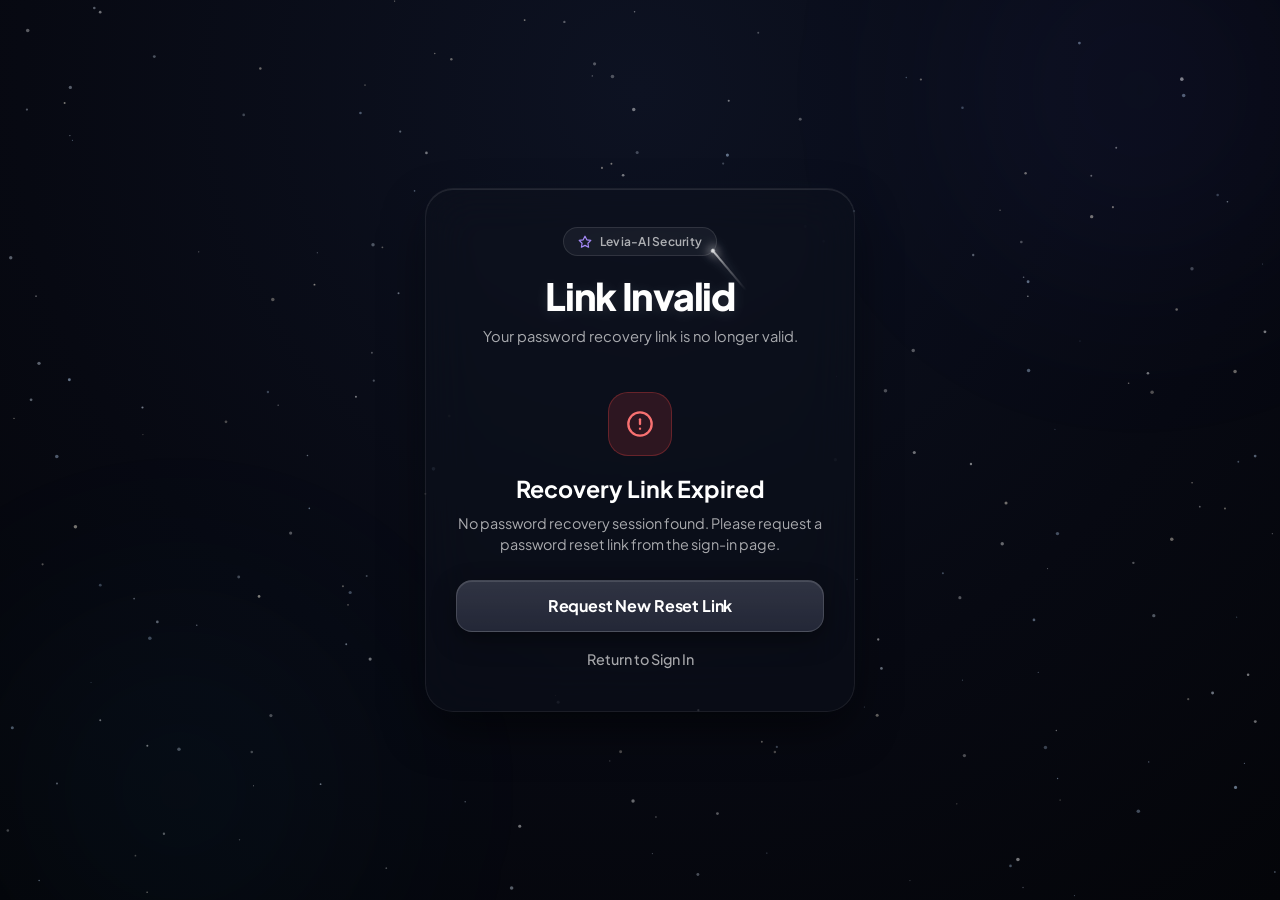
<file: reset-password.html>
<!DOCTYPE html>
<html lang="en">
<head>
  <meta charset="UTF-8">
  <meta name="viewport" content="width=device-width, initial-scale=1.0">
  <title>Levia-AI — Reset Password</title>
  <meta name="description" content="Set a new secure password for your Levia-AI workspace." />
  <link rel="preconnect" href="https://fonts.googleapis.com">
  <link rel="preconnect" href="https://fonts.gstatic.com" crossorigin>
  <link href="https://fonts.googleapis.com/css2?family=Plus+Jakarta+Sans:wght@400;500;600;700;800&display=swap" rel="stylesheet">
  <link rel="stylesheet" href="signin.css">

  <style>
    /* Reset Password Specialized View Styles */
    .brand-badge {
      display: inline-flex;
      align-items: center;
      gap: 8px;
      padding: 6px 14px;
      background: rgba(255, 255, 255, 0.05);
      border: 1px solid rgba(255, 255, 255, 0.1);
      border-radius: 999px;
      font-size: 12px;
      font-weight: 600;
      color: var(--text-secondary);
      margin-bottom: 18px;
      letter-spacing: 0.02em;
    }
    .brand-badge svg {
      width: 14px;
      height: 14px;
      color: #a78bfa;
    }
    .card-subtitle {
      font-size: 0.92rem;
      color: var(--text-secondary);
      line-height: 1.5;
      margin-top: 8px;
      text-align: center;
    }
    .auth-alert {
      display: none;
      margin-bottom: 18px;
      padding: 12px 16px;
      border-radius: 14px;
      font-size: 13px;
      line-height: 1.45;
      background: rgba(239, 68, 68, 0.15);
      border: 1px solid rgba(239, 68, 68, 0.35);
      color: #fca5a5;
    }
    .auth-alert.visible {
      display: block;
    }
    .auth-alert.success {
      background: rgba(16, 185, 129, 0.15);
      border-color: rgba(16, 185, 129, 0.35);
      color: #6ee7b7;
    }
    .requirements-list {
      margin: -4px 0 20px;
      padding: 12px 14px;
      background: rgba(255, 255, 255, 0.03);
      border: 1px solid rgba(255, 255, 255, 0.07);
      border-radius: 12px;
      list-style: none;
    }
    .requirement-item {
      display: flex;
      align-items: center;
      gap: 8px;
      font-size: 12px;
      color: var(--text-muted);
      margin-bottom: 6px;
      transition: color var(--transition-fast);
    }
    .requirement-item:last-child {
      margin-bottom: 0;
    }
    .requirement-item.valid {
      color: #6ee7b7;
    }
    .requirement-icon {
      width: 14px;
      height: 14px;
      display: inline-flex;
      align-items: center;
      justify-content: center;
    }
    .requirement-icon svg {
      width: 12px;
      height: 12px;
    }
    .back-action {
      margin-top: 22px;
      text-align: center;
    }
    .back-link {
      color: var(--text-secondary);
      text-decoration: none;
      font-size: 0.9rem;
      font-weight: 500;
      transition: color var(--transition-fast);
      display: inline-flex;
      align-items: center;
      gap: 6px;
    }
    .back-link:hover {
      color: var(--text-primary);
      text-decoration: underline;
      text-underline-offset: 3px;
    }

    /* Expired or Invalid Link Card View */
    .state-panel {
      display: none;
      text-align: center;
      padding: 10px 0;
    }
    .state-panel.active {
      display: block;
    }
    .state-icon-box {
      width: 64px;
      height: 64px;
      border-radius: 20px;
      display: inline-flex;
      align-items: center;
      justify-content: center;
      margin-bottom: 18px;
    }
    .state-icon-box.error {
      background: rgba(239, 68, 68, 0.15);
      border: 1px solid rgba(239, 68, 68, 0.3);
      color: #f87171;
    }
    .state-icon-box.success {
      background: rgba(16, 185, 129, 0.15);
      border: 1px solid rgba(16, 185, 129, 0.3);
      color: #34d399;
    }
    .state-icon-box.loading {
      background: rgba(167, 139, 250, 0.12);
      border: 1px solid rgba(167, 139, 250, 0.25);
      color: #c4b5fd;
    }
    .state-title {
      font-size: 1.45rem;
      font-weight: 700;
      color: #fff;
      margin-bottom: 10px;
    }
    .state-desc {
      font-size: 0.9rem;
      color: var(--text-secondary);
      line-height: 1.5;
      margin-bottom: 24px;
    }
    .spinner {
      width: 28px;
      height: 28px;
      border: 3px solid rgba(255, 255, 255, 0.15);
      border-top-color: #a78bfa;
      border-radius: 50%;
      animation: spin 0.8s linear infinite;
    }
  </style>

    <!-- UNIVERSAL UIVERSE.IO WIFI LOADER & SKELETON SCREEN -->
    <style id="universalLoaderStyle">
      #wifi-loader {
        --background: #62abff;
        --front-color: #7957FF;
        --back-color: rgba(121, 87, 255, 0.18);
        --text-color: #F1F5F9;
        width: 64px;
        height: 64px;
        border-radius: 50px;
        position: relative;
        display: flex;
        justify-content: center;
        align-items: center;
      }
      #wifi-loader svg {
        position: absolute;
        display: flex;
        justify-content: center;
        align-items: center;
      }
      #wifi-loader svg circle {
        position: absolute;
        fill: none;
        stroke-width: 6px;
        stroke-linecap: round;
        stroke-linejoin: round;
        transform: rotate(-100deg);
        transform-origin: center;
      }
      #wifi-loader svg circle.back {
        stroke: var(--back-color);
      }
      #wifi-loader svg circle.front {
        stroke: var(--front-color);
      }
      #wifi-loader svg.circle-outer {
        height: 86px;
        width: 86px;
      }
      #wifi-loader svg.circle-outer circle {
        stroke-dasharray: 62.75 188.25;
      }
      #wifi-loader svg.circle-outer circle.back {
        animation: circle-outer135 1.8s ease infinite 0.3s;
      }
      #wifi-loader svg.circle-outer circle.front {
        animation: circle-outer135 1.8s ease infinite 0.15s;
      }
      #wifi-loader svg.circle-middle {
        height: 60px;
        width: 60px;
      }
      #wifi-loader svg.circle-middle circle {
        stroke-dasharray: 42.5 127.5;
      }
      #wifi-loader svg.circle-middle circle.back {
        animation: circle-middle6123 1.8s ease infinite 0.25s;
      }
      #wifi-loader svg.circle-middle circle.front {
        animation: circle-middle6123 1.8s ease infinite 0.1s;
      }
      #wifi-loader svg.circle-inner {
        height: 34px;
        width: 34px;
      }
      #wifi-loader svg.circle-inner circle {
        stroke-dasharray: 22 66;
      }
      #wifi-loader svg.circle-inner circle.back {
        animation: circle-inner162 1.8s ease infinite 0.2s;
      }
      #wifi-loader svg.circle-inner circle.front {
        animation: circle-inner162 1.8s ease infinite 0.05s;
      }
      #wifi-loader .text {
        position: absolute;
        bottom: -46px;
        font-size: 13px;
        font-weight: 600;
        letter-spacing: 0.02em;
        font-family: -apple-system, BlinkMacSystemFont, "Segoe UI", Roboto, sans-serif;
        color: var(--text-color);
        white-space: nowrap;
      }
      #wifi-loader .text::before {
        content: attr(data-text);
      }
      @keyframes circle-outer135 {
        0% { stroke-dashoffset: 251; }
        50% { stroke-dashoffset: 62.75; }
        100% { stroke-dashoffset: -188.25; }
      }
      @keyframes circle-middle6123 {
        0% { stroke-dashoffset: 170; }
        50% { stroke-dashoffset: 42.5; }
        100% { stroke-dashoffset: -127.5; }
      }
      @keyframes circle-inner162 {
        0% { stroke-dashoffset: 88; }
        50% { stroke-dashoffset: 22; }
        100% { stroke-dashoffset: -66; }
      }
      .top-loader {
        position: fixed;
        top: 0;
        left: 0;
        right: 0;
        height: 3px;
        z-index: 1000000;
        pointer-events: none;
        background: rgba(112,69,245,.08);
        overflow: hidden;
        transition: opacity .4s ease;
      }
      .top-loader.loaded {
        opacity: 0;
      }
      .top-loader-bar {
        width: 40%;
        height: 100%;
        background: linear-gradient(90deg, transparent, #7957FF 35%, #A56BFF 70%, #25B982 100%);
        border-radius: 99px;
        animation: topLoaderSlide 1.3s cubic-bezier(0.4, 0, 0.2, 1) infinite;
        box-shadow: 0 0 12px rgba(121,87,255,.6);
      }
      @keyframes topLoaderSlide {
        0% { transform: translateX(-100%); }
        100% { transform: translateX(300%); }
      }
      .skeleton-screen-overlay {
        position: fixed;
        inset: 0;
        z-index: 99999;
        background: rgba(9, 9, 15, 0.96);
        backdrop-filter: blur(14px);
        -webkit-backdrop-filter: blur(14px);
        display: flex;
        flex-direction: column;
        align-items: center;
        justify-content: center;
        transition: opacity 0.4s ease, visibility 0.4s ease;
        padding: 30px;
      }
      .skeleton-screen-overlay.loaded {
        opacity: 0;
        visibility: hidden;
        pointer-events: none;
      }
      .skeleton-center-wrap {
        margin-bottom: 44px;
        display: flex;
        flex-direction: column;
        align-items: center;
        justify-content: center;
      }
      .skeleton-grid-preview {
        width: 100%;
        max-width: 1100px;
        display: flex;
        flex-direction: column;
        gap: 18px;
        opacity: 0.45;
      }
      .skel-row, .skel-card, .skel-panel {
        border-radius: 16px;
        background: linear-gradient(100deg, rgba(121,87,255,.05) 30%, rgba(169,231,111,.14) 50%, rgba(121,87,255,.05) 70%);
        background-size: 200% 100%;
        animation: shimmer 1.4s infinite ease-in-out;
        border: 1px solid rgba(255,255,255,.08);
      }
      @keyframes shimmer {
        0% { background-position: 200% 0; }
        100% { background-position: -200% 0; }
      }
      .skel-cards-row {
        display: grid;
        grid-template-columns: repeat(4, 1fr);
        gap: 16px;
      }
      .skel-panels-row {
        display: flex;
        gap: 18px;
      }
      @media (max-width: 860px) {
        .skel-cards-row { grid-template-columns: repeat(2, 1fr); }
        .skel-panels-row { flex-direction: column; }
      }
    </style>
  
</head>
<body>

  <!-- UNIVERSAL UIVERSE.IO WIFI LOADER & SKELETON SCREEN -->
  <div class="top-loader" id="topLoader"><div class="top-loader-bar"></div></div>
  <div class="skeleton-screen-overlay" id="skeletonScreen">
    <div class="skeleton-center-wrap">
      <div id="wifi-loader">
        <svg class="circle-outer" viewBox="0 0 86 86">
          <circle class="back" cx="43" cy="43" r="40"></circle>
          <circle class="front" cx="43" cy="43" r="40"></circle>
          <circle class="new" cx="43" cy="43" r="40"></circle>
        </svg>
        <svg class="circle-middle" viewBox="0 0 60 60">
          <circle class="back" cx="30" cy="30" r="27"></circle>
          <circle class="front" cx="30" cy="30" r="27"></circle>
        </svg>
        <svg class="circle-inner" viewBox="0 0 34 34">
          <circle class="back" cx="17" cy="17" r="14"></circle>
          <circle class="front" cx="17" cy="17" r="14"></circle>
        </svg>
        <div class="text" data-text="Loading Levia-AI..."></div>
      </div>
    </div>
    <div class="skeleton-grid-preview">
      <div class="skel-row" style="height: 100px; border-radius: 18px;"></div>
      <div class="skel-cards-row">
        <div class="skel-card" style="height: 120px;"></div>
        <div class="skel-card" style="height: 120px;"></div>
        <div class="skel-card" style="height: 120px;"></div>
        <div class="skel-card" style="height: 120px;"></div>
      </div>
      <div class="skel-panels-row">
        <div class="skel-panel" style="height: 250px; flex: 1.5;"></div>
        <div class="skel-panel" style="height: 250px; flex: 1;"></div>
      </div>
    </div>
  </div>

  <script id="universalLoaderScript">
    (function() {
      function dismissUniversalLoader() {
        var skel = document.getElementById('skeletonScreen');
        var topL = document.getElementById('topLoader');
        if (skel) skel.classList.add('loaded');
        if (topL) topL.classList.add('loaded');
        setTimeout(function() {
          if (skel) skel.style.display = 'none';
          if (topL) topL.style.display = 'none';
        }, 400);
      }
      if (document.readyState === 'complete') {
        setTimeout(dismissUniversalLoader, 650);
      } else {
        window.addEventListener('load', function() {
          setTimeout(dismissUniversalLoader, 650);
        });
        setTimeout(dismissUniversalLoader, 2000);
      }
    })();
  </script>
  

  <!-- Dynamic Starfield Background Canvas -->
  <canvas id="starfield"></canvas>

  <!-- Ambient Cosmic Dust & Glow Effects -->
  <div class="cosmic-glow cosmic-glow-top"></div>
  <div class="cosmic-glow cosmic-glow-bottom"></div>

  <main class="page-container">
    <div class="login-card">

      <!-- Header with CreatorOS Branding & Title -->
      <header class="card-header">
        <div class="title-wrapper">
          <div class="brand-badge">
            <svg viewBox="0 0 24 24" fill="none" stroke="currentColor" stroke-width="2" stroke-linecap="round" stroke-linejoin="round">
              <polygon points="12 2 15.09 8.26 22 9.27 17 14.14 18.18 21.02 12 17.77 5.82 21.02 7 14.14 2 9.27 8.91 8.26 12 2" />
            </svg>
            Levia-AI Security
          </div>
          <h1 class="page-title" id="pageHeading">Reset Password</h1>
          <!-- Shooting star streak replicating template visual identity -->
          <div class="shooting-star-streak" aria-hidden="true"></div>
          <p class="card-subtitle" id="pageSubHeading">Choose a strong, new password to regain access to your Levia-AI workspace.</p>
        </div>
      </header>

      <!-- Feedback Alert Banner -->
      <div id="authAlert" class="auth-alert" role="alert"></div>

      <!-- 1. INITIALIZING / VERIFYING RECOVERY SESSION STATE -->
      <div id="panelLoading" class="state-panel active">
        <div class="state-icon-box loading">
          <div class="spinner" aria-hidden="true"></div>
        </div>
        <h2 class="state-title">Verifying Recovery Link</h2>
        <p class="state-desc">Validating your secure password recovery token with Supabase...</p>
      </div>

      <!-- 2. NEW PASSWORD FORM STATE -->
      <form id="resetForm" class="auth-form state-panel" autocomplete="off" novalidate>
        <!-- New Password Field -->
        <div class="form-group">
          <label for="newPassword" class="form-label">New Password</label>
          <div class="input-wrapper">
            <input 
              type="password" 
              id="newPassword" 
              name="newPassword" 
              class="form-input password-input" 
              placeholder="••••••••••••" 
              minlength="8"
              required
              autocomplete="new-password"
            >
            <button 
              type="button" 
              class="password-toggle-btn" 
              id="toggleNewPassword" 
              aria-label="Toggle new password visibility"
              title="Show / Hide Password"
            >
              <svg class="eye-icon eye-open" viewBox="0 0 24 24" fill="none" stroke="currentColor" stroke-width="1.8" stroke-linecap="round" stroke-linejoin="round">
                <path d="M2.062 12.348a1 1 0 0 1 0-.696 10.75 10.75 0 0 1 19.876 0 1 1 0 0 1 0 .696 10.75 10.75 0 0 1-19.876 0" />
                <circle cx="12" cy="12" r="3" />
              </svg>
              <svg class="eye-icon eye-closed" viewBox="0 0 24 24" fill="none" stroke="currentColor" stroke-width="1.8" stroke-linecap="round" stroke-linejoin="round" style="display: none;">
                <path d="M9.88 9.88a3 3 0 1 0 4.24 4.24" />
                <path d="M10.73 5.08A10.43 10.43 0 0 1 12 5c7 0 10 7 10 7a13.16 13.16 0 0 1-1.67 2.68" />
                <path d="M6.61 6.61A13.526 13.526 0 0 0 2 12s3 7 10 7a9.74 9.74 0 0 0 5.39-1.61" />
                <line x1="2" y1="2" x2="22" y2="22" />
              </svg>
            </button>
          </div>
          <span class="field-error" id="newPasswordError" role="alert"></span>
        </div>

        <!-- Confirm Password Field -->
        <div class="form-group">
          <label for="confirmPassword" class="form-label">Confirm New Password</label>
          <div class="input-wrapper">
            <input 
              type="password" 
              id="confirmPassword" 
              name="confirmPassword" 
              class="form-input password-input" 
              placeholder="••••••••••••" 
              minlength="8"
              required
              autocomplete="new-password"
            >
            <button 
              type="button" 
              class="password-toggle-btn" 
              id="toggleConfirmPassword" 
              aria-label="Toggle confirm password visibility"
              title="Show / Hide Password"
            >
              <svg class="eye-icon eye-open" viewBox="0 0 24 24" fill="none" stroke="currentColor" stroke-width="1.8" stroke-linecap="round" stroke-linejoin="round">
                <path d="M2.062 12.348a1 1 0 0 1 0-.696 10.75 10.75 0 0 1 19.876 0 1 1 0 0 1 0 .696 10.75 10.75 0 0 1-19.876 0" />
                <circle cx="12" cy="12" r="3" />
              </svg>
              <svg class="eye-icon eye-closed" viewBox="0 0 24 24" fill="none" stroke="currentColor" stroke-width="1.8" stroke-linecap="round" stroke-linejoin="round" style="display: none;">
                <path d="M9.88 9.88a3 3 0 1 0 4.24 4.24" />
                <path d="M10.73 5.08A10.43 10.43 0 0 1 12 5c7 0 10 7 10 7a13.16 13.16 0 0 1-1.67 2.68" />
                <path d="M6.61 6.61A13.526 13.526 0 0 0 2 12s3 7 10 7a9.74 9.74 0 0 0 5.39-1.61" />
                <line x1="2" y1="2" x2="22" y2="22" />
              </svg>
            </button>
          </div>
          <span class="field-error" id="confirmPasswordError" role="alert"></span>
        </div>

        <!-- Requirements Checklist -->
        <ul class="requirements-list" aria-label="Password requirements">
          <li class="requirement-item" id="reqLength">
            <span class="requirement-icon">
              <svg viewBox="0 0 24 24" fill="none" stroke="currentColor" stroke-width="3" stroke-linecap="round" stroke-linejoin="round"><circle cx="12" cy="12" r="3" /></svg>
            </span>
            <span>At least 8 characters long</span>
          </li>
          <li class="requirement-item" id="reqMatch">
            <span class="requirement-icon">
              <svg viewBox="0 0 24 24" fill="none" stroke="currentColor" stroke-width="3" stroke-linecap="round" stroke-linejoin="round"><circle cx="12" cy="12" r="3" /></svg>
            </span>
            <span>Passwords must match exactly</span>
          </li>
        </ul>

        <!-- Submit Button -->
        <button type="submit" class="submit-btn" id="submitBtn">
          <span class="btn-text">Update Password</span>
          <div class="btn-loader" aria-hidden="true"></div>
        </button>

        <div class="back-action">
          <a href="signin.html" class="back-link">
            <svg width="14" height="14" viewBox="0 0 24 24" fill="none" stroke="currentColor" stroke-width="2" stroke-linecap="round" stroke-linejoin="round"><line x1="19" y1="12" x2="5" y2="12"></line><polyline points="12 19 5 12 12 5"></polyline></svg>
            Back to Sign In
          </a>
        </div>
      </form>

      <!-- 3. INVALID / EXPIRED LINK STATE -->
      <div id="panelInvalid" class="state-panel">
        <div class="state-icon-box error">
          <svg width="28" height="28" viewBox="0 0 24 24" fill="none" stroke="currentColor" stroke-width="2" stroke-linecap="round" stroke-linejoin="round">
            <circle cx="12" cy="12" r="10"></circle>
            <line x1="12" y1="8" x2="12" y2="12"></line>
            <line x1="12" y1="16" x2="12.01" y2="16"></line>
          </svg>
        </div>
        <h2 class="state-title">Recovery Link Expired</h2>
        <p class="state-desc" id="invalidReasonText">
          This password reset link is invalid or has expired. For your security, reset links are single-use and expire quickly.
        </p>
        <a href="signin.html" class="submit-btn" style="text-decoration: none; display: flex;">
          <span>Request New Reset Link</span>
        </a>
        <div class="back-action" style="margin-top: 16px;">
          <a href="signin.html" class="back-link">Return to Sign In</a>
        </div>
      </div>

      <!-- 4. SUCCESS STATE -->
      <div id="panelSuccess" class="state-panel">
        <div class="state-icon-box success">
          <svg width="30" height="30" viewBox="0 0 24 24" fill="none" stroke="currentColor" stroke-width="2.5" stroke-linecap="round" stroke-linejoin="round">
            <path d="M20 6L9 17l-5-5"></path>
          </svg>
        </div>
        <h2 class="state-title">Password Updated!</h2>
        <p class="state-desc">Your password has been changed successfully. You can now sign in with your new credentials.</p>
        <a href="signin.html" class="submit-btn" id="goToSignInBtn" style="text-decoration: none; display: flex;">
          <span>Continue to Sign In</span>
        </a>
      </div>

    </div>
  </main>

  <!-- Supabase Credentials & Configuration -->
  <script src="supabase-config.js"></script>

  <!-- Supabase JS Client (Local + CDN fallback) -->
  <script src="supabase.min.js"></script>
  <script>
    if (!window.supabase) {
      document.write('<script src="https://cdn.jsdelivr.net/npm/@supabase/supabase-js@2"><\/script>');
    }
  </script>

  <!-- CreatorOS Central Auth Module -->
  <script src="auth.js"></script>

  <!-- Reset Password Controller Logic -->
  <script>
    document.addEventListener("DOMContentLoaded", async () => {
      // -------------------------------------------------------------
      // 1. DYNAMIC STARFIELD CANVAS ENGINE
      // -------------------------------------------------------------
      const canvas = document.getElementById("starfield");
      const ctx = canvas.getContext("2d");

      let width = (canvas.width = window.innerWidth);
      let height = (canvas.height = window.innerHeight);
      let dpr = window.devicePixelRatio || 1;

      const STAR_COUNT = Math.max(100, Math.floor((width * height) / 5000));
      const stars = [];

      const starColors = [
        "rgba(255, 255, 255, ",
        "rgba(224, 238, 255, ",
        "rgba(195, 222, 255, ",
        "rgba(255, 246, 228, "
      ];

      class Star {
        constructor() { this.reset(); }
        reset() {
          this.x = Math.random() * width;
          this.y = Math.random() * height;
          this.size = (Math.random() * 1.3 + 0.5) * (dpr > 1 ? 0.95 : 1);
          this.alpha = Math.random() * 0.25 + 0.25;
          this.color = starColors[Math.floor(Math.random() * starColors.length)];
          this.layer = Math.random() * 0.5 + 0.5;
          this.drawX = this.x;
          this.drawY = this.y;
        }
        update(mouseOffsetX, mouseOffsetY) {
          this.drawX = this.x + mouseOffsetX * this.layer;
          this.drawY = this.y + mouseOffsetY * this.layer;
        }
        draw() {
          ctx.beginPath();
          ctx.arc(this.drawX, this.drawY, this.size, 0, Math.PI * 2);
          ctx.fillStyle = this.color + this.alpha + ")";
          ctx.fill();
        }
      }

      for (let i = 0; i < STAR_COUNT; i++) stars.push(new Star());

      let mouseX = 0, mouseY = 0, targetMouseX = 0, targetMouseY = 0;
      window.addEventListener("mousemove", (e) => {
        targetMouseX = (e.clientX - width / 2) * 0.03;
        targetMouseY = (e.clientY - height / 2) * 0.03;
      });

      function animate() {
        mouseX += (targetMouseX - mouseX) * 0.05;
        mouseY += (targetMouseY - mouseY) * 0.05;
        ctx.clearRect(0, 0, width, height);
        for (let i = 0; i < stars.length; i++) {
          stars[i].update(mouseX, mouseY);
          stars[i].draw();
        }
        requestAnimationFrame(animate);
      }
      requestAnimationFrame(animate);

      window.addEventListener("resize", () => {
        width = canvas.width = window.innerWidth;
        height = canvas.height = window.innerHeight;
      });

      // -------------------------------------------------------------
      // 2. VIEW STATE MANAGEMENT
      // -------------------------------------------------------------
      const panelLoading = document.getElementById("panelLoading");
      const resetForm = document.getElementById("resetForm");
      const panelInvalid = document.getElementById("panelInvalid");
      const panelSuccess = document.getElementById("panelSuccess");
      const authAlert = document.getElementById("authAlert");
      const invalidReasonText = document.getElementById("invalidReasonText");
      const pageHeading = document.getElementById("pageHeading");
      const pageSubHeading = document.getElementById("pageSubHeading");

      function setView(viewName) {
        panelLoading.classList.remove("active");
        resetForm.classList.remove("active");
        panelInvalid.classList.remove("active");
        panelSuccess.classList.remove("active");

        if (viewName === "loading") {
          panelLoading.classList.add("active");
        } else if (viewName === "form") {
          resetForm.classList.add("active");
          pageHeading.textContent = "Reset Password";
          pageSubHeading.textContent = "Choose a strong, new password to regain access to your workspace.";
        } else if (viewName === "invalid") {
          panelInvalid.classList.add("active");
          pageHeading.textContent = "Link Invalid";
          pageSubHeading.textContent = "Your password recovery link is no longer valid.";
        } else if (viewName === "success") {
          panelSuccess.classList.add("active");
          pageHeading.textContent = "Success";
          pageSubHeading.textContent = "Your password has been changed securely.";
        }
      }

      function showAlert(msg, isSuccess = false) {
        authAlert.textContent = msg;
        authAlert.className = "auth-alert visible" + (isSuccess ? " success" : "");
      }
      function hideAlert() {
        authAlert.className = "auth-alert";
        authAlert.textContent = "";
      }

      // -------------------------------------------------------------
      // 3. RECOVERY SESSION VALIDATION
      // -------------------------------------------------------------
      let isRecoveryActive = false;

      async function checkRecoveryState() {
        const hashParams = new URLSearchParams(window.location.hash.replace(/^#/, ''));
        const queryParams = new URLSearchParams(window.location.search);

        const errorDescription = hashParams.get("error_description") || queryParams.get("error_description");
        const errorCode = hashParams.get("error_code") || queryParams.get("error_code");
        const errorParam = hashParams.get("error") || queryParams.get("error");

        if (errorParam || errorCode || errorDescription) {
          console.warn("[CreatorOS Recovery] Link error detected in URL:", errorParam, errorCode, errorDescription);
          if (errorCode === "otp_expired" || (errorDescription && errorDescription.includes("expired"))) {
            invalidReasonText.textContent = "This password recovery link has expired. For your security, reset links are only valid for a limited time.";
          } else if (errorDescription) {
            invalidReasonText.textContent = decodeURIComponent(errorDescription.replace(/\+/g, ' '));
          } else {
            invalidReasonText.textContent = "This password recovery link is invalid or has expired. Please request a new recovery link.";
          }
          setView("invalid");
          return;
        }

        // Check if token was in hash (hash will contain access_token and type=recovery)
        const hasHashRecovery = hashParams.get("type") === "recovery" || Boolean(hashParams.get("access_token"));
        const hasCodeParam = Boolean(queryParams.get("code"));

        const { hasSession, user } = await CreatorAuth.getRecoverySession();

        if (hasSession && user) {
          isRecoveryActive = true;
          setView("form");
        } else if (hasHashRecovery || hasCodeParam) {
          // Tokens present in URL, give Supabase a moment to complete token exchange
          setTimeout(async () => {
            const recheck = await CreatorAuth.getRecoverySession();
            if (recheck.hasSession && recheck.user) {
              isRecoveryActive = true;
              setView("form");
            } else {
              invalidReasonText.textContent = "The recovery token could not be verified by Supabase. Please request a new link.";
              setView("invalid");
            }
          }, 800);
        } else {
          // Direct navigation without recovery token or session
          invalidReasonText.textContent = "No password recovery session found. Please request a password reset link from the sign-in page.";
          setView("invalid");
        }
      }

      // Subscribe to Supabase Auth State changes to detect PASSWORD_RECOVERY event
      CreatorAuth.onAuthStateChange(async (event, session) => {
        console.log("[CreatorOS Recovery] Auth state change event:", event, session ? "Session active" : "No session");
        if (event === "PASSWORD_RECOVERY" || (event === "SIGNED_IN" && session)) {
          isRecoveryActive = true;
          setView("form");
        }
      });

      // Initial check on load
      checkRecoveryState();

      // Listen for dynamic hash modifications
      window.addEventListener("hashchange", checkRecoveryState);

      // -------------------------------------------------------------
      // 4. PASSWORD VISIBILITY TOGGLES
      // -------------------------------------------------------------
      function setupPasswordToggle(btnId, inputId) {
        const btn = document.getElementById(btnId);
        const input = document.getElementById(inputId);
        if (!btn || !input) return;

        const eyeOpen = btn.querySelector(".eye-open");
        const eyeClosed = btn.querySelector(".eye-closed");

        btn.addEventListener("click", () => {
          const isPassword = input.getAttribute("type") === "password";
          input.setAttribute("type", isPassword ? "text" : "password");
          eyeOpen.style.display = isPassword ? "none" : "block";
          eyeClosed.style.display = isPassword ? "block" : "none";
        });
      }

      setupPasswordToggle("toggleNewPassword", "newPassword");
      setupPasswordToggle("toggleConfirmPassword", "confirmPassword");

      // -------------------------------------------------------------
      // 5. LIVE REQUIREMENT VALIDATION
      // -------------------------------------------------------------
      const newPasswordInput = document.getElementById("newPassword");
      const confirmPasswordInput = document.getElementById("confirmPassword");
      const reqLength = document.getElementById("reqLength");
      const reqMatch = document.getElementById("reqMatch");
      const newPasswordError = document.getElementById("newPasswordError");
      const confirmPasswordError = document.getElementById("confirmPasswordError");
      const submitBtn = document.getElementById("submitBtn");

      function updateChecklist() {
        const pwd = newPasswordInput.value;
        const confirm = confirmPasswordInput.value;

        // Length rule (>= 8 chars)
        if (pwd.length >= 8) {
          reqLength.classList.add("valid");
          reqLength.querySelector("svg").innerHTML = '<path d="M20 6L9 17l-5-5" stroke="currentColor" stroke-width="2.5" stroke-linecap="round" stroke-linejoin="round"/>';
        } else {
          reqLength.classList.remove("valid");
          reqLength.querySelector("svg").innerHTML = '<circle cx="12" cy="12" r="3" stroke="currentColor" stroke-width="3"/>';
        }

        // Match rule
        if (confirm.length > 0 && pwd === confirm) {
          reqMatch.classList.add("valid");
          reqMatch.querySelector("svg").innerHTML = '<path d="M20 6L9 17l-5-5" stroke="currentColor" stroke-width="2.5" stroke-linecap="round" stroke-linejoin="round"/>';
        } else {
          reqMatch.classList.remove("valid");
          reqMatch.querySelector("svg").innerHTML = '<circle cx="12" cy="12" r="3" stroke="currentColor" stroke-width="3"/>';
        }
      }

      newPasswordInput.addEventListener("input", updateChecklist);
      confirmPasswordInput.addEventListener("input", updateChecklist);

      // -------------------------------------------------------------
      // 6. PASSWORD SUBMISSION & UPDATE
      // -------------------------------------------------------------
      resetForm.addEventListener("submit", async (e) => {
        e.preventDefault();
        hideAlert();
        newPasswordInput.classList.remove("has-error");
        confirmPasswordInput.classList.remove("has-error");
        newPasswordError.textContent = "";
        confirmPasswordError.textContent = "";

        const password = newPasswordInput.value;
        const confirm = confirmPasswordInput.value;
        let hasError = false;

        if (!password) {
          newPasswordInput.classList.add("has-error");
          newPasswordError.textContent = "Please enter your new password.";
          hasError = true;
        } else if (password.length < 8) {
          newPasswordInput.classList.add("has-error");
          newPasswordError.textContent = "Password must be at least 8 characters long.";
          hasError = true;
        }

        if (!confirm) {
          confirmPasswordInput.classList.add("has-error");
          confirmPasswordError.textContent = "Please confirm your new password.";
          hasError = true;
        } else if (password !== confirm) {
          confirmPasswordInput.classList.add("has-error");
          confirmPasswordError.textContent = "Passwords do not match. Please verify both fields.";
          hasError = true;
        }

        if (hasError) return;

        submitBtn.classList.add("loading");
        submitBtn.disabled = true;

        try {
          // Update password in Supabase for the current authenticated recovery user
          await CreatorAuth.updatePassword(password);

          // Clear URL hash & params to remove recovery tokens from history
          if (window.history && window.history.replaceState) {
            window.history.replaceState({}, document.title, window.location.pathname);
          }

          // Safely sign out the recovery session so clean login is required
          const client = CreatorAuth.getClient();
          if (client) {
            try {
              await client.auth.signOut();
            } catch (e) {}
          }

          setView("success");

          // Automatically redirect to signin.html after 2.5 seconds
          setTimeout(() => {
            window.location.href = "signin.html";
          }, 2500);

        } catch (err) {
          console.error("[CreatorOS Recovery] Update error:", err);
          showAlert(err.message || "Failed to update password. Your recovery link may have expired.");
          
          if (err.message && (err.message.includes("expired") || err.message.includes("invalid"))) {
            setTimeout(() => {
              invalidReasonText.textContent = "Your recovery session has expired. Please request a new recovery link.";
              setView("invalid");
            }, 2000);
          }
        } finally {
          submitBtn.classList.remove("loading");
          submitBtn.disabled = false;
        }
      });
    });
  </script>
</body>
</html>
</file>
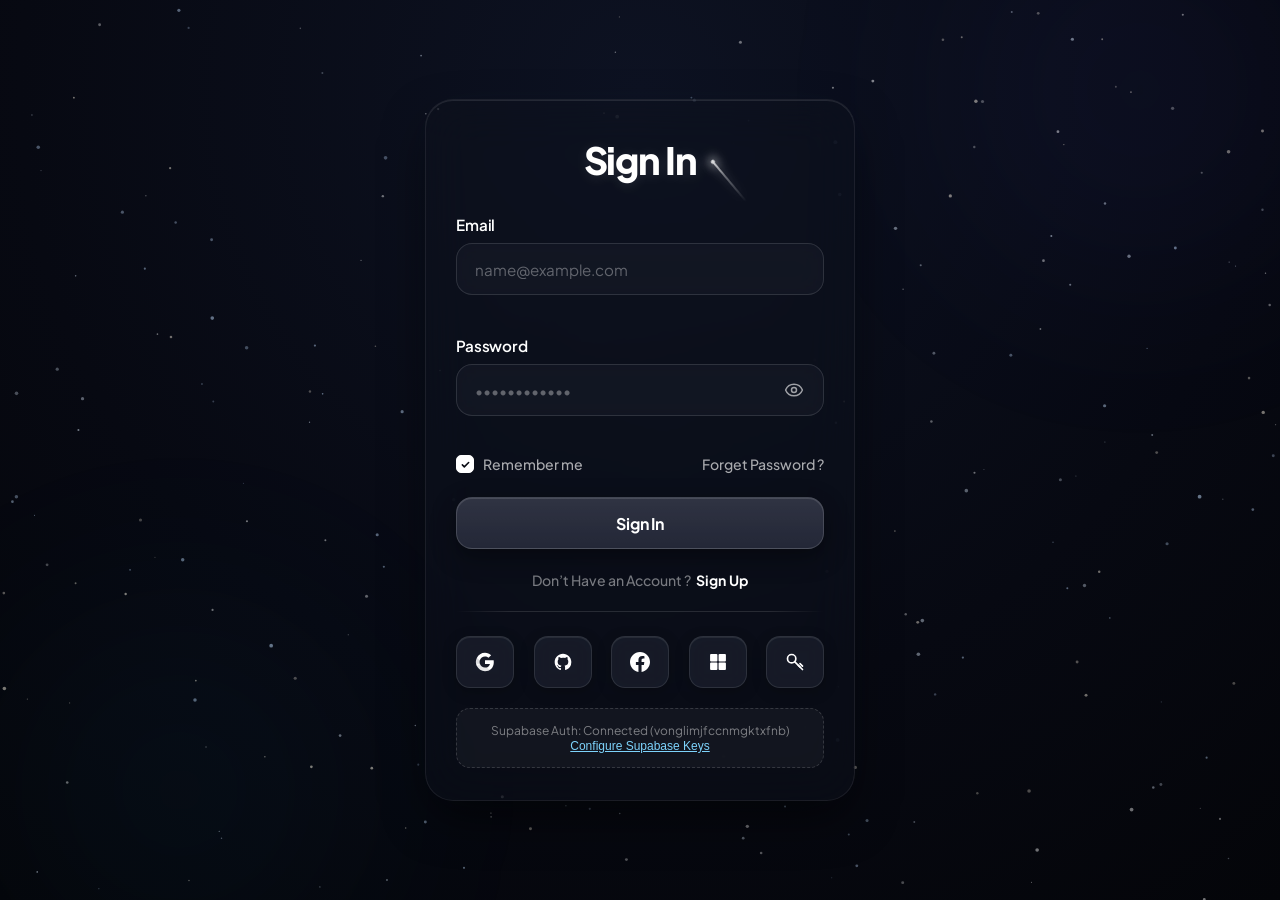
<file: signin-backup.html>
<!DOCTYPE html>
<html lang="en">
<head>
  <meta charset="UTF-8">
  <meta name="viewport" content="width=device-width, initial-scale=1.0">
  <title>CreatorOS — Sign In</title>
  <meta name="description" content="Sign in to your CreatorOS workspace." />
  <link rel="preconnect" href="https://fonts.googleapis.com">
  <link rel="preconnect" href="https://fonts.gstatic.com" crossorigin>
  <link href="https://fonts.googleapis.com/css2?family=Plus+Jakarta+Sans:wght@400;500;600;700;800&display=swap" rel="stylesheet">
  <link rel="stylesheet" href="signin.css">

  <style>
    /* Additional helper styles for display name and configuration banner */
    .field-hidden {
      display: none !important;
    }
    .auth-alert {
      display: none;
      margin-bottom: 16px;
      padding: 12px 16px;
      border-radius: 12px;
      font-size: 13px;
      line-height: 1.4;
      background: rgba(239, 68, 68, 0.15);
      border: 1px solid rgba(239, 68, 68, 0.35);
      color: #fca5a5;
    }
    .auth-alert.visible {
      display: block;
    }
    .auth-alert.success {
      background: rgba(16, 185, 129, 0.15);
      border-color: rgba(16, 185, 129, 0.35);
      color: #6ee7b7;
    }
    .config-banner {
      margin-top: 20px;
      padding: 14px 16px;
      border-radius: 14px;
      background: rgba(255, 255, 255, 0.04);
      border: 1px dashed rgba(255, 255, 255, 0.15);
      font-size: 12px;
      color: var(--text-muted);
      text-align: center;
    }
    .config-banner button {
      background: none;
      border: none;
      color: #7dd3fc;
      cursor: pointer;
      font-size: 12px;
      text-decoration: underline;
      padding: 0 4px;
    }
    .config-modal-back {
      position: fixed;
      inset: 0;
      background: rgba(0, 0, 0, 0.75);
      backdrop-filter: blur(8px);
      z-index: 1000;
      display: none;
      align-items: center;
      justify-content: center;
      padding: 20px;
    }
    .config-modal-back.open {
      display: flex;
    }
    .config-card {
      width: 100%;
      max-width: 440px;
      background: #0f1322;
      border: 1px solid rgba(255, 255, 255, 0.12);
      border-radius: 20px;
      padding: 28px;
      color: #fff;
      box-shadow: 0 20px 50px rgba(0, 0, 0, 0.6);
    }
    .config-card h2 {
      font-size: 18px;
      margin-bottom: 8px;
    }
    .config-card p {
      font-size: 13px;
      color: var(--text-secondary);
      margin-bottom: 18px;
      line-height: 1.45;
    }
    .config-card .form-group {
      margin-bottom: 14px;
    }
    .config-actions {
      display: flex;
      gap: 10px;
      margin-top: 20px;
    }
    .config-actions button {
      flex: 1;
      padding: 12px;
      border-radius: 12px;
      font-size: 13px;
      font-weight: 600;
      cursor: pointer;
      border: 1px solid rgba(255, 255, 255, 0.12);
    }
    .config-btn-save {
      background: #7957ff;
      color: #fff;
      border-color: #7957ff !important;
    }
    .config-btn-close {
      background: rgba(255, 255, 255, 0.08);
      color: #fff;
    }
  </style>
</head>
<body>
  <!-- Dynamic Starfield Background Canvas -->
  <canvas id="starfield"></canvas>

  <!-- Ambient Cosmic Dust & Glow Effects -->
  <div class="cosmic-glow cosmic-glow-top"></div>
  <div class="cosmic-glow cosmic-glow-bottom"></div>

  <main class="page-container">
    <div class="login-card">
      <!-- Header with Title and Shooting Star -->
      <header class="card-header">
        <div class="title-wrapper">
          <h1 class="page-title" id="formTitle">Sign In</h1>
          <!-- Shooting star streak replicating the template reference -->
          <div class="shooting-star-streak" aria-hidden="true"></div>
        </div>
      </header>

      <!-- Auth Alert Banner -->
      <div id="authAlert" class="auth-alert" role="alert"></div>

      <!-- Main Login / Sign Up Form -->
      <form id="authForm" class="auth-form" autocomplete="on" novalidate>
        <!-- Display Name Input Group (Shown only in Sign Up mode) -->
        <div class="form-group field-hidden" id="displayNameGroup">
          <label for="displayName" class="form-label">Full Name</label>
          <div class="input-wrapper">
            <input 
              type="text" 
              id="displayName" 
              name="displayName" 
              class="form-input" 
              placeholder="Maya Chen" 
              autocomplete="name"
            >
          </div>
          <span class="field-error" id="nameError" role="alert"></span>
        </div>

        <!-- Email Input Group -->
        <div class="form-group">
          <label for="email" class="form-label">Email</label>
          <div class="input-wrapper">
            <input 
              type="email" 
              id="email" 
              name="email" 
              class="form-input" 
              placeholder="name@example.com" 
              required
              autocomplete="email"
            >
          </div>
          <span class="field-error" id="emailError" role="alert"></span>
        </div>

        <!-- Password Input Group -->
        <div class="form-group">
          <label for="password" class="form-label">Password</label>
          <div class="input-wrapper">
            <input 
              type="password" 
              id="password" 
              name="password" 
              class="form-input password-input" 
              placeholder="••••••••••••" 
              required
              autocomplete="current-password"
            >
            <button 
              type="button" 
              class="password-toggle-btn" 
              id="passwordToggle" 
              aria-label="Toggle password visibility"
              title="Show / Hide Password"
            >
              <svg class="eye-icon eye-open" viewBox="0 0 24 24" fill="none" stroke="currentColor" stroke-width="1.8" stroke-linecap="round" stroke-linejoin="round">
                <path d="M2.062 12.348a1 1 0 0 1 0-.696 10.75 10.75 0 0 1 19.876 0 1 1 0 0 1 0 .696 10.75 10.75 0 0 1-19.876 0" />
                <circle cx="12" cy="12" r="3" />
              </svg>
              <svg class="eye-icon eye-closed" viewBox="0 0 24 24" fill="none" stroke="currentColor" stroke-width="1.8" stroke-linecap="round" stroke-linejoin="round" style="display: none;">
                <path d="M9.88 9.88a3 3 0 1 0 4.24 4.24" />
                <path d="M10.73 5.08A10.43 10.43 0 0 1 12 5c7 0 10 7 10 7a13.16 13.16 0 0 1-1.67 2.68" />
                <path d="M6.61 6.61A13.526 13.526 0 0 0 2 12s3 7 10 7a9.74 9.74 0 0 0 5.39-1.61" />
                <line x1="2" y1="2" x2="22" y2="22" />
              </svg>
            </button>
          </div>
          <span class="field-error" id="passwordError" role="alert"></span>
        </div>

        <!-- Options: Remember Me & Forgot Password -->
        <div class="form-options">
          <label class="remember-label" for="rememberMe">
            <input type="checkbox" id="rememberMe" name="rememberMe" class="custom-checkbox" checked>
            <span class="checkbox-visual" aria-hidden="true">
              <svg class="checkmark-icon" viewBox="0 0 14 14" fill="none">
                <path d="M3 7.5L5.5 10L11 4.5" stroke="currentColor" stroke-width="2" stroke-linecap="round" stroke-linejoin="round"/>
              </svg>
            </span>
            <span class="remember-text">Remember me</span>
          </label>

          <a href="#forgot" class="forgot-link" id="forgotPasswordLink">Forget Password ?</a>
        </div>

        <!-- Submit Button -->
        <button type="submit" class="submit-btn" id="submitBtn">
          <span class="btn-text">Sign In</span>
          <div class="btn-loader" aria-hidden="true"></div>
        </button>
      </form>

      <!-- Sign Up / In Switcher -->
      <footer class="card-footer">
        <p class="signup-prompt">
          Don’t Have an Account ? 
          <a href="#signup" class="signup-link" id="toggleAuthMode">Sign Up</a>
        </p>

        <!-- Divider Line -->
        <div class="divider" aria-hidden="true"></div>

        <!-- Social & Alternative Login Row (5 icons) -->
        <div class="social-login-group">
          <!-- 1. Google -->
          <button type="button" class="social-btn" aria-label="Sign in with Google" title="Google">
            <svg class="social-icon" viewBox="0 0 24 24" fill="currentColor">
              <path d="M22.56 12.25c0-.78-.07-1.53-.2-2.25H12v4.26h5.92c-.26 1.37-1.04 2.53-2.21 3.31v2.77h3.57c2.08-1.92 3.28-4.74 3.28-8.09z" fill="#FFFFFF"/>
              <path d="M12 23c2.97 0 5.46-.98 7.28-2.66l-3.57-2.77c-.98.66-2.23 1.06-3.71 1.06-2.86 0-5.29-1.93-6.16-4.53H2.18v2.84C3.99 20.53 7.7 23 12 23z" fill="#FFFFFF" fill-opacity="0.9"/>
              <path d="M5.84 14.09c-.22-.66-.35-1.36-.35-2.09s.13-1.43.35-2.09V7.06H2.18C1.43 8.55 1 10.22 1 12s.43 3.45 1.18 4.94l2.85-2.22.81-.63z" fill="#FFFFFF" fill-opacity="0.85"/>
              <path d="M12 5.38c1.62 0 3.06.56 4.21 1.64l3.15-3.15C17.45 2.09 14.97 1 12 1 7.7 1 3.99 3.47 2.18 7.06l3.66 2.84c.87-2.6 3.3-4.52 6.16-4.52z" fill="#FFFFFF"/>
            </svg>
          </button>

          <!-- 2. GitHub -->
          <button type="button" class="social-btn" aria-label="Sign in with GitHub" title="GitHub">
            <svg class="social-icon" viewBox="0 0 24 24" fill="currentColor">
              <path fill-rule="evenodd" clip-rule="evenodd" d="M12 2C6.477 2 2 6.484 2 12.017c0 4.425 2.865 8.18 6.839 9.504.5.092.682-.217.682-.483 0-.237-.008-.868-.013-1.703-2.782.605-3.369-1.343-3.369-1.343-.454-1.158-1.11-1.466-1.11-1.466-.908-.62.069-.608.069-.608 1.003.07 1.53 1.032 1.53 1.032.892 1.53 2.341 1.088 2.91.832.092-.647.35-1.088.636-1.338-2.22-.253-4.555-1.113-4.555-4.951 0-1.093.39-1.988 1.029-2.688-.103-.253-.446-1.272.098-2.65 0 0 .84-.27 2.75 1.026A9.564 9.564 0 0112 6.844c.85.004 1.705.115 2.504.337 1.909-1.296 2.747-1.027 2.747-1.027.546 1.379.202 2.398.1 2.651.64.7 1.028 1.595 1.028 2.688 0 3.848-2.339 4.695-4.566 4.943.359.309.678.92.678 1.855 0 1.338-.012 2.419-.012 2.747 0 .268.18.58.688.482A10.019 10.019 0 0022 12.017C22 6.484 17.522 2 12 2z"/>
            </svg>
          </button>

          <!-- 3. Facebook -->
          <button type="button" class="social-btn" aria-label="Sign in with Facebook" title="Facebook">
            <svg class="social-icon" viewBox="0 0 24 24" fill="currentColor">
              <path d="M24 12.073c0-6.627-5.373-12-12-12s-12 5.373-12 12c0 5.99 4.388 10.954 10.125 11.854v-8.385H7.078v-3.47h3.047V9.43c0-3.007 1.792-4.669 4.533-4.669 1.312 0 2.686.235 2.686.235v2.953H15.83c-1.491 0-1.956.925-1.956 1.874v2.25h3.328l-.532 3.47h-2.796v8.385C19.612 23.027 24 18.062 24 12.073z"/>
            </svg>
          </button>

          <!-- 4. Windows / Microsoft -->
          <button type="button" class="social-btn" aria-label="Sign in with Microsoft" title="Microsoft">
            <svg class="social-icon" viewBox="0 0 24 24" fill="currentColor">
              <rect x="2.5" y="2.5" width="8.8" height="8.8" rx="1.2" />
              <rect x="12.7" y="2.5" width="8.8" height="8.8" rx="1.2" />
              <rect x="2.5" y="12.7" width="8.8" height="8.8" rx="1.2" />
              <rect x="12.7" y="12.7" width="8.8" height="8.8" rx="1.2" />
            </svg>
          </button>

          <!-- 5. Passkey / Security Key -->
          <button type="button" class="social-btn" aria-label="Sign in with Passkey or Security Key" title="Passkey">
            <svg class="social-icon" viewBox="0 0 24 24" fill="none" stroke="currentColor" stroke-width="2" stroke-linecap="round" stroke-linejoin="round">
              <circle cx="8" cy="8" r="5" />
              <path d="m11.5 11.5 9.5 9.5" />
              <path d="m16 16 2 2" />
              <path d="m18 14 3 3" />
            </svg>
          </button>
        </div>

        <!-- Supabase Configuration Indicator -->
        <div class="config-banner" id="configBanner">
          <span id="configStatusText">Supabase Auth: Ready</span>
          <button type="button" id="openConfigBtn">Configure Supabase Keys</button>
        </div>
      </footer>
    </div>
  </main>

  <!-- Supabase Credentials Configuration Modal -->
  <div class="config-modal-back" id="configModal">
    <div class="config-card">
      <h2>Supabase Configuration</h2>
      <p>Configure your Supabase Project URL and Anon/Publishable Key for real database authentication.</p>
      
      <div class="form-group">
        <label for="cfgUrl" class="form-label">Project URL</label>
        <div class="input-wrapper">
          <input type="text" id="cfgUrl" class="form-input" placeholder="https://xyzcompany.supabase.co">
        </div>
      </div>

      <div class="form-group">
        <label for="cfgKey" class="form-label">Anon / Publishable Key</label>
        <div class="input-wrapper">
          <input type="password" id="cfgKey" class="form-input" placeholder="eyJhbGciOiJIUzI1NiIsInR5cCI6IkpXVCJ9...">
        </div>
      </div>

      <div class="config-actions">
        <button type="button" class="config-btn-close" id="closeConfigBtn">Cancel</button>
        <button type="button" class="config-btn-save" id="saveConfigBtn">Save & Connect</button>
      </div>
    </div>
  </div>

  <!-- Interactive Feedback Toast -->
  <div id="toastNotification" class="toast" role="status" aria-live="polite"></div>

  <!-- Supabase Credentials & Configuration -->
  <script src="supabase-config.js"></script>

  <!-- Supabase JS Client (Local + CDN fallback) -->
  <script src="supabase.min.js"></script>
  <script>
    if (!window.supabase) {
      document.write('<script src="https://cdn.jsdelivr.net/npm/@supabase/supabase-js@2"><\/script>');
    }
  </script>

  <!-- CreatorOS Central Auth -->
  <script src="auth.js"></script>

  <!-- Sign In Page Logic & Starfield Engine -->
  <script>
    document.addEventListener("DOMContentLoaded", async () => {
      // -------------------------------------------------------------
      // 1. DYNAMIC STARFIELD CANVAS ENGINE
      // -------------------------------------------------------------
      const canvas = document.getElementById("starfield");
      const ctx = canvas.getContext("2d");

      let width = (canvas.width = window.innerWidth);
      let height = (canvas.height = window.innerHeight);
      let dpr = window.devicePixelRatio || 1;

      const STAR_COUNT = Math.max(120, Math.floor((width * height) / 4500));
      const stars = [];

      const starColors = [
        "rgba(255, 255, 255, ",
        "rgba(224, 238, 255, ",
        "rgba(195, 222, 255, ",
        "rgba(255, 246, 228, "
      ];

      class Star {
        constructor() {
          this.reset();
        }
        reset() {
          this.x = Math.random() * width;
          this.y = Math.random() * height;
          this.size = (Math.random() * 1.4 + 0.5) * (dpr > 1 ? 0.95 : 1);
          this.baseAlpha = Math.random() * 0.25 + 0.25;
          this.alpha = this.baseAlpha;
          this.color = starColors[Math.floor(Math.random() * starColors.length)];
          this.layer = Math.random() * 0.5 + 0.5;
          this.drawX = this.x;
          this.drawY = this.y;
        }
        update(mouseOffsetX, mouseOffsetY) {
          this.drawX = this.x + mouseOffsetX * this.layer;
          this.drawY = this.y + mouseOffsetY * this.layer;
        }
        draw(customAlpha = null) {
          const renderAlpha = customAlpha !== null ? customAlpha : this.alpha;
          ctx.beginPath();
          ctx.arc(this.drawX, this.drawY, this.size, 0, Math.PI * 2);
          ctx.fillStyle = this.color + renderAlpha + ")";
          ctx.fill();
        }
      }

      for (let i = 0; i < STAR_COUNT; i++) {
        stars.push(new Star());
      }

      let mouseX = 0;
      let mouseY = 0;
      let targetMouseX = 0;
      let targetMouseY = 0;

      window.addEventListener("mousemove", (e) => {
        targetMouseX = (e.clientX - width / 2) * 0.035;
        targetMouseY = (e.clientY - height / 2) * 0.035;
      });

      function animate() {
        mouseX += (targetMouseX - mouseX) * 0.05;
        mouseY += (targetMouseY - mouseY) * 0.05;

        ctx.clearRect(0, 0, width, height);

        for (let i = 0; i < stars.length; i++) {
          stars[i].update(mouseX, mouseY);
          stars[i].draw();
        }

        requestAnimationFrame(animate);
      }
      requestAnimationFrame(animate);

      window.addEventListener("resize", () => {
        width = canvas.width = window.innerWidth;
        height = canvas.height = window.innerHeight;
      });

      // -------------------------------------------------------------
      // 2. CHECK EXISTING ACTIVE SESSION
      // -------------------------------------------------------------
      const authAlert = document.getElementById("authAlert");

      function showAlert(msg, isSuccess = false) {
        authAlert.textContent = msg;
        authAlert.className = "auth-alert visible" + (isSuccess ? " success" : "");
      }
      function hideAlert() {
        authAlert.className = "auth-alert";
        authAlert.textContent = "";
      }

      // If already logged in, redirect to index.html
      const { user } = await CreatorAuth.getSession();
      if (user) {
        showAlert("Active session detected. Loading your workspace...", true);
        setTimeout(() => {
          window.location.href = "index.html";
        }, 300);
        return;
      }

      // Update Supabase configuration status in UI
      const configStatusText = document.getElementById("configStatusText");
      function updateConfigIndicator() {
        const cfg = CreatorAuth.getConfig();
        if (cfg.isConfigured) {
          configStatusText.textContent = "Supabase Auth: Connected (" + cfg.url.replace(/https?:\/\//, '').split('.')[0] + ")";
        } else {
          configStatusText.textContent = "Supabase Auth: Unconfigured (Check supabase-config.js)";
        }
      }
      updateConfigIndicator();

      // Config Modal handlers
      const configModal = document.getElementById("configModal");
      const openConfigBtn = document.getElementById("openConfigBtn");
      const closeConfigBtn = document.getElementById("closeConfigBtn");
      const saveConfigBtn = document.getElementById("saveConfigBtn");
      const cfgUrlInput = document.getElementById("cfgUrl");
      const cfgKeyInput = document.getElementById("cfgKey");

      openConfigBtn.addEventListener("click", () => {
        const cur = CreatorAuth.getConfig();
        cfgUrlInput.value = cur.url;
        cfgKeyInput.value = "";
        configModal.classList.add("open");
      });

      closeConfigBtn.addEventListener("click", () => {
        configModal.classList.remove("open");
      });

      saveConfigBtn.addEventListener("click", () => {
        const url = cfgUrlInput.value.trim();
        const key = cfgKeyInput.value.trim();
        CreatorAuth.setConfig(url, key);
        updateConfigIndicator();
        configModal.classList.remove("open");
        showToast("Supabase credentials saved.");
      });

      // -------------------------------------------------------------
      // 3. PASSWORD VISIBILITY TOGGLE
      // -------------------------------------------------------------
      const passwordInput = document.getElementById("password");
      const passwordToggle = document.getElementById("passwordToggle");
      const eyeOpenIcon = passwordToggle.querySelector(".eye-open");
      const eyeClosedIcon = passwordToggle.querySelector(".eye-closed");

      passwordToggle.addEventListener("click", () => {
        const isPassword = passwordInput.getAttribute("type") === "password";
        passwordInput.setAttribute("type", isPassword ? "text" : "password");
        eyeOpenIcon.style.display = isPassword ? "none" : "block";
        eyeClosedIcon.style.display = isPassword ? "block" : "none";
      });

      // -------------------------------------------------------------
      // 4. SIGN IN / SIGN UP MODE TOGGLE
      // -------------------------------------------------------------
      const authForm = document.getElementById("authForm");
      const emailInput = document.getElementById("email");
      const displayNameInput = document.getElementById("displayName");
      const displayNameGroup = document.getElementById("displayNameGroup");
      const emailError = document.getElementById("emailError");
      const passwordError = document.getElementById("passwordError");
      const submitBtn = document.getElementById("submitBtn");
      const formTitle = document.getElementById("formTitle");
      const toggleAuthMode = document.getElementById("toggleAuthMode");
      const forgotPasswordLink = document.getElementById("forgotPasswordLink");

      let isSignUpMode = false;

      function clearErrors() {
        emailInput.classList.remove("has-error");
        passwordInput.classList.remove("has-error");
        emailError.textContent = "";
        passwordError.textContent = "";
        hideAlert();
      }

      toggleAuthMode.addEventListener("click", (e) => {
        e.preventDefault();
        isSignUpMode = !isSignUpMode;
        clearErrors();

        const promptText = toggleAuthMode.parentElement;
        const btnText = submitBtn.querySelector(".btn-text");

        if (isSignUpMode) {
          formTitle.textContent = "Sign Up";
          document.title = "CreatorOS — Create Account";
          btnText.textContent = "Create Account";
          displayNameGroup.classList.remove("field-hidden");
          promptText.childNodes[0].nodeValue = "Already Have an Account ? ";
          toggleAuthMode.textContent = "Sign In";
          forgotPasswordLink.style.visibility = "hidden";
        } else {
          formTitle.textContent = "Sign In";
          document.title = "CreatorOS — Sign In";
          btnText.textContent = "Sign In";
          displayNameGroup.classList.add("field-hidden");
          promptText.childNodes[0].nodeValue = "Don’t Have an Account ? ";
          toggleAuthMode.textContent = "Sign Up";
          forgotPasswordLink.style.visibility = "visible";
        }
      });

      // -------------------------------------------------------------
      // 5. FORM SUBMISSION (AUTHENTICATION FLOW)
      // -------------------------------------------------------------
      function validateEmail(val) {
        return /^[^\s@]+@[^\s@]+\.[^\s@]+$/.test(val);
      }

      authForm.addEventListener("submit", async (e) => {
        e.preventDefault();
        clearErrors();

        const email = emailInput.value.trim();
        const password = passwordInput.value;
        const displayName = displayNameInput.value.trim();
        let hasError = false;

        if (!email) {
          emailInput.classList.add("has-error");
          emailError.textContent = "Please enter your email address.";
          hasError = true;
        } else if (!validateEmail(email)) {
          emailInput.classList.add("has-error");
          emailError.textContent = "Please enter a valid email format (name@example.com).";
          hasError = true;
        }

        if (!password) {
          passwordInput.classList.add("has-error");
          passwordError.textContent = "Please enter your password.";
          hasError = true;
        } else if (password.length < 6) {
          passwordInput.classList.add("has-error");
          passwordError.textContent = "Password must be at least 6 characters.";
          hasError = true;
        }

        if (hasError) return;

        submitBtn.classList.add("loading");
        submitBtn.disabled = true;

        try {
          if (isSignUpMode) {
            // REAL SIGN UP
            if (!CreatorAuth.isConfigured()) {
              showAlert("Supabase credentials missing. Please configure supabase-config.js with your project URL and publishable key.");
              return;
            }

            const data = await CreatorAuth.signUp(email, password, displayName);
            
            // Check if Supabase requires email confirmation
            if (data && data.user && (!data.session || !data.user.confirmed_at)) {
              showAlert("Account created! Please check your email inbox (" + email + ") for the confirmation link before signing in.", true);
              setTimeout(() => {
                toggleAuthMode.click();
              }, 3000);
            } else {
              showAlert("Account created successfully! Directing to persona setup...", true);
              setTimeout(() => {
                window.location.href = "persona.html";
              }, 600);
            }

          } else {
            // REAL SIGN IN
            if (!CreatorAuth.isConfigured()) {
              showAlert("Supabase credentials missing. Please configure supabase-config.js with your project URL and publishable key.");
              return;
            }

            const data = await CreatorAuth.signIn(email, password);
            showAlert("Signed in successfully! Loading workspace...", true);

            // Fetch user profile from Supabase
            const profile = await CreatorAuth.getUserProfile(data.user.id);

            setTimeout(() => {
              if (!profile || !profile.onboarding_completed || !profile.selected_persona) {
                window.location.href = "persona.html";
              } else {
                window.location.href = "index.html";
              }
            }, 500);
          }
        } catch (err) {
          showAlert(err.message || "Authentication failed. Please try again.");
        } finally {
          submitBtn.classList.remove("loading");
          submitBtn.disabled = false;
        }
      });

      // Forgot password link
      forgotPasswordLink.addEventListener("click", async (e) => {
        e.preventDefault();
        const email = emailInput.value.trim();
        if (!email || !validateEmail(email)) {
          showAlert("Please enter your email address in the field above first.");
          emailInput.focus();
          return;
        }

        try {
          if (!CreatorAuth.isConfigured()) {
            showToast(`[Demo] Password reset sent to ${email}`);
            return;
          }
          await CreatorAuth.resetPassword(email);
          showAlert(`Password reset instructions sent to ${email}`, true);
        } catch (err) {
          showAlert(err.message);
        }
      });

      // Toast Notification Helper
      const toast = document.getElementById("toastNotification");
      let toastTimeout = null;
      function showToast(message) {
        if (toastTimeout) clearTimeout(toastTimeout);
        toast.textContent = message;
        toast.classList.add("show");
        toastTimeout = setTimeout(() => {
          toast.classList.remove("show");
        }, 3200);
      }

      // Social button placeholders
      document.querySelectorAll(".social-btn").forEach((btn) => {
        btn.addEventListener("click", () => {
          const provider = btn.getAttribute("title") || "OAuth Provider";
          showAlert(`${provider} authentication is coming in the next release. Please use email & password for now.`);
        });
      });
    });
  </script>
</body>
</html>
</file>
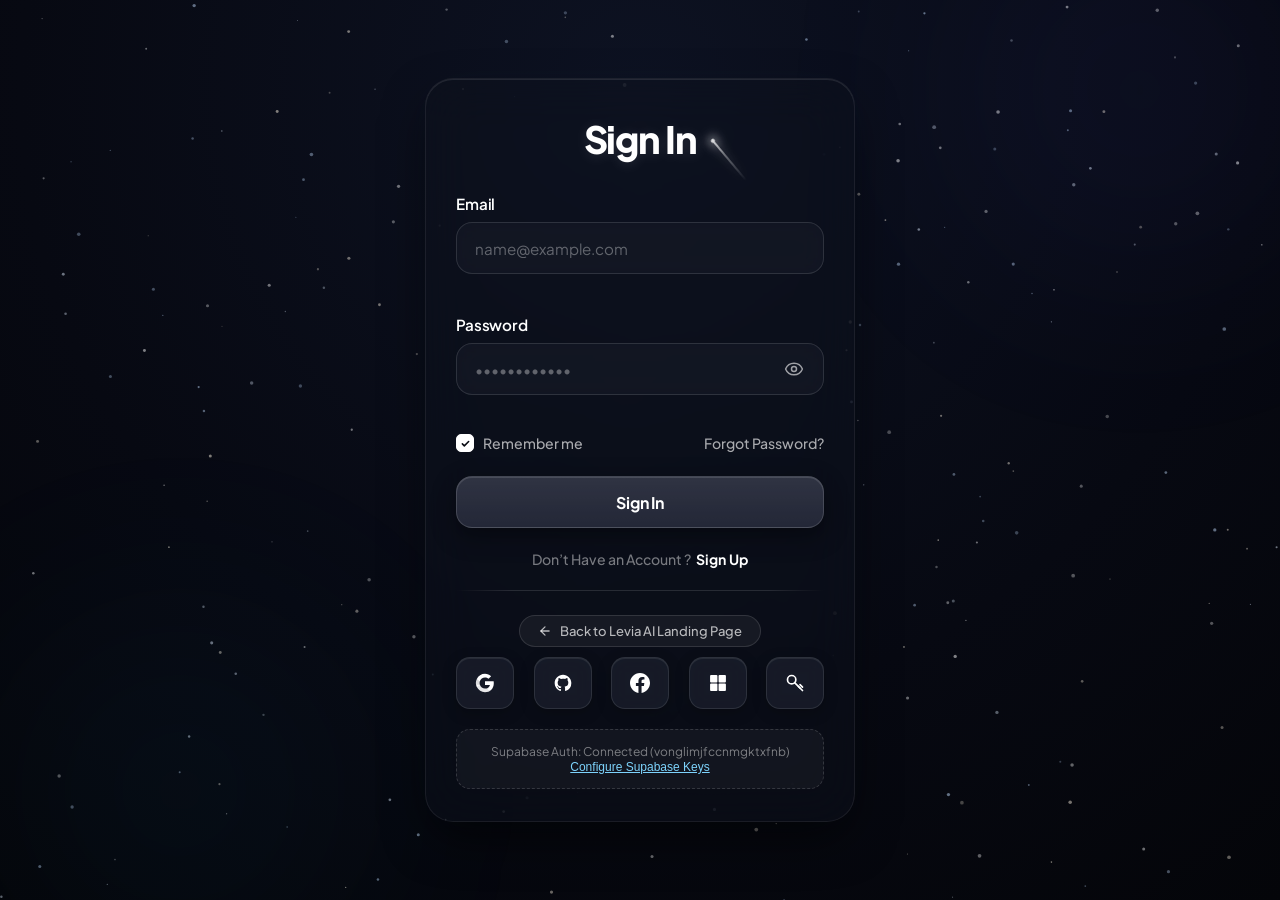
<file: signin.html>
<!DOCTYPE html>
<html lang="en">
<head>
  <meta charset="UTF-8">
  <meta name="viewport" content="width=device-width, initial-scale=1.0">
  <title>Levia-AI — Sign In</title>
  <meta name="description" content="Sign in to your Levia-AI workspace." />
  <link rel="preconnect" href="https://fonts.googleapis.com">
  <link rel="preconnect" href="https://fonts.gstatic.com" crossorigin>
  <link href="https://fonts.googleapis.com/css2?family=Plus+Jakarta+Sans:wght@400;500;600;700;800&display=swap" rel="stylesheet">
  <link rel="stylesheet" href="signin.css">

  <style>
    /* Additional helper styles for display name and configuration banner */
    .field-hidden {
      display: none !important;
    }
    .auth-alert {
      display: none;
      margin-bottom: 16px;
      padding: 12px 16px;
      border-radius: 12px;
      font-size: 13px;
      line-height: 1.4;
      background: rgba(239, 68, 68, 0.15);
      border: 1px solid rgba(239, 68, 68, 0.35);
      color: #fca5a5;
    }
    .auth-alert.visible {
      display: block;
    }
    .auth-alert.success {
      background: rgba(16, 185, 129, 0.15);
      border-color: rgba(16, 185, 129, 0.35);
      color: #6ee7b7;
    }
    .config-banner {
      margin-top: 20px;
      padding: 14px 16px;
      border-radius: 14px;
      background: rgba(255, 255, 255, 0.04);
      border: 1px dashed rgba(255, 255, 255, 0.15);
      font-size: 12px;
      color: var(--text-muted);
      text-align: center;
    }
    .config-banner button {
      background: none;
      border: none;
      color: #7dd3fc;
      cursor: pointer;
      font-size: 12px;
      text-decoration: underline;
      padding: 0 4px;
    }
    .config-modal-back {
      position: fixed;
      inset: 0;
      background: rgba(0, 0, 0, 0.75);
      backdrop-filter: blur(8px);
      z-index: 1000;
      display: none;
      align-items: center;
      justify-content: center;
      padding: 20px;
    }
    .config-modal-back.open {
      display: flex;
    }
    .config-card {
      width: 100%;
      max-width: 440px;
      background: #0f1322;
      border: 1px solid rgba(255, 255, 255, 0.12);
      border-radius: 20px;
      padding: 28px;
      color: #fff;
      box-shadow: 0 20px 50px rgba(0, 0, 0, 0.6);
    }
    .config-card h2 {
      font-size: 18px;
      margin-bottom: 8px;
    }
    .config-card p {
      font-size: 13px;
      color: var(--text-secondary);
      margin-bottom: 18px;
      line-height: 1.45;
    }
    .config-card .form-group {
      margin-bottom: 14px;
    }
    .config-actions {
      display: flex;
      gap: 10px;
      margin-top: 20px;
    }
    .config-actions button {
      flex: 1;
      padding: 12px;
      border-radius: 12px;
      font-size: 13px;
      font-weight: 600;
      cursor: pointer;
      border: 1px solid rgba(255, 255, 255, 0.12);
    }
    .config-btn-save {
      background: #7957ff;
      color: #fff;
      border-color: #7957ff !important;
    }
    .config-btn-close {
      background: rgba(255, 255, 255, 0.08);
      color: #fff;
    }
  </style>

    <!-- UNIVERSAL UIVERSE.IO WIFI LOADER & SKELETON SCREEN -->
    <style id="universalLoaderStyle">
      #wifi-loader {
        --background: #62abff;
        --front-color: #7957FF;
        --back-color: rgba(121, 87, 255, 0.18);
        --text-color: #F1F5F9;
        width: 64px;
        height: 64px;
        border-radius: 50px;
        position: relative;
        display: flex;
        justify-content: center;
        align-items: center;
      }
      #wifi-loader svg {
        position: absolute;
        display: flex;
        justify-content: center;
        align-items: center;
      }
      #wifi-loader svg circle {
        position: absolute;
        fill: none;
        stroke-width: 6px;
        stroke-linecap: round;
        stroke-linejoin: round;
        transform: rotate(-100deg);
        transform-origin: center;
      }
      #wifi-loader svg circle.back {
        stroke: var(--back-color);
      }
      #wifi-loader svg circle.front {
        stroke: var(--front-color);
      }
      #wifi-loader svg.circle-outer {
        height: 86px;
        width: 86px;
      }
      #wifi-loader svg.circle-outer circle {
        stroke-dasharray: 62.75 188.25;
      }
      #wifi-loader svg.circle-outer circle.back {
        animation: circle-outer135 1.8s ease infinite 0.3s;
      }
      #wifi-loader svg.circle-outer circle.front {
        animation: circle-outer135 1.8s ease infinite 0.15s;
      }
      #wifi-loader svg.circle-middle {
        height: 60px;
        width: 60px;
      }
      #wifi-loader svg.circle-middle circle {
        stroke-dasharray: 42.5 127.5;
      }
      #wifi-loader svg.circle-middle circle.back {
        animation: circle-middle6123 1.8s ease infinite 0.25s;
      }
      #wifi-loader svg.circle-middle circle.front {
        animation: circle-middle6123 1.8s ease infinite 0.1s;
      }
      #wifi-loader svg.circle-inner {
        height: 34px;
        width: 34px;
      }
      #wifi-loader svg.circle-inner circle {
        stroke-dasharray: 22 66;
      }
      #wifi-loader svg.circle-inner circle.back {
        animation: circle-inner162 1.8s ease infinite 0.2s;
      }
      #wifi-loader svg.circle-inner circle.front {
        animation: circle-inner162 1.8s ease infinite 0.05s;
      }
      #wifi-loader .text {
        position: absolute;
        bottom: -46px;
        font-size: 13px;
        font-weight: 600;
        letter-spacing: 0.02em;
        font-family: -apple-system, BlinkMacSystemFont, "Segoe UI", Roboto, sans-serif;
        color: var(--text-color);
        white-space: nowrap;
      }
      #wifi-loader .text::before {
        content: attr(data-text);
      }
      @keyframes circle-outer135 {
        0% { stroke-dashoffset: 251; }
        50% { stroke-dashoffset: 62.75; }
        100% { stroke-dashoffset: -188.25; }
      }
      @keyframes circle-middle6123 {
        0% { stroke-dashoffset: 170; }
        50% { stroke-dashoffset: 42.5; }
        100% { stroke-dashoffset: -127.5; }
      }
      @keyframes circle-inner162 {
        0% { stroke-dashoffset: 88; }
        50% { stroke-dashoffset: 22; }
        100% { stroke-dashoffset: -66; }
      }
      .top-loader {
        position: fixed;
        top: 0;
        left: 0;
        right: 0;
        height: 3px;
        z-index: 1000000;
        pointer-events: none;
        background: rgba(112,69,245,.08);
        overflow: hidden;
        transition: opacity .4s ease;
      }
      .top-loader.loaded {
        opacity: 0;
      }
      .top-loader-bar {
        width: 40%;
        height: 100%;
        background: linear-gradient(90deg, transparent, #7957FF 35%, #A56BFF 70%, #25B982 100%);
        border-radius: 99px;
        animation: topLoaderSlide 1.3s cubic-bezier(0.4, 0, 0.2, 1) infinite;
        box-shadow: 0 0 12px rgba(121,87,255,.6);
      }
      @keyframes topLoaderSlide {
        0% { transform: translateX(-100%); }
        100% { transform: translateX(300%); }
      }
      .skeleton-screen-overlay {
        position: fixed;
        inset: 0;
        z-index: 99999;
        background: rgba(9, 9, 15, 0.96);
        backdrop-filter: blur(14px);
        -webkit-backdrop-filter: blur(14px);
        display: flex;
        flex-direction: column;
        align-items: center;
        justify-content: center;
        transition: opacity 0.4s ease, visibility 0.4s ease;
        padding: 30px;
      }
      .skeleton-screen-overlay.loaded {
        opacity: 0;
        visibility: hidden;
        pointer-events: none;
      }
      .skeleton-center-wrap {
        margin-bottom: 44px;
        display: flex;
        flex-direction: column;
        align-items: center;
        justify-content: center;
      }
      .skeleton-grid-preview {
        width: 100%;
        max-width: 1100px;
        display: flex;
        flex-direction: column;
        gap: 18px;
        opacity: 0.45;
      }
      .skel-row, .skel-card, .skel-panel {
        border-radius: 16px;
        background: linear-gradient(100deg, rgba(121,87,255,.05) 30%, rgba(169,231,111,.14) 50%, rgba(121,87,255,.05) 70%);
        background-size: 200% 100%;
        animation: shimmer 1.4s infinite ease-in-out;
        border: 1px solid rgba(255,255,255,.08);
      }
      @keyframes shimmer {
        0% { background-position: 200% 0; }
        100% { background-position: -200% 0; }
      }
      .skel-cards-row {
        display: grid;
        grid-template-columns: repeat(4, 1fr);
        gap: 16px;
      }
      .skel-panels-row {
        display: flex;
        gap: 18px;
      }
      @media (max-width: 860px) {
        .skel-cards-row { grid-template-columns: repeat(2, 1fr); }
        .skel-panels-row { flex-direction: column; }
      }
    </style>
  
</head>
<body>

  <!-- UNIVERSAL UIVERSE.IO WIFI LOADER & SKELETON SCREEN -->
  <div class="top-loader" id="topLoader"><div class="top-loader-bar"></div></div>
  <div class="skeleton-screen-overlay" id="skeletonScreen">
    <div class="skeleton-center-wrap">
      <div id="wifi-loader">
        <svg class="circle-outer" viewBox="0 0 86 86">
          <circle class="back" cx="43" cy="43" r="40"></circle>
          <circle class="front" cx="43" cy="43" r="40"></circle>
          <circle class="new" cx="43" cy="43" r="40"></circle>
        </svg>
        <svg class="circle-middle" viewBox="0 0 60 60">
          <circle class="back" cx="30" cy="30" r="27"></circle>
          <circle class="front" cx="30" cy="30" r="27"></circle>
        </svg>
        <svg class="circle-inner" viewBox="0 0 34 34">
          <circle class="back" cx="17" cy="17" r="14"></circle>
          <circle class="front" cx="17" cy="17" r="14"></circle>
        </svg>
        <div class="text" data-text="Loading Levia-AI..."></div>
      </div>
    </div>
    <div class="skeleton-grid-preview">
      <div class="skel-row" style="height: 100px; border-radius: 18px;"></div>
      <div class="skel-cards-row">
        <div class="skel-card" style="height: 120px;"></div>
        <div class="skel-card" style="height: 120px;"></div>
        <div class="skel-card" style="height: 120px;"></div>
        <div class="skel-card" style="height: 120px;"></div>
      </div>
      <div class="skel-panels-row">
        <div class="skel-panel" style="height: 250px; flex: 1.5;"></div>
        <div class="skel-panel" style="height: 250px; flex: 1;"></div>
      </div>
    </div>
  </div>

  <script id="universalLoaderScript">
    (function() {
      function dismissUniversalLoader() {
        var skel = document.getElementById('skeletonScreen');
        var topL = document.getElementById('topLoader');
        if (skel) skel.classList.add('loaded');
        if (topL) topL.classList.add('loaded');
        setTimeout(function() {
          if (skel) skel.style.display = 'none';
          if (topL) topL.style.display = 'none';
        }, 400);
      }
      if (document.readyState === 'complete') {
        setTimeout(dismissUniversalLoader, 650);
      } else {
        window.addEventListener('load', function() {
          setTimeout(dismissUniversalLoader, 650);
        });
        setTimeout(dismissUniversalLoader, 2000);
      }
    })();
  </script>
  

  <!-- Dynamic Starfield Background Canvas -->
  <canvas id="starfield"></canvas>

  <!-- Ambient Cosmic Dust & Glow Effects -->
  <div class="cosmic-glow cosmic-glow-top"></div>
  <div class="cosmic-glow cosmic-glow-bottom"></div>

  <main class="page-container">
    <div class="login-card">
      <!-- Header with Title and Shooting Star -->
      <header class="card-header">
        <div class="title-wrapper">
          <h1 class="page-title" id="formTitle">Sign In</h1>
          <!-- Shooting star streak replicating the template reference -->
          <div class="shooting-star-streak" aria-hidden="true"></div>
        </div>
      </header>

      <!-- Auth Alert Banner -->
      <div id="authAlert" class="auth-alert" role="alert"></div>

      <!-- Main Login / Sign Up Form -->
      <form id="authForm" class="auth-form" autocomplete="on" novalidate>
        <!-- Display Name Input Group (Shown only in Sign Up mode) -->
        <div class="form-group field-hidden" id="displayNameGroup">
          <label for="displayName" class="form-label">Full Name</label>
          <div class="input-wrapper">
            <input 
              type="text" 
              id="displayName" 
              name="displayName" 
              class="form-input" 
              placeholder="Maya Chen" 
              autocomplete="name"
            >
          </div>
          <span class="field-error" id="nameError" role="alert"></span>
        </div>

        <!-- Email Input Group -->
        <div class="form-group">
          <label for="email" class="form-label">Email</label>
          <div class="input-wrapper">
            <input 
              type="email" 
              id="email" 
              name="email" 
              class="form-input" 
              placeholder="name@example.com" 
              required
              autocomplete="email"
            >
          </div>
          <span class="field-error" id="emailError" role="alert"></span>
        </div>

        <!-- Password Input Group -->
        <div class="form-group">
          <label for="password" class="form-label">Password</label>
          <div class="input-wrapper">
            <input 
              type="password" 
              id="password" 
              name="password" 
              class="form-input password-input" 
              placeholder="••••••••••••" 
              required
              autocomplete="current-password"
            >
            <button 
              type="button" 
              class="password-toggle-btn" 
              id="passwordToggle" 
              aria-label="Toggle password visibility"
              title="Show / Hide Password"
            >
              <svg class="eye-icon eye-open" viewBox="0 0 24 24" fill="none" stroke="currentColor" stroke-width="1.8" stroke-linecap="round" stroke-linejoin="round">
                <path d="M2.062 12.348a1 1 0 0 1 0-.696 10.75 10.75 0 0 1 19.876 0 1 1 0 0 1 0 .696 10.75 10.75 0 0 1-19.876 0" />
                <circle cx="12" cy="12" r="3" />
              </svg>
              <svg class="eye-icon eye-closed" viewBox="0 0 24 24" fill="none" stroke="currentColor" stroke-width="1.8" stroke-linecap="round" stroke-linejoin="round" style="display: none;">
                <path d="M9.88 9.88a3 3 0 1 0 4.24 4.24" />
                <path d="M10.73 5.08A10.43 10.43 0 0 1 12 5c7 0 10 7 10 7a13.16 13.16 0 0 1-1.67 2.68" />
                <path d="M6.61 6.61A13.526 13.526 0 0 0 2 12s3 7 10 7a9.74 9.74 0 0 0 5.39-1.61" />
                <line x1="2" y1="2" x2="22" y2="22" />
              </svg>
            </button>
          </div>
          <span class="field-error" id="passwordError" role="alert"></span>
        </div>

        <!-- Options: Remember Me & Forgot Password -->
        <div class="form-options">
          <label class="remember-label" for="rememberMe">
            <input type="checkbox" id="rememberMe" name="rememberMe" class="custom-checkbox" checked>
            <span class="checkbox-visual" aria-hidden="true">
              <svg class="checkmark-icon" viewBox="0 0 14 14" fill="none">
                <path d="M3 7.5L5.5 10L11 4.5" stroke="currentColor" stroke-width="2" stroke-linecap="round" stroke-linejoin="round"/>
              </svg>
            </span>
            <span class="remember-text">Remember me</span>
          </label>

          <a href="#forgot" class="forgot-link" id="forgotPasswordLink">Forgot Password?</a>
        </div>

        <!-- Submit Button -->
        <button type="submit" class="submit-btn" id="submitBtn">
          <span class="btn-text">Sign In</span>
          <div class="btn-loader" aria-hidden="true"></div>
        </button>
      </form>

      <!-- Sign Up / In Switcher -->
      <footer class="card-footer">
        <p class="signup-prompt">
          Don’t Have an Account ? 
          <a href="#signup" class="signup-link" id="toggleAuthMode">Sign Up</a>
        </p>

        <!-- Divider Line -->
        <div class="divider" aria-hidden="true"></div>

        <!-- Social & Alternative Login Row (5 icons) -->
        <div style="text-align:center;margin: 20px 0 10px;">
          <a href="landing.html" class="landing-back-link" style="color: rgba(255, 255, 255, 0.7); text-decoration: none; font-size: 13px; font-weight: 500; display: inline-flex; align-items: center; gap: 8px; padding: 7px 18px; border-radius: 99px; background: rgba(255, 255, 255, 0.05); border: 1px solid rgba(255, 255, 255, 0.12); transition: all 0.2s ease;">
            <svg width="14" height="14" viewBox="0 0 24 24" fill="none" stroke="currentColor" stroke-width="2.2" stroke-linecap="round" stroke-linejoin="round"><line x1="19" y1="12" x2="5" y2="12"></line><polyline points="12 19 5 12 12 5"></polyline></svg>
            <span>Back to Levia AI Landing Page</span>
          </a>
        </div>
        <div class="social-login-group">
          <!-- 1. Google -->
          <button type="button" class="social-btn" aria-label="Sign in with Google" title="Google (Coming Soon)" data-provider="Google">
            <svg class="social-icon" viewBox="0 0 24 24" fill="currentColor">
              <path d="M22.56 12.25c0-.78-.07-1.53-.2-2.25H12v4.26h5.92c-.26 1.37-1.04 2.53-2.21 3.31v2.77h3.57c2.08-1.92 3.28-4.74 3.28-8.09z" fill="#FFFFFF"/>
              <path d="M12 23c2.97 0 5.46-.98 7.28-2.66l-3.57-2.77c-.98.66-2.23 1.06-3.71 1.06-2.86 0-5.29-1.93-6.16-4.53H2.18v2.84C3.99 20.53 7.7 23 12 23z" fill="#FFFFFF" fill-opacity="0.9"/>
              <path d="M5.84 14.09c-.22-.66-.35-1.36-.35-2.09s.13-1.43.35-2.09V7.06H2.18C1.43 8.55 1 10.22 1 12s.43 3.45 1.18 4.94l2.85-2.22.81-.63z" fill="#FFFFFF" fill-opacity="0.85"/>
              <path d="M12 5.38c1.62 0 3.06.56 4.21 1.64l3.15-3.15C17.45 2.09 14.97 1 12 1 7.7 1 3.99 3.47 2.18 7.06l3.66 2.84c.87-2.6 3.3-4.52 6.16-4.52z" fill="#FFFFFF"/>
            </svg>
          </button>

          <!-- 2. GitHub -->
          <button type="button" class="social-btn" aria-label="Sign in with GitHub" title="GitHub (Coming Soon)" data-provider="GitHub">
            <svg class="social-icon" viewBox="0 0 24 24" fill="currentColor">
              <path fill-rule="evenodd" clip-rule="evenodd" d="M12 2C6.477 2 2 6.484 2 12.017c0 4.425 2.865 8.18 6.839 9.504.5.092.682-.217.682-.483 0-.237-.008-.868-.013-1.703-2.782.605-3.369-1.343-3.369-1.343-.454-1.158-1.11-1.466-1.11-1.466-.908-.62.069-.608.069-.608 1.003.07 1.53 1.032 1.53 1.032.892 1.53 2.341 1.088 2.91.832.092-.647.35-1.088.636-1.338-2.22-.253-4.555-1.113-4.555-4.951 0-1.093.39-1.988 1.029-2.688-.103-.253-.446-1.272.098-2.65 0 0 .84-.27 2.75 1.026A9.564 9.564 0 0112 6.844c.85.004 1.705.115 2.504.337 1.909-1.296 2.747-1.027 2.747-1.027.546 1.379.202 2.398.1 2.651.64.7 1.028 1.595 1.028 2.688 0 3.848-2.339 4.695-4.566 4.943.359.309.678.92.678 1.855 0 1.338-.012 2.419-.012 2.747 0 .268.18.58.688.482A10.019 10.019 0 0022 12.017C22 6.484 17.522 2 12 2z"/>
            </svg>
          </button>

          <!-- 3. Facebook -->
          <button type="button" class="social-btn" aria-label="Sign in with Facebook" title="Facebook (Coming Soon)" data-provider="Facebook">
            <svg class="social-icon" viewBox="0 0 24 24" fill="currentColor">
              <path d="M24 12.073c0-6.627-5.373-12-12-12s-12 5.373-12 12c0 5.99 4.388 10.954 10.125 11.854v-8.385H7.078v-3.47h3.047V9.43c0-3.007 1.792-4.669 4.533-4.669 1.312 0 2.686.235 2.686.235v2.953H15.83c-1.491 0-1.956.925-1.956 1.874v2.25h3.328l-.532 3.47h-2.796v8.385C19.612 23.027 24 18.062 24 12.073z"/>
            </svg>
          </button>

          <!-- 4. Windows / Microsoft -->
          <button type="button" class="social-btn" aria-label="Sign in with Microsoft" title="Microsoft (Coming Soon)" data-provider="Microsoft">
            <svg class="social-icon" viewBox="0 0 24 24" fill="currentColor">
              <rect x="2.5" y="2.5" width="8.8" height="8.8" rx="1.2" />
              <rect x="12.7" y="2.5" width="8.8" height="8.8" rx="1.2" />
              <rect x="2.5" y="12.7" width="8.8" height="8.8" rx="1.2" />
              <rect x="12.7" y="12.7" width="8.8" height="8.8" rx="1.2" />
            </svg>
          </button>

          <!-- 5. Passkey / Security Key -->
          <button type="button" class="social-btn" aria-label="Sign in with Passkey or Security Key" title="Passkey (Coming Soon)" data-provider="Passkey">
            <svg class="social-icon" viewBox="0 0 24 24" fill="none" stroke="currentColor" stroke-width="2" stroke-linecap="round" stroke-linejoin="round">
              <circle cx="8" cy="8" r="5" />
              <path d="m11.5 11.5 9.5 9.5" />
              <path d="m16 16 2 2" />
              <path d="m18 14 3 3" />
            </svg>
          </button>
        </div>

        <!-- Supabase Configuration Indicator -->
        <div class="config-banner" id="configBanner">
          <span id="configStatusText">Supabase Auth: Ready</span>
          <button type="button" id="openConfigBtn">Configure Supabase Keys</button>
        </div>
      </footer>
    </div>
  </main>

  <!-- Supabase Credentials Configuration Modal -->
  <div class="config-modal-back" id="configModal">
    <div class="config-card">
      <h2>Supabase Configuration</h2>
      <p>Configure your Supabase Project URL and Anon/Publishable Key for real database authentication.</p>
      
      <div class="form-group">
        <label for="cfgUrl" class="form-label">Project URL</label>
        <div class="input-wrapper">
          <input type="text" id="cfgUrl" class="form-input" placeholder="https://xyzcompany.supabase.co">
        </div>
      </div>

      <div class="form-group">
        <label for="cfgKey" class="form-label">Anon / Publishable Key</label>
        <div class="input-wrapper">
          <input type="password" id="cfgKey" class="form-input" placeholder="eyJhbGciOiJIUzI1NiIsInR5cCI6IkpXVCJ9...">
        </div>
      </div>

      <div class="config-actions">
        <button type="button" class="config-btn-close" id="closeConfigBtn">Cancel</button>
        <button type="button" class="config-btn-save" id="saveConfigBtn">Save & Connect</button>
      </div>
    </div>
  </div>

  <!-- Interactive Feedback Toast -->
  <div id="toastNotification" class="toast" role="status" aria-live="polite"></div>

  <!-- Supabase Credentials & Configuration -->
  <script src="supabase-config.js"></script>

  <!-- Supabase JS Client (Local + CDN fallback) -->
  <script src="supabase.min.js"></script>
  <script>
    if (!window.supabase) {
      document.write('<script src="https://cdn.jsdelivr.net/npm/@supabase/supabase-js@2"><\/script>');
    }
  </script>

  <!-- Levia-AI Central Auth -->
  <script src="auth.js"></script>

  <!-- Sign In Page Logic & Starfield Engine -->
  <script>
    document.addEventListener("DOMContentLoaded", async () => {
      // -------------------------------------------------------------
      // 1. DYNAMIC STARFIELD CANVAS ENGINE
      // -------------------------------------------------------------
      const canvas = document.getElementById("starfield");
      const ctx = canvas.getContext("2d");

      let width = (canvas.width = window.innerWidth);
      let height = (canvas.height = window.innerHeight);
      let dpr = window.devicePixelRatio || 1;

      const STAR_COUNT = Math.max(120, Math.floor((width * height) / 4500));
      const stars = [];

      const starColors = [
        "rgba(255, 255, 255, ",
        "rgba(224, 238, 255, ",
        "rgba(195, 222, 255, ",
        "rgba(255, 246, 228, "
      ];

      class Star {
        constructor() {
          this.reset();
        }
        reset() {
          this.x = Math.random() * width;
          this.y = Math.random() * height;
          this.size = (Math.random() * 1.4 + 0.5) * (dpr > 1 ? 0.95 : 1);
          this.baseAlpha = Math.random() * 0.25 + 0.25;
          this.alpha = this.baseAlpha;
          this.color = starColors[Math.floor(Math.random() * starColors.length)];
          this.layer = Math.random() * 0.5 + 0.5;
          this.drawX = this.x;
          this.drawY = this.y;
        }
        update(mouseOffsetX, mouseOffsetY) {
          this.drawX = this.x + mouseOffsetX * this.layer;
          this.drawY = this.y + mouseOffsetY * this.layer;
        }
        draw(customAlpha = null) {
          const renderAlpha = customAlpha !== null ? customAlpha : this.alpha;
          ctx.beginPath();
          ctx.arc(this.drawX, this.drawY, this.size, 0, Math.PI * 2);
          ctx.fillStyle = this.color + renderAlpha + ")";
          ctx.fill();
        }
      }

      for (let i = 0; i < STAR_COUNT; i++) {
        stars.push(new Star());
      }

      let mouseX = 0;
      let mouseY = 0;
      let targetMouseX = 0;
      let targetMouseY = 0;

      window.addEventListener("mousemove", (e) => {
        targetMouseX = (e.clientX - width / 2) * 0.035;
        targetMouseY = (e.clientY - height / 2) * 0.035;
      });

      function animate() {
        mouseX += (targetMouseX - mouseX) * 0.05;
        mouseY += (targetMouseY - mouseY) * 0.05;

        ctx.clearRect(0, 0, width, height);

        for (let i = 0; i < stars.length; i++) {
          stars[i].update(mouseX, mouseY);
          stars[i].draw();
        }

        requestAnimationFrame(animate);
      }
      requestAnimationFrame(animate);

      window.addEventListener("resize", () => {
        width = canvas.width = window.innerWidth;
        height = canvas.height = window.innerHeight;
      });

      // -------------------------------------------------------------
      // 2. CHECK EXISTING ACTIVE SESSION
      // -------------------------------------------------------------
      const authAlert = document.getElementById("authAlert");

      function showAlert(msg, isSuccess = false) {
        authAlert.textContent = msg;
        authAlert.className = "auth-alert visible" + (isSuccess ? " success" : "");
      }
      function hideAlert() {
        authAlert.className = "auth-alert";
        authAlert.textContent = "";
      }

      // If already logged in, redirect to index.html
      const { user } = await CreatorAuth.getSession();
      if (user) {
        showAlert("Active session detected. Loading your workspace...", true);
        setTimeout(() => {
          window.location.href = "index.html";
        }, 300);
        return;
      }

      // Update Supabase configuration status in UI
      const configStatusText = document.getElementById("configStatusText");
      function updateConfigIndicator() {
        const cfg = CreatorAuth.getConfig();
        if (cfg.isConfigured) {
          configStatusText.textContent = "Supabase Auth: Connected (" + cfg.url.replace(/https?:\/\//, '').split('.')[0] + ")";
        } else {
          configStatusText.textContent = "Supabase Auth: Unconfigured (Check supabase-config.js)";
        }
      }
      updateConfigIndicator();

      // Config Modal handlers
      const configModal = document.getElementById("configModal");
      const openConfigBtn = document.getElementById("openConfigBtn");
      const closeConfigBtn = document.getElementById("closeConfigBtn");
      const saveConfigBtn = document.getElementById("saveConfigBtn");
      const cfgUrlInput = document.getElementById("cfgUrl");
      const cfgKeyInput = document.getElementById("cfgKey");

      openConfigBtn.addEventListener("click", () => {
        const cur = CreatorAuth.getConfig();
        cfgUrlInput.value = cur.url;
        cfgKeyInput.value = "";
        configModal.classList.add("open");
      });

      closeConfigBtn.addEventListener("click", () => {
        configModal.classList.remove("open");
      });

      saveConfigBtn.addEventListener("click", () => {
        const url = cfgUrlInput.value.trim();
        const key = cfgKeyInput.value.trim();
        CreatorAuth.setConfig(url, key);
        updateConfigIndicator();
        configModal.classList.remove("open");
        showToast("Supabase credentials saved.");
      });

      // -------------------------------------------------------------
      // 3. PASSWORD VISIBILITY TOGGLE
      // -------------------------------------------------------------
      const passwordInput = document.getElementById("password");
      const passwordToggle = document.getElementById("passwordToggle");
      const eyeOpenIcon = passwordToggle.querySelector(".eye-open");
      const eyeClosedIcon = passwordToggle.querySelector(".eye-closed");

      passwordToggle.addEventListener("click", () => {
        const isPassword = passwordInput.getAttribute("type") === "password";
        passwordInput.setAttribute("type", isPassword ? "text" : "password");
        eyeOpenIcon.style.display = isPassword ? "none" : "block";
        eyeClosedIcon.style.display = isPassword ? "block" : "none";
      });

      // -------------------------------------------------------------
      // 4. SIGN IN / SIGN UP MODE TOGGLE
      // -------------------------------------------------------------
      const authForm = document.getElementById("authForm");
      const emailInput = document.getElementById("email");
      const displayNameInput = document.getElementById("displayName");
      const displayNameGroup = document.getElementById("displayNameGroup");
      const emailError = document.getElementById("emailError");
      const passwordError = document.getElementById("passwordError");
      const submitBtn = document.getElementById("submitBtn");
      const formTitle = document.getElementById("formTitle");
      const toggleAuthMode = document.getElementById("toggleAuthMode");
      const forgotPasswordLink = document.getElementById("forgotPasswordLink");

      let isSignUpMode = false;

      function clearErrors() {
        emailInput.classList.remove("has-error");
        passwordInput.classList.remove("has-error");
        emailError.textContent = "";
        passwordError.textContent = "";
        hideAlert();
      }

      toggleAuthMode.addEventListener("click", (e) => {
        e.preventDefault();
        isSignUpMode = !isSignUpMode;
        clearErrors();

        const promptText = toggleAuthMode.parentElement;
        const btnText = submitBtn.querySelector(".btn-text");

        if (isSignUpMode) {
          formTitle.textContent = "Sign Up";
          document.title = "Levia-AI — Create Account";
          btnText.textContent = "Create Account";
          displayNameGroup.classList.remove("field-hidden");
          promptText.childNodes[0].nodeValue = "Already Have an Account ? ";
          toggleAuthMode.textContent = "Sign In";
          forgotPasswordLink.style.visibility = "hidden";
        } else {
          formTitle.textContent = "Sign In";
          document.title = "Levia-AI — Sign In";
          btnText.textContent = "Sign In";
          displayNameGroup.classList.add("field-hidden");
          promptText.childNodes[0].nodeValue = "Don’t Have an Account ? ";
          toggleAuthMode.textContent = "Sign Up";
          forgotPasswordLink.style.visibility = "visible";
        }
      });

      // -------------------------------------------------------------
      // 5. FORM SUBMISSION (AUTHENTICATION FLOW)
      // -------------------------------------------------------------
      function validateEmail(val) {
        return /^[^\s@]+@[^\s@]+\.[^\s@]+$/.test(val);
      }

      authForm.addEventListener("submit", async (e) => {
        e.preventDefault();
        clearErrors();

        const email = emailInput.value.trim();
        const password = passwordInput.value;
        const displayName = displayNameInput.value.trim();
        let hasError = false;

        if (!email) {
          emailInput.classList.add("has-error");
          emailError.textContent = "Please enter your email address.";
          hasError = true;
        } else if (!validateEmail(email)) {
          emailInput.classList.add("has-error");
          emailError.textContent = "Please enter a valid email format (name@example.com).";
          hasError = true;
        }

        if (!password) {
          passwordInput.classList.add("has-error");
          passwordError.textContent = "Please enter your password.";
          hasError = true;
        } else if (password.length < 6) {
          passwordInput.classList.add("has-error");
          passwordError.textContent = "Password must be at least 6 characters.";
          hasError = true;
        }

        if (hasError) return;

        submitBtn.classList.add("loading");
        submitBtn.disabled = true;

        try {
          if (isSignUpMode) {
            // REAL SIGN UP
            if (!CreatorAuth.isConfigured()) {
              showAlert("Supabase credentials missing. Please configure supabase-config.js with your project URL and publishable key.");
              return;
            }

            const data = await CreatorAuth.signUp(email, password, displayName);
            
            // Check if Supabase requires email confirmation
            if (data && data.user && (!data.session || !data.user.confirmed_at)) {
              showAlert("Account created! Please check your email inbox (" + email + ") for the confirmation link before signing in.", true);
              setTimeout(() => {
                toggleAuthMode.click();
              }, 3000);
            } else {
              showAlert("Account created successfully! Directing to persona setup...", true);
              setTimeout(() => {
                window.location.href = "persona.html";
              }, 600);
            }

          } else {
            // REAL SIGN IN
            if (!CreatorAuth.isConfigured()) {
              showAlert("Supabase credentials missing. Please configure supabase-config.js with your project URL and publishable key.");
              return;
            }

            const data = await CreatorAuth.signIn(email, password);
            showAlert("Signed in successfully! Loading workspace...", true);

            // Fetch user profile from Supabase
            const profile = await CreatorAuth.getUserProfile(data.user.id);

            setTimeout(() => {
              if (!profile || !profile.onboarding_completed || !profile.selected_persona) {
                window.location.href = "persona.html";
              } else {
                window.location.href = "index.html";
              }
            }, 500);
          }
        } catch (err) {
          showAlert(err.message || "Authentication failed. Please try again.");
        } finally {
          submitBtn.classList.remove("loading");
          submitBtn.disabled = false;
        }
      });

      // Forgot password handler
      forgotPasswordLink.addEventListener("click", async (e) => {
        e.preventDefault();
        clearErrors();

        const email = emailInput.value.trim();
        if (!email) {
          emailInput.classList.add("has-error");
          emailError.textContent = "Please enter your email address to receive password reset instructions.";
          showAlert("Please enter your email address in the field above first.");
          emailInput.focus();
          return;
        }

        if (!validateEmail(email)) {
          emailInput.classList.add("has-error");
          emailError.textContent = "Please enter a valid email format (e.g., name@example.com).";
          showAlert("Please enter a valid email address.");
          emailInput.focus();
          return;
        }

        if (!CreatorAuth.isConfigured()) {
          showAlert("Supabase credentials missing. Please configure supabase-config.js before requesting password reset.");
          return;
        }

        const originalText = forgotPasswordLink.textContent;
        forgotPasswordLink.textContent = "Sending...";
        forgotPasswordLink.style.pointerEvents = "none";
        showAlert("Sending password recovery link to " + email + "...", true);

        try {
          await CreatorAuth.resetPassword(email);
          showAlert("If an account exists for " + email + ", password reset instructions have been sent. Please check your inbox and spam folder.", true);
        } catch (err) {
          console.error("[CreatorOS Auth] Password reset error:", err);
          if (err.message && err.message.toLowerCase().includes("rate limit")) {
            showAlert("Email rate limit exceeded. Please wait a few minutes before requesting another reset email.");
          } else if (err.message && err.message.toLowerCase().includes("network")) {
            showAlert("Network connection error. Please check your internet connection.");
          } else {
            showAlert(err.message || "Unable to send password recovery email. Please try again.");
          }
        } finally {
          forgotPasswordLink.textContent = originalText;
          forgotPasswordLink.style.pointerEvents = "auto";
        }
      });

      // Toast Notification Helper
      const toast = document.getElementById("toastNotification");
      let toastTimeout = null;
      function showToast(message) {
        if (toastTimeout) clearTimeout(toastTimeout);
        toast.textContent = message;
        toast.classList.add("show");
        toastTimeout = setTimeout(() => {
          toast.classList.remove("show");
        }, 3200);
      }

      // Social button placeholders with explicit coming-soon feedback
      document.querySelectorAll(".social-btn").forEach((btn) => {
        btn.addEventListener("click", () => {
          const provider = btn.getAttribute("data-provider") || btn.getAttribute("title") || "OAuth Provider";
          showAlert(`${provider} authentication is coming in an upcoming release. Please sign in with your email & password.`);
          showToast(`${provider} OAuth is currently in development.`);
        });
      });
    });
  </script>
</body>
</html>
</file>
<file: landpage/styles.css>
@import url('https://fonts.googleapis.com/css2?family=Plus+Jakarta+Sans:wght@300;400;500;600;700;800&family=Inter:wght@300;400;500;600;700&display=swap');

:root {
  /* MASTER COLOR SYSTEM: Image 1 Full-Page Architecture + Image 2 Cosmic Purple Palette */
  --bg-page: #05040D;
  --bg-abyss: #02020A;
  --bg-midnight: #0B071B;
  --bg-surface: #120B2D;
  --bg-violet-deep: #25105A;
  
  --purple-wave-shadow: #321078;
  --purple-main: #6325D9;
  --purple-electric: #843BFF;
  --purple-luminous: #A66AFF;
  --purple-highlight: #C6A0FF;
  
  --text-primary: #F8F6FF;
  --text-secondary: #B8AECF;
  --text-muted: #817697;
  
  --border-subtle: rgba(166, 106, 255, 0.25);
  --border-bright: rgba(198, 160, 255, 0.5);
  
  --glow-electric: rgba(132, 59, 255, 0.45);
  --glow-luminous: rgba(166, 106, 255, 0.6);
}

* {
  margin: 0;
  padding: 0;
  box-sizing: border-box;
}

html {
  scroll-behavior: smooth;
}

html, body {
  width: 100%;
  min-height: 100vh;
  background-color: var(--bg-page);
  color: var(--text-primary);
  font-family: 'Plus Jakarta Sans', 'Inter', -apple-system, BlinkMacSystemFont, sans-serif;
  overflow-x: hidden;
  -webkit-font-smoothing: antialiased;
  -moz-osx-font-smoothing: grayscale;
}

/* ==========================================================================
   SEAMLESS FULL-PAGE HERO CANVAS (No outer box, edge-to-edge full bleed)
   ========================================================================== */
.full-page-hero {
  position: relative;
  width: 100vw;
  min-height: 100vh;
  display: flex;
  flex-direction: column;
  justify-content: space-between;
  overflow: hidden;
  /* Deep cosmic layered atmosphere matching Reference Image 2 */
  background-color: #05040D;
  background-image: 
    radial-gradient(circle at 82% 45%, rgba(99, 37, 217, 0.24) 0%, rgba(37, 16, 90, 0.12) 45%, transparent 70%),
    radial-gradient(circle at 18% 22%, rgba(76, 29, 149, 0.22) 0%, rgba(18, 11, 45, 0.08) 40%, transparent 65%),
    radial-gradient(circle at 45% 85%, rgba(50, 16, 120, 0.2) 0%, transparent 60%),
    radial-gradient(circle at 50% 30%, #0d0822 0%, #05040D 80%);
}

/* Subtle mouse cursor spotlight aura */
.cursor-spotlight-glow {
  position: fixed;
  top: 0;
  left: 0;
  width: 750px;
  height: 750px;
  margin-top: -375px;
  margin-left: -375px;
  border-radius: 50%;
  background: radial-gradient(circle, rgba(132, 59, 255, 0.14) 0%, rgba(99, 37, 217, 0.04) 40%, transparent 70%);
  pointer-events: none;
  z-index: 2;
  transition: transform 0.12s cubic-bezier(0.2, 0, 0.2, 1);
  will-change: transform;
}

/* ==========================================================================
   NAVIGATION HEADER (Full-width across top of the whole page)
   ========================================================================== */
.page-navbar {
  position: relative;
  z-index: 30;
  width: 100%;
  padding: 34px 64px 0 64px;
}

.navbar-container {
  width: 100%;
  max-width: 1440px;
  margin: 0 auto;
  display: flex;
  align-items: center;
  justify-content: space-between;
}

/* Brand Group */
.nav-brand-group {
  display: flex;
  align-items: center;
  gap: 12px;
  text-decoration: none;
}

.brand-icon-box {
  width: 36px;
  height: 36px;
  border-radius: 11px;
  background: rgba(37, 16, 90, 0.55);
  border: 1px solid rgba(166, 106, 255, 0.45);
  box-shadow: 0 0 18px rgba(132, 59, 255, 0.4);
  display: flex;
  align-items: center;
  justify-content: center;
  color: #C6A0FF;
  transition: transform 0.3s ease, box-shadow 0.3s ease;
}

.nav-brand-group:hover .brand-icon-box {
  transform: scale(1.05);
  box-shadow: 0 0 25px rgba(166, 106, 255, 0.7);
}

.brand-title {
  font-size: 19px;
  font-weight: 600;
  color: var(--text-primary);
  letter-spacing: -0.01em;
}

/* Center Nav Links */
.nav-links-center {
  display: flex;
  align-items: center;
  gap: 36px;
  list-style: none;
}

.nav-item-link {
  font-size: 14px;
  font-weight: 500;
  color: var(--text-secondary);
  text-decoration: none;
  transition: color 0.2s ease, text-shadow 0.2s ease;
}

.nav-item-link:hover {
  color: var(--text-primary);
  text-shadow: 0 0 14px rgba(198, 160, 255, 0.7);
}

/* Right Nav CTA Button */
.nav-cta-btn {
  padding: 10px 26px;
  border-radius: 9999px;
  background: linear-gradient(135deg, rgba(37, 16, 90, 0.8) 0%, rgba(18, 11, 45, 0.9) 100%);
  border: 1px solid rgba(166, 106, 255, 0.35);
  box-shadow: 0 4px 15px rgba(0, 0, 0, 0.4), inset 0 1px 0 rgba(255, 255, 255, 0.15);
  color: var(--text-primary);
  font-size: 13.5px;
  font-weight: 600;
  text-decoration: none;
  display: inline-flex;
  align-items: center;
  justify-content: center;
  cursor: pointer;
  transition: all 0.25s cubic-bezier(0.16, 1, 0.3, 1);
}

.nav-cta-btn:hover {
  background: linear-gradient(135deg, #6325D9 0%, #25105A 100%);
  border-color: rgba(198, 160, 255, 0.6);
  box-shadow: 0 0 25px rgba(132, 59, 255, 0.5), inset 0 1px 0 rgba(255, 255, 255, 0.3);
  transform: translateY(-1px);
}

/* ==========================================================================
   HERO CONTENT AREA (Left side of the full page, matching Image 1)
   ========================================================================== */
.hero-content-section {
  position: relative;
  z-index: 25;
  width: 100%;
  max-width: 1440px;
  margin: 0 auto;
  padding: 40px 64px 70px 64px;
  flex: 1;
  display: flex;
  flex-direction: column;
  justify-content: center;
}

.hero-text-block {
  max-width: 480px;
  position: relative;
  z-index: 26;
}

/* Small Introductory Line (Replaces 'abstract') */
.hero-intro-label {
  font-size: 24px;
  font-weight: 500;
  color: var(--purple-highlight);
  letter-spacing: -0.01em;
  margin-bottom: 10px;
  text-shadow: 0 0 22px rgba(198, 160, 255, 0.4);
}

/* Main Heading (Replaces 'FLUID WAVE' across two lines) */
.hero-main-heading {
  font-size: 60px;
  font-weight: 700;
  line-height: 1.08;
  color: var(--text-primary);
  letter-spacing: -0.025em;
  margin-bottom: 22px;
  text-shadow: 0 4px 30px rgba(0, 0, 0, 0.9);
}

.hero-main-heading span {
  display: block;
}

/* Supporting Description */
.hero-description {
  font-size: 16px;
  line-height: 1.6;
  color: var(--text-secondary);
  font-weight: 400;
  max-width: 400px;
  margin-bottom: 36px;
}

/* CTA Buttons Row */
.hero-cta-group {
  display: flex;
  align-items: center;
  gap: 22px;
  margin-bottom: 54px;
}

/* Primary CTA Button */
.btn-primary-pill {
  height: 46px;
  padding: 0 30px;
  border-radius: 9999px;
  background: linear-gradient(135deg, #843BFF 0%, #6325D9 60%, #4316A8 100%);
  border: 1px solid rgba(216, 180, 254, 0.45);
  box-shadow: 
    0 0 25px rgba(132, 59, 255, 0.55),
    0 8px 22px -5px rgba(0, 0, 0, 0.65),
    inset 0 1px 0 rgba(255, 255, 255, 0.35);
  color: #FFFFFF;
  font-size: 14.5px;
  font-weight: 600;
  text-decoration: none;
  display: inline-flex;
  align-items: center;
  gap: 8px;
  cursor: pointer;
  transition: all 0.25s cubic-bezier(0.16, 1, 0.3, 1);
}

.btn-primary-pill:hover {
  background: linear-gradient(135deg, #A66AFF 0%, #843BFF 60%, #6325D9 100%);
  box-shadow: 
    0 0 40px rgba(166, 106, 255, 0.8),
    0 10px 28px -4px rgba(0, 0, 0, 0.75),
    inset 0 1px 0 rgba(255, 255, 255, 0.5);
  transform: translateY(-2px);
}

.btn-primary-pill:active {
  transform: translateY(0px) scale(0.98);
}

/* Secondary CTA Button */
.btn-secondary-link {
  font-size: 14.5px;
  font-weight: 500;
  color: var(--text-secondary);
  text-decoration: none;
  cursor: pointer;
  padding: 8px 14px;
  border-radius: 8px;
  transition: color 0.2s ease, background 0.2s ease;
}

.btn-secondary-link:hover {
  color: var(--text-primary);
  background: rgba(166, 106, 255, 0.12);
}

/* ==========================================================================
   CAROUSEL INDICATORS (Bottom-left from Image 1)
   ========================================================================== */
.carousel-dots-row {
  display: flex;
  align-items: center;
  gap: 14px;
}

.carousel-dot {
  width: 12px;
  height: 12px;
  border-radius: 50%;
  border: 1.5px solid rgba(166, 106, 255, 0.45);
  background: rgba(18, 11, 45, 0.6);
  cursor: pointer;
  transition: all 0.3s cubic-bezier(0.16, 1, 0.3, 1);
}

.carousel-dot:hover {
  border-color: var(--purple-luminous);
  background: rgba(99, 37, 217, 0.4);
}

.carousel-dot.active {
  background: #A66AFF;
  border-color: #C6A0FF;
  box-shadow: 0 0 14px rgba(166, 106, 255, 0.9);
  transform: scale(1.18);
}

/* ==========================================================================
   FULL-SCREEN ABSTRACT FLUID WAVE & TRANSLUCENT CIRCLES LAYER
   ========================================================================== */
.full-page-artwork-layer {
  position: absolute;
  inset: 0;
  width: 100vw;
  height: 100vh;
  pointer-events: none;
  z-index: 10;
  overflow: hidden;
}

/* Scalable Full-Bleed Fluid Wave SVG */
.fluid-wave-svg {
  position: absolute;
  top: 0;
  left: 0;
  width: 100%;
  height: 100%;
  pointer-events: none;
}

/* ==========================================================================
   TRANSLUCENT CIRCLES (Glassmorphic, glowing, translucent, NOT solid balls)
   ========================================================================== */

/* 1. Large Translucent Glass Circle (Upper-Left above heading) */
.circle-translucent-large {
  position: absolute;
  top: 15%;
  left: 18%;
  width: 210px;
  height: 210px;
  border-radius: 50%;
  /* Crystal-clear optical transparency — 98% see-through interior */
  background: radial-gradient(
    circle at 32% 26%,
    rgba(255, 255, 255, 0.12) 0%,
    rgba(198, 160, 255, 0.04) 22%,
    rgba(132, 59, 255, 0.015) 55%,
    transparent 100%
  );
  backdrop-filter: blur(1px);
  -webkit-backdrop-filter: blur(1px);
  border: 1px solid rgba(220, 195, 255, 0.32);
  box-shadow: 
    0 0 35px rgba(132, 59, 255, 0.28),
    0 0 70px rgba(99, 37, 217, 0.12),
    inset 0 0 16px rgba(166, 106, 255, 0.16);
  z-index: 15;
  will-change: transform;
}

/* Sharp specular light reflection glint */
.circle-translucent-large::before {
  content: '';
  position: absolute;
  top: 13%;
  left: 17%;
  width: 44px;
  height: 24px;
  border-radius: 50%;
  background: radial-gradient(ellipse at center, rgba(255, 255, 255, 0.92) 0%, rgba(220, 195, 255, 0.4) 40%, transparent 80%);
  transform: rotate(-35deg);
  pointer-events: none;
}

/* Glowing electric purple crescent rim (Reference Image 2 aesthetic) */
.circle-translucent-large::after {
  content: '';
  position: absolute;
  inset: 0;
  border-radius: 50%;
  box-shadow: 
    inset 0 1.5px 2px rgba(255, 255, 255, 0.45),
    inset -3px -4px 18px rgba(132, 59, 255, 0.35),
    inset 2px 2px 10px rgba(198, 160, 255, 0.2);
  pointer-events: none;
}

/* 2. Medium Translucent Glass Circle (Lower-Left near lower wave) */
.circle-translucent-lower {
  position: absolute;
  bottom: 20%;
  left: 31%;
  width: 105px;
  height: 105px;
  border-radius: 50%;
  /* Pure see-through glass body */
  background: radial-gradient(
    circle at 32% 26%,
    rgba(255, 255, 255, 0.14) 0%,
    rgba(198, 160, 255, 0.04) 22%,
    rgba(132, 59, 255, 0.01) 60%,
    transparent 100%
  );
  backdrop-filter: blur(1px);
  -webkit-backdrop-filter: blur(1px);
  border: 1px solid rgba(220, 195, 255, 0.3);
  box-shadow: 
    0 0 25px rgba(132, 59, 255, 0.24),
    0 0 50px rgba(99, 37, 217, 0.1),
    inset 0 0 12px rgba(166, 106, 255, 0.14);
  z-index: 22;
  will-change: transform;
}

.circle-translucent-lower::before {
  content: '';
  position: absolute;
  top: 14%;
  left: 18%;
  width: 22px;
  height: 12px;
  border-radius: 50%;
  background: radial-gradient(ellipse at center, rgba(255, 255, 255, 0.9) 0%, rgba(220, 195, 255, 0.35) 45%, transparent 80%);
  transform: rotate(-35deg);
  pointer-events: none;
}

.circle-translucent-lower::after {
  content: '';
  position: absolute;
  inset: 0;
  border-radius: 50%;
  box-shadow: 
    inset 0 1.2px 1.5px rgba(255, 255, 255, 0.45),
    inset -2px -3px 12px rgba(132, 59, 255, 0.32),
    inset 2px 2px 8px rgba(198, 160, 255, 0.18);
  pointer-events: none;
}

/* 3. Small Translucent Pearl Circle #1 on Upper-Right Wave */
.circle-pearl-1 {
  position: absolute;
  top: 55%;
  right: 28%;
  width: 36px;
  height: 36px;
  border-radius: 50%;
  background: radial-gradient(
    circle at 30% 25%,
    rgba(255, 255, 255, 0.25) 0%,
    rgba(220, 195, 255, 0.08) 35%,
    rgba(132, 59, 255, 0.02) 70%,
    transparent 100%
  );
  backdrop-filter: blur(0.5px);
  -webkit-backdrop-filter: blur(0.5px);
  border: 1px solid rgba(255, 255, 255, 0.38);
  box-shadow: 
    0 0 18px rgba(166, 106, 255, 0.35),
    inset 0 1px 1px rgba(255, 255, 255, 0.5),
    inset -1px -2px 6px rgba(132, 59, 255, 0.3);
  z-index: 22;
  will-change: transform;
}

.circle-pearl-1::before {
  content: '';
  position: absolute;
  top: 15%;
  left: 20%;
  width: 9px;
  height: 5px;
  border-radius: 50%;
  background: rgba(255, 255, 255, 0.95);
  transform: rotate(-30deg);
  pointer-events: none;
}

/* 4. Small Translucent Pearl Circle #2 on Upper-Right Wave */
.circle-pearl-2 {
  position: absolute;
  top: 42%;
  right: 23%;
  width: 26px;
  height: 26px;
  border-radius: 50%;
  background: radial-gradient(
    circle at 30% 25%,
    rgba(255, 255, 255, 0.25) 0%,
    rgba(220, 195, 255, 0.08) 35%,
    rgba(132, 59, 255, 0.02) 70%,
    transparent 100%
  );
  backdrop-filter: blur(0.5px);
  -webkit-backdrop-filter: blur(0.5px);
  border: 1px solid rgba(255, 255, 255, 0.38);
  box-shadow: 
    0 0 14px rgba(166, 106, 255, 0.3),
    inset 0 1px 1px rgba(255, 255, 255, 0.5),
    inset -1px -2px 5px rgba(132, 59, 255, 0.28);
  z-index: 22;
  will-change: transform;
}

.circle-pearl-2::before {
  content: '';
  position: absolute;
  top: 15%;
  left: 20%;
  width: 7px;
  height: 4px;
  border-radius: 50%;
  background: rgba(255, 255, 255, 0.95);
  transform: rotate(-30deg);
  pointer-events: none;
}

/* Network connecting lines and nodes */
.network-node {
  fill: #FFFFFF;
  stroke: #A66AFF;
  stroke-width: 2px;
  filter: drop-shadow(0 0 6px #A66AFF);
}

.network-line {
  stroke: rgba(198, 160, 255, 0.4);
  stroke-width: 1.2px;
  stroke-dasharray: none;
}

/* ==========================================================================
   FLOATING SLIDE-DOWN HERO SCROLL INDICATOR
   ========================================================================== */
.hero-scroll-indicator {
  display: inline-flex;
  align-items: center;
  gap: 12px;
  margin-top: 36px;
  padding: 8px 18px 8px 16px;
  border-radius: 9999px;
  background: rgba(37, 16, 90, 0.45);
  border: 1px solid rgba(166, 106, 255, 0.35);
  color: var(--purple-highlight);
  text-decoration: none;
  font-size: 13px;
  font-weight: 500;
  cursor: pointer;
  width: fit-content;
  box-shadow: 0 4px 20px rgba(0, 0, 0, 0.35);
  transition: all 0.25s cubic-bezier(0.16, 1, 0.3, 1);
  animation: floatBounce 2.8s ease-in-out infinite;
}

.hero-scroll-indicator:hover {
  background: rgba(99, 37, 217, 0.4);
  border-color: rgba(198, 160, 255, 0.65);
  box-shadow: 0 0 25px rgba(132, 59, 255, 0.5);
  transform: translateY(2px);
}

.scroll-indicator-icon {
  width: 24px;
  height: 24px;
  border-radius: 50%;
  background: rgba(132, 59, 255, 0.3);
  display: flex;
  align-items: center;
  justify-content: center;
  color: #FFFFFF;
}

@keyframes floatBounce {
  0%, 100% {
    transform: translateY(0);
  }
  50% {
    transform: translateY(6px);
  }
}

/* ==========================================================================
   GLOBAL PRODUCT SECTIONS & MACRO-WHITESPACE SYSTEM
   ========================================================================== */
.product-section {
  position: relative;
  width: 100%;
  padding: 110px 64px;
  background-color: var(--bg-page);
  overflow: hidden;
}

.section-container {
  width: 100%;
  max-width: 1400px;
  margin: 0 auto;
  position: relative;
  z-index: 5;
}

/* Section Header Block */
.section-header-block {
  text-align: center;
  max-width: 760px;
  margin: 0 auto 64px auto;
}

.section-eyebrow-badge {
  display: inline-flex;
  align-items: center;
  gap: 8px;
  padding: 6px 14px;
  border-radius: 9999px;
  background: rgba(37, 16, 90, 0.55);
  border: 1px solid rgba(166, 106, 255, 0.4);
  color: #C6A0FF;
  font-size: 11px;
  font-weight: 700;
  letter-spacing: 0.14em;
  text-transform: uppercase;
  margin-bottom: 20px;
}

.badge-pulse {
  width: 6px;
  height: 6px;
  border-radius: 50%;
  background: #A66AFF;
  box-shadow: 0 0 10px #A66AFF;
  animation: pulseGlow 2s infinite;
}

@keyframes pulseGlow {
  0%, 100% {
    transform: scale(1);
    opacity: 1;
  }
  50% {
    transform: scale(1.4);
    opacity: 0.6;
  }
}

.section-title {
  font-size: 44px;
  font-weight: 700;
  line-height: 1.15;
  color: var(--text-primary);
  letter-spacing: -0.025em;
  margin-bottom: 16px;
}

.section-subtitle {
  font-size: 17px;
  line-height: 1.6;
  color: var(--text-secondary);
  font-weight: 400;
}

.hero-microcopy {
  margin-top: 20px;
  font-size: 13.5px;
  color: var(--purple-highlight);
  letter-spacing: 0.04em;
  text-shadow: 0 0 16px rgba(198, 160, 255, 0.4);
}

/* ==========================================================================
   03. THE PROBLEM (LESS CHAOS. MORE CREATION.)
   ========================================================================== */
.problem-section {
  border-top: 1px solid rgba(166, 106, 255, 0.15);
  background: 
    radial-gradient(circle at 15% 30%, rgba(99, 37, 217, 0.14) 0%, transparent 60%),
    radial-gradient(circle at 85% 70%, rgba(37, 16, 90, 0.18) 0%, transparent 55%),
    #05040D;
}

.problem-cards-grid {
  display: grid;
  grid-template-columns: repeat(3, 1fr);
  gap: 24px;
}

.problem-card {
  padding: 1.5px;
  border-radius: 24px;
  background: linear-gradient(135deg, rgba(166, 106, 255, 0.3) 0%, rgba(37, 16, 90, 0.15) 50%, rgba(255, 255, 255, 0.04) 100%);
  box-shadow: 0 10px 30px rgba(0, 0, 0, 0.4);
  transition: transform 0.35s ease, box-shadow 0.35s ease;
}

.problem-card:hover {
  transform: translateY(-4px);
  box-shadow: 0 16px 45px -10px rgba(132, 59, 255, 0.45);
}

.problem-card-inner {
  background: radial-gradient(circle at 50% 0%, #110B29 0%, #080516 100%);
  border-radius: 22.5px;
  padding: 34px 28px;
  height: 100%;
  display: flex;
  flex-direction: column;
  justify-content: space-between;
}

.problem-number {
  font-size: 32px;
  font-weight: 800;
  color: #843BFF;
  margin-bottom: 16px;
  font-family: monospace;
  text-shadow: 0 0 18px rgba(132, 59, 255, 0.5);
}

.problem-title {
  font-size: 22px;
  font-weight: 700;
  color: #F8F6FF;
  margin-bottom: 12px;
  letter-spacing: -0.015em;
}

.problem-desc {
  font-size: 15px;
  color: #B8AECF;
  line-height: 1.6;
}

.problem-accent-line {
  width: 38px;
  height: 2px;
  background: linear-gradient(90deg, #843BFF, transparent);
  margin-top: 24px;
}

.closing-callout-banner {
  margin-top: 54px;
  text-align: center;
  padding: 18px 36px;
  border-radius: 9999px;
  background: rgba(37, 16, 90, 0.45);
  border: 1px solid rgba(166, 106, 255, 0.35);
  box-shadow: 0 0 30px rgba(132, 59, 255, 0.25);
  width: fit-content;
  margin-left: auto;
  margin-right: auto;
}

.closing-callout-text {
  font-size: 16.5px;
  font-weight: 600;
  color: #C6A0FF;
  letter-spacing: -0.01em;
}

/* ==========================================================================
   04. PERSONALIZED AI WORKSPACE (BUILT AROUND YOU)
   ========================================================================== */
.workspaces-section {
  border-top: 1px solid rgba(166, 106, 255, 0.15);
  background: radial-gradient(circle at 50% 20%, rgba(99, 37, 217, 0.15) 0%, transparent 60%), #05040D;
}

.workspaces-grid {
  display: grid;
  grid-template-columns: repeat(2, 1fr);
  gap: 26px;
}

.workspace-card {
  padding: 1.5px;
  border-radius: 26px;
  background: linear-gradient(135deg, rgba(166, 106, 255, 0.35) 0%, rgba(37, 16, 90, 0.2) 50%, rgba(255, 255, 255, 0.04) 100%);
  box-shadow: 0 10px 30px rgba(0, 0, 0, 0.45);
  transition: transform 0.35s cubic-bezier(0.16, 1, 0.3, 1), box-shadow 0.35s ease;
}

.workspace-card:hover {
  transform: translateY(-4px);
  box-shadow: 0 16px 45px -10px rgba(132, 59, 255, 0.45);
}

.workspace-card-inner {
  background: radial-gradient(circle at 50% 0%, #120B2D 0%, #080517 100%);
  border-radius: 24.5px;
  padding: 36px 32px;
  height: 100%;
  display: flex;
  flex-direction: column;
  justify-content: space-between;
}

.workspace-type-badge {
  font-size: 10.5px;
  font-weight: 700;
  letter-spacing: 0.14em;
  color: #A66AFF;
  text-transform: uppercase;
  margin-bottom: 8px;
  display: block;
}

.workspace-card-title {
  font-size: 25px;
  font-weight: 700;
  color: #F8F6FF;
  margin-bottom: 6px;
  letter-spacing: -0.015em;
}

.workspace-card-tagline {
  font-size: 14.5px;
  font-weight: 500;
  color: #C6A0FF;
  margin-bottom: 16px;
}

.workspace-card-desc {
  font-size: 14.5px;
  color: #B8AECF;
  line-height: 1.6;
  margin-bottom: 24px;
}

.workspace-tags-row {
  display: flex;
  flex-wrap: wrap;
  gap: 8px;
}

.tag-pill {
  padding: 5px 12px;
  border-radius: 9999px;
  background: rgba(37, 16, 90, 0.5);
  border: 1px solid rgba(166, 106, 255, 0.25);
  color: #E9D5FF;
  font-size: 12px;
  font-weight: 500;
}

.tag-pill.highlight {
  background: rgba(132, 59, 255, 0.3);
  border-color: rgba(198, 160, 255, 0.5);
  color: #FFFFFF;
  box-shadow: 0 0 10px rgba(132, 59, 255, 0.35);
}

.section-cta-wrap {
  margin-top: 48px;
  text-align: center;
}

/* ==========================================================================
   05. THE PERSONALIZATION ENGINE
   ========================================================================== */
.personalization-section {
  border-top: 1px solid rgba(166, 106, 255, 0.15);
  background: linear-gradient(180deg, #05040D 0%, #0A061B 50%, #05040D 100%);
}

.personalization-grid {
  display: grid;
  grid-template-columns: repeat(3, 1fr);
  gap: 24px;
}

.feature-pillar-card {
  padding: 1.5px;
  border-radius: 24px;
  background: linear-gradient(135deg, rgba(166, 106, 255, 0.3) 0%, rgba(37, 16, 90, 0.15) 50%, rgba(255, 255, 255, 0.04) 100%);
  box-shadow: 0 10px 30px rgba(0, 0, 0, 0.4);
}

.pillar-inner {
  background: radial-gradient(circle at 50% 0%, #110B29 0%, #080516 100%);
  border-radius: 22.5px;
  padding: 34px 28px;
  height: 100%;
}

.pillar-icon-box {
  width: 48px;
  height: 48px;
  border-radius: 14px;
  background: rgba(37, 16, 90, 0.6);
  border: 1px solid rgba(166, 106, 255, 0.35);
  display: flex;
  align-items: center;
  justify-content: center;
  color: #C6A0FF;
  margin-bottom: 20px;
  box-shadow: 0 0 20px rgba(132, 59, 255, 0.3);
}

.pillar-title {
  font-size: 21px;
  font-weight: 700;
  color: #F8F6FF;
  margin-bottom: 12px;
  letter-spacing: -0.015em;
}

.pillar-desc {
  font-size: 14.5px;
  color: #B8AECF;
  line-height: 1.6;
}

/* ==========================================================================
   06. CONTENT STUDIO (FROM IDEA TO EXECUTION)
   ========================================================================== */
.content-studio-section {
  border-top: 1px solid rgba(166, 106, 255, 0.15);
  background: radial-gradient(circle at 80% 30%, rgba(99, 37, 217, 0.18) 0%, transparent 60%), #05040D;
}

.content-studio-layout {
  display: grid;
  grid-template-columns: 1fr 1.15fr;
  gap: 48px;
  align-items: center;
}

.studio-features-list {
  display: flex;
  flex-direction: column;
  gap: 22px;
}

.studio-feature-item {
  display: flex;
  gap: 16px;
  align-items: flex-start;
}

.feat-dot {
  width: 8px;
  height: 8px;
  border-radius: 50%;
  background: #A66AFF;
  box-shadow: 0 0 10px #A66AFF;
  margin-top: 8px;
  flex-shrink: 0;
}

.studio-feat-title {
  font-size: 18px;
  font-weight: 700;
  color: #F8F6FF;
  margin-bottom: 4px;
}

.studio-feat-desc {
  font-size: 14px;
  color: #B8AECF;
  line-height: 1.55;
}

.studio-cta-wrap {
  margin-top: 14px;
}

.studio-mockup-frame {
  background: radial-gradient(circle at 50% 0%, #150E35 0%, #070414 100%);
  border: 1px solid rgba(166, 106, 255, 0.35);
  border-radius: 24px;
  overflow: hidden;
  box-shadow: 0 16px 45px rgba(0, 0, 0, 0.6), 0 0 40px rgba(99, 37, 217, 0.2);
}

.mockup-header-bar {
  padding: 12px 20px;
  background: rgba(30, 14, 70, 0.6);
  border-bottom: 1px solid rgba(166, 106, 255, 0.2);
  display: flex;
  align-items: center;
  justify-content: space-between;
}

.mockup-window-controls {
  display: flex;
  gap: 6px;
}

.mockup-window-controls span {
  width: 9px;
  height: 9px;
  border-radius: 50%;
  background: rgba(166, 106, 255, 0.4);
}

.mockup-file-label {
  font-family: monospace;
  font-size: 12px;
  color: #C6A0FF;
}

.mockup-badge-active {
  font-size: 11px;
  color: #34D399;
  font-weight: 600;
}

.studio-editor-content {
  padding: 24px;
}

.editor-context-pills {
  display: flex;
  gap: 8px;
  margin-bottom: 18px;
  flex-wrap: wrap;
}

.ctx-pill {
  font-size: 11px;
  padding: 3px 10px;
  border-radius: 6px;
  background: rgba(37, 16, 90, 0.5);
  border: 1px solid rgba(166, 106, 255, 0.25);
  color: #E9D5FF;
}

.editor-script-text {
  font-size: 13.5px;
  line-height: 1.6;
  color: #F8F6FF;
}

.script-p {
  margin-bottom: 12px;
}

.script-label {
  color: #843BFF;
  font-weight: 700;
  margin-right: 6px;
}

.editor-callout-ai {
  background: rgba(132, 59, 255, 0.14);
  border-left: 3px solid #843BFF;
  padding: 10px 14px;
  border-radius: 8px;
  margin: 14px 0;
  color: #C6A0FF;
  font-size: 12.5px;
  display: flex;
  align-items: center;
  gap: 8px;
}

.ai-sparkle {
  color: #C6A0FF;
}

.editor-publishing-footer {
  display: flex;
  justify-content: space-between;
  padding-top: 14px;
  border-top: 1px solid rgba(166, 106, 255, 0.15);
  font-size: 12px;
  color: #B8AECF;
  margin-top: 16px;
}

.status-ready {
  color: #34D399;
  font-weight: 600;
}

/* ==========================================================================
   07. BELUGA AI (PRODUCT INTELLIGENCE & LEAD DISCOVERY)
   ========================================================================== */
.beluga-section {
  border-top: 1px solid rgba(166, 106, 255, 0.15);
  background: radial-gradient(circle at 20% 40%, rgba(99, 37, 217, 0.16) 0%, transparent 60%), #05040D;
}

.beluga-content-grid {
  display: grid;
  grid-template-columns: 1.1fr 1fr;
  gap: 40px;
  align-items: center;
}

.beluga-features-grid {
  display: grid;
  grid-template-columns: repeat(2, 1fr);
  gap: 18px;
}

.beluga-card {
  padding: 1.5px;
  border-radius: 20px;
  background: linear-gradient(135deg, rgba(166, 106, 255, 0.3) 0%, rgba(37, 16, 90, 0.15) 50%, rgba(255, 255, 255, 0.04) 100%);
  box-shadow: 0 8px 25px rgba(0, 0, 0, 0.4);
}

.beluga-card-inner {
  background: radial-gradient(circle at 50% 0%, #120B2D 0%, #080517 100%);
  border-radius: 18.5px;
  padding: 24px 20px;
  height: 100%;
}

.beluga-icon {
  color: #C6A0FF;
  margin-bottom: 12px;
}

.beluga-card-title {
  font-size: 17px;
  font-weight: 700;
  color: #F8F6FF;
  margin-bottom: 8px;
}

.beluga-card-desc {
  font-size: 13px;
  color: #B8AECF;
  line-height: 1.5;
}

.beluga-preview-widget {
  padding: 1.5px;
  border-radius: 26px;
  background: linear-gradient(135deg, rgba(166, 106, 255, 0.45) 0%, rgba(37, 16, 90, 0.2) 50%, rgba(255, 255, 255, 0.05) 100%);
  box-shadow: 0 16px 45px rgba(0, 0, 0, 0.6);
}

.beluga-widget-inner {
  padding: 28px;
  background: radial-gradient(circle at 50% 0%, #150E35 0%, #070414 100%);
  border-radius: 24.5px;
}

.widget-top {
  display: flex;
  justify-content: space-between;
  align-items: flex-start;
  margin-bottom: 20px;
}

.widget-tag {
  font-size: 10.5px;
  font-weight: 700;
  color: #A66AFF;
  letter-spacing: 0.12em;
}

.widget-company-name {
  font-size: 20px;
  font-weight: 700;
  color: #FFFFFF;
  margin-top: 4px;
}

.match-score-badge {
  text-align: right;
}

.score-number {
  font-size: 28px;
  font-weight: 800;
  color: #34D399;
  display: block;
  text-shadow: 0 0 14px rgba(52, 211, 153, 0.5);
}

.score-label {
  font-size: 11px;
  color: var(--text-muted);
}

.match-breakdown-list {
  display: flex;
  flex-direction: column;
  gap: 10px;
  margin-bottom: 20px;
}

.match-factor {
  display: grid;
  grid-template-columns: 130px 1fr 60px;
  align-items: center;
  gap: 12px;
  font-size: 12px;
}

.factor-name {
  color: var(--text-secondary);
}

.factor-bar-wrap {
  height: 6px;
  border-radius: 3px;
  background: rgba(37, 16, 90, 0.6);
  overflow: hidden;
}

.factor-bar {
  height: 100%;
  border-radius: 3px;
  background: linear-gradient(90deg, #843BFF, #C6A0FF);
}

.factor-val {
  color: #FFFFFF;
  font-weight: 600;
  text-align: right;
}

.outreach-draft-preview {
  background: rgba(25, 12, 60, 0.5);
  border: 1px solid rgba(166, 106, 255, 0.22);
  border-radius: 12px;
  padding: 14px;
}

.draft-label {
  display: block;
  font-size: 11px;
  font-weight: 700;
  color: #A66AFF;
  margin-bottom: 6px;
}

.draft-text {
  font-size: 12.5px;
  color: #E9D5FF;
  line-height: 1.5;
  font-style: italic;
}

.supporting-microcopy-line {
  margin-top: 14px;
  font-size: 13px;
  color: var(--purple-highlight);
  text-shadow: 0 0 12px rgba(198, 160, 255, 0.35);
}

/* ==========================================================================
   08. YOUR WORK, CONNECTED
   ========================================================================== */
.connected-section {
  border-top: 1px solid rgba(166, 106, 255, 0.15);
  background: #05040D;
}

.connected-modules-grid {
  display: grid;
  grid-template-columns: repeat(3, 1fr);
  gap: 24px;
}

.connected-card {
  padding: 1.5px;
  border-radius: 22px;
  background: linear-gradient(135deg, rgba(166, 106, 255, 0.25) 0%, rgba(37, 16, 90, 0.15) 50%, rgba(255, 255, 255, 0.04) 100%);
  box-shadow: 0 8px 25px rgba(0, 0, 0, 0.4);
  transition: transform 0.35s ease;
}

.connected-card:hover {
  transform: translateY(-4px);
}

.connected-card-inner {
  background: radial-gradient(circle at 50% 0%, #110B29 0%, #080516 100%);
  border-radius: 20.5px;
  padding: 28px 24px;
  height: 100%;
}

.mod-icon {
  width: 42px;
  height: 42px;
  border-radius: 12px;
  background: rgba(37, 16, 90, 0.5);
  border: 1px solid rgba(166, 106, 255, 0.3);
  display: flex;
  align-items: center;
  justify-content: center;
  color: #C6A0FF;
  margin-bottom: 16px;
}

.mod-title {
  font-size: 18px;
  font-weight: 700;
  color: #F8F6FF;
  margin-bottom: 8px;
}

.mod-desc {
  font-size: 14px;
  color: #B8AECF;
  line-height: 1.55;
}

/* ==========================================================================
   09. HOW IT WORKS
   ========================================================================== */
.how-it-works-section {
  border-top: 1px solid rgba(166, 106, 255, 0.15);
  background: linear-gradient(180deg, #05040D 0%, #0A061B 50%, #05040D 100%);
}

.steps-flow-grid {
  display: grid;
  grid-template-columns: repeat(4, 1fr);
  gap: 20px;
}

.step-card {
  padding: 1.5px;
  border-radius: 22px;
  background: linear-gradient(135deg, rgba(166, 106, 255, 0.3) 0%, rgba(37, 16, 90, 0.15) 50%, rgba(255, 255, 255, 0.04) 100%);
}

.step-card-inner {
  background: radial-gradient(circle at 50% 0%, #110B29 0%, #080516 100%);
  border-radius: 20.5px;
  padding: 30px 22px;
  height: 100%;
}

.step-badge-number {
  font-size: 12px;
  font-weight: 700;
  color: #A66AFF;
  font-family: monospace;
  letter-spacing: 0.1em;
  margin-bottom: 14px;
}

.step-heading {
  font-size: 18px;
  font-weight: 700;
  color: #F8F6FF;
  margin-bottom: 10px;
}

.step-body {
  font-size: 13.5px;
  color: #B8AECF;
  line-height: 1.55;
}

/* ==========================================================================
   10. THE PHILOSOPHY
   ========================================================================== */
.philosophy-section {
  border-top: 1px solid rgba(166, 106, 255, 0.15);
  background: radial-gradient(circle at 50% 30%, rgba(99, 37, 217, 0.15) 0%, transparent 60%), #05040D;
}

.philosophy-grid {
  display: grid;
  grid-template-columns: repeat(3, 1fr);
  gap: 24px;
}

.philosophy-card {
  padding: 1.5px;
  border-radius: 24px;
  background: linear-gradient(135deg, rgba(166, 106, 255, 0.3) 0%, rgba(37, 16, 90, 0.15) 50%, rgba(255, 255, 255, 0.04) 100%);
  box-shadow: 0 10px 30px rgba(0, 0, 0, 0.4);
}

.philosophy-card-inner {
  background: radial-gradient(circle at 50% 0%, #110B29 0%, #080516 100%);
  border-radius: 22.5px;
  padding: 34px 28px;
  height: 100%;
}

.philosophy-icon {
  font-size: 24px;
  font-weight: 800;
  color: #843BFF;
  margin-bottom: 16px;
  font-family: monospace;
}

.philosophy-title {
  font-size: 20px;
  font-weight: 700;
  color: #F8F6FF;
  margin-bottom: 10px;
}

.philosophy-desc {
  font-size: 14.5px;
  color: #B8AECF;
  line-height: 1.6;
}

/* ==========================================================================
   11. FINAL CTA
   ========================================================================== */
.final-cta-section {
  padding: 120px 64px;
  border-top: 1px solid rgba(166, 106, 255, 0.15);
  background: #05040D;
}

.final-cta-box {
  background: radial-gradient(circle at 50% 0%, #1A0F42 0%, #080517 100%);
  border: 1px solid rgba(166, 106, 255, 0.45);
  border-radius: 32px;
  padding: 80px 40px;
  text-align: center;
  position: relative;
  overflow: hidden;
  box-shadow: 0 25px 60px rgba(0, 0, 0, 0.7), 0 0 50px rgba(99, 37, 217, 0.2);
}

.final-cta-heading {
  font-size: 46px;
  font-weight: 700;
  letter-spacing: -0.025em;
  color: var(--text-primary);
  margin-bottom: 16px;
}

.final-cta-heading span {
  display: block;
}

.final-cta-sub {
  font-size: 17px;
  color: var(--text-secondary);
  max-width: 580px;
  margin: 0 auto 36px auto;
  line-height: 1.6;
}

.final-cta-actions {
  display: flex;
  flex-direction: column;
  align-items: center;
  gap: 16px;
}

.cta-buttons-row {
  display: flex;
  align-items: center;
  justify-content: center;
  gap: 20px;
}

.btn-primary-pill.large {
  height: 52px;
  padding: 0 38px;
  font-size: 16px;
}

.btn-secondary-link.large {
  font-size: 16px;
  padding: 10px 18px;
}

/* ==========================================================================
   12. ENTERPRISE FOOTER
   ========================================================================== */
.page-footer {
  border-top: 1px solid rgba(166, 106, 255, 0.18);
  background: #030208;
  padding: 80px 64px 40px 64px;
}

.footer-container {
  max-width: 1400px;
  margin: 0 auto;
}

.footer-top-row {
  display: grid;
  grid-template-columns: 2fr 1fr 1fr;
  gap: 48px;
  padding-bottom: 60px;
  border-bottom: 1px solid rgba(166, 106, 255, 0.15);
}

.footer-mission {
  font-size: 14px;
  line-height: 1.6;
  color: var(--text-secondary);
  margin: 18px 0 22px 0;
  max-width: 320px;
}

.system-status-indicator {
  display: inline-flex;
  align-items: center;
  gap: 8px;
  font-size: 12px;
  color: var(--text-secondary);
  padding: 6px 14px;
  border-radius: 9999px;
  background: rgba(37, 16, 90, 0.4);
  border: 1px solid rgba(166, 106, 255, 0.25);
}

.status-pulse-dot {
  width: 6px;
  height: 6px;
  border-radius: 50%;
  background: #34D399;
  box-shadow: 0 0 8px #34D399;
}

.footer-links-col .links-title {
  font-size: 14px;
  font-weight: 700;
  color: var(--text-primary);
  margin-bottom: 18px;
  letter-spacing: 0.05em;
  text-transform: uppercase;
}

.footer-links-col ul {
  list-style: none;
  display: flex;
  flex-direction: column;
  gap: 12px;
}

.footer-links-col a {
  font-size: 13.5px;
  color: var(--text-secondary);
  text-decoration: none;
  transition: color 0.2s ease, text-shadow 0.2s ease;
}

.footer-links-col a:hover {
  color: #FFFFFF;
  text-shadow: 0 0 10px rgba(198, 160, 255, 0.6);
}

.footer-bottom-row {
  display: flex;
  align-items: center;
  justify-content: space-between;
  padding-top: 32px;
  font-size: 13px;
  color: var(--text-muted);
}

.footer-statement-tag {
  color: var(--purple-highlight);
  font-size: 12.5px;
}

/* ==========================================================================
   SCROLL REVEAL UTILITY (FLUID ENTRY MOTION)
   ========================================================================== */
.reveal-on-scroll {
  opacity: 0;
  transform: translateY(26px);
  transition: opacity 0.75s cubic-bezier(0.16, 1, 0.3, 1), transform 0.75s cubic-bezier(0.16, 1, 0.3, 1);
  will-change: opacity, transform;
}

.reveal-on-scroll.revealed {
  opacity: 1;
  transform: translateY(0);
}

/* ==========================================================================
   RESPONSIVE DESIGN (Flawless scaling on all viewports)
   ========================================================================== */
@media (max-width: 1200px) {
  .page-navbar {
    padding: 28px 40px 0 40px;
  }
  .hero-content-section {
    padding: 30px 40px 60px 40px;
  }
  .hero-main-heading {
    font-size: 50px;
  }
  .circle-translucent-large {
    width: 140px;
    height: 140px;
  }
  .product-section {
    padding: 90px 40px;
  }
}

@media (max-width: 900px) {
  .nav-links-center {
    display: none; /* Clean mobile nav collapse */
  }
  .page-navbar {
    padding: 24px 24px 0 24px;
  }
  .hero-content-section {
    padding: 24px 24px 50px 24px;
  }
  .hero-main-heading {
    font-size: 42px;
  }
  .hero-intro-label {
    font-size: 20px;
  }
  .hero-text-block {
    max-width: 100%;
  }
  .circle-translucent-large {
    width: 120px;
    height: 120px;
    left: auto;
    right: 8%;
    top: 10%;
  }
  
  /* Sections Mobile Collapse */
  .product-section {
    padding: 70px 24px;
  }
  .section-title {
    font-size: 32px;
  }
  .problem-cards-grid {
    grid-template-columns: 1fr;
  }
  .workspaces-grid {
    grid-template-columns: 1fr;
  }
  .personalization-grid {
    grid-template-columns: 1fr;
  }
  .content-studio-layout {
    grid-template-columns: 1fr;
    gap: 36px;
  }
  .beluga-content-grid {
    grid-template-columns: 1fr;
    gap: 36px;
  }
  .beluga-features-grid {
    grid-template-columns: 1fr;
  }
  .connected-modules-grid {
    grid-template-columns: 1fr;
  }
  .steps-flow-grid {
    grid-template-columns: repeat(2, 1fr);
  }
  .philosophy-grid {
    grid-template-columns: 1fr;
  }
  .footer-top-row {
    grid-template-columns: 1fr;
    gap: 36px;
  }
  .footer-bottom-row {
    flex-direction: column;
    gap: 16px;
    text-align: center;
  }
}

@media (max-width: 480px) {
  .page-navbar {
    padding: 20px 18px 0 18px;
  }
  .hero-content-section {
    padding: 20px 18px 40px 18px;
  }
  .hero-main-heading {
    font-size: 34px;
  }
  .hero-cta-group {
    flex-direction: column;
    align-items: flex-start;
    gap: 12px;
  }
  .btn-primary-pill {
    width: 100%;
    justify-content: center;
  }
  .product-section {
    padding: 55px 18px;
  }
  .section-title {
    font-size: 27px;
  }
  .steps-flow-grid {
    grid-template-columns: 1fr;
  }
  .cta-buttons-row {
    flex-direction: column;
    width: 100%;
    gap: 12px;
  }
  .btn-primary-pill.large,
  .btn-secondary-link.large {
    width: 100%;
    justify-content: center;
    text-align: center;
  }
  .final-cta-box {
    padding: 48px 20px;
  }
  .final-cta-heading {
    font-size: 30px;
  }
  .closing-callout-banner {
    border-radius: 20px;
    padding: 16px 20px;
  }
}


/* ==========================================================================
   ENHANCED CLEAR ACTIONS: START APP & LOG IN BUTTONS
   ========================================================================== */
.nav-actions-right {
  display: flex;
  align-items: center;
  gap: 12px;
}

.nav-login-btn {
  padding: 9px 20px;
  border-radius: 9999px;
  background: rgba(255, 255, 255, 0.05);
  border: 1px solid rgba(255, 255, 255, 0.15);
  color: #F1F5F9;
  font-size: 13.5px;
  font-weight: 600;
  text-decoration: none;
  display: inline-flex;
  align-items: center;
  justify-content: center;
  cursor: pointer;
  backdrop-filter: blur(8px);
  -webkit-backdrop-filter: blur(8px);
  transition: all 0.25s cubic-bezier(0.16, 1, 0.3, 1);
}

.nav-login-btn:hover {
  background: rgba(255, 255, 255, 0.12);
  border-color: rgba(166, 106, 255, 0.6);
  color: #FFFFFF;
  box-shadow: 0 0 15px rgba(166, 106, 255, 0.3);
  transform: translateY(-1px);
}

.nav-start-app-btn {
  background: linear-gradient(135deg, #843BFF 0%, #6325D9 60%, #4316A8 100%) !important;
  border: 1px solid rgba(216, 180, 254, 0.45) !important;
  box-shadow: 0 0 20px rgba(132, 59, 255, 0.5), inset 0 1px 0 rgba(255, 255, 255, 0.35) !important;
  color: #FFFFFF !important;
}

.nav-start-app-btn:hover {
  background: linear-gradient(135deg, #9654FF 0%, #7033E3 60%, #4E1BB8 100%) !important;
  box-shadow: 0 0 30px rgba(132, 59, 255, 0.8), inset 0 1px 0 rgba(255, 255, 255, 0.5) !important;
  transform: translateY(-1.5px) scale(1.02);
}

.btn-secondary-pill {
  height: 46px;
  padding: 0 26px;
  border-radius: 9999px;
  background: rgba(255, 255, 255, 0.06);
  border: 1px solid rgba(166, 106, 255, 0.35);
  box-shadow: 0 4px 15px rgba(0, 0, 0, 0.4), inset 0 1px 0 rgba(255, 255, 255, 0.15);
  color: #FFFFFF;
  font-size: 14px;
  font-weight: 600;
  text-decoration: none;
  display: inline-flex;
  align-items: center;
  gap: 8px;
  cursor: pointer;
  transition: all 0.25s cubic-bezier(0.16, 1, 0.3, 1);
  backdrop-filter: blur(10px);
  -webkit-backdrop-filter: blur(10px);
}

.btn-secondary-pill:hover {
  background: rgba(132, 59, 255, 0.22);
  border-color: rgba(166, 106, 255, 0.7);
  box-shadow: 0 0 20px rgba(132, 59, 255, 0.45);
  transform: translateY(-2px);
  color: #FFFFFF;
}

.btn-secondary-pill.large {
  height: 52px;
  padding: 0 32px;
  font-size: 15px;
}

@media (max-width: 768px) {
  .nav-actions-right {
    gap: 8px;
  }
  .nav-login-btn {
    padding: 7px 14px;
    font-size: 12.5px;
  }
  .nav-start-app-btn {
    padding: 7px 16px;
    font-size: 12.5px;
  }
}
</file>
<file: loginftc/style.css>
/* ==========================================================================
   Cosmic Night Login Page - Modern Anti-Slop Stylesheet
   Matches template aesthetic: Starry sky, sleek dark glass, custom rounded inputs
   ========================================================================== */

:root {
  --font-family: 'Plus Jakarta Sans', -apple-system, BlinkMacSystemFont, 'Segoe UI', Roboto, Helvetica, Arial, sans-serif;
  
  /* Color Palette */
  --bg-dark: #070911;
  --bg-gradient-top: #0a0d18;
  --bg-gradient-bottom: #05060b;
  
  --card-bg: rgba(14, 18, 29, 0.45);
  --card-border: rgba(255, 255, 255, 0.07);
  --card-glow: rgba(56, 189, 248, 0.05);

  --input-bg: rgba(21, 25, 38, 0.72);
  --input-border: rgba(255, 255, 255, 0.12);
  --input-border-focus: rgba(255, 255, 255, 0.38);
  --input-focus-glow: rgba(255, 255, 255, 0.08);
  --input-placeholder: rgba(255, 255, 255, 0.34);
  
  --text-primary: #ffffff;
  --text-secondary: rgba(255, 255, 255, 0.65);
  --text-muted: rgba(255, 255, 255, 0.45);
  
  --btn-primary-bg: #232737;
  --btn-primary-bg-hover: #2b3044;
  --btn-primary-border: rgba(255, 255, 255, 0.14);
  --btn-primary-shadow: 0 8px 24px rgba(0, 0, 0, 0.4);
  
  --social-btn-bg: rgba(27, 31, 44, 0.75);
  --social-btn-bg-hover: rgba(40, 46, 65, 0.95);
  --social-btn-border: rgba(255, 255, 255, 0.1);
  --social-btn-border-hover: rgba(255, 255, 255, 0.28);
  
  --radius-card: 28px;
  --radius-input: 16px;
  --radius-button: 16px;
  --radius-social: 14px;
  
  --transition-fast: 160ms cubic-bezier(0.16, 1, 0.3, 1);
  --transition-smooth: 280ms cubic-bezier(0.16, 1, 0.3, 1);
}

/* CSS Reset & Baseline */
*, *::before, *::after {
  box-sizing: border-box;
  margin: 0;
  padding: 0;
  -webkit-font-smoothing: antialiased;
  -moz-osx-font-smoothing: grayscale;
}

html, body {
  width: 100%;
  height: 100%;
  overflow-x: hidden;
  background-color: var(--bg-dark);
  font-family: var(--font-family);
  color: var(--text-primary);
}

body {
  display: flex;
  justify-content: center;
  align-items: center;
  min-height: 100vh;
  position: relative;
  background: radial-gradient(circle at 50% 10%, #0d1222 0%, #070912 60%, #040509 100%);
}

/* Interactive Starfield Canvas (Full viewport background) */
#starfield {
  position: fixed;
  top: 0;
  left: 0;
  width: 100%;
  height: 100%;
  z-index: 0;
  pointer-events: none;
}

/* Ambient Cosmic Dust / Nebula Glow */
.cosmic-glow {
  position: fixed;
  border-radius: 50%;
  filter: blur(120px);
  pointer-events: none;
  z-index: 0;
  opacity: 0.35;
}

.cosmic-glow-top {
  top: -150px;
  right: -100px;
  width: 480px;
  height: 480px;
  background: radial-gradient(circle, rgba(99, 102, 241, 0.35), transparent 70%);
}

.cosmic-glow-bottom {
  bottom: -150px;
  left: -80px;
  width: 520px;
  height: 520px;
  background: radial-gradient(circle, rgba(56, 189, 248, 0.22), transparent 70%);
}

/* Main Layout Wrapper */
.page-container {
  position: relative;
  z-index: 1;
  width: 100%;
  max-width: 440px;
  padding: 24px 20px;
  display: flex;
  justify-content: center;
  align-items: center;
}

/* Glassmorphism Card Container */
.login-card {
  width: 100%;
  background: var(--card-bg);
  backdrop-filter: blur(24px);
  -webkit-backdrop-filter: blur(24px);
  border: 1px solid var(--card-border);
  border-radius: var(--radius-card);
  padding: 44px 34px 40px;
  box-shadow: 
    0 20px 50px -10px rgba(0, 0, 0, 0.7),
    0 0 40px -10px var(--card-glow),
    inset 0 1px 0 rgba(255, 255, 255, 0.1);
  transition: transform var(--transition-smooth), box-shadow var(--transition-smooth);
}

/* Card Header */
.card-header {
  margin-bottom: 34px;
}

.title-wrapper {
  position: relative;
  display: inline-block;
  width: 100%;
  text-align: center;
}

.page-title {
  font-size: 2.35rem;
  font-weight: 800;
  letter-spacing: -0.035em;
  color: var(--text-primary);
  line-height: 1.15;
  text-shadow: 0 2px 14px rgba(255, 255, 255, 0.12);
  user-select: none;
}

/* Shooting Star Streak (matching screenshot position) */
.shooting-star-streak {
  position: absolute;
  top: 42px;
  right: 68px;
  width: 54px;
  height: 2px;
  transform: rotate(50deg);
  background: linear-gradient(90deg, rgba(255, 255, 255, 0.95), rgba(255, 255, 255, 0.4) 40%, transparent);
  border-radius: 999px;
  filter: drop-shadow(0 0 5px rgba(255, 255, 255, 0.8));
  opacity: 0.85;
  pointer-events: none;
  animation: streakGlimmer 4.5s ease-in-out infinite;
}

.shooting-star-streak::after {
  content: '';
  position: absolute;
  left: 0;
  top: -1px;
  width: 4px;
  height: 4px;
  border-radius: 50%;
  background: #ffffff;
  box-shadow: 0 0 8px #ffffff, 0 0 14px rgba(255, 255, 255, 0.9);
}

@keyframes streakGlimmer {
  0%, 100% {
    opacity: 0.75;
    transform: rotate(50deg) scale(0.98);
  }
  50% {
    opacity: 1;
    transform: rotate(50deg) scale(1.05);
    filter: drop-shadow(0 0 8px rgba(255, 255, 255, 1));
  }
}

/* Form Groups & Inputs */
.auth-form {
  display: flex;
  flex-direction: column;
}

.form-group {
  margin-bottom: 20px;
  display: flex;
  flex-direction: column;
}

.form-label {
  font-size: 0.95rem;
  font-weight: 600;
  color: var(--text-primary);
  margin-bottom: 9px;
  letter-spacing: -0.01em;
}

.input-wrapper {
  position: relative;
  display: flex;
  align-items: center;
  width: 100%;
}

.form-input {
  width: 100%;
  height: 52px;
  background-color: var(--input-bg);
  backdrop-filter: blur(12px);
  border: 1px solid var(--input-border);
  border-radius: var(--radius-input);
  padding: 0 18px;
  font-family: inherit;
  font-size: 0.95rem;
  color: var(--text-primary);
  outline: none;
  transition: border-color var(--transition-fast), box-shadow var(--transition-fast), background-color var(--transition-fast);
}

.form-input::placeholder {
  color: var(--input-placeholder);
  font-weight: 400;
}

.form-input:hover {
  border-color: rgba(255, 255, 255, 0.22);
}

.form-input:focus {
  border-color: var(--input-border-focus);
  background-color: rgba(25, 30, 46, 0.85);
  box-shadow: 
    0 0 0 3px var(--input-focus-glow),
    0 4px 16px rgba(0, 0, 0, 0.25);
}

.password-input {
  padding-right: 50px;
}

/* Error message state */
.field-error {
  font-size: 0.78rem;
  color: #f87171;
  margin-top: 5px;
  min-height: 16px;
  display: block;
  opacity: 0;
  transform: translateY(-2px);
  transition: opacity var(--transition-fast), transform var(--transition-fast);
}

.field-error.visible {
  opacity: 1;
  transform: translateY(0);
}

.form-input.has-error {
  border-color: rgba(239, 68, 68, 0.65);
  box-shadow: 0 0 0 3px rgba(239, 68, 68, 0.15);
}

/* Password Toggle Eye Button */
.password-toggle-btn {
  position: absolute;
  right: 14px;
  top: 50%;
  transform: translateY(-50%);
  background: transparent;
  border: none;
  cursor: pointer;
  color: rgba(255, 255, 255, 0.6);
  padding: 6px;
  border-radius: 8px;
  display: flex;
  align-items: center;
  justify-content: center;
  transition: color var(--transition-fast), transform var(--transition-fast);
}

.password-toggle-btn:hover {
  color: #ffffff;
  transform: translateY(-50%) scale(1.08);
}

.password-toggle-btn:active {
  transform: translateY(-50%) scale(0.95);
}

.eye-icon {
  width: 20px;
  height: 20px;
  display: block;
}

/* Form Options: Remember Me & Forgot Password */
.form-options {
  display: flex;
  align-items: center;
  justify-content: space-between;
  margin-top: -2px;
  margin-bottom: 24px;
}

.remember-label {
  display: inline-flex;
  align-items: center;
  gap: 9px;
  cursor: pointer;
  user-select: none;
}

.custom-checkbox {
  position: absolute;
  opacity: 0;
  width: 0;
  height: 0;
}

.checkbox-visual {
  width: 18px;
  height: 18px;
  border-radius: 5px;
  border: 1.5px solid rgba(255, 255, 255, 0.32);
  background: rgba(255, 255, 255, 0.04);
  display: flex;
  align-items: center;
  justify-content: center;
  transition: all var(--transition-fast);
}

.checkmark-icon {
  width: 11px;
  height: 11px;
  color: #070911;
  opacity: 0;
  transform: scale(0.5);
  transition: all var(--transition-fast);
}

.custom-checkbox:hover + .checkbox-visual {
  border-color: rgba(255, 255, 255, 0.55);
}

.custom-checkbox:checked + .checkbox-visual {
  background-color: #ffffff;
  border-color: #ffffff;
}

.custom-checkbox:checked + .checkbox-visual .checkmark-icon {
  opacity: 1;
  transform: scale(1);
}

.custom-checkbox:focus-visible + .checkbox-visual {
  outline: 2px solid #ffffff;
  outline-offset: 2px;
}

.remember-text {
  font-size: 0.88rem;
  color: var(--text-secondary);
  font-weight: 500;
  transition: color var(--transition-fast);
}

.remember-label:hover .remember-text {
  color: var(--text-primary);
}

.forgot-link {
  font-size: 0.88rem;
  color: var(--text-secondary);
  text-decoration: none;
  font-weight: 500;
  transition: color var(--transition-fast);
}

.forgot-link:hover {
  color: var(--text-primary);
  text-decoration: underline;
  text-underline-offset: 3px;
}

/* Primary Submit Button */
.submit-btn {
  position: relative;
  width: 100%;
  height: 52px;
  background: var(--btn-primary-bg);
  background-image: linear-gradient(180deg, rgba(255, 255, 255, 0.06) 0%, transparent 100%);
  border: 1px solid var(--btn-primary-border);
  border-radius: var(--radius-button);
  color: #ffffff;
  font-family: inherit;
  font-size: 1rem;
  font-weight: 700;
  letter-spacing: -0.01em;
  cursor: pointer;
  display: flex;
  align-items: center;
  justify-content: center;
  box-shadow: 
    var(--btn-primary-shadow),
    inset 0 1px 0 rgba(255, 255, 255, 0.12);
  transition: transform var(--transition-fast), background-color var(--transition-fast), box-shadow var(--transition-fast), border-color var(--transition-fast);
  overflow: hidden;
}

.submit-btn:hover {
  background-color: var(--btn-primary-bg-hover);
  border-color: rgba(255, 255, 255, 0.25);
  transform: translateY(-1.5px);
  box-shadow: 
    0 10px 28px rgba(0, 0, 0, 0.5),
    inset 0 1px 0 rgba(255, 255, 255, 0.2);
}

.submit-btn:active {
  transform: translateY(1px);
  box-shadow: 0 4px 12px rgba(0, 0, 0, 0.4);
}

/* Button Loading Spinner */
.btn-loader {
  position: absolute;
  width: 20px;
  height: 20px;
  border: 2px solid rgba(255, 255, 255, 0.2);
  border-top-color: #ffffff;
  border-radius: 50%;
  animation: spin 0.8s linear infinite;
  display: none;
}

.submit-btn.loading .btn-text {
  opacity: 0;
}

.submit-btn.loading .btn-loader {
  display: block;
}

@keyframes spin {
  to { transform: rotate(360deg); }
}

/* Card Footer */
.card-footer {
  margin-top: 22px;
  text-align: center;
}

.signup-prompt {
  font-size: 0.88rem;
  color: var(--text-muted);
  font-weight: 500;
}

.signup-link {
  color: var(--text-primary);
  font-weight: 700;
  text-decoration: none;
  margin-left: 3px;
  transition: opacity var(--transition-fast);
}

.signup-link:hover {
  opacity: 0.85;
  text-decoration: underline;
  text-underline-offset: 3px;
}

/* Subtle Divider Line */
.divider {
  width: 100%;
  height: 1px;
  background: linear-gradient(90deg, transparent, rgba(255, 255, 255, 0.12) 15%, rgba(255, 255, 255, 0.12) 85%, transparent);
  margin: 22px 0 24px;
}

/* Social Login Provider Row */
.social-login-group {
  display: flex;
  align-items: center;
  justify-content: space-between;
  gap: 10px;
}

.social-btn {
  flex: 1;
  height: 52px;
  max-width: 58px;
  background-color: var(--social-btn-bg);
  backdrop-filter: blur(10px);
  border: 1px solid var(--social-btn-border);
  border-radius: var(--radius-social);
  display: inline-flex;
  align-items: center;
  justify-content: center;
  color: #ffffff;
  cursor: pointer;
  box-shadow: 
    0 4px 14px rgba(0, 0, 0, 0.25),
    inset 0 1px 0 rgba(255, 255, 255, 0.08);
  transition: transform var(--transition-fast), background-color var(--transition-fast), border-color var(--transition-fast), box-shadow var(--transition-fast);
}

.social-btn:hover {
  background-color: var(--social-btn-bg-hover);
  border-color: var(--social-btn-border-hover);
  transform: translateY(-2.5px);
  box-shadow: 
    0 8px 20px rgba(0, 0, 0, 0.4),
    inset 0 1px 0 rgba(255, 255, 255, 0.15);
}

.social-btn:active {
  transform: translateY(0.5px);
}

.social-icon {
  width: 20px;
  height: 20px;
  display: block;
}

/* Toast Feedback Notification */
.toast {
  position: fixed;
  bottom: 28px;
  left: 50%;
  transform: translateX(-50%) translateY(30px);
  background: rgba(22, 27, 42, 0.94);
  backdrop-filter: blur(16px);
  border: 1px solid rgba(255, 255, 255, 0.16);
  color: #ffffff;
  padding: 12px 22px;
  border-radius: 999px;
  font-size: 0.88rem;
  font-weight: 500;
  box-shadow: 0 12px 32px rgba(0, 0, 0, 0.5);
  opacity: 0;
  pointer-events: none;
  transition: opacity 250ms ease, transform 250ms ease;
  z-index: 100;
  max-width: 90vw;
  text-align: center;
}

.toast.show {
  opacity: 1;
  transform: translateX(-50%) translateY(0);
}

/* ==========================================================================
   Small Floating Astronaut Explorer Companion
   ========================================================================== */
.astronaut-viewport {
  position: fixed;
  top: 15%;
  left: calc(50% - 370px);
  z-index: 4;
  pointer-events: auto;
  animation: astroZeroGFloat 6.5s ease-in-out infinite;
}

.astronaut-card {
  position: relative;
  display: flex;
  flex-direction: column;
  align-items: center;
  cursor: pointer;
  outline: none;
}

.astronaut-figure {
  position: relative;
  filter: drop-shadow(0 14px 28px rgba(0, 0, 0, 0.55));
  transition: transform 0.35s cubic-bezier(0.34, 1.56, 0.64, 1);
}

.astronaut-card:hover .astronaut-figure {
  transform: scale(1.08) rotate(-4deg);
}

.astronaut-card:active .astronaut-figure {
  transform: scale(0.96) rotate(6deg);
}

/* Thruster flicker */
.astronaut-thruster {
  animation: thrusterPulse 1.8s ease-in-out infinite alternate;
}

@keyframes thrusterPulse {
  0% {
    opacity: 0.45;
    rx: 7px;
  }
  100% {
    opacity: 0.95;
    rx: 11px;
    filter: drop-shadow(0 0 6px #38bdf8);
  }
}

/* Waving arm */
.astronaut-waving-arm {
  transform-origin: 35px 52px;
  transition: transform 0.3s ease;
}

.astronaut-card:hover .astronaut-waving-arm {
  animation: astroArmWave 0.7s ease-in-out infinite alternate;
}

@keyframes astroArmWave {
  0% {
    transform: rotate(0deg);
  }
  100% {
    transform: rotate(-16deg);
  }
}

/* Floating orbiting star */
.astronaut-mini-star {
  position: absolute;
  top: 12px;
  left: -8px;
  font-size: 14px;
  color: #fde047;
  filter: drop-shadow(0 0 6px #facc15);
  animation: astroOrbitStar 4s ease-in-out infinite alternate;
  pointer-events: none;
  user-select: none;
}

@keyframes astroOrbitStar {
  0% {
    transform: translateY(0) scale(0.85);
    opacity: 0.6;
  }
  100% {
    transform: translateY(-10px) translateX(4px) scale(1.15);
    opacity: 1;
  }
}

/* Astronaut speech bubble */
.astronaut-speech {
  position: absolute;
  bottom: 104%;
  white-space: nowrap;
  background: rgba(18, 23, 38, 0.92);
  backdrop-filter: blur(14px);
  border: 1px solid rgba(255, 255, 255, 0.18);
  color: #ffffff;
  font-size: 0.78rem;
  font-weight: 600;
  padding: 6px 14px;
  border-radius: 999px;
  box-shadow: 0 8px 24px rgba(0, 0, 0, 0.4);
  opacity: 0;
  transform: translateY(6px) scale(0.95);
  pointer-events: none;
  transition: opacity 0.25s ease, transform 0.25s cubic-bezier(0.34, 1.56, 0.64, 1);
  margin-bottom: 8px;
}

.astronaut-speech::after {
  content: '';
  position: absolute;
  top: 100%;
  left: 50%;
  transform: translateX(-50%);
  border-width: 5px;
  border-style: solid;
  border-color: rgba(18, 23, 38, 0.92) transparent transparent transparent;
}

.astronaut-card:hover .astronaut-speech,
.astronaut-card.show-speech .astronaut-speech {
  opacity: 1;
  transform: translateY(0) scale(1);
}

@keyframes astroZeroGFloat {
  0%, 100% {
    transform: translateY(0px) rotate(0deg);
  }
  50% {
    transform: translateY(-18px) rotate(5deg);
  }
}

/* Medium screens - shift astronaut to upper left cleanly */
@media (max-width: 960px) {
  .astronaut-viewport {
    top: 24px;
    left: 28px;
    transform-origin: top left;
    transform: scale(0.82);
  }
}

/* ==========================================================================
   Mobile & Responsive Adaptations
   ========================================================================== */
@media (max-width: 480px) {
  body {
    align-items: flex-start;
  }

  .astronaut-viewport {
    top: 14px;
    right: 14px;
    left: auto;
    transform-origin: top right;
    transform: scale(0.68);
  }
  
  .page-container {
    padding: 16px 14px;
    max-width: 100%;
    margin-top: 24px;
  }

  .login-card {
    padding: 34px 20px 30px;
    border-radius: 24px;
    background: rgba(14, 18, 29, 0.6);
  }

  .page-title {
    font-size: 2.1rem;
  }

  .shooting-star-streak {
    top: 36px;
    right: 38px;
    width: 46px;
  }

  .form-input {
    height: 50px;
  }

  .submit-btn {
    height: 50px;
  }

  .social-login-group {
    gap: 8px;
  }

  .social-btn {
    height: 48px;
    border-radius: 12px;
  }
}
</file>
<file: signin.css>
/* ==========================================================================
   Cosmic Night Login Page - Modern Anti-Slop Stylesheet
   Matches template aesthetic: Starry sky, sleek dark glass, custom rounded inputs
   ========================================================================== */

:root {
  --font-family: 'Plus Jakarta Sans', -apple-system, BlinkMacSystemFont, 'Segoe UI', Roboto, Helvetica, Arial, sans-serif;
  
  /* Color Palette */
  --bg-dark: #070911;
  --bg-gradient-top: #0a0d18;
  --bg-gradient-bottom: #05060b;
  
  --card-bg: rgba(14, 18, 29, 0.45);
  --card-border: rgba(255, 255, 255, 0.07);
  --card-glow: rgba(56, 189, 248, 0.05);

  --input-bg: rgba(21, 25, 38, 0.72);
  --input-border: rgba(255, 255, 255, 0.12);
  --input-border-focus: rgba(255, 255, 255, 0.38);
  --input-focus-glow: rgba(255, 255, 255, 0.08);
  --input-placeholder: rgba(255, 255, 255, 0.34);
  
  --text-primary: #ffffff;
  --text-secondary: rgba(255, 255, 255, 0.65);
  --text-muted: rgba(255, 255, 255, 0.45);
  
  --btn-primary-bg: #232737;
  --btn-primary-bg-hover: #2b3044;
  --btn-primary-border: rgba(255, 255, 255, 0.14);
  --btn-primary-shadow: 0 8px 24px rgba(0, 0, 0, 0.4);
  
  --social-btn-bg: rgba(27, 31, 44, 0.75);
  --social-btn-bg-hover: rgba(40, 46, 65, 0.95);
  --social-btn-border: rgba(255, 255, 255, 0.1);
  --social-btn-border-hover: rgba(255, 255, 255, 0.28);
  
  --radius-card: 28px;
  --radius-input: 16px;
  --radius-button: 16px;
  --radius-social: 14px;
  
  --transition-fast: 160ms cubic-bezier(0.16, 1, 0.3, 1);
  --transition-smooth: 280ms cubic-bezier(0.16, 1, 0.3, 1);
}

/* CSS Reset & Baseline */
*, *::before, *::after {
  box-sizing: border-box;
  margin: 0;
  padding: 0;
  -webkit-font-smoothing: antialiased;
  -moz-osx-font-smoothing: grayscale;
}

html {
  box-sizing: border-box;
  width: 100%;
  min-height: 100%;
  background-color: var(--bg-dark);
}

body {
  box-sizing: border-box;
  width: 100%;
  min-height: 100vh;
  min-height: 100dvh;
  margin: 0;
  padding: 32px 16px;
  display: flex;
  flex-direction: column;
  justify-content: flex-start;
  align-items: center;
  overflow-x: hidden;
  overflow-y: auto;
  -webkit-overflow-scrolling: touch;
  position: relative;
  background: radial-gradient(circle at 50% 10%, #0d1222 0%, #070912 60%, #040509 100%);
  font-family: var(--font-family);
  color: var(--text-primary);
}

/* Interactive Starfield Canvas (Full viewport background) */
#starfield {
  position: fixed;
  top: 0;
  left: 0;
  width: 100%;
  height: 100%;
  z-index: 0;
  pointer-events: none;
}

/* Ambient Cosmic Dust / Nebula Glow */
.cosmic-glow {
  position: fixed;
  border-radius: 50%;
  filter: blur(120px);
  pointer-events: none;
  z-index: 0;
  opacity: 0.35;
}

.cosmic-glow-top {
  top: -150px;
  right: -100px;
  width: 480px;
  height: 480px;
  background: radial-gradient(circle, rgba(99, 102, 241, 0.35), transparent 70%);
}

.cosmic-glow-bottom {
  bottom: -150px;
  left: -80px;
  width: 520px;
  height: 520px;
  background: radial-gradient(circle, rgba(56, 189, 248, 0.22), transparent 70%);
}

/* Main Layout Wrapper - Auto margin prevents negative top clipping while centering when space permits */
.page-container {
  position: relative;
  z-index: 1;
  width: 100%;
  max-width: 430px;
  margin: auto;
  padding: 0;
  display: flex;
  flex-direction: column;
  align-items: center;
}

/* Glassmorphism Card Container */
.login-card {
  width: 100%;
  background: var(--card-bg);
  backdrop-filter: blur(24px);
  -webkit-backdrop-filter: blur(24px);
  border: 1px solid var(--card-border);
  border-radius: var(--radius-card);
  padding: 38px 30px 32px;
  box-shadow: 
    0 20px 50px -10px rgba(0, 0, 0, 0.7),
    0 0 40px -10px var(--card-glow),
    inset 0 1px 0 rgba(255, 255, 255, 0.1);
  transition: transform var(--transition-smooth), box-shadow var(--transition-smooth);
}

/* Card Header */
.card-header {
  margin-bottom: 34px;
}

.title-wrapper {
  position: relative;
  display: inline-block;
  width: 100%;
  text-align: center;
}

.page-title {
  font-size: 2.35rem;
  font-weight: 800;
  letter-spacing: -0.035em;
  color: var(--text-primary);
  line-height: 1.15;
  text-shadow: 0 2px 14px rgba(255, 255, 255, 0.12);
  user-select: none;
}

/* Shooting Star Streak (matching screenshot position) */
.shooting-star-streak {
  position: absolute;
  top: 42px;
  right: 68px;
  width: 54px;
  height: 2px;
  transform: rotate(50deg);
  background: linear-gradient(90deg, rgba(255, 255, 255, 0.95), rgba(255, 255, 255, 0.4) 40%, transparent);
  border-radius: 999px;
  filter: drop-shadow(0 0 5px rgba(255, 255, 255, 0.8));
  opacity: 0.85;
  pointer-events: none;
  animation: streakGlimmer 4.5s ease-in-out infinite;
}

.shooting-star-streak::after {
  content: '';
  position: absolute;
  left: 0;
  top: -1px;
  width: 4px;
  height: 4px;
  border-radius: 50%;
  background: #ffffff;
  box-shadow: 0 0 8px #ffffff, 0 0 14px rgba(255, 255, 255, 0.9);
}

@keyframes streakGlimmer {
  0%, 100% {
    opacity: 0.75;
    transform: rotate(50deg) scale(0.98);
  }
  50% {
    opacity: 1;
    transform: rotate(50deg) scale(1.05);
    filter: drop-shadow(0 0 8px rgba(255, 255, 255, 1));
  }
}

/* Form Groups & Inputs */
.auth-form {
  display: flex;
  flex-direction: column;
}

.form-group {
  margin-bottom: 20px;
  display: flex;
  flex-direction: column;
}

.form-label {
  font-size: 0.95rem;
  font-weight: 600;
  color: var(--text-primary);
  margin-bottom: 9px;
  letter-spacing: -0.01em;
}

.input-wrapper {
  position: relative;
  display: flex;
  align-items: center;
  width: 100%;
}

.form-input {
  width: 100%;
  height: 52px;
  background-color: var(--input-bg);
  backdrop-filter: blur(12px);
  border: 1px solid var(--input-border);
  border-radius: var(--radius-input);
  padding: 0 18px;
  font-family: inherit;
  font-size: 0.95rem;
  color: var(--text-primary);
  outline: none;
  transition: border-color var(--transition-fast), box-shadow var(--transition-fast), background-color var(--transition-fast);
}

.form-input::placeholder {
  color: var(--input-placeholder);
  font-weight: 400;
}

.form-input:hover {
  border-color: rgba(255, 255, 255, 0.22);
}

.form-input:focus {
  border-color: var(--input-border-focus);
  background-color: rgba(25, 30, 46, 0.85);
  box-shadow: 
    0 0 0 3px var(--input-focus-glow),
    0 4px 16px rgba(0, 0, 0, 0.25);
}

.password-input {
  padding-right: 50px;
}

/* Error message state */
.field-error {
  font-size: 0.78rem;
  color: #f87171;
  margin-top: 5px;
  min-height: 16px;
  display: block;
  opacity: 0;
  transform: translateY(-2px);
  transition: opacity var(--transition-fast), transform var(--transition-fast);
}

.field-error.visible {
  opacity: 1;
  transform: translateY(0);
}

.form-input.has-error {
  border-color: rgba(239, 68, 68, 0.65);
  box-shadow: 0 0 0 3px rgba(239, 68, 68, 0.15);
}

/* Password Toggle Eye Button */
.password-toggle-btn {
  position: absolute;
  right: 14px;
  top: 50%;
  transform: translateY(-50%);
  background: transparent;
  border: none;
  cursor: pointer;
  color: rgba(255, 255, 255, 0.6);
  padding: 6px;
  border-radius: 8px;
  display: flex;
  align-items: center;
  justify-content: center;
  transition: color var(--transition-fast), transform var(--transition-fast);
}

.password-toggle-btn:hover {
  color: #ffffff;
  transform: translateY(-50%) scale(1.08);
}

.password-toggle-btn:active {
  transform: translateY(-50%) scale(0.95);
}

.eye-icon {
  width: 20px;
  height: 20px;
  display: block;
}

/* Form Options: Remember Me & Forgot Password */
.form-options {
  display: flex;
  align-items: center;
  justify-content: space-between;
  margin-top: -2px;
  margin-bottom: 24px;
}

.remember-label {
  display: inline-flex;
  align-items: center;
  gap: 9px;
  cursor: pointer;
  user-select: none;
}

.custom-checkbox {
  position: absolute;
  opacity: 0;
  width: 0;
  height: 0;
}

.checkbox-visual {
  width: 18px;
  height: 18px;
  border-radius: 5px;
  border: 1.5px solid rgba(255, 255, 255, 0.32);
  background: rgba(255, 255, 255, 0.04);
  display: flex;
  align-items: center;
  justify-content: center;
  transition: all var(--transition-fast);
}

.checkmark-icon {
  width: 11px;
  height: 11px;
  color: #070911;
  opacity: 0;
  transform: scale(0.5);
  transition: all var(--transition-fast);
}

.custom-checkbox:hover + .checkbox-visual {
  border-color: rgba(255, 255, 255, 0.55);
}

.custom-checkbox:checked + .checkbox-visual {
  background-color: #ffffff;
  border-color: #ffffff;
}

.custom-checkbox:checked + .checkbox-visual .checkmark-icon {
  opacity: 1;
  transform: scale(1);
}

.custom-checkbox:focus-visible + .checkbox-visual {
  outline: 2px solid #ffffff;
  outline-offset: 2px;
}

.remember-text {
  font-size: 0.88rem;
  color: var(--text-secondary);
  font-weight: 500;
  transition: color var(--transition-fast);
}

.remember-label:hover .remember-text {
  color: var(--text-primary);
}

.forgot-link {
  font-size: 0.88rem;
  color: var(--text-secondary);
  text-decoration: none;
  font-weight: 500;
  transition: color var(--transition-fast);
}

.forgot-link:hover {
  color: var(--text-primary);
  text-decoration: underline;
  text-underline-offset: 3px;
}

/* Primary Submit Button */
.submit-btn {
  position: relative;
  width: 100%;
  height: 52px;
  background: var(--btn-primary-bg);
  background-image: linear-gradient(180deg, rgba(255, 255, 255, 0.06) 0%, transparent 100%);
  border: 1px solid var(--btn-primary-border);
  border-radius: var(--radius-button);
  color: #ffffff;
  font-family: inherit;
  font-size: 1rem;
  font-weight: 700;
  letter-spacing: -0.01em;
  cursor: pointer;
  display: flex;
  align-items: center;
  justify-content: center;
  box-shadow: 
    var(--btn-primary-shadow),
    inset 0 1px 0 rgba(255, 255, 255, 0.12);
  transition: transform var(--transition-fast), background-color var(--transition-fast), box-shadow var(--transition-fast), border-color var(--transition-fast);
  overflow: hidden;
}

.submit-btn:hover {
  background-color: var(--btn-primary-bg-hover);
  border-color: rgba(255, 255, 255, 0.25);
  transform: translateY(-1.5px);
  box-shadow: 
    0 10px 28px rgba(0, 0, 0, 0.5),
    inset 0 1px 0 rgba(255, 255, 255, 0.2);
}

.submit-btn:active {
  transform: translateY(1px);
  box-shadow: 0 4px 12px rgba(0, 0, 0, 0.4);
}

/* Button Loading Spinner */
.btn-loader {
  position: absolute;
  width: 20px;
  height: 20px;
  border: 2px solid rgba(255, 255, 255, 0.2);
  border-top-color: #ffffff;
  border-radius: 50%;
  animation: spin 0.8s linear infinite;
  display: none;
}

.submit-btn.loading .btn-text {
  opacity: 0;
}

.submit-btn.loading .btn-loader {
  display: block;
}

@keyframes spin {
  to { transform: rotate(360deg); }
}

/* Card Footer */
.card-footer {
  margin-top: 22px;
  text-align: center;
}

.signup-prompt {
  font-size: 0.88rem;
  color: var(--text-muted);
  font-weight: 500;
}

.signup-link {
  color: var(--text-primary);
  font-weight: 700;
  text-decoration: none;
  margin-left: 3px;
  transition: opacity var(--transition-fast);
}

.signup-link:hover {
  opacity: 0.85;
  text-decoration: underline;
  text-underline-offset: 3px;
}

/* Subtle Divider Line */
.divider {
  width: 100%;
  height: 1px;
  background: linear-gradient(90deg, transparent, rgba(255, 255, 255, 0.12) 15%, rgba(255, 255, 255, 0.12) 85%, transparent);
  margin: 22px 0 24px;
}

/* Social Login Provider Row */
.social-login-group {
  display: flex;
  align-items: center;
  justify-content: space-between;
  gap: 10px;
}

.social-btn {
  flex: 1;
  height: 52px;
  max-width: 58px;
  background-color: var(--social-btn-bg);
  backdrop-filter: blur(10px);
  border: 1px solid var(--social-btn-border);
  border-radius: var(--radius-social);
  display: inline-flex;
  align-items: center;
  justify-content: center;
  color: #ffffff;
  cursor: pointer;
  box-shadow: 
    0 4px 14px rgba(0, 0, 0, 0.25),
    inset 0 1px 0 rgba(255, 255, 255, 0.08);
  transition: transform var(--transition-fast), background-color var(--transition-fast), border-color var(--transition-fast), box-shadow var(--transition-fast);
}

.social-btn:hover {
  background-color: var(--social-btn-bg-hover);
  border-color: var(--social-btn-border-hover);
  transform: translateY(-2.5px);
  box-shadow: 
    0 8px 20px rgba(0, 0, 0, 0.4),
    inset 0 1px 0 rgba(255, 255, 255, 0.15);
}

.social-btn:active {
  transform: translateY(0.5px);
}

.social-icon {
  width: 20px;
  height: 20px;
  display: block;
}

/* Toast Feedback Notification */
.toast {
  position: fixed;
  bottom: 28px;
  left: 50%;
  transform: translateX(-50%) translateY(30px);
  background: rgba(22, 27, 42, 0.94);
  backdrop-filter: blur(16px);
  border: 1px solid rgba(255, 255, 255, 0.16);
  color: #ffffff;
  padding: 12px 22px;
  border-radius: 999px;
  font-size: 0.88rem;
  font-weight: 500;
  box-shadow: 0 12px 32px rgba(0, 0, 0, 0.5);
  opacity: 0;
  pointer-events: none;
  transition: opacity 250ms ease, transform 250ms ease;
  z-index: 100;
  max-width: 90vw;
  text-align: center;
}

.toast.show {
  opacity: 1;
  transform: translateX(-50%) translateY(0);
}

/* ==========================================================================
   Small Floating Astronaut Explorer Companion
   ========================================================================== */
.astronaut-viewport {
  position: fixed;
  top: 15%;
  left: calc(50% - 370px);
  z-index: 4;
  pointer-events: auto;
  animation: astroZeroGFloat 6.5s ease-in-out infinite;
}

.astronaut-card {
  position: relative;
  display: flex;
  flex-direction: column;
  align-items: center;
  cursor: pointer;
  outline: none;
}

.astronaut-figure {
  position: relative;
  filter: drop-shadow(0 14px 28px rgba(0, 0, 0, 0.55));
  transition: transform 0.35s cubic-bezier(0.34, 1.56, 0.64, 1);
}

.astronaut-card:hover .astronaut-figure {
  transform: scale(1.08) rotate(-4deg);
}

.astronaut-card:active .astronaut-figure {
  transform: scale(0.96) rotate(6deg);
}

/* Thruster flicker */
.astronaut-thruster {
  animation: thrusterPulse 1.8s ease-in-out infinite alternate;
}

@keyframes thrusterPulse {
  0% {
    opacity: 0.45;
    rx: 7px;
  }
  100% {
    opacity: 0.95;
    rx: 11px;
    filter: drop-shadow(0 0 6px #38bdf8);
  }
}

/* Waving arm */
.astronaut-waving-arm {
  transform-origin: 35px 52px;
  transition: transform 0.3s ease;
}

.astronaut-card:hover .astronaut-waving-arm {
  animation: astroArmWave 0.7s ease-in-out infinite alternate;
}

@keyframes astroArmWave {
  0% {
    transform: rotate(0deg);
  }
  100% {
    transform: rotate(-16deg);
  }
}

/* Floating orbiting star */
.astronaut-mini-star {
  position: absolute;
  top: 12px;
  left: -8px;
  font-size: 14px;
  color: #fde047;
  filter: drop-shadow(0 0 6px #facc15);
  animation: astroOrbitStar 4s ease-in-out infinite alternate;
  pointer-events: none;
  user-select: none;
}

@keyframes astroOrbitStar {
  0% {
    transform: translateY(0) scale(0.85);
    opacity: 0.6;
  }
  100% {
    transform: translateY(-10px) translateX(4px) scale(1.15);
    opacity: 1;
  }
}

/* Astronaut speech bubble */
.astronaut-speech {
  position: absolute;
  bottom: 104%;
  white-space: nowrap;
  background: rgba(18, 23, 38, 0.92);
  backdrop-filter: blur(14px);
  border: 1px solid rgba(255, 255, 255, 0.18);
  color: #ffffff;
  font-size: 0.78rem;
  font-weight: 600;
  padding: 6px 14px;
  border-radius: 999px;
  box-shadow: 0 8px 24px rgba(0, 0, 0, 0.4);
  opacity: 0;
  transform: translateY(6px) scale(0.95);
  pointer-events: none;
  transition: opacity 0.25s ease, transform 0.25s cubic-bezier(0.34, 1.56, 0.64, 1);
  margin-bottom: 8px;
}

.astronaut-speech::after {
  content: '';
  position: absolute;
  top: 100%;
  left: 50%;
  transform: translateX(-50%);
  border-width: 5px;
  border-style: solid;
  border-color: rgba(18, 23, 38, 0.92) transparent transparent transparent;
}

.astronaut-card:hover .astronaut-speech,
.astronaut-card.show-speech .astronaut-speech {
  opacity: 1;
  transform: translateY(0) scale(1);
}

@keyframes astroZeroGFloat {
  0%, 100% {
    transform: translateY(0px) rotate(0deg);
  }
  50% {
    transform: translateY(-18px) rotate(5deg);
  }
}

/* Medium screens - shift astronaut to upper left cleanly */
@media (max-width: 960px) {
  .astronaut-viewport {
    top: 24px;
    left: 28px;
    transform-origin: top left;
    transform: scale(0.82);
  }
}

/* ==========================================================================
   Mobile & Responsive Adaptations
   ========================================================================== */
@media (max-width: 480px) {
  body {
    align-items: flex-start;
  }

  .astronaut-viewport {
    top: 14px;
    right: 14px;
    left: auto;
    transform-origin: top right;
    transform: scale(0.68);
  }
  
  .page-container {
    padding: 16px 14px;
    max-width: 100%;
    margin-top: 24px;
  }

  .login-card {
    padding: 34px 20px 30px;
    border-radius: 24px;
    background: rgba(14, 18, 29, 0.6);
  }

  .page-title {
    font-size: 2.1rem;
  }

  .shooting-star-streak {
    top: 36px;
    right: 38px;
    width: 46px;
  }

  .form-input {
    height: 50px;
  }

  .submit-btn {
    height: 50px;
  }

  .social-login-group {
    gap: 8px;
  }

  .social-btn {
    height: 48px;
    border-radius: 12px;
  }
}
</file>
